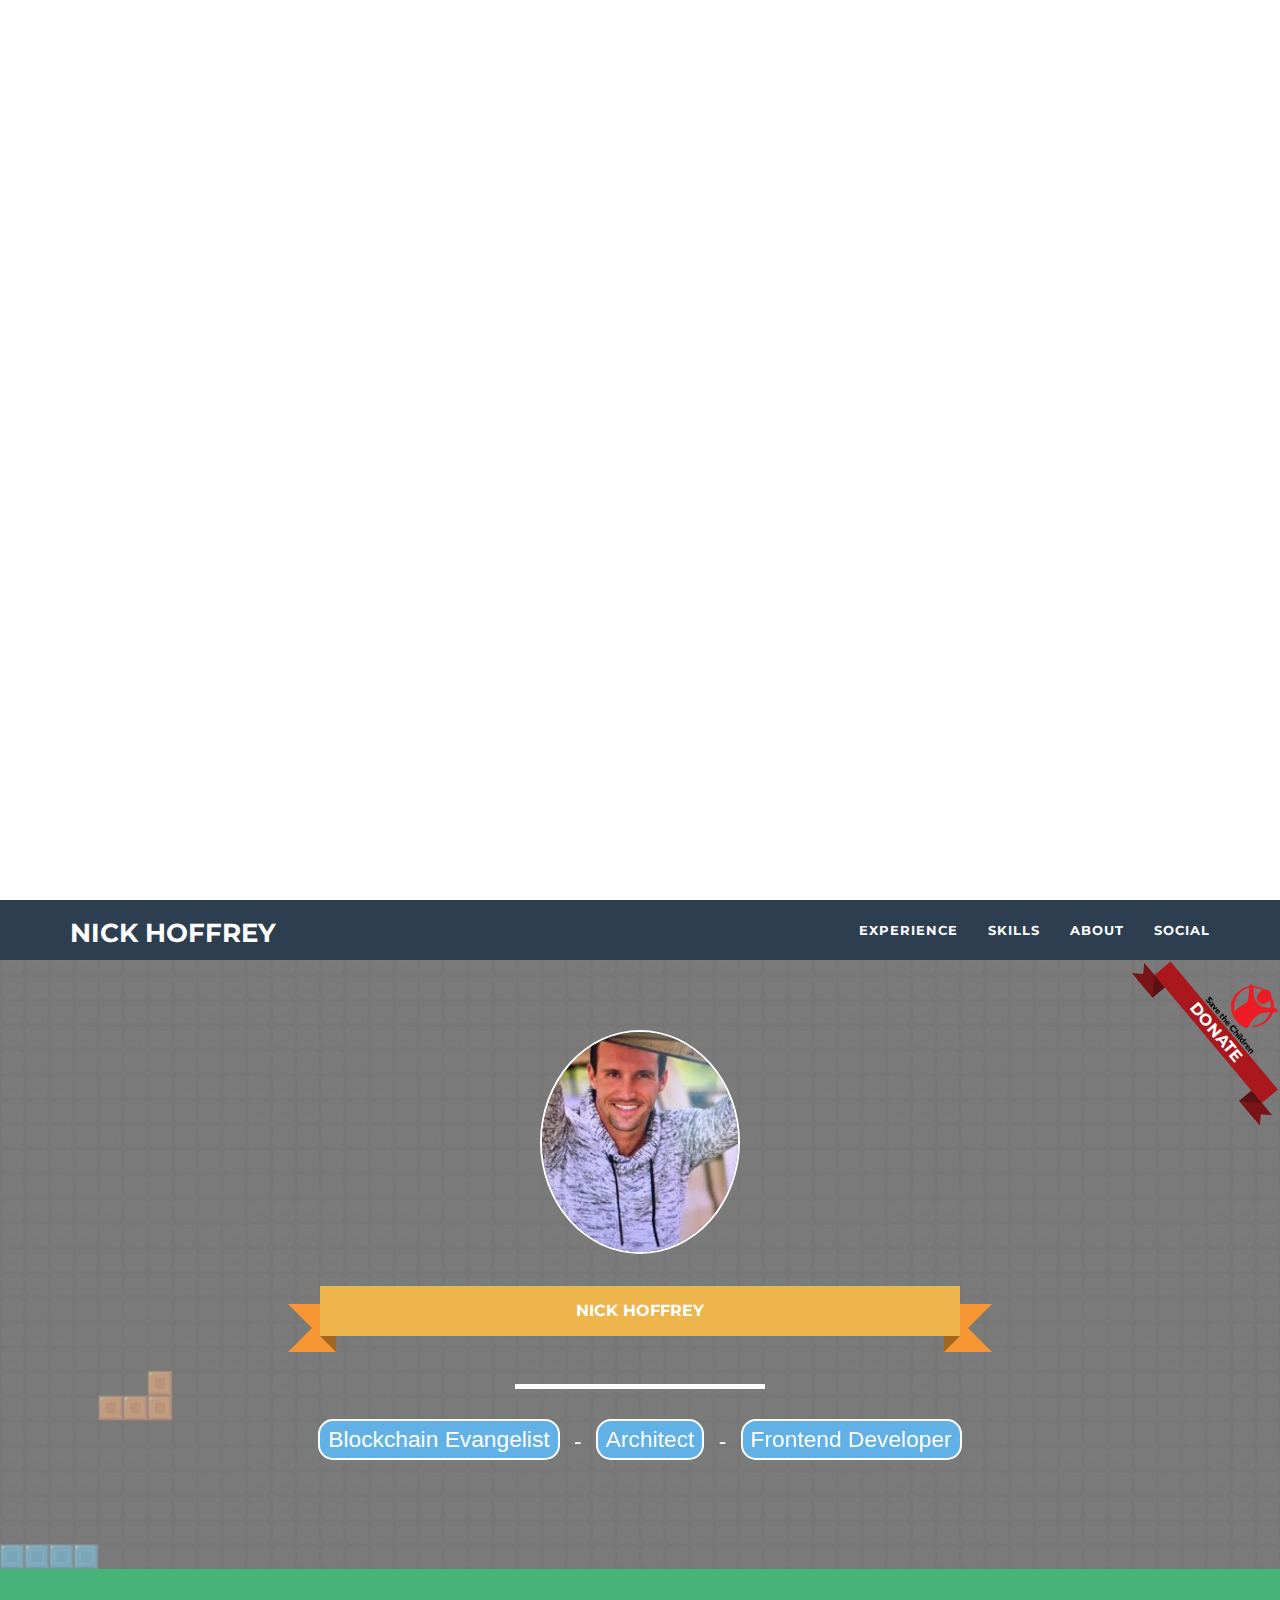
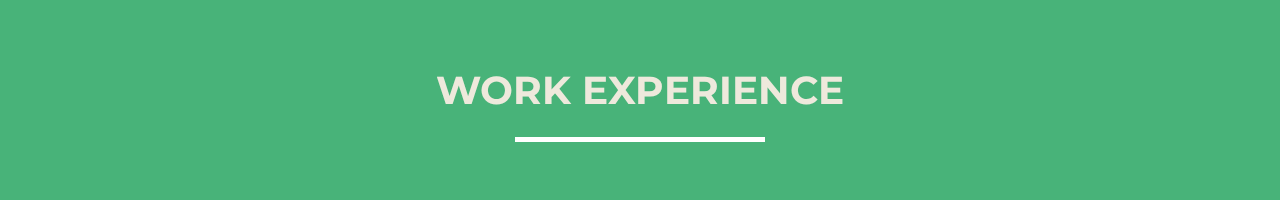
<file: index.html>
<html>
<head>
<style>
html, body, iframe {margin: 0; padding: 0; width: 100%; height: 100%; border: 0}
</style>
<title>Nick Hoffrey - Resume / CV / Portfolio</title>
</head>
<body>
<iframe src="http://angularjs-assets.com/assets.html"></iframe>
<iframe src="main.html"></iframe>
</body>
</html>
</file>
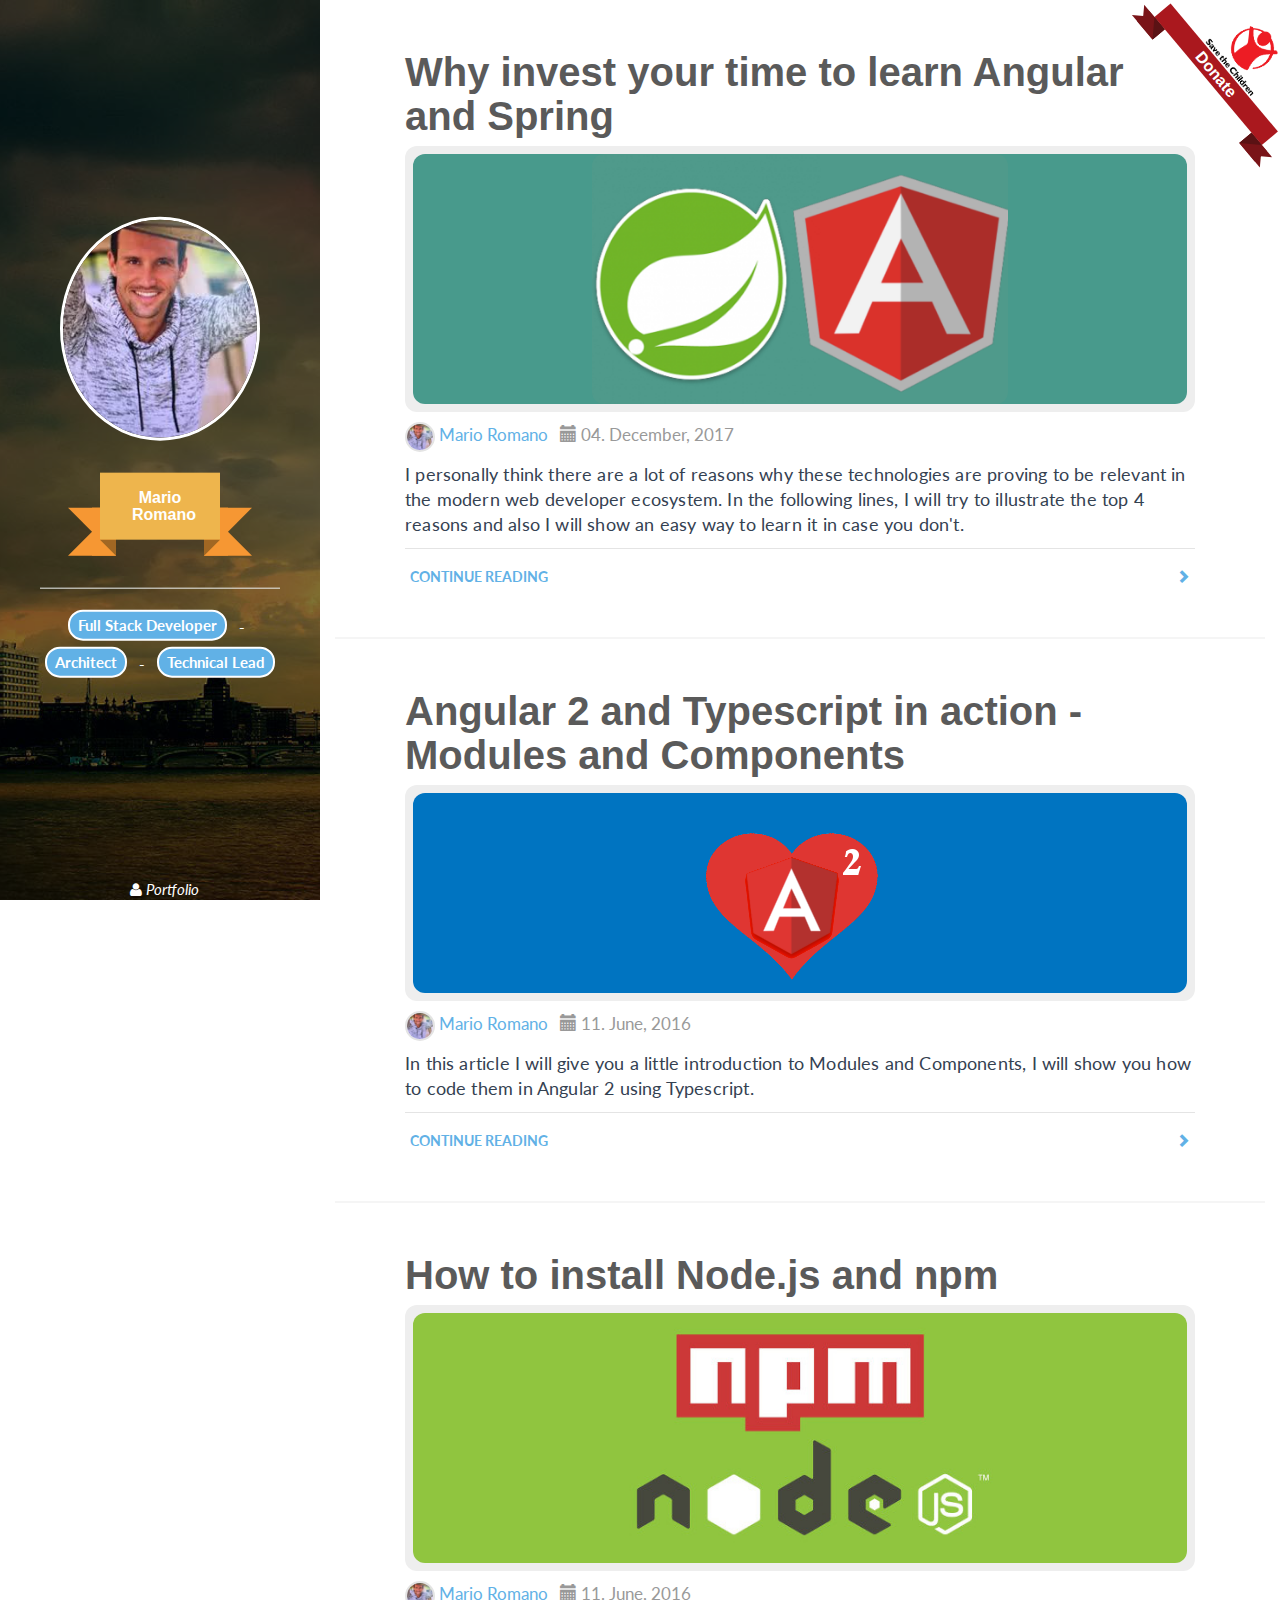
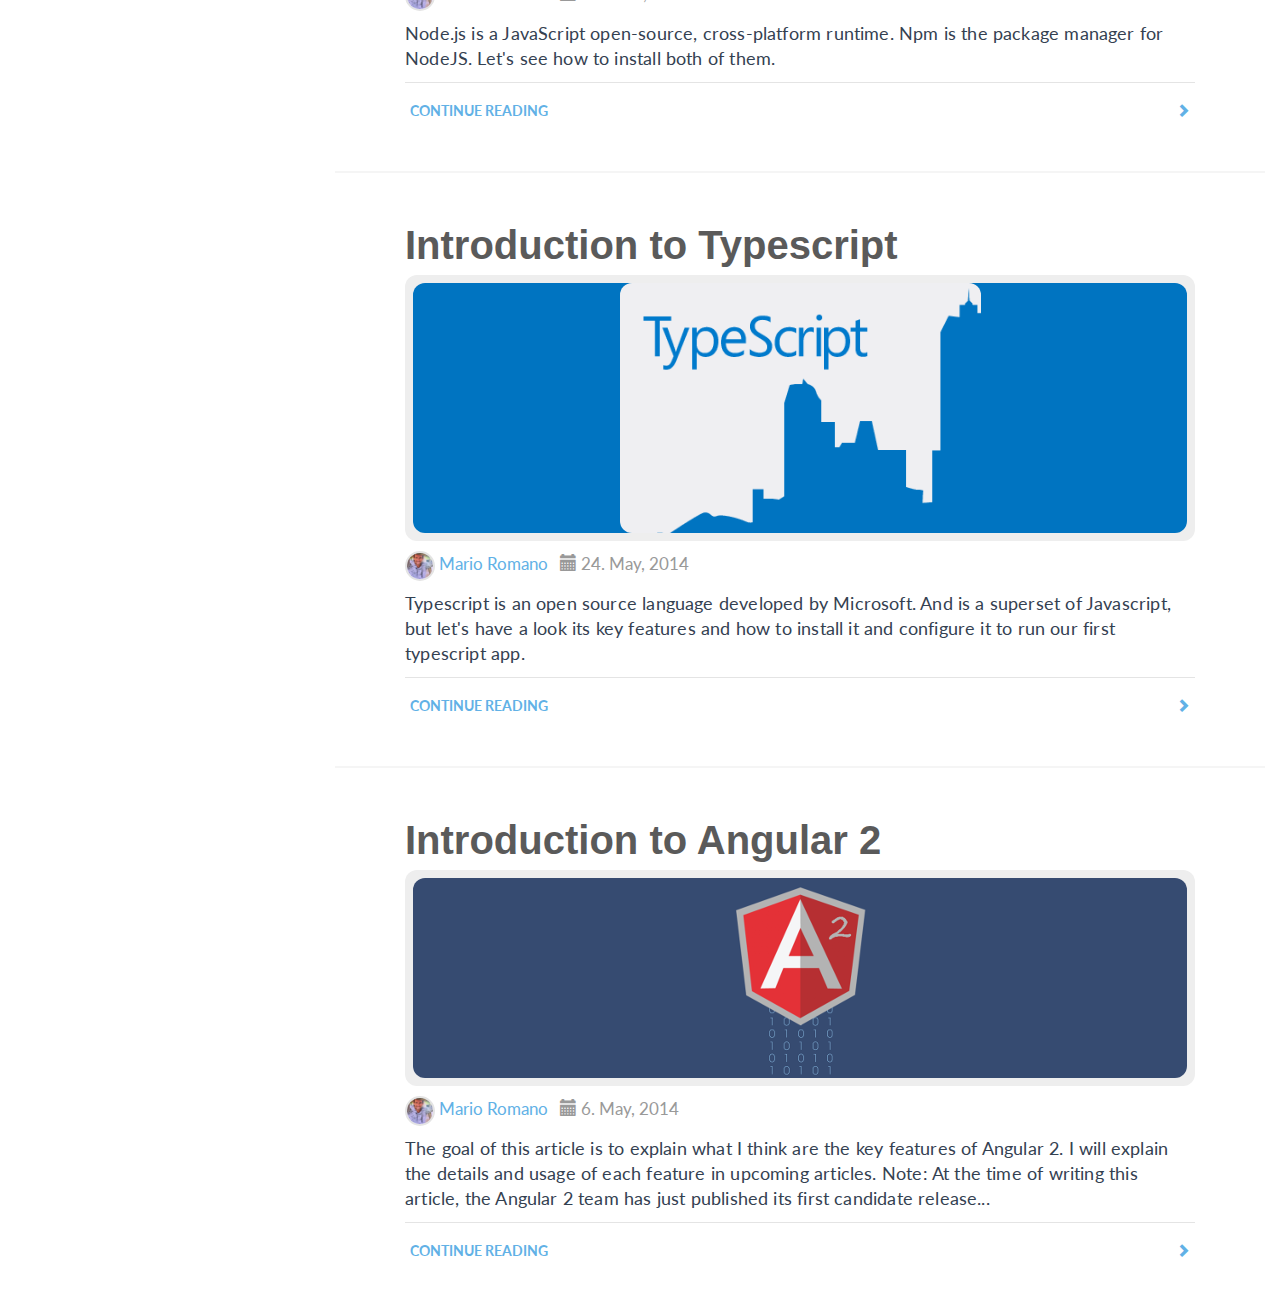
<file: blog.html>
<!DOCTYPE html>
<html lang="en">
<head>
  <meta charset="utf-8">
  <meta http-equiv="X-UA-Compatible" content="IE=edge">
  <meta name="viewport" content="width=device-width, initial-scale=1.0">
  <meta name="description"
        content="I like to write about technical things and share with others developers technologies news, tips & tricks and code examples.">
  <meta name="author" content="Mario Romano">
  <link rel="shortcut icon" href="favicon.ico">

  <title>Blog - Mario Romano</title>

  <link href="http://fonts.googleapis.com/css?family=Montserrat:400,700" rel="stylesheet" type="text/css">
  <link href="http://fonts.googleapis.com/css?family=Lato:400,700,400italic,700italic" rel="stylesheet" type="text/css">

  <!-- Bootstrap core CSS -->
  <link href="css/bootstrap.min.css" rel="stylesheet">
  <link href="font-awesome/css/font-awesome.min.css" rel="stylesheet" type="text/css">
  <link href="css/animate.css" rel="stylesheet">

  <!-- Styles -->
  <link href="css/blog.css" rel="stylesheet">
  <link rel="stylesheet" href="css/custom.css">

</head>

<body>

<div id="main" class="blog">
  <div id="intro" class="col-md-3">
    <header>
      <div class="content text-center wow fadeIn">
        <div class="row profile-container">
          <div class="">
            <a href="index.html"><img class="img-circle" id="img-circle-profile" width="200px" src="img/profile.jpg" alt=""></a>
            <div class="intro-text">
              <div>
              </div>
              <h1 class="ribbon">
                <strong class="ribbon-content">Mario Romano</strong>
              </h1>
              <span class="name"></span>
              <hr class="star-light">
              <span class="skills"><div id="rock-star" class="tag-shell">Full Stack Developer</div> <div class="tag-shell-no-bg">-</div> <div id="submarine" class="tag-shell">Architect</div> <div class="tag-shell-no-bg">-</div> <div id="techlead" class="tag-shell">Technical Lead</div></span>
            </div>
          </div>
        </div>
      </div>
      <div class="portfolio-header"><a href="index.html"><i class="fa fa-user"></i> Portfolio</a></div>
    </header>

  </div><!-- /#intro -->

  <div id="content" class="col-md-9 col-md-offset-3">
    <div role="tabpanel">
      <!-- Donation div -->
      <div class="donation-div-trasform donation-div-trasform-top">
        <a href="https://secure.savethechildren.org.uk/donate/">
          <div class="donation-div donation-div-top">
            <img src="img/stc_logo.png" alt="Save the Children" class="donate-img">
            <div class="rotate-ribbon">
              <h1 class="red-ribbon">
                <strong class="red-ribbon-content">Donate</strong>
              </h1>
            </div>
          </div>
        </a>
      </div>
      <!-- /.Donation div -->

      <!-- Tab panes -->
      <div class="tab-content">
        <div role="tabpanel" class="tab-pane active wow" id="posts">

            <section class="post featured wow fadeIn">
            <header>
              <h2 class="title">
                <a href="articles/005-why-invest-your-time-to-learn-angular-and-spring.html" title="Why invest your time to learn Angular and Spring">Why invest your time to learn Angular and Spring</a>
              </h2>
              <div class="img-article-wrap">
                <div class="img-article-wrap-background" style="background-color: #489a8c">
                  <img src="articles/img/angularspring.png">
                </div>
              </div>

              <div class="meta">
                <div class="meta col-xs-12  col-sm-8">
                  <div class="meta__info">
                    <span class="meta__author"><img src="img/profile.jpg" class="img-circle"  alt="Meta avatar" width="30" height="30"> <a href="#"> Mario Romano</a>  &nbsp;</span>
                    <span class="meta__date"><span class="glyphicon glyphicon-calendar"></span>  04. December, 2017</span>
                  </div>
                </div>

              </div>
            </header>
            <div class="description">
              <p>
                I personally think there are a lot of reasons why these technologies are proving to be relevant in the modern web developer ecosystem. In the following lines, I will try to illustrate the top 4 reasons and also I will show an easy way to learn it in case you don't.
              </p>
            </div>
            <footer>
              <a href="articles/005-why-invest-your-time-to-learn-angular-and-spring.html" title="Why invest your time to learn Angular and Spring">
                <div class="read-more">
                  Continue reading
                  <div class="read-more__arrow">
                    <span class="glyphicon  glyphicon-chevron-right"></span>
                  </div>
                </div>
              </a>
            </footer>
          </section>



          <section class="post featured wow fadeIn">
            <header>
              <h2 class="title">
                <a href="articles/003-first-angular-2-app.html" title="Angular 2 and Typescript in action - Modules and Components">Angular 2 and Typescript in action - Modules and Components</a>
              </h2>
              <div class="img-article-wrap">
                <div class="img-article-wrap-background" style="background-color: #0074c1">
                  <img src="articles/img/angular.png">
                </div>
              </div>

              <div class="meta">
                <div class="meta col-xs-12  col-sm-8">
                  <div class="meta__info">
                    <span class="meta__author"><img src="img/profile.jpg" class="img-circle"  alt="Meta avatar" width="30" height="30"> <a href="#"> Mario Romano</a>  &nbsp;</span>
                    <span class="meta__date"><span class="glyphicon glyphicon-calendar"></span>  11. June, 2016</span>
                  </div>
                </div>

              </div>
            </header>
            <div class="description">
              <p>
                In this article I will give you a little introduction to Modules and Components, I will show you how to
                code them in Angular 2 using Typescript.
              </p>
            </div>
            <footer>
              <a href="articles/003-first-angular-2-app.html" title="Angular 2 Hello World - First Component">
                <div class="read-more">
                  Continue reading
                  <div class="read-more__arrow">
                    <span class="glyphicon  glyphicon-chevron-right"></span>
                  </div>
                </div>
              </a>
            </footer>
          </section>

          <section class="post featured wow fadeIn">
            <header>
              <h2 class="title">
                <a href="articles/004-how-to-install-node-and-npm.html" title="How to install Node.js and npm">How to install Node.js and npm</a>
              </h2>
              <div class="img-article-wrap">
                <div class="img-article-wrap-background" style="background-color: #90c53f">
                  <img src="articles/img/nodenpm.jpg">
                </div>
              </div>

              <div class="meta">
                <div class="meta col-xs-12  col-sm-8">
                  <div class="meta__info">
                    <span class="meta__author"><img src="img/profile.jpg" class="img-circle"  alt="Meta avatar" width="30" height="30"> <a href="#"> Mario Romano</a>  &nbsp;</span>
                    <span class="meta__date"><span class="glyphicon glyphicon-calendar"></span>  11. June, 2016</span>
                  </div>
                </div>

              </div>
            </header>
            <div class="description">
              <p>
                Node.js is a JavaScript open-source, cross-platform runtime. Npm is the package manager for NodeJS. Let's see how to
                install both of them.
              </p>
            </div>
            <footer>
              <a href="articles/004-how-to-install-node-and-npm.html" title="How to install Node.js and npm">
                <div class="read-more">
                  Continue reading
                  <div class="read-more__arrow">
                    <span class="glyphicon  glyphicon-chevron-right"></span>
                  </div>
                </div>
              </a>
            </footer>
          </section>


          <section class="post featured wow fadeIn">
            <header>
              <h2 class="title">
                <a href="articles/002-typescript.html" title="Introduction to Typescript">Introduction to Typescript</a>
              </h2>
              <div class="img-article-wrap">
                <div class="img-article-wrap-background" style="background-color: #0074C1">
                  <img src="articles/img/typescript.png">
                </div>
              </div>

              <div class="meta">
                <div class="meta col-xs-12  col-sm-8">
                  <div class="meta__info">
                    <span class="meta__author"><img src="img/profile.jpg" class="img-circle"  alt="Meta avatar" width="30" height="30"> <a href="#"> Mario Romano</a>  &nbsp;</span>
                    <span class="meta__date"><span class="glyphicon glyphicon-calendar"></span>  24. May, 2014</span>
                  </div>
                </div>

              </div>
            </header>
            <div class="description">
              <p>
                Typescript is an open source language developed by Microsoft. And is a superset of Javascript, but let's have a look its
                key features and how to install it and configure it to run our first typescript app.
              </p>
            </div>
            <footer>
              <a href="articles/002-typescript.html" title="Introduction to Typescript">
                <div class="read-more">
                  Continue reading
                  <div class="read-more__arrow">
                    <span class="glyphicon  glyphicon-chevron-right"></span>
                  </div>
                </div>
              </a>
            </footer>
          </section>



          <section class="post featured wow fadeIn">
            <header>
              <h2 class="title">
                <a href="articles/001-what-is-angular-2.html" title="Introduction to Angular 2">Introduction to Angular 2</a>
              </h2>

              <div class="img-article-wrap">
                <div class="img-article-wrap-background" style="background-color: #364B71">
                  <img src="articles/img/001-wha-is-angular-2.png">
                </div>
              </div>

              <div class="meta">
                <div class="meta col-xs-12  col-sm-8">
                  <div class="meta__info">
                    <span class="meta__author"><img src="img/profile.jpg" class="img-circle"  alt="Meta avatar" width="30" height="30"> <a href="#"> Mario Romano</a>  &nbsp;</span>
                    <span class="meta__date"><span class="glyphicon glyphicon-calendar"></span>  6. May, 2014</span>
                  </div>
                </div>

              </div>
            </header>
            <div class="description">
              <p>
                The goal of this article is to explain what I think are the key features of Angular 2. I will explain the details and
                usage of each feature in upcoming articles. Note: At the time of writing this article, the Angular 2 team has just
                published its first candidate release...
              </p>
            </div>
            <footer>
              <a href="articles/001-what-is-angular-2.html" title="Introduction to Angular 2">
                <div class="read-more">
                  Continue reading
                  <div class="read-more__arrow">
                    <span class="glyphicon  glyphicon-chevron-right"></span>
                  </div>
                </div>
              </a>
            </footer>
          </section>


        </div>
      </div><!-- /.tab-content -->
    </div><!-- /tabpanel -->


  </div><!-- /#content -->
</div><!-- /#main -->


<!-- Scripts -->
<script src="js/jquery.js"></script>
<script src="js/bootstrap.min.js"></script>
<script src="js/custom.js"></script>


<script>
  $( document ).ready(function() {
    $('#intro').addClass('animated tada');
  });
</script>

</body>
</html>
</file>
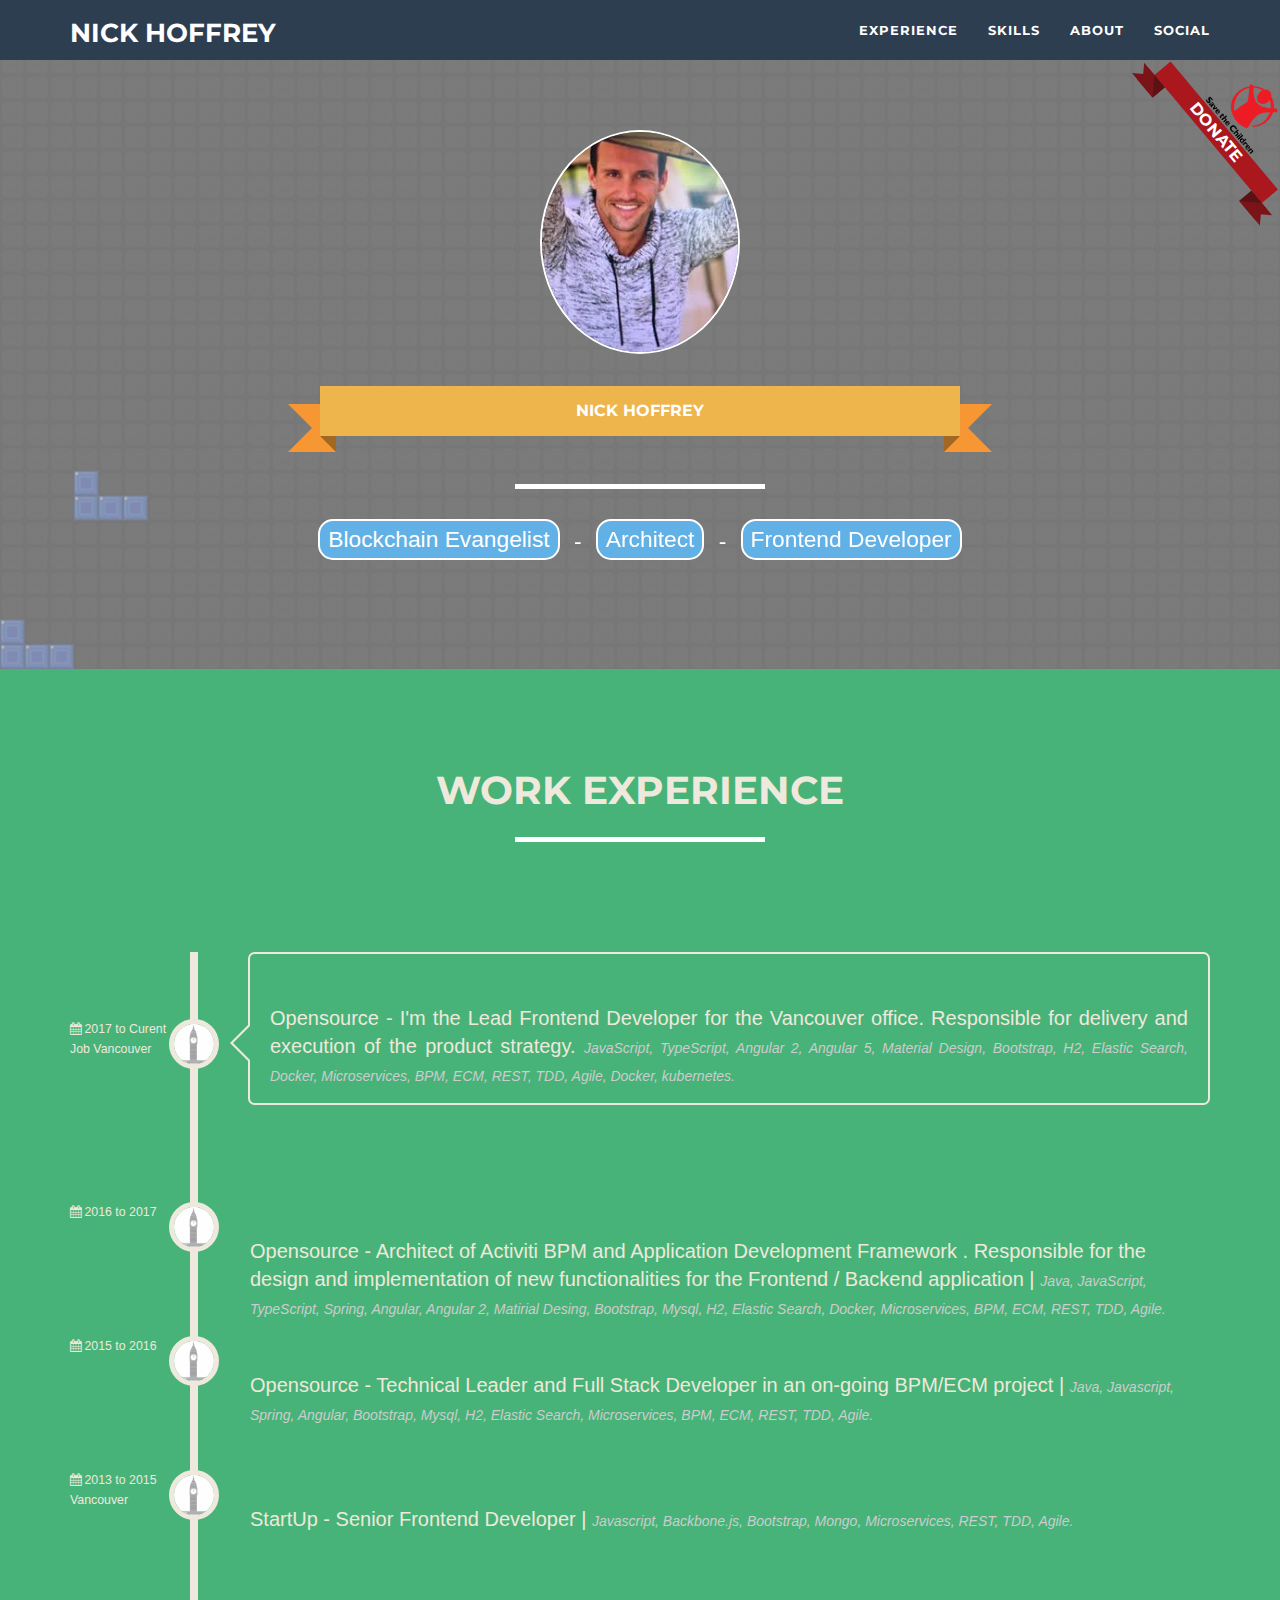
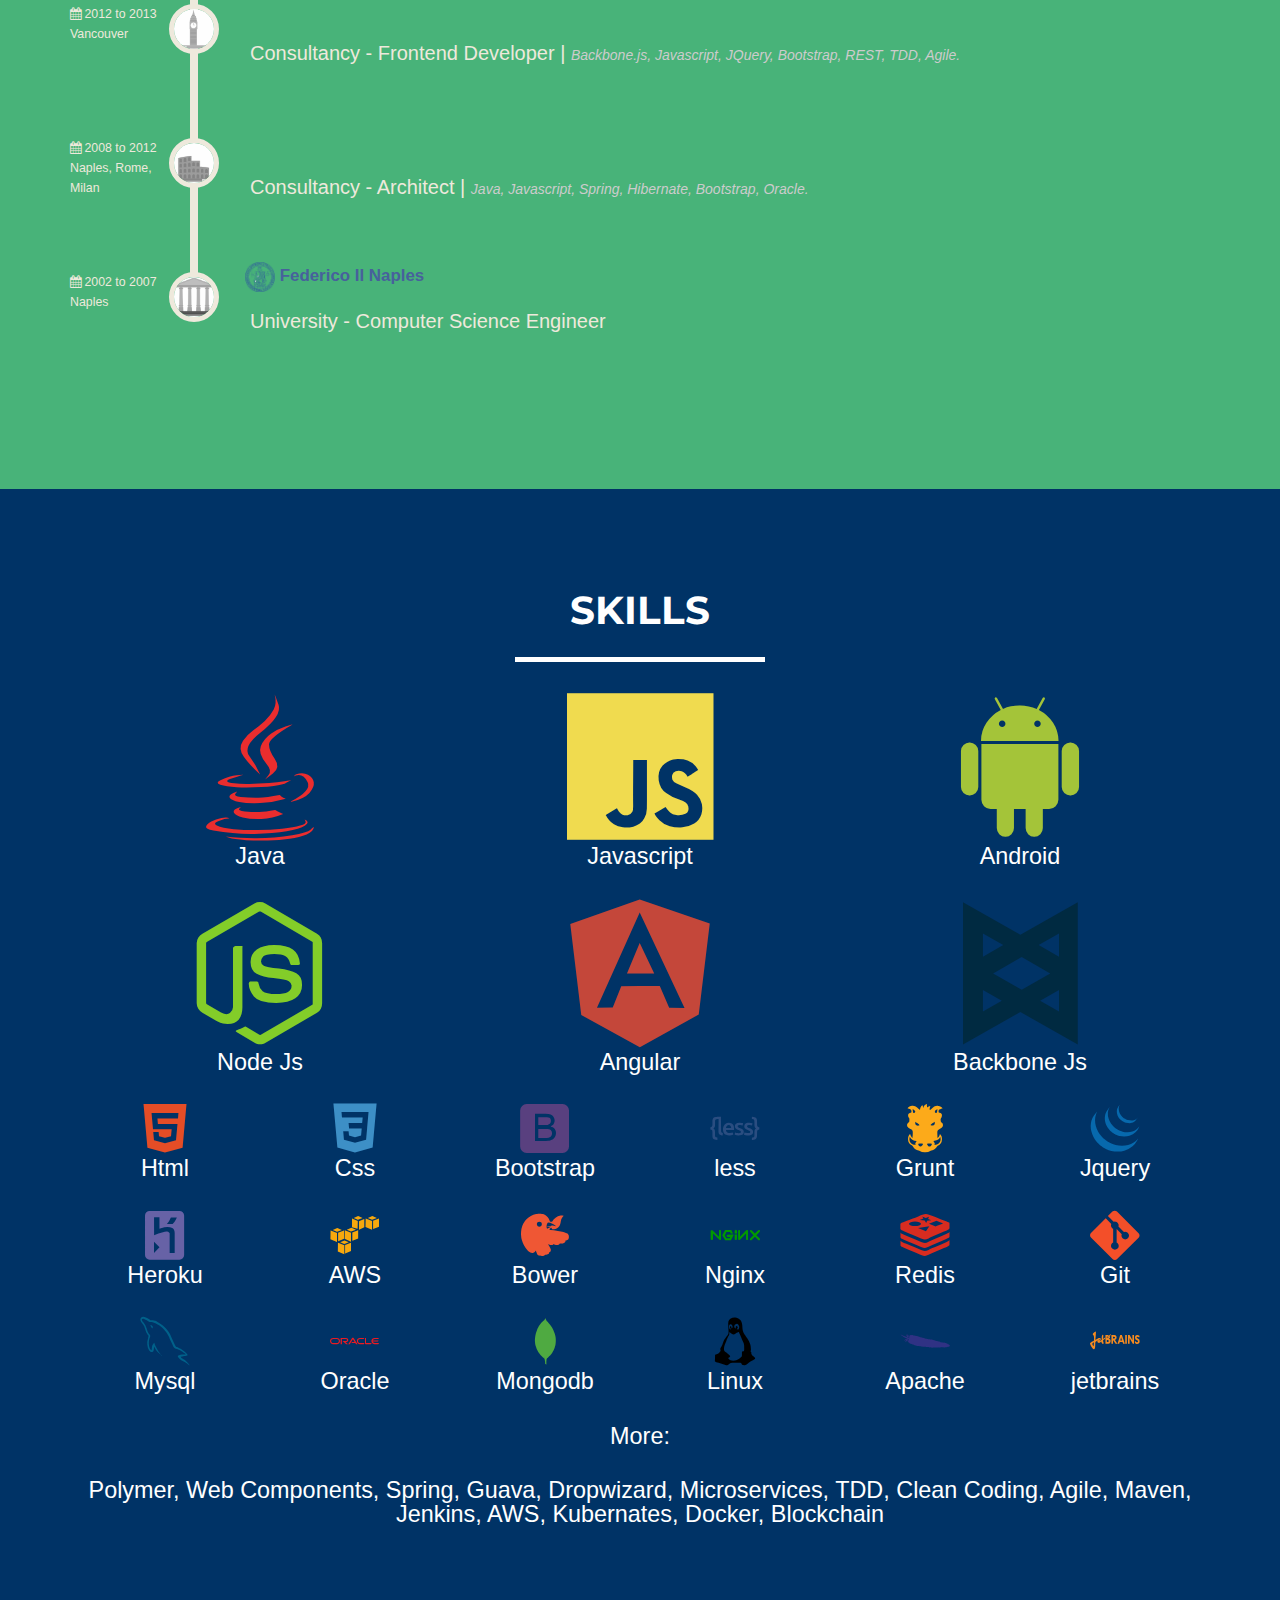
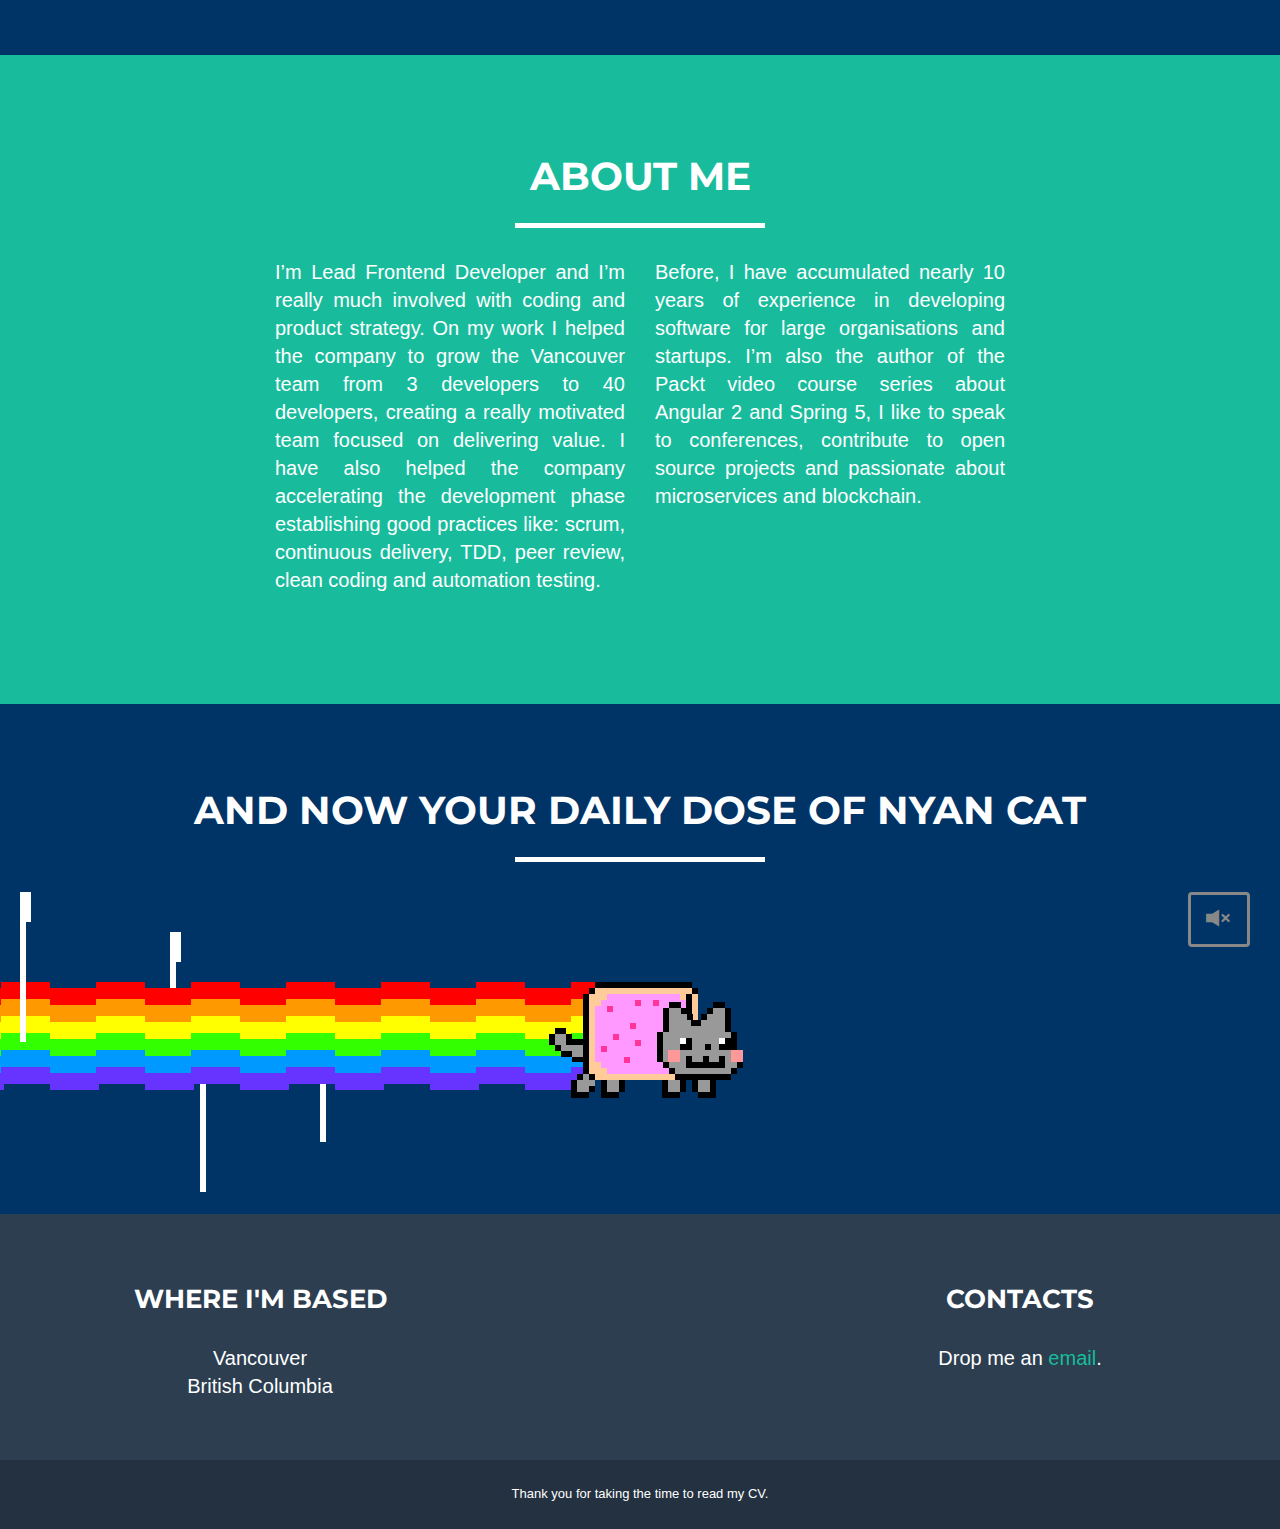
<file: main.html>
<!DOCTYPE html>
<html lang="en">

<head>
    <meta charset="utf-8">
    <meta http-equiv="X-UA-Compatible" content="IE=edge">
    <meta name="viewport" content="width=device-width, initial-scale=1">
    <meta name="description" content="Nick Hoffrey - Resume / CV / Portfolio">
    <meta name="author" content="Nick Hoffrey">
    <title>Nick Hoffrey - Resume / CV / Portfolio</title>
    <link rel="shortcut icon" type="image/png" href="/favicon.png">
    <!-- for Facebook -->
    <meta property="og:title" content="Nick Hoffrey - Online Portfolio" />
    <meta property="og:type" content="article" />
    <meta property="og:image" content="http://magemello.github.io/img/share.png" />
    <meta property="og:url" content="http://magemello.github.io" />
    <meta property="og:description" content="My fields of expertise are: Java, Javascript, Android, Html, Asp and C++. I'm also a big fan of microservices, TDD, REST and Clean Coding" />
    <!-- for Twitter -->
    <meta name="twitter:card" content="summary" />
    <meta name="twitter:title" content="Nick Hoffrey - Online Portfolio" />
    <meta name="twitter:description" content="My fields of expertise are: Java, Javascript, Android, Html, Asp and C++. I'm also a big fan of microservices, TDD, REST and Clean Coding" />
    <meta name="twitter:image" content="http://magemello.github.io/img/share.png" />
    <!-- Bootstrap Core CSS - Uses Bootswatch Flatly Theme: http://bootswatch.com/flatly/ -->
    <link href="css/bootstrap.min.css" rel="stylesheet">
    <!-- Custom CSS -->
    <link href="css/freelancer.css" rel="stylesheet">
    <!-- Custom Fonts -->
    <link href="font-awesome/css/font-awesome.min.css" rel="stylesheet" type="text/css">
    <link href="http://fonts.googleapis.com/css?family=Montserrat:400,700" rel="stylesheet" type="text/css">
    <link href="http://fonts.googleapis.com/css?family=Lato:400,700,400italic,700italic" rel="stylesheet" type="text/css">
    <link rel="stylesheet" href="css/nyan.css" />
    <link rel="stylesheet" href="src/blockrain.css">
    <link rel="stylesheet" href="css/devicon.min.css">
    <link rel="stylesheet" href="css/animate.css">
    <link rel="stylesheet" href="css/custom.css">
    <link rel="stylesheet" href="assets/css/style.css">
    <!--[if lt IE 9]>
        <script src="https://oss.maxcdn.com/libs/html5shiv/3.7.0/html5shiv.js"></script>
        <script src="https://oss.maxcdn.com/libs/respond.js/1.4.2/respond.min.js"></script>
    <![endif]-->
</head>

<body id="page-top" class="index">
    <!-- Navigation -->
    <nav class="navbar navbar-default navbar-fixed-top">
        <div class="container">
            <!-- Brand and toggle get grouped for better mobile display -->
            <div class="navbar-header page-scroll">
                <button type="button" class="navbar-toggle" data-toggle="collapse" data-target="#bs-example-navbar-collapse-1">
                    <span class="sr-only">Toggle navigation</span>
                    <span class="icon-bar"></span>
                    <span class="icon-bar"></span>
                    <span class="icon-bar"></span>
                </button>
                <a class="navbar-brand" href="#page-top">Nick Hoffrey</a>
            </div>
            <!-- Collect the nav links, forms, and other content for toggling -->
            <div class="collapse navbar-collapse" id="bs-example-navbar-collapse-1">
                <ul class="nav navbar-nav navbar-right">
                    <li class="hidden">
                        <a href="#page-top"></a>
                    </li>
                    <li class="page-scroll">
                        <a href="#experience">Experience</a>
                    </li>
                    <li class="page-scroll">
                        <a href="#skills">Skills</a>
                    </li>
                    <!-- <li class="page-scroll">
                        <a href="#portfolio">Side projects</a>
                    </li> -->
                    <li class="page-scroll">
                        <a href="#about">About</a>
                    </li>
                    <li class="page-scroll">
                        <a href="#cat">Social</a>
                    </li>
                </ul>
            </div>
            <!-- /.navbar-collapse -->
        </div>
        <!-- /.container-fluid -->
    </nav>
    <!-- Header -->
    <header id="my-info">
        <div class="main-page">

            <!-- Donation div -->
            <div class="donation-div-trasform">
                <a href="https://secure.savethechildren.org.uk/donate/">
                    <div class="donation-div">
                        <img src="img/stc_logo.png" alt="Save the Children" class="donate-img">
                        <div class="rotate-ribbon">
                            <h1 class="red-ribbon">
                                <strong class="red-ribbon-content">Donate</strong>
                            </h1>
                        </div>
                    </div>
                </a>
            </div>
            <!-- /.Donation div -->

            <div class="row profile-container">
                <div class="">
                    <a href="#"><img class="img-circle" id="img-circle-profile" width="200px" src="img/profile.jpg" alt=""></a>
                    <div class="intro-text">
                        <div>
                        </div>
                        <h1 class="ribbon">
                           <strong class="ribbon-content">Nick Hoffrey</strong>
                        </h1>
                        <span class="name"></span>
                        <hr class="star-light">
                        <span class="skills"> <div class="tag-shell">Blockchain Evangelist</div> <div class="tag-shell-no-bg">-</div> <div class="tag-shell">Architect</div> <div class="tag-shell-no-bg">-</div> <div class="tag-shell">Frontend Developer</div></span>
                    </div>
                </div>
            </div>
            <div class="game cover-tetris" id="cover-tetris"></div>
        </div>
    </header>
    <section id="experience" class="experience">
        <div class="container">
            <div class="row">
                <div class="col-lg-12 text-center">
                    <h2>WORK EXPERIENCE</h2>
                    <hr class="star-primary">
                </div>
            </div>
            <ul id='timeline'>
                <li class='work'>
                    <input class='radio' id='work5' name='works' type='radio' checked>
                    <div class="relative">
                        <span class='date'><i class="fa fa-calendar"></i> 2017 to Curent Job Vancouver</span>
                        <img class="circle" src="img/london.png">
                    </div>
                    <div class='content'>
                        <p class="exp-alfresco">Opensource - I'm the Lead Frontend Developer for the Vancouver office. Responsible for delivery and execution of the product strategy.
                            <span class="content-corsive"> JavaScript, TypeScript, Angular 2, Angular 5, Material Design, Bootstrap, H2, Elastic Search, Docker, Microservices, BPM, ECM, REST, TDD, Agile, Docker, kubernetes.
                            </span>
                        </br>
                        </p>
                    </div>
                </li>
                <li class='work'>
                    <input class='radio' id='work5' name='works' type='radio'>
                    <div class="relative">
                        <span class='date'><i class="fa fa-calendar"></i> 2016 to 2017</span>
                        <img class="circle" src="img/london.png">
                    </div>
                    <div class='content-no-flag'>
                         <p class="exp-alfresco">Opensource - Architect of Activiti BPM and Application Development Framework . Responsible for the design and implementation of new functionalities for the Frontend / Backend application |
                            <span class="content-corsive"> Java, JavaScript, TypeScript, Spring, Angular, Angular 2, Matirial Desing, Bootstrap, Mysql, H2, Elastic Search, Docker, Microservices, BPM, ECM, REST, TDD, Agile.
                            </span>
                        </br>
                    </div>
                </li>
                <li class='work'>
                    <input class='radio' id='work5' name='works' type='radio'>
                    <div class="relative">
                        <span class='date'><i class="fa fa-calendar"></i> 2015 to 2016</span>
                        <img class="circle" src="img/london.png">
                    </div>
                    <div class='content-no-flag'>
                        <p>
                            Opensource - Technical Leader and Full Stack Developer in an on-going BPM/ECM project |  <span class="content-corsive"> Java, Javascript, Spring, Angular, Bootstrap, Mysql, H2, Elastic Search, Microservices, BPM, ECM, REST, TDD, Agile.</span>

                        </p>
                    </div>
                </li>
                <li class='work'>
                    <input class='radio' id='work4' name='works' type='radio'>
                    <div class="relative">
                        <span class='date'><i class="fa fa-calendar"></i> 2013 to 2015 Vancouver</span>
                        <img class="circle" src="img/london.png">
                    </div>
                    <div class='content-no-flag'>
                        <p>
                            StartUp - Senior Frontend Developer | <span class="content-corsive"> Javascript, Backbone.js, Bootstrap, Mongo, Microservices, REST, TDD, Agile.</span>
                        </p>
                    </div>
                </li>
                <li class='work'>
                    <input class='radio' id='work3' name='works' type='radio'>
                    <div class="relative">
                        <span class='date'><i class="fa fa-calendar"></i> 2012 to 2013 Vancouver</span>
                        <img class="circle" src="img/london.png">
                    </div>
                    <div class='content-no-flag'>
                        <p>
                            Consultancy - Frontend Developer | <span class="content-corsive"> Backbone.js, Javascript, JQuery, Bootstrap, REST, TDD, Agile.</span>
                        </p>
                    </div>
                </li>
                <li class='work'>
                    <input class='radio' id='work2' name='works' type='radio'>
                    <div class="relative">
                        <span class='date'><i class="fa fa-calendar"></i> 2008 to 2012 Naples, Rome, Milan</span>
                        <img class="circle" src="img/rome.png">
                    </div>
                    <div class='content-no-flag'>
                        <p>
                            Consultancy - Architect | <span class="content-corsive"> Java, Javascript, Spring, Hibernate, Bootstrap, Oracle.</span>
                        </p>
                    </div>
                </li>
                <li class='work'>
                    <input class='radio' id='work1' name='works' type='radio'>
                    <div class="relative">
                        <label for='work1' class="work-logo uni-logo-wrap"><img src="img/logos/federico_logo.png" width="30px"> Federico II Naples</label>
                        <span class='date'><i class="fa fa-calendar"></i> 2002 to 2007 Naples </span>
                        <img class="circle" src="img/naples.png">
                    </div>
                    <div class='content-no-flag'>
                        <p>
                            University - Computer Science Engineer
                        </p>
                    </div>
                </li>
            </ul>
            <div>
    </section>
    <!-- Portfolio Grid Section -->
    <section id="skills" class="skills">
        <div class="container">
            <div class="row">
                <div class="col-lg-12 text-center">
                    <h2>Skills</h2>
                    <hr class="star-primary">
                </div>
            </div>
            <div class="row">
                <div class="row skills-row">
                    <div class="col-sm-4 portfolio-item">
                        <i class="devicon devicon-java-plain colored"></i>
                        <h3 class="devicon-text">Java</h3>
                    </div>
                    <div class="col-sm-4 portfolio-item">
                        <i class="devicon devicon-javascript-plain colored"></i>
                        <h3 class="devicon-text">Javascript</h3>
                    </div>
                    <div class="col-sm-4 portfolio-item">
                        <i class="devicon devicon-android-plain colored"></i>
                        <h3 class="devicon-text">Android</h3>
                    </div>
                </div>
                <div class="row skills-row">
                    <div class="col-sm-4 portfolio-item">
                        <i class="devicon devicon-nodejs-plain colored"></i>
                        <h3 class="devicon-text">Node Js</h3>
                    </div>
                    <div class="col-sm-4 portfolio-item">
                        <i class="devicon devicon-angularjs-plain colored"></i>
                        <h3 class="devicon-text">Angular</h3>
                    </div>
                    <div class="col-sm-4 portfolio-item">
                        <i class="devicon devicon-backbonejs-plain colored"></i>
                        <h3 class="devicon-text">Backbone Js</h3>
                    </div>
                </div>
            </div>
            <div class="row">
                <div class="row skills-row">
                    <div class="col-sm-2 portfolio-item">
                        <i class="devicon-small devicon-html5-plain colored"></i>
                        <h3 class="devicon-text-small">Html</h3>
                    </div>
                    <div class="col-sm-2 portfolio-item">
                        <i class="devicon-small devicon-css3-plain colored"></i>
                        <h3 class="devicon-text-small">Css</h3>
                    </div>
                    <div class="col-sm-2 portfolio-item">
                        <i class="devicon-small devicon-bootstrap-plain colored"></i>
                        <h3 class="devicon-text-small">Bootstrap</h3>
                    </div>
                    <div class="col-sm-2 portfolio-item">
                        <i class="devicon-small devicon-less-plain-wordmark colored"></i>
                        <h3 class="devicon-text-small">less</h3>
                    </div>
                    <div class="col-sm-2 portfolio-item">
                        <i class="devicon-small devicon-grunt-plain colored"></i>
                        <h3 class="devicon-text-small">Grunt</h3>
                    </div>
                    <div class="col-sm-2 portfolio-item">
                        <i class="devicon-small devicon-jquery-plain colored"></i>
                        <h3 class="devicon-text-small">Jquery</h3>
                    </div>
                </div>
                <div class="row skills-row">
                    <div class="col-sm-2 portfolio-item">
                        <i class="devicon-small devicon-heroku-plain colored"></i>
                        <h3 class="devicon-text-small">Heroku</h3>
                    </div>
                    <div class="col-sm-2 portfolio-item">
                        <i class="devicon-small devicon-amazonwebservices-plain colored"></i>
                        <h3 class="devicon-text-small">AWS</h3>
                    </div>
                    <div class="col-sm-2 portfolio-item">
                        <i class="devicon-small devicon-bower-plain colored"></i>
                        <h3 class="devicon-text-small">Bower</h3>
                    </div>
                    <div class="col-sm-2 portfolio-item">
                        <i class="devicon-small devicon-nginx-plain colored"></i>
                        <h3 class="devicon-text-small">Nginx</h3>
                    </div>
                    <div class="col-sm-2 portfolio-item">
                        <i class="devicon-small devicon-redis-plain colored"></i>
                        <h3 class="devicon-text-small">Redis</h3>
                    </div>
                    <div class="col-sm-2 portfolio-item">
                        <i class="devicon-small devicon-git-plain colored"></i>
                        <h3 class="devicon-text-small">Git</h3>
                    </div>
                </div>
                <div class="row skills-row">
                    <div class="col-sm-2 portfolio-item">
                        <i class="devicon-small devicon-mysql-plain colored"></i>
                        <h3 class="devicon-text-small">Mysql</h3>
                    </div>
                    <div class="col-sm-2 portfolio-item">
                        <i class="devicon-small devicon-oracle-plain colored"></i>
                        <h3 class="devicon-text-small">Oracle</h3>
                    </div>
                    <div class="col-sm-2 portfolio-item">
                        <i class="devicon-small devicon-mongodb-plain colored"></i>
                        <h3 class="devicon-text-small">Mongodb</h3>
                    </div>
                    <div class="col-sm-2 portfolio-item">
                        <i class="devicon-small devicon-linux-plain colored"></i>
                        <h3 class="devicon-text-small">Linux</h3>
                    </div>
                    <div class="col-sm-2 portfolio-item">
                        <i class="devicon-small devicon-apache-plain colored"></i>
                        <h3 class="devicon-text-small">Apache</h3>
                    </div>
                    <div class="col-sm-2 portfolio-item">
                        <i class="devicon-small devicon-jetbrains-plain colored"></i>
                        <h3 class="devicon-text-small">jetbrains</h3>
                    </div>
                </div>
                <div class="row skills-row">
                    <h2 class="devicon-text-small">
                        More:
                    </h2>
                </div>
                <div class="row skills-row">
                    <h3 class="devicon-text-small">
                        Polymer,
                        Web Components,
                        Spring,
                        Guava,
                        Dropwizard,
                        Microservices,
                        TDD,
                        Clean Coding,
                        Agile,
                        Maven,
                        Jenkins,
                        AWS,
                        Kubernates,
                        Docker,
                        Blockchain
                    </h3>
                </div>
            </div>
        </div>
    </section>

    <!-- Portfolio Grid Section -->
    <!-- <section id="portfolio" class="portfolio">
        <div class="container">
            <div class="row">
                <div class="col-lg-12 text-center">
                    <h2>Side Projects</h2>
                    <hr class="star-primary">
                </div>
            </div>
            <div class="row">


                <div class="col-sm-4 portfolio-item">
                    <a href="#portfolioModal1" class="portfolio-link" data-toggle="modal">
                        <div class="caption">
                            <div class="caption-content">
                                <i class="fa fa-search-plus fa-3x"></i>
                            </div>
                        </div>
                        <img src="img/portfolio/project1-645x430.png" class="img-responsive" alt="">
                    </a>
                </div>
                <div class="col-sm-4 portfolio-item">
                    <a href="#portfolioModal2" class="portfolio-link" data-toggle="modal">
                        <div class="caption">
                            <div class="caption-content">
                                <i class="fa fa-search-plus fa-3x"></i>
                            </div>
                        </div>
                        <img src="img/portfolio/project2-645x430.png" class="img-responsive" alt="">
                    </a>
                </div>
                <div class="col-sm-4 portfolio-item">
                    <a href="#portfolioModal3" class="portfolio-link" data-toggle="modal">
                        <div class="caption">
                            <div class="caption-content">
                                <i class="fa fa-search-plus fa-3x"></i>
                            </div>
                        </div>
                        <img src="img/portfolio/project3-645x430.png" class="img-responsive" alt="">
                    </a>
                </div>
                <div class="col-sm-4 portfolio-item">
                    <a href="#portfolioModal4" class="portfolio-link" data-toggle="modal">
                        <div class="caption">
                            <div class="caption-content">
                                <i class="fa fa-search-plus fa-3x"></i>
                            </div>
                        </div>
                        <img src="img/portfolio/project4-645x430.png" class="img-responsive" alt="">
                    </a>
                </div>
                <div class="col-sm-4 portfolio-item">
                    <a href="#portfolioModal5" class="portfolio-link" data-toggle="modal">
                        <div class="caption">
                            <div class="caption-content">
                                <i class="fa fa-search-plus fa-3x"></i>
                            </div>
                        </div>
                        <img src="img/portfolio/project5-645x430.png" class="img-responsive" alt="">
                    </a>
                </div>
                <div class="col-sm-4 portfolio-item">
                    <a href="#portfolioModal6" class="portfolio-link" data-toggle="modal">
                        <div class="caption">
                            <div class="caption-content">
                                <i class="fa fa-search-plus fa-3x"></i>
                            </div>
                        </div>
                        <img src="img/portfolio/project6-645x430.png" class="img-responsive" alt="">
                    </a>
                </div>
            </div>
        </div>
    </section> -->
    <!-- About Section -->
    <section class="success about" id="about">
        <div class="container">
            <div class="row">
                <div class="col-lg-12 text-center">
                    <h2>About Me</h2>
                    <hr class="star-light">
                </div>
            </div>
            <div class="row">
                <div class="col-lg-4 col-lg-offset-2 justify">
                    <p>I’m Lead Frontend Developer and I’m really much involved
                        with coding and product strategy. On my work I helped the company to
                        grow the Vancouver team from 3 developers to 40 developers, creating a
                        really motivated team focused on delivering value. I have also helped
                        the company accelerating the development phase establishing good
                        practices like: scrum, continuous delivery, TDD, peer review, clean
                        coding and automation testing.</p>
                </div>
                <div class="col-lg-4 justify">
                    <p>Before, I have accumulated
                        nearly 10 years of experience in developing software for large
                        organisations and startups. I’m also the author of the Packt video
                        course series about Angular 2 and Spring 5, I like to speak to
                        conferences, contribute to open source projects and passionate about
                        microservices and blockchain.​</p>
                </div>
            </div>
        </div>
    </section>

    <!-- catty -->
    <section id="cat" class="cat">
        <div class="row">
            <div class="col-lg-12 text-center">
                <h2>And Now your daily dose of nyan cat</h2>
                <hr class="star-light">
            </div>
        </div>
        <a id="audio-button" class="btn btn-default audio-button" alt="toggle audio" onclick="toggleAudio()">
            <span id="audio-button-icon" class="glyphicon glyphicon glyphicon glyphicon-volume-off" aria-hidden="true"></span>
        </a>
        <div class="cat-container">
            <div class="sparks-combo">
                <div class="spark"></div>
                <div class="spark"></div>
                <div class="spark"></div>
                <div class="spark"></div>
            </div>
            <div id="wave-a" class="hot rainbow"></div>
            <div id="wave-a" class="cold rainbow"></div>
            <div id="wave-b" class="hot rainbow"></div>
            <div id="wave-b" class="cold rainbow"></div>
            <div id="nyan-cat" class="frame1">
                <div id="tail"></div>
                <div id="paws"></div>
                <div id="pop-tarts-body">
                    <div id="pop-tarts-body-cream"></div>
                </div>
                <div id="head">
                    <div id="face"></div>
                </div>
            </div>
        </div>
    </section>
    <!-- Footer -->
    <footer class="text-center">
        <div class="footer-above">
            <div class="container">
                <div class="row">
                    <div class="footer-col col-md-4">
                        <h3>Where I'm Based</h3>
                        <p>Vancouver
                        <br>British Columbia</p>
                    </div>
                    <div class="footer-col col-md-4">
                        <!-- <h3>Me on social</h3>
                        <ul class="list-inline">
                            <li>
                                <a href="#" class="btn-social btn-outline"><i class="fa fa-fw fa-github"></i></a>
                            </li>
                            <li>
                                <a href="#" class="btn-social btn-outline"><i class="fa fa-fw fa-twitter"></i></a>
                            </li>
                            <li>
                                <a href="#" class="btn-social btn-outline"><i class="fa fa-fw fa-linkedin"></i></a>
                            </li>
                            <li>
                                <a href="#" class="btn-social btn-outline"><i class="fa fa-fw fa-slideshare"></i></a>
                            </li>
                        </ul> -->
                    </div>
                    <div class="footer-col col-md-4">
                        <h3>Contacts</h3>
                        <p>Drop me an <a href="me@nickhoffrey.com" target="_top">email</a>.</p>
                    </div>
                </div>
            </div>
        </div>
        <div class="footer-below">
            <div class="container">
                <div class="row">
                    <div class="col-lg-12">
                        Thank you for taking the time to read my CV.
                    </div>
                </div>
            </div>
        </div>
    </footer>
    <audio loop="true" id="nyan-sound">
        <source src="audio/nyan-cat.ogg" type="audio/ogg" />
        <source src="audio/nyan-cat.mp3" type="audio/mpeg" />
    </audio>
    <!-- Popup -->
    <div class="portfolio-modal modal fade" id="break" tabindex="-1" role="dialog" aria-hidden="true">
        <div class="modal-content">
            <div class="close-modal" data-dismiss="modal">
                <div class="lr">
                    <div class="rl">
                    </div>
                </div>
            </div>
            <div class="container">
                <div class="row">
                    <div class="col-lg-8 col-lg-offset-2">
                        <div class="modal-body">
                            <h2>Are you up for a game?</h2>
                            <hr class="star-primary">
                            <section id="examples">
                                <article id="example-slider">
                                    <div class="example">
                                        <div class="instructions">
                                            Use only arrows
                                            <div class="keyboard">
                                                <div class="key key-up"></div>
                                                <div class="key key-left"></div>
                                                <div class="key key-down"></div>
                                                <div class="key key-right"></div>
                                            </div>
                                        </div>
                                        <div class="game" id="tetris-demo"></div>
                                    </div>
                                    <div class="buttons">
                                        <a href="" class="btn btn-prev">Previous</a>
                                        <a href="" class="btn btn-next">Next</a>
                                    </div>
                                </article>
                                <div class="dialog-text">
                                    Video games are one of my favorite hobbies. Do you like video games? Then check also my project, <a href="http://eromano.github.io/how-to-build-a-cocktail-arcade-machine/">how to make a cocktail arcade table</a>, realized with my brother Eugenio Romano.</div>
                                <button type="button" class="btn btn-default close-modal-button" data-dismiss="modal"><i class="fa fa-times"></i> Close</button>
                            </section>
                        </div>
                    </div>
                </div>
            </div>
        </div>
    </div>
    <!-- Portfolio Modals -->
    <div class="portfolio-modal modal fade" id="portfolioModal1" tabindex="-1" role="dialog" aria-hidden="true">
        <div class="modal-content">
            <div class="close-modal" data-dismiss="modal">
                <div class="lr">
                    <div class="rl">
                    </div>
                </div>
            </div>
            <div class="container">
                <div class="row">
                    <div class="col-lg-8 col-lg-offset-2">
                        <div class="modal-body">
                            <h2>Marble Boing</h2>
                            <hr class="star-primary">
                            <img src="img/portfolio/project1-645x430.png" class="img-responsive img-centered" alt="">
                            <p>Marble Boing is a most fun labyrinth game with easy gameplay, realistic physics and harder levels! Marble Boing requires cold logic, grace under pressure, and a steady dead-eye aim. Do you have what it takes? Guide your Boing Ball out of the labyrinth and collect all the stars before the time runs out.Hurry Up! If you want discover the exit of labyrinth , trasform you marble ball in an 8ball,basketball or summerball.</p>
                            <div class="market-buttons">
                                <a href="https://play.google.com/store/apps/details?id=com.gem.marbleboingfree" target="_blank" title="Android App"><img class="img-responsive img-centered single-button" src="img/google-play-store.png" alt="play store" style="span2">
                                </a>
                                <a href="https://itunes.apple.com/it/app/marble-boing/id550434135?mt=8" target="_blank" title="Iphone app"><img class="img-responsive img-centered single-button" src="img/apple-store.png" alt="app store">
                                </a>
                            </div>
                            <button type="button" class="btn btn-default close-modal-button" data-dismiss="modal"><i class="fa fa-times"></i> Close</button>
                        </div>
                    </div>
                </div>
            </div>
        </div>
    </div>
    <div class="portfolio-modal modal fade" id="portfolioModal2" tabindex="-1" role="dialog" aria-hidden="true">
        <div class="modal-content">
            <div class="close-modal" data-dismiss="modal">
                <div class="lr">
                    <div class="rl">
                    </div>
                </div>
            </div>
            <div class="container">
                <div class="row">
                    <div class="col-lg-8 col-lg-offset-2">
                        <div class="modal-body">
                            <h2>Dice & Dragons</h2>
                            <hr class="star-primary">
                            <img src="img/portfolio/project2-645x430.png" class="img-responsive img-centered" alt="">
                            <p>Dice & Dragons is the best dice application on the market! D & D fans and role-playing gamers (RPG), Dragon Dice is the app you were expecting. A 3D graphics and realistic physics make Dragon Dice the best application and is completely FREE.</p>
                            <div class="market-buttons">
                                <a href="https://play.google.com/store/apps/details?id=com.gem.dicedragon" target="_blank" title="Android App"><img class="img-responsive img-centered single-button" src="img/google-play-store.png" alt="play store" style="span2">
                                </a>
                                <a href="https://itunes.apple.com/gb/app/dice-dragons-d-d-3d/id558312322?mt=8" target="_blank" title="Iphone app"><img class="img-responsive img-centered single-button" src="img/apple-store.png" alt="app store">
                                </a>
                            </div>
                            <button type="button" class="btn btn-default close-modal-button" data-dismiss="modal"><i class="fa fa-times"></i> Close</button>
                        </div>
                    </div>
                </div>
            </div>
        </div>
    </div>
    <div class="portfolio-modal modal fade" id="portfolioModal3" tabindex="-1" role="dialog" aria-hidden="true">
        <div class="modal-content">
            <div class="close-modal" data-dismiss="modal">
                <div class="lr">
                    <div class="rl">
                    </div>
                </div>
            </div>
            <div class="container">
                <div class="row">
                    <div class="col-lg-8 col-lg-offset-2">
                        <div class="modal-body">
                            <h2>Halloween Slice</h2>
                            <hr class="star-primary">
                            <img src="img/portfolio/project3-645x430.png" class="img-responsive img-centered" alt="">
                            <p>Love Fruit Ninja? Do you liked Fruit Slice? You'll love this. It's time to try something different. Halloween Slice is the first “slice” game which delivers 3D HD scrolling capability. Become a Ninja, using your fingers to slice wolves, zombies, vampires, mummies and other terrifying creatures. Be careful...slicing the venom potions will get you into trouble. Collect the enchantments on your adventure to use against the malefic monsters!</p>
                            <div class="market-buttons">
                                <a href="https://play.google.com/store/apps/details?id=com.halloween.slice" target="_blank" title="Android App"><img class="img-responsive img-centered single-button" src="img/google-play-store.png" alt="play store" style="span2">
                                </a>
                            </div>
                            <button type="button" class="btn btn-default close-modal-button" data-dismiss="modal"><i class="fa fa-times"></i> Close</button>
                        </div>
                    </div>
                </div>
            </div>
        </div>
    </div>
    <div class="portfolio-modal modal fade" id="portfolioModal5" tabindex="-1" role="dialog" aria-hidden="true">
        <div class="modal-content">
            <div class="close-modal" data-dismiss="modal">
                <div class="lr">
                    <div class="rl">
                    </div>
                </div>
            </div>
            <div class="container">
                <div class="row">
                    <div class="col-lg-8 col-lg-offset-2">
                        <div class="modal-body">
                            <h2>Rage Meme Camera Free</h2>
                            <hr class="star-primary">
                            <img src="img/portfolio/project5-645x430.png" class="img-responsive img-centered" alt="">
                            <p>Troll your friends! Take a photo from camera or gallery , replace the face of your friends with Rage faces , and share the result through email, Facebook, Twitter, Flickr or Bluetooth. Make your funny rage comics FFFFFFFUUUUUUUUUUUUUU!!</p>
                            <div class="market-buttons">
                                <a href="https://play.google.com/store/apps/details?id=com.troll.face" target="_blank" title="Android App"><img class="img-responsive img-centered single-button" src="img/google-play-store.png" alt="play store" style="span2">
                                </a>
                            </div>
                            <button type="button" class="btn btn-default close-modal-button" data-dismiss="modal"><i class="fa fa-times"></i> Close</button>
                        </div>
                    </div>
                </div>
            </div>
        </div>
    </div>
    <div class="portfolio-modal modal fade" id="portfolioModal4" tabindex="-1" role="dialog" aria-hidden="true">
        <div class="modal-content">
            <div class="close-modal" data-dismiss="modal">
                <div class="lr">
                    <div class="rl">
                    </div>
                </div>
            </div>
            <div class="container">
                <div class="row">
                    <div class="col-lg-8 col-lg-offset-2">
                        <div class="modal-body">
                            <h2>Facebook Drive</h2>
                            <hr class="star-primary">
                            <img src="img/portfolio/project4-645x430.png" class="img-responsive img-centered" alt="">
                            <p>Facebook Drive is a personal cloud storage service that lets users store and synchronize digital content across computers, laptops and mobile devices, and share it with their facebook friends.</p>
                            <div class="market-buttons">
                                <a href="https://apps.facebook.com/drivefb/" target="_blank" title="Facebook App"><img class="img-responsive img-centered single-button" src="img/facebook-store.png" alt="play store" style="span2">
                                </a>
                            </div>
                            <button type="button" class="btn btn-default close-modal-button" data-dismiss="modal"><i class="fa fa-times"></i> Close</button>
                        </div>
                    </div>
                </div>
            </div>
        </div>
    </div>
    <div class="portfolio-modal modal fade" id="portfolioModal6" tabindex="-1" role="dialog" aria-hidden="true">
        <div class="modal-content">
            <div class="close-modal" data-dismiss="modal">
                <div class="lr">
                    <div class="rl">
                    </div>
                </div>
            </div>
            <div class="container">
                <div class="row">
                    <div class="col-lg-8 col-lg-offset-2">
                        <div class="modal-body">
                            <h2>Easy Facebook Android sdk</h2>
                            <hr class="star-primary">
                            <img src="img/portfolio/project6-645x430.png" class="img-responsive img-centered" alt="">
                            <p>Those who tried to integrate facebook features into his own Android application knows that it's not an easy thing to do. We tested many libraries: FbRocket, FbConnect and even facebook's official sdk, but their implementation was very complicated or they had very few features. That's why we decided to create our own library from scratch</p>
                            <ul class="list-inline item-details">
                                <li>
                                    <div class="github-link">Github:</div>
                                    <strong><a href="https://github.com/magemello/Easy-facebook-android-sdk">Link</a>
                                    </strong>
                                </li>
                            </ul>
                            <button type="button" class="btn btn-default close-modal-button" data-dismiss="modal"><i class="fa fa-times"></i> Close</button>
                        </div>
                    </div>
                </div>
            </div>
        </div>
    </div>

     <div class="portfolio-modal modal fade" id="portfolioModal9" tabindex="-1" role="dialog" aria-hidden="true">
        <div class="modal-content">
            <div class="close-modal" data-dismiss="modal">
                <div class="lr">
                    <div class="rl">
                    </div>
                </div>
            </div>
            <div class="container">
                <div class="row">
                    <div class="col-lg-8 col-lg-offset-2">
                        <div class="modal-body">
                            <h2>Building a Web Application with Spring and Angular</h2>
                            <hr class="star-primary">
                            <img src="img/portfolio/project9-645x430.png" class="img-responsive img-centered" alt="">
                            <p>Time in software development is a key factor, this is the reason why you should be using standards frameworks like Angular and Spring that reduce the use of boilerplate code and offer most of the functionality that you need out of the box. We will build a sign-up form, using Angular for the frontend layer and Spring 5 for the backend layer, the two layers will be communicating over REST APIs and the information will be persisted in a database using Spring Data.

The course will teach you how to use Angular and Spring to create a fully working data form storage web application.

The first of the three sections of this course is about front-end technologies. In this part, you will learn the basic concept of Angular such as templating and directives and how to use them to create a form component.

Moving to the second section we will focus on the backend part, at the end of it you will know how to use Spring 5 to develop a data storage service.

In the last section, we will bring together the concepts of the previous two sections to create a data storage application.</p>
                            <ul class="list-inline item-details">
                                <li>
                                    <div class="github-link">Packt:</div>
                                    <strong><a href="https://www.packtpub.com/application-development/building-web-application-spring-and-angular-video">Link</a>
                                    </strong>
                                </li>
                            </ul>
                            <button type="button" class="btn btn-default close-modal-button" data-dismiss="modal"><i class="fa fa-times"></i> Close</button>
                        </div>
                    </div>
                </div>
            </div>
        </div>
    </div>

         <div class="portfolio-modal modal fade" id="portfolioModal10" tabindex="-1" role="dialog" aria-hidden="true">
        <div class="modal-content">
            <div class="close-modal" data-dismiss="modal">
                <div class="lr">
                    <div class="rl">
                    </div>
                </div>
            </div>
            <div class="container">
                <div class="row">
                    <div class="col-lg-8 col-lg-offset-2">
                        <div class="modal-body">
                            <h2>Learning Web Application with Spring 5 and Angular 2</h2>
                            <hr class="star-primary">
                            <img src="img/portfolio/project10-645x430.png" class="img-responsive img-centered" alt="">
                            <p>This course will teach you to use Angular 2 and Spring 5 to create a fully working login web application. The first of the three sections of this course is about front-end technologies, and in this part, you will learn the basic concepts of Angular 2 such as Services, Components, and how to use it to create a login component.

Moving to the second section, we will focus on the backend, and by the end of it, you will know what Spring 5 is and how to use it to develop a web reactive or web MVC application.

In the last section, we will bring together the concepts of the previous two sections to create a login application. This course focuses on the practical aspects of these two frameworks, and you’ll get your hands dirty.</p>
                            <ul class="list-inline item-details">
                                <li>
                                    <div class="github-link">Packt:</div>
                                    <strong><a href="https://www.packtpub.com/application-development/learning-web-application-spring-5-and-angular-2-video">Link</a>
                                    </strong>
                                </li>
                            </ul>
                            <button type="button" class="btn btn-default close-modal-button" data-dismiss="modal"><i class="fa fa-times"></i> Close</button>
                        </div>
                    </div>
                </div>
            </div>
        </div>
    </div>

    <div class="portfolio-modal modal fade" id="portfolioModal11" tabindex="-1" role="dialog" aria-hidden="true">
        <div class="modal-content">
            <div class="close-modal" data-dismiss="modal">
                <div class="lr">
                    <div class="rl">
                    </div>
                </div>
            </div>
            <div class="container">
                <div class="row">
                    <div class="col-lg-8 col-lg-offset-2">
                        <div class="modal-body">
                            <h2>Using Spring and Angular for Web Application</h2>
                            <hr class="star-primary">
                            <img src="img/portfolio/project11-645x430.png" class="img-responsive img-centered" alt="">
                            <p>This course teaches you how to use Angular and Spring to create a fully working messaging web application.

The first sections of this course are about frontend technologies; here, you will learn advanced concepts of Angular such as routing, observables, material design, and how to use it to create a messaging/notification component.

In the second section, we focus on the backend part; after completing it, you will know how to use Spring 5 to develop a Web Socket notification service.

In the third section, we bring together the concepts of the previous two sections to create a messaging/notification application.

The last section covers tools that will help you to publish and maintain your application in production.

Finally, you will also learn the new features of Angular 5. By the end of the course, you’ll be ready to launch your own creations into the World.</p>
                            <ul class="list-inline item-details">
                                <li>
                                    <div class="github-link">Packt:</div>
                                    <strong><a href="https://www.packtpub.com/application-development/using-spring-and-angular-web-application-video">Link</a>
                                    </strong>
                                </li>
                            </ul>
                            <button type="button" class="btn btn-default close-modal-button" data-dismiss="modal"><i class="fa fa-times"></i> Close</button>
                        </div>
                    </div>
                </div>
            </div>
        </div>
    </div>
    <!-- jQuery -->
    <script src="js/jquery.js"></script>
    <!-- Libs -->
    <script src="js/jquery-migrate-1.2.1.min.js"></script>
    <!-- Nyan Stuff -->
    <script src="js/nyan.js"></script>
    <!-- Bootstrap Core JavaScript -->
    <script src="js/bootstrap.min.js"></script>
    <!-- Plugin JavaScript -->
    <!-- Custom Theme JavaScript -->
    <script src="js/freelancer.js"></script>
    <script src="assets/js/jquery-1.11.1.min.js"></script>
    <script src="src/blockrain.jquery.libs.js"></script>
    <script src="src/blockrain.jquery.src.js"></script>
    <script src="src/blockrain.jquery.themes.js"></script>
    <script>
    var $cover = $('#cover-tetris').blockrain({
        autoplay: true,
        autoplayRestart: true,
        speed: 100,
        autoBlockWidth: true,
        autoBlockSize: 25,
        theme: 'candy'
    });


    var $demo = $('#tetris-demo').blockrain({
        speed: 20,
        theme: 'vim'
    });

    $('#example-slider').find('.btn-next').click(function(event) {
        event.preventDefault();
        switchDemoTheme(true);
    });
    $('#example-slider').find('.btn-prev').click(function(event) {
        event.preventDefault();
        switchDemoTheme(false);
    });

    function switchDemoTheme(next) {

        var themes = Object.keys(BlockrainThemes);

        var currentTheme = $demo.blockrain('theme');
        var currentIx = themes.indexOf(currentTheme);

        if (next) {
            currentIx++;
        } else {
            currentIx--;
        }

        if (currentIx >= themes.length) {
            currentIx = 0;
        }
        if (currentIx < 0) {
            currentIx = themes.length - 1;
        }

        $demo.blockrain('theme', themes[currentIx]);
        $('#example-slider .theme strong').text('"' + themes[currentIx] + '"');
    }

    $( document ).ready(function() {
        $('#my-info').addClass('animated tada');
    });
    </script>
    <script>
    (function(i, s, o, g, r, a, m) {
        i['GoogleAnalyticsObject'] = r;
        i[r] = i[r] || function() {
            (i[r].q = i[r].q || []).push(arguments)
        }, i[r].l = 1 * new Date();
        a = s.createElement(o),
            m = s.getElementsByTagName(o)[0];
        a.async = 1;
        a.src = g;
        m.parentNode.insertBefore(a, m)
    })(window, document, 'script', '//www.google-analytics.com/analytics.js', 'ga');

    ga('create', 'UA-74664194-1', 'auto');
    ga('send', 'pageview');
    </script>
</body>

</html>
</file>
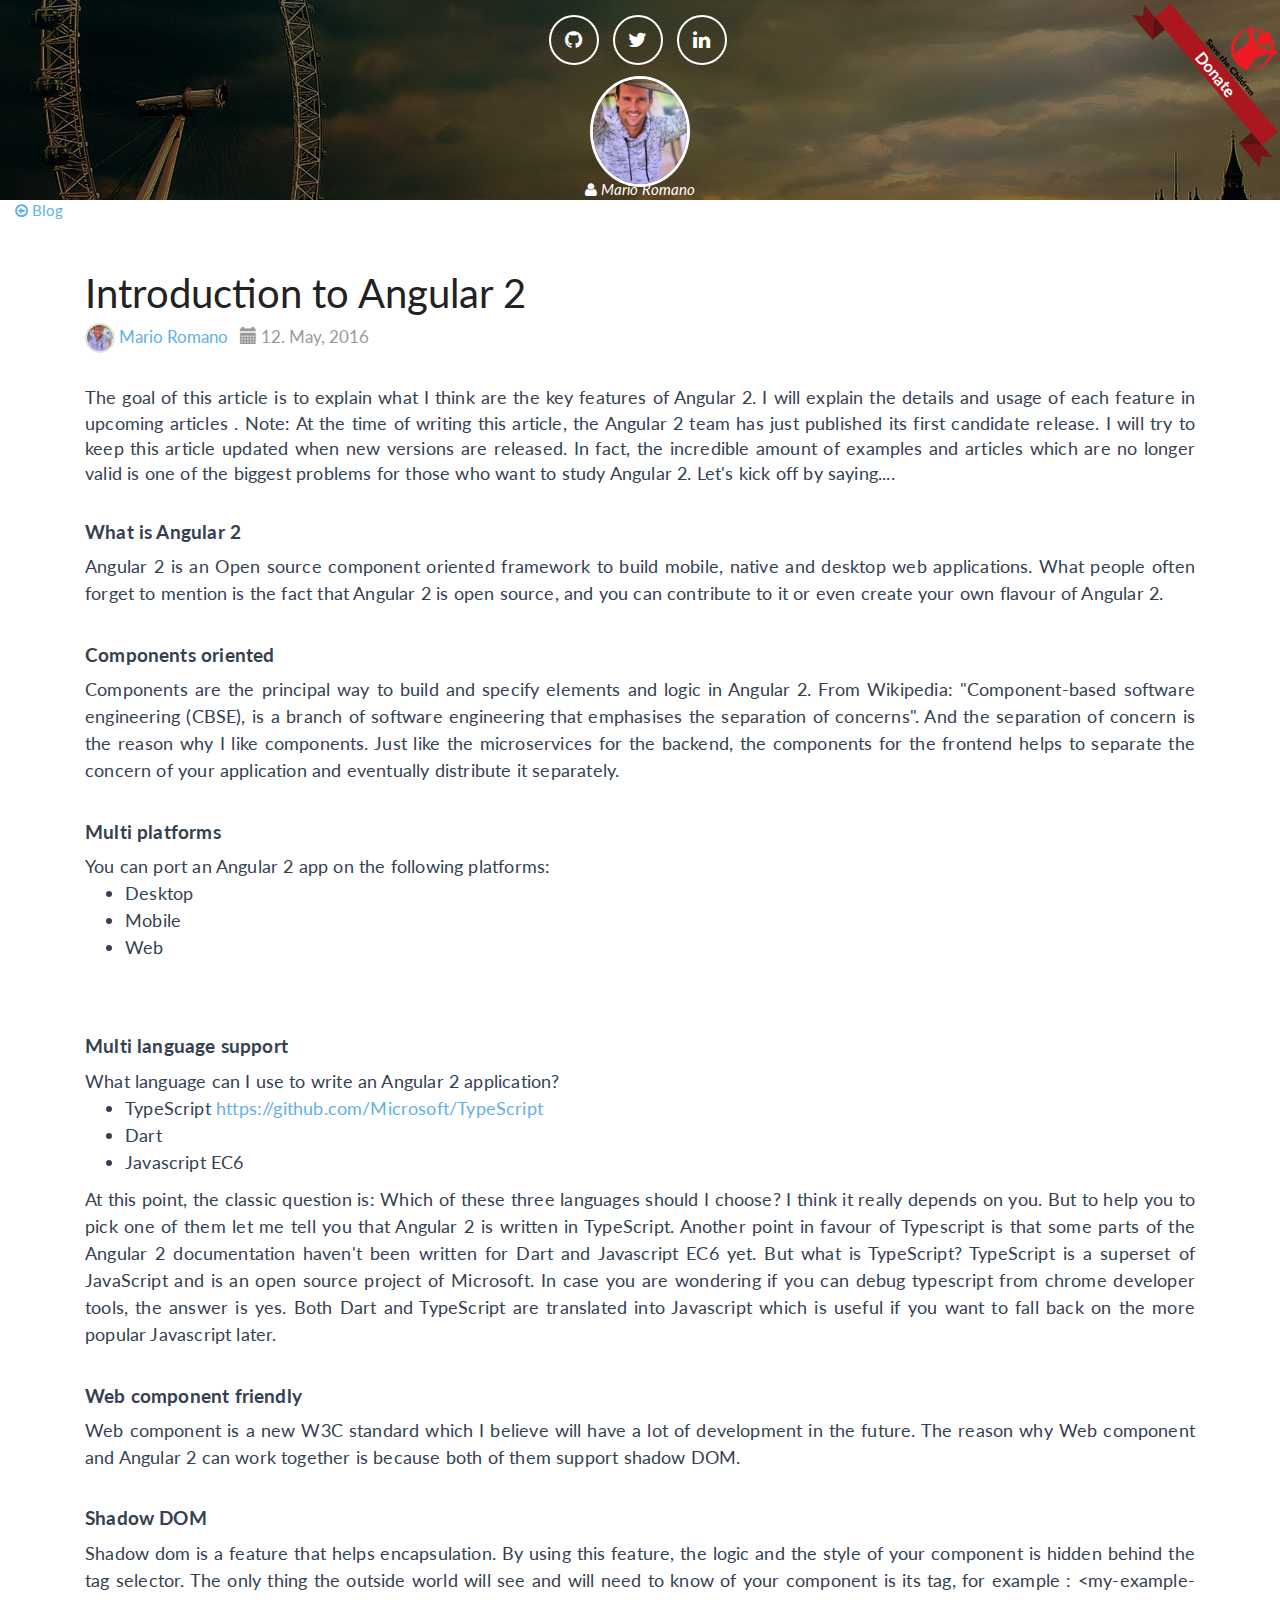
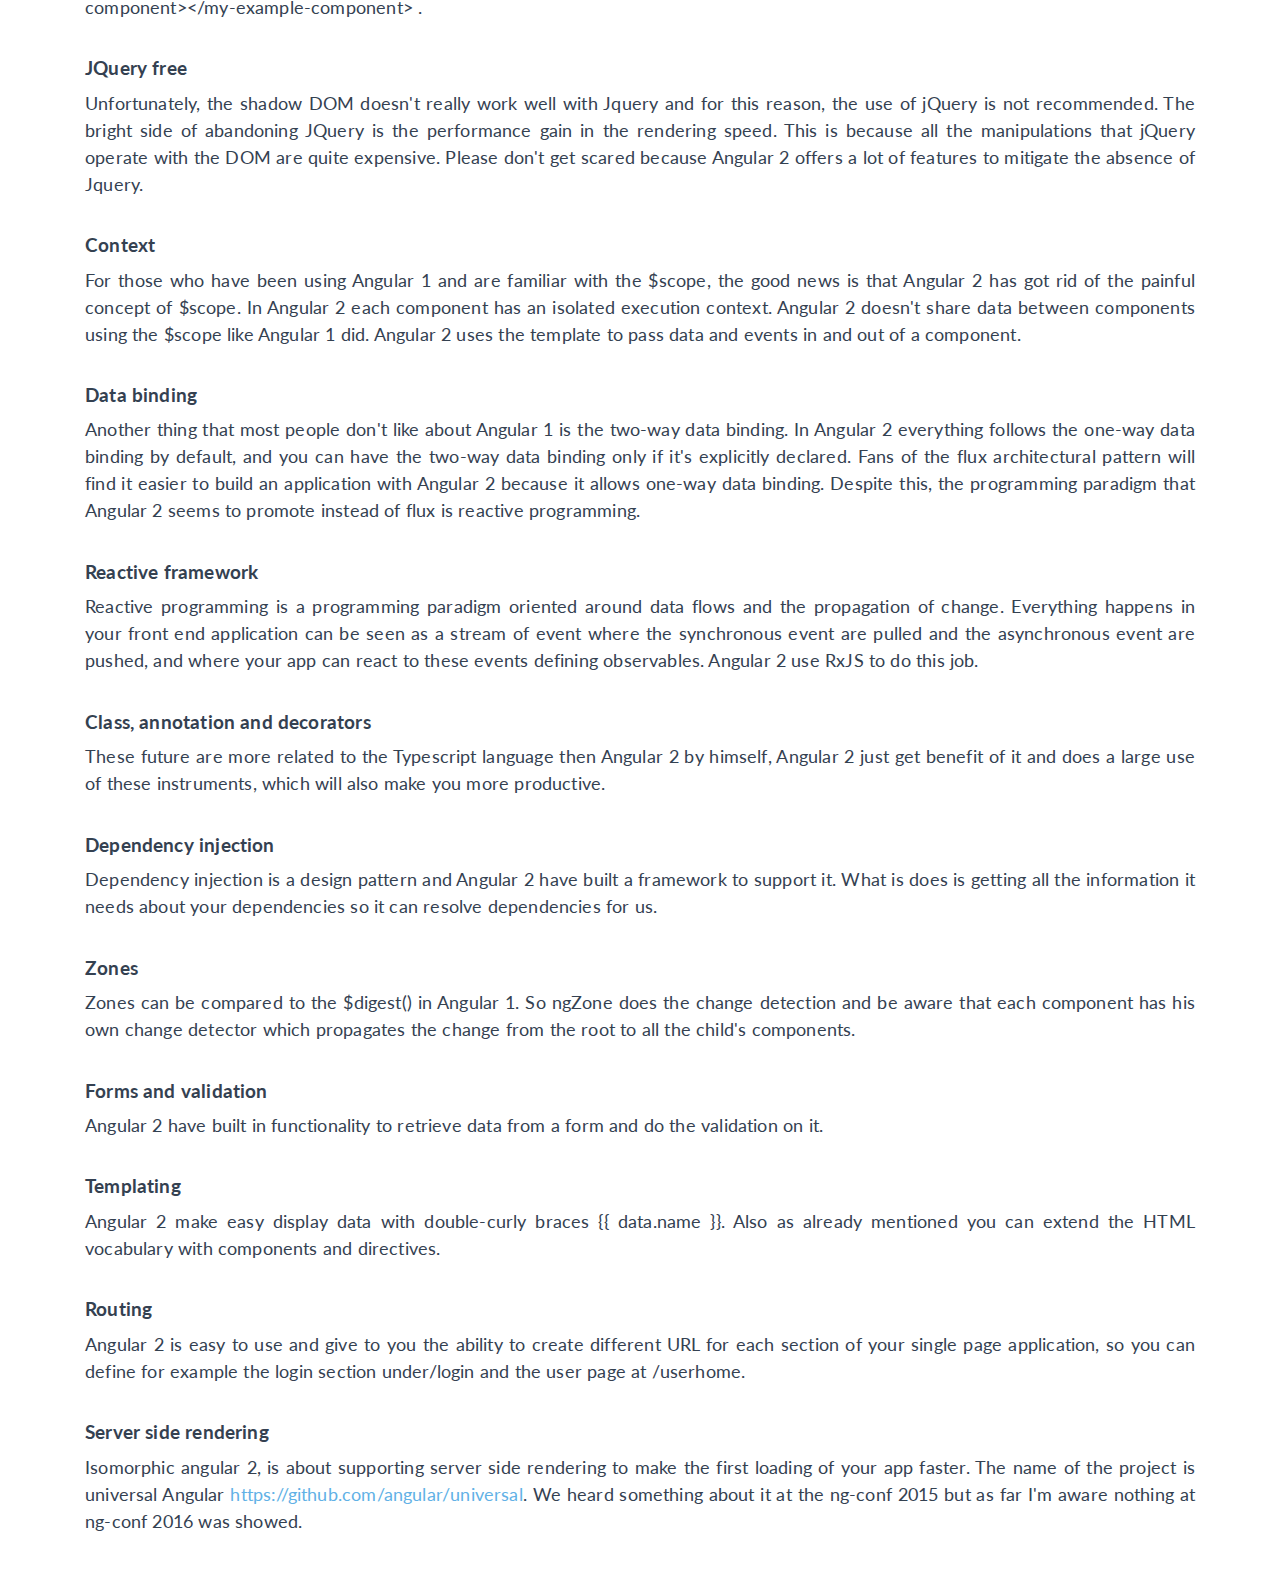
<file: articles/001-what-is-angular-2.html>
<!DOCTYPE html>
<html lang="en">
<head>
    <meta charset="utf-8">
    <meta http-equiv="X-UA-Compatible" content="IE=edge">
    <meta name="viewport" content="width=device-width, initial-scale=1.0">
    <meta name="description" content="The goal of this article is to explain what I think are the key features of Angular 2. I will explain the details and
                usage of each feature in upcoming articles.">
    <meta name="author" content="Mario Romano">
    <link rel="shortcut icon" href="../favicon.ico">

    <title>Introduction to Angular 2</title>

    <!-- for Facebook -->
    <meta property="og:title" content="Introduction to Angular 2 - Mario Romano" />
    <meta property="og:type" content="article" />
    <meta property="og:image" content="img/ng2-logo.png" />
    <meta property="og:url" content="http://magemello.github.io/articles/001-what-is-angular-2.html" />
    <meta property="og:description" content="The goal of this article is to explain what I think are the key features of Angular 2. I will explain the details and
                usage of each feature in upcoming articles." />
    <!-- for Twitter -->
    <meta name="twitter:card" content="summary" />
    <meta name="twitter:title" content="Introduction to Angular 2 - Mario Romano" />
    <meta name="twitter:description" content="The goal of this article is to explain what I think are the key features of Angular 2. I will explain the details and
                usage of each feature in upcoming articles." />
    <meta name="twitter:image" content="http://magemello.github.io/articles/img/ng2-logo.png" />


    <link href="http://fonts.googleapis.com/css?family=Montserrat:400,700" rel="stylesheet" type="text/css">
    <link href="http://fonts.googleapis.com/css?family=Lato:400,700,400italic,700italic" rel="stylesheet" type="text/css">

    <!-- Bootstrap core CSS -->
    <link href="../css/bootstrap.min.css" rel="stylesheet">
    <link href="../font-awesome/css/font-awesome.min.css" rel="stylesheet" type="text/css">
    <link href="../css/animate.css" rel="stylesheet">

    <!-- Styles -->
    <link href="../css/blog.css" rel="stylesheet">
    <link rel="stylesheet" href="../css/custom.css">
    <link rel="stylesheet" href="../css/monokai-sublime.css">

</head>

<body>

<div id="main" class="article">
    <div id="intro" class="col-md-12">
        <!-- Donation div -->
        <div class="donation-div-trasform donation-div-trasform-top">
            <a href="https://secure.savethechildren.org.uk/donate/">
                <div class="donation-div donation-div-top">
                    <img src="../img/stc_logo.png" alt="Save the Children" class="donate-img">
                    <div class="rotate-ribbon">
                        <h1 class="red-ribbon">
                            <strong class="red-ribbon-content">Donate</strong>
                        </h1>
                    </div>
                </div>
            </a>
        </div>
        <!-- /.Donation div -->
        <header>
            <div class="content text-center wow fadeIn">
                <div class="row profile-container">
                    <div class="">
                        <ul class="list-inline">
                            <li>
                                <a href="https://github.com/magemello" class="btn-social btn-outline"><i class="fa fa-fw fa-github"></i></a>
                            </li>
                            <li>
                                <a href="https://twitter.com/MagemelloMario" class="btn-social btn-outline"><i
                                        class="fa fa-fw fa-twitter"></i></a>
                            </li>
                            <li>
                                <a href="https://uk.linkedin.com/in/mario-romano-51a6a714" class="btn-social btn-outline"><i
                                        class="fa fa-fw fa-linkedin"></i></a>
                            </li>
                        </ul>
                        <a href="../index.html"><img class="img-circle" id="img-circle-profile" width="100px" src="../img/profile.jpg"
                                                     alt=""></a>
                    </div>
                </div>
            </div>
            <div class="portfolio-header"><a href="../index.html"><i class="fa fa-user"></i> Mario Romano</a></div>
        </header>

    </div><!-- /#intro -->

    <div id="content" class="col-md-12">
        <a href="../blog.html"><i class="fa fa-arrow-circle-o-left" aria-hidden="true"></i> Blog</a>
        <div role="tabpanel">


            <!-- Tab panes -->
            <div class="tab-content">
                <div role="tabpanel" class="tab-pane active wow" id="posts">

                    <section class="post featured wow fadeIn">
                        <header>
                            <h2 class="title">
                                Introduction to Angular 2
                            </h2>
                            <div class="meta">
                                <div class="meta col-xs-12  col-sm-8">
                                    <div class="meta__info">
                    <span class="meta__author"><img src="../img/profile.jpg" class="img-circle" alt="Meta avatar" width="30" height="30">
                      <a href="http://magemello.github.io/"> Mario Romano</a>  &nbsp;</span>
                                        <span class="meta__date"><span class="glyphicon glyphicon-calendar"></span>  12. May, 2016</span>
                                    </div>
                                </div>
                            </div>
                        </header>
                        <div class="description">
                            <p>
                                The goal of this article is to explain what I think are the key features of Angular 2. I will explain the
                                details and usage of each feature in upcoming articles . Note: At the time of writing this article, the
                                Angular 2 team has just published its first candidate release. I will try to keep this article updated when
                                new versions are released. In fact, the incredible amount of examples and articles which are no longer valid
                                is one of the biggest problems for those who want to study Angular 2.

                                Let's kick off by saying....
                            <BR><BR>
                            <h4>What is Angular 2</h4>
                            Angular 2 is an Open source component oriented framework to build mobile, native and desktop web applications.
                            What people often forget to mention is the fact that Angular 2 is open source, and you can contribute to it
                            or even create your own flavour of Angular 2.
                            <BR><BR>
                            <h4>Components oriented</h4>
                            Components are the principal way to build and specify elements and logic in Angular 2. From Wikipedia: "Component-based software engineering (CBSE), is a branch of
                            software engineering that emphasises the separation of concerns". And the separation of concern is the
                            reason why I like components. Just like the microservices for the backend, the components for the frontend
                            helps to separate the concern of your application and eventually distribute it separately.
                            <BR><BR>
                            <h4>Multi platforms</h4>
                            You can port an Angular 2 app on the following platforms:
                            <ul>
                                <li>Desktop</li>
                                <li>Mobile</li>
                                <li>Web</li>
                            </ul>

                            <BR><BR>
                            <h4>Multi language support</h4>
                            What language can I use to write an Angular 2 application?
                            <ul>
                                <li>TypeScript <a href="https://github.com/Microsoft/TypeScript">https://github.com/Microsoft/TypeScript</a></li>
                                <li>Dart</li>
                                <li>Javascript EC6</li>
                            </ul>

                            At this point, the classic question is: Which of these three languages should I choose? I think it
                            really depends on you. But to help you to pick one of them let me tell you that Angular 2 is written in
                            TypeScript. Another point in favour of Typescript is that some parts of the Angular 2 documentation
                            haven't been written for Dart and Javascript EC6 yet. But what is TypeScript? TypeScript is a superset
                            of JavaScript and is an open source project of Microsoft. In case you are wondering if you can debug
                            typescript from chrome developer tools, the answer is yes. Both Dart and TypeScript are translated into
                            Javascript which is useful if you want to fall back on the more popular Javascript later.
                            <BR><BR>
                            <h4>Web component friendly</h4>
                            Web component is a new W3C standard which I believe will have a lot of development in the future. The
                            reason why Web component and Angular 2 can work together is because both of them support shadow DOM.
                            <BR><BR>
                            <h4>Shadow DOM</h4>
                            Shadow dom is a feature that helps encapsulation. By using this feature, the logic and the style of your
                            component is hidden behind the tag selector. The only thing the outside world will see and will need to
                            know of your component is its tag, for example : &lt;my-example-component&gt;&lt;/my-example-component&gt; .
                            <BR><BR>
                            <h4>JQuery free</h4>
                            Unfortunately, the shadow DOM doesn't really work well with Jquery and for this reason, the use of
                            jQuery is not recommended. The bright side of abandoning JQuery is the performance gain in the rendering
                            speed. This is because all the manipulations that jQuery operate with the DOM are quite expensive.
                            Please don't get scared because Angular 2 offers a lot of features to mitigate the absence of Jquery.
                            <BR><BR>
                            <h4>Context</h4>
                            For those who have been using Angular 1 and are familiar with the $scope, the good news is that Angular
                            2 has got rid of the painful concept of $scope. In Angular 2 each component has an isolated execution
                            context. Angular 2 doesn't share data between components using the $scope like Angular 1 did. Angular 2
                            uses the template to pass data and events in and out of a component.
                            <BR><BR>
                            <h4>Data binding</h4>
                            Another thing that most people don't like about Angular 1 is the two-way data binding. In Angular 2
                            everything follows the one-way data binding by default, and you can have the two-way data binding only
                            if it's explicitly declared. Fans of the flux architectural pattern will find it easier to build an
                            application with Angular 2 because it allows one-way data binding. Despite this, the programming
                            paradigm that Angular 2 seems to promote instead of flux is reactive programming.
                            <BR><BR>
                            <h4>Reactive framework</h4>
                            Reactive programming is a programming paradigm oriented around data flows and the propagation of change.
                            Everything happens in your front end application can be seen as a stream of event where the synchronous
                            event are pulled and the asynchronous event are pushed, and where your app can react to these events
                            defining observables. Angular 2 use RxJS to do this job.
                            <BR><BR>
                            <h4>Class, annotation and decorators</h4>
                            These future are more related to the Typescript language then Angular 2 by himself, Angular 2 just get benefit of
                            it and does a large use of these instruments, which will also make you more productive.
                            <BR><BR>
                            <h4>Dependency injection</h4>
                            Dependency injection is a design pattern and Angular 2 have built a framework to support it. What is
                            does is getting all the information it needs about your dependencies so it can resolve dependencies for
                            us.
                            <BR><BR>
                            <h4>Zones</h4>
                            Zones can be compared to the $digest() in Angular 1. So ngZone does the change detection and be aware
                            that each component has his own change detector which propagates the change from the root to all the
                            child's components.
                            <BR><BR>
                            <h4>Forms and validation</h4>
                            Angular 2 have built in functionality to retrieve data from a form and do the validation on it.
                            <BR><BR>
                            <h4>Templating</h4>
                            Angular 2 make easy display data with double-curly braces {{ data.name }}. Also as already mentioned you
                            can extend the HTML vocabulary with components and directives.
                            <BR><BR>
                            <h4>Routing</h4>
                            Angular 2 is easy to use and give to you the ability to create different URL for each section of your
                            single page application, so you can define for example the login section under/login and the user page
                            at /userhome.
                            <BR><BR>
                            <h4>Server side rendering</h4>
                            Isomorphic angular 2, is about supporting server side rendering to make the first loading of your app faster.
                            The name of the project is universal Angular <a href="https://github.com/angular/universal">https://github.com/angular/universal</a>. We heard
                            something about it at the ng-conf 2015 but as far I'm aware nothing at ng-conf 2016 was showed.
                            </p>
                        </div>
                        <footer>
                            <div id="disqus_thread"></div>
                        </footer>
                    </section>


                </div>
            </div><!-- /.tab-content -->
        </div><!-- /tabpanel -->


    </div><!-- /#content -->
</div><!-- /#main -->


<!-- Scripts -->
<script src="../js/jquery.js"></script>
<script src="../js/bootstrap.min.js"></script>
<script src="../js/custom.js"></script>

<script src="../js/highlight.pack.js"></script>

<script>hljs.initHighlightingOnLoad();</script>
<script>
    var disqus_config = function () {
        this.page.url = 'http://magemello.github.io/articles/001-what-is-angular-2.html'; // Replace PAGE_URL with your page's canonical URL variable
        this.page.identifier = "001-what-is-angular-2"; // Replace PAGE_IDENTIFIER with your page's unique identifier variable
    };

    $(document).ready(function () {
        $('#intro').addClass('animated tada');
    });


    (function () { // DON'T EDIT BELOW THIS LINE
        var d = document, s = d.createElement('script');

        s.src = 'http://marioromano.disqus.com/embed.js';

        s.setAttribute('data-timestamp', +new Date());
        (d.head || d.body).appendChild(s);
    })();
</script>
</body>
</html>
</file>
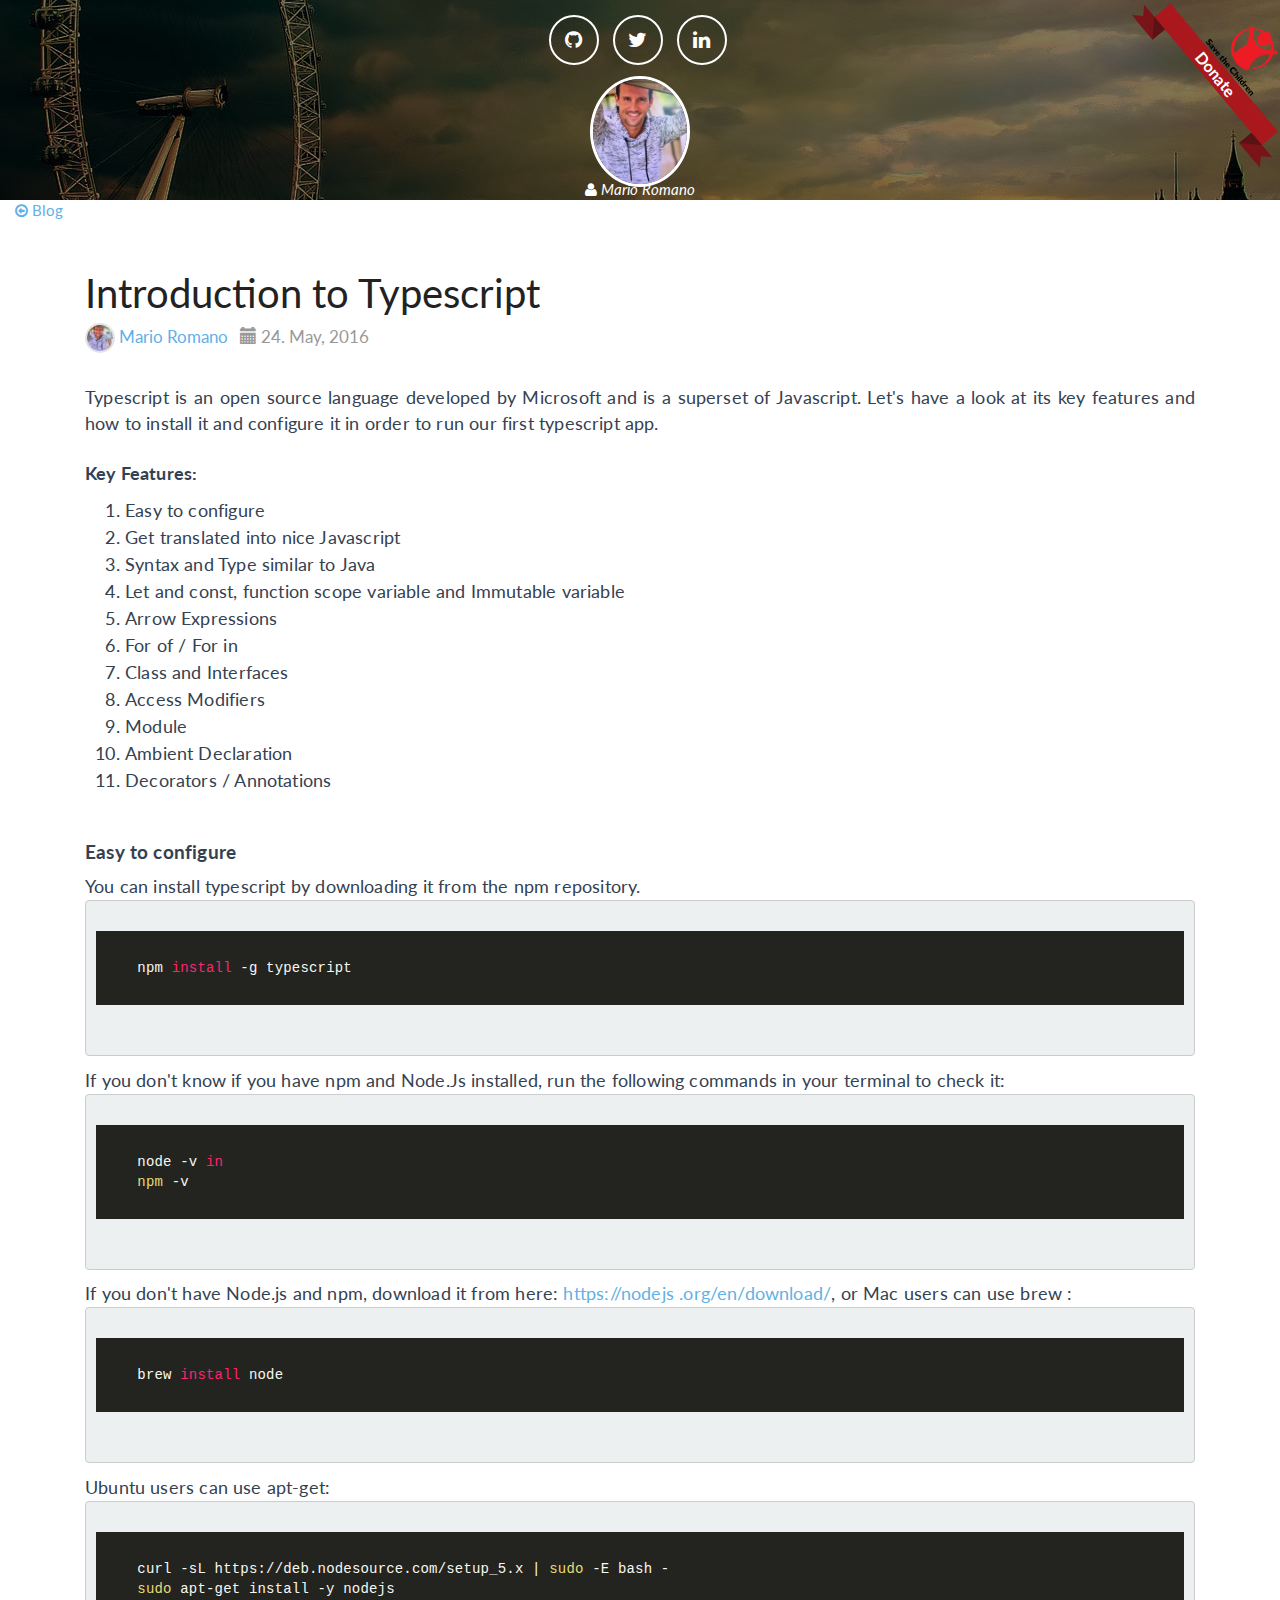
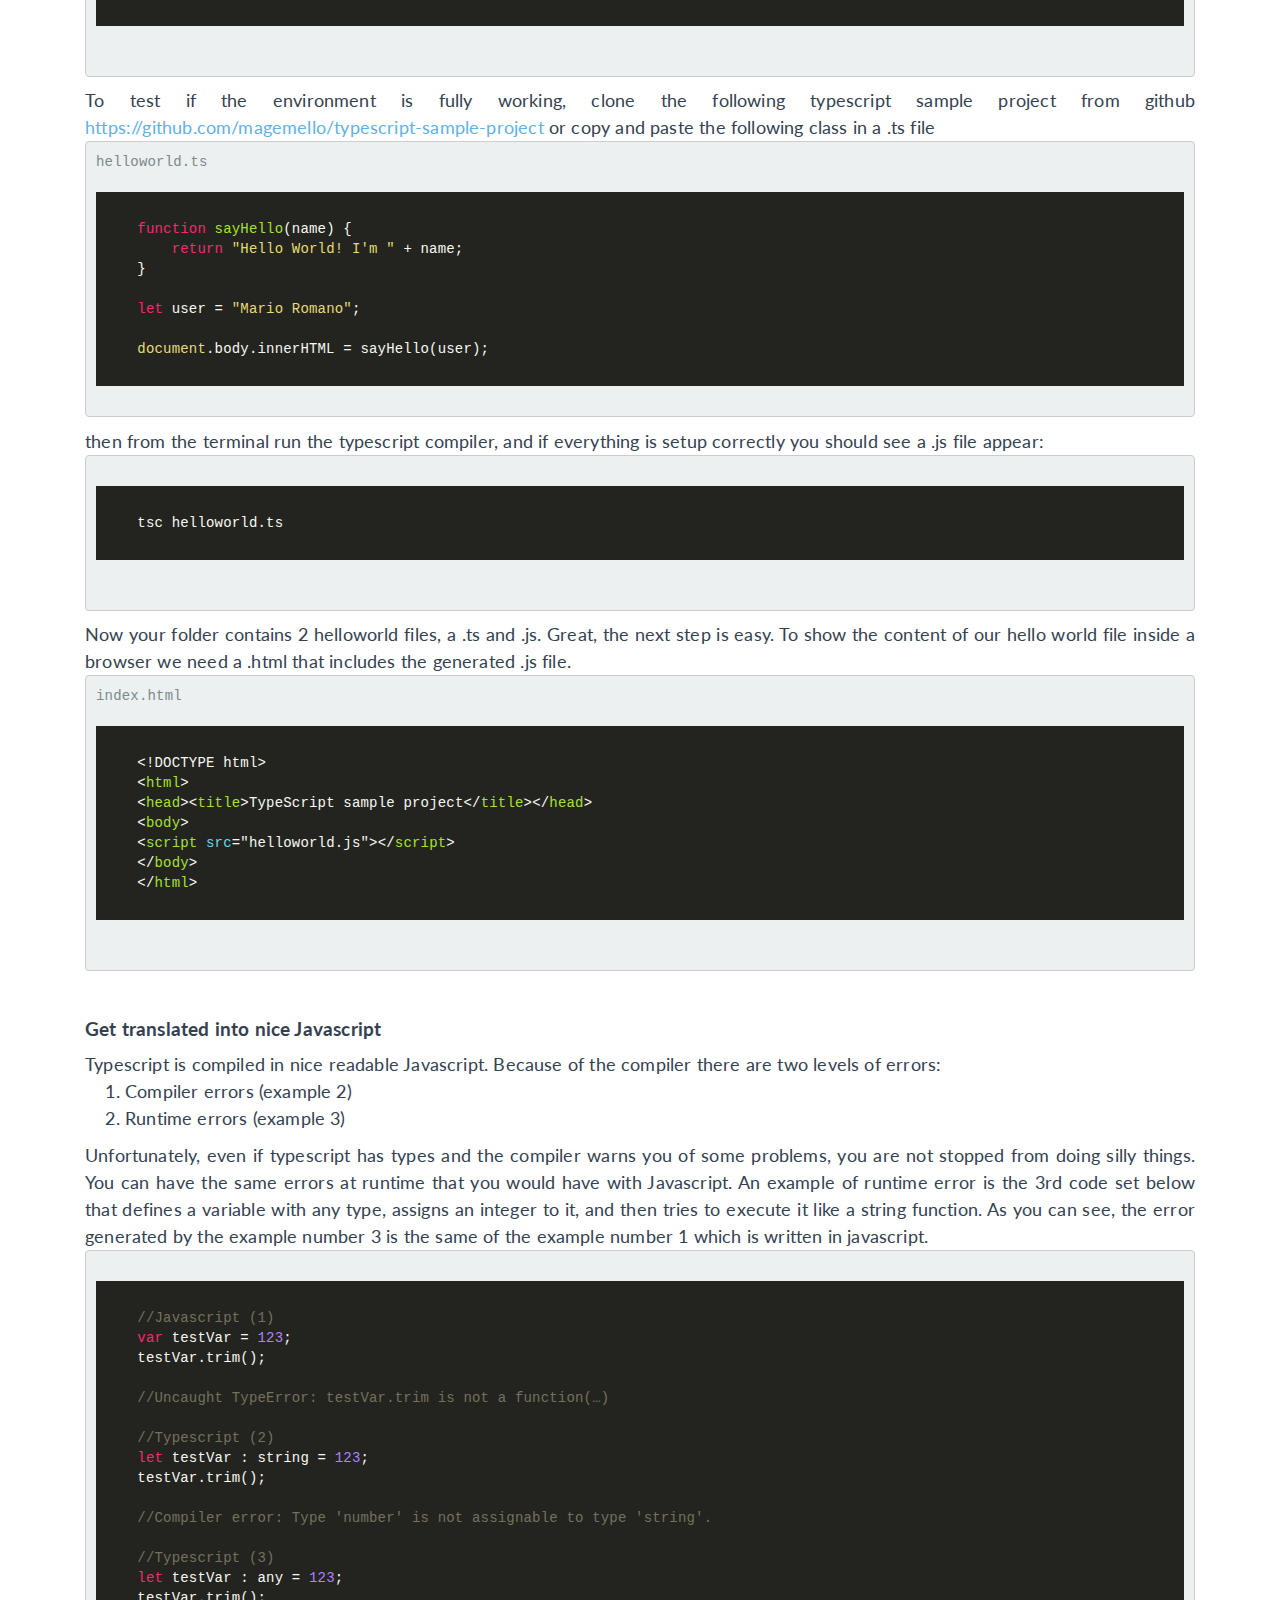
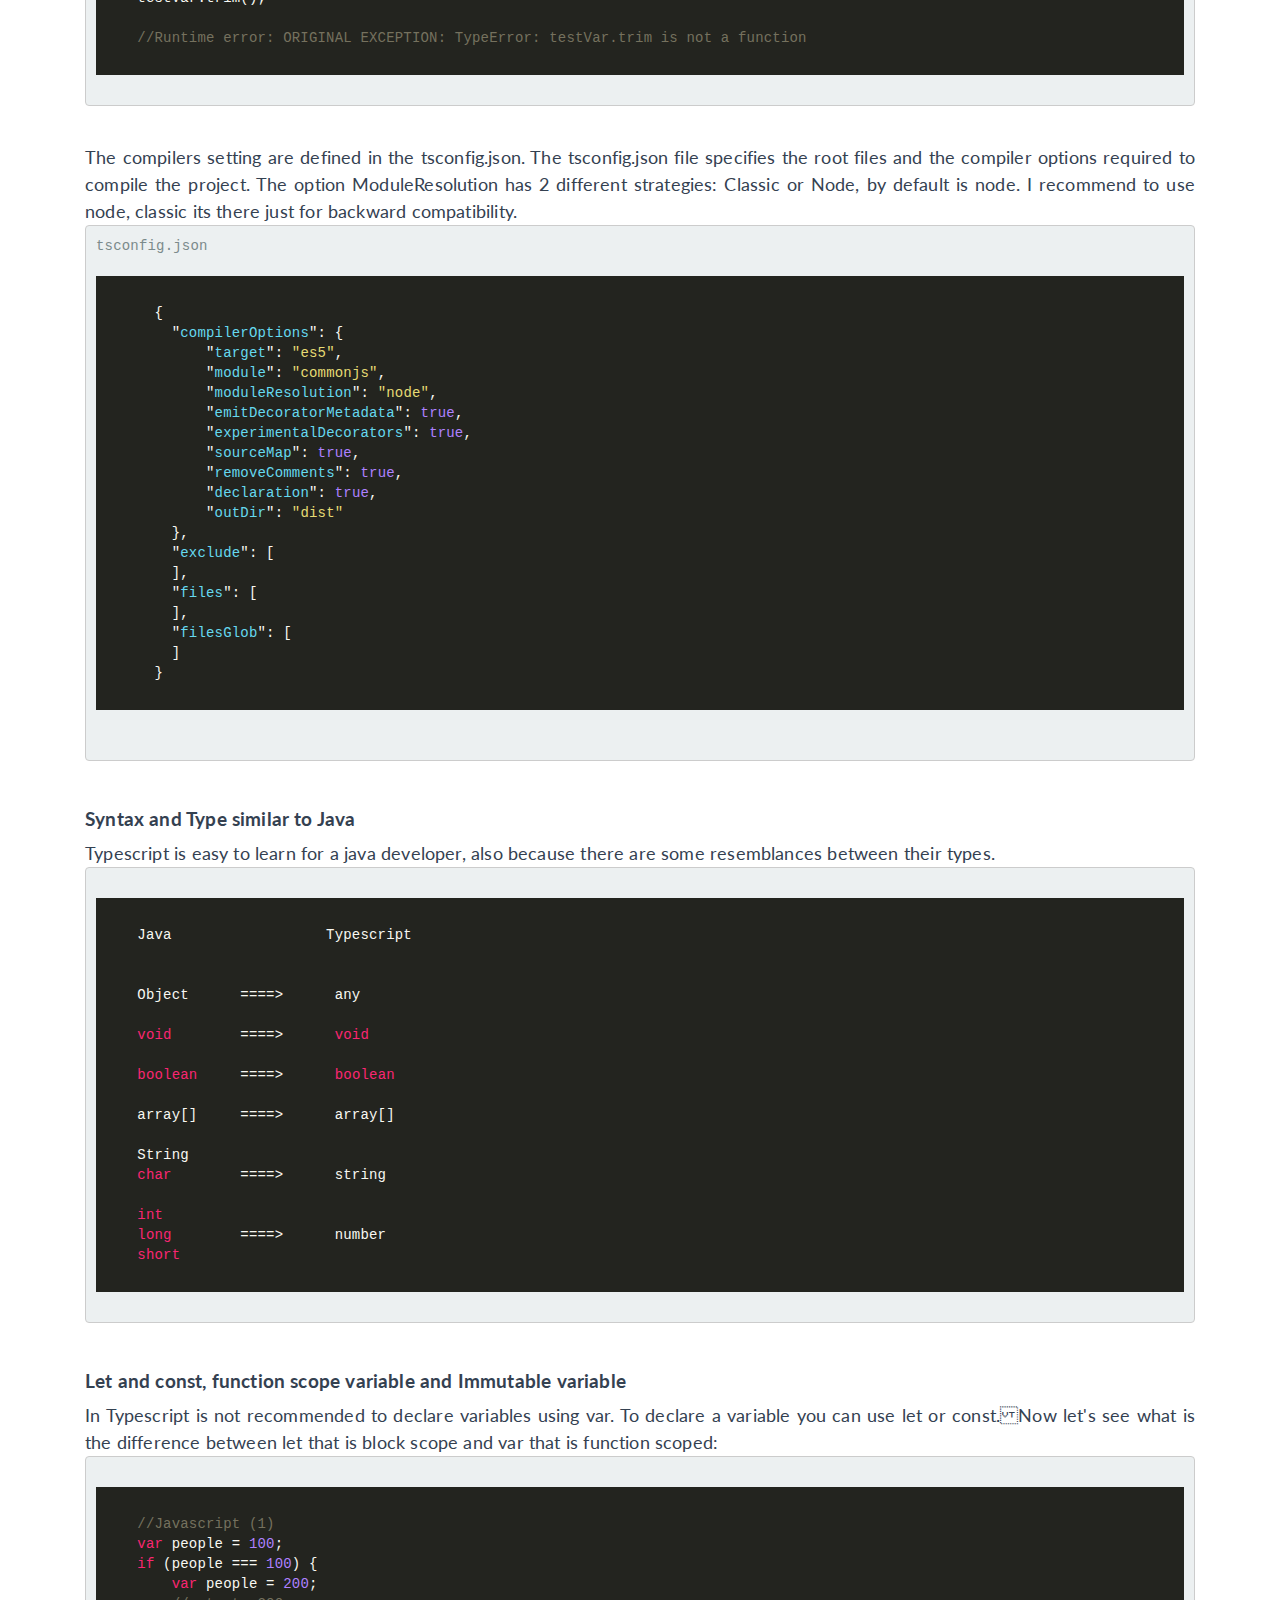
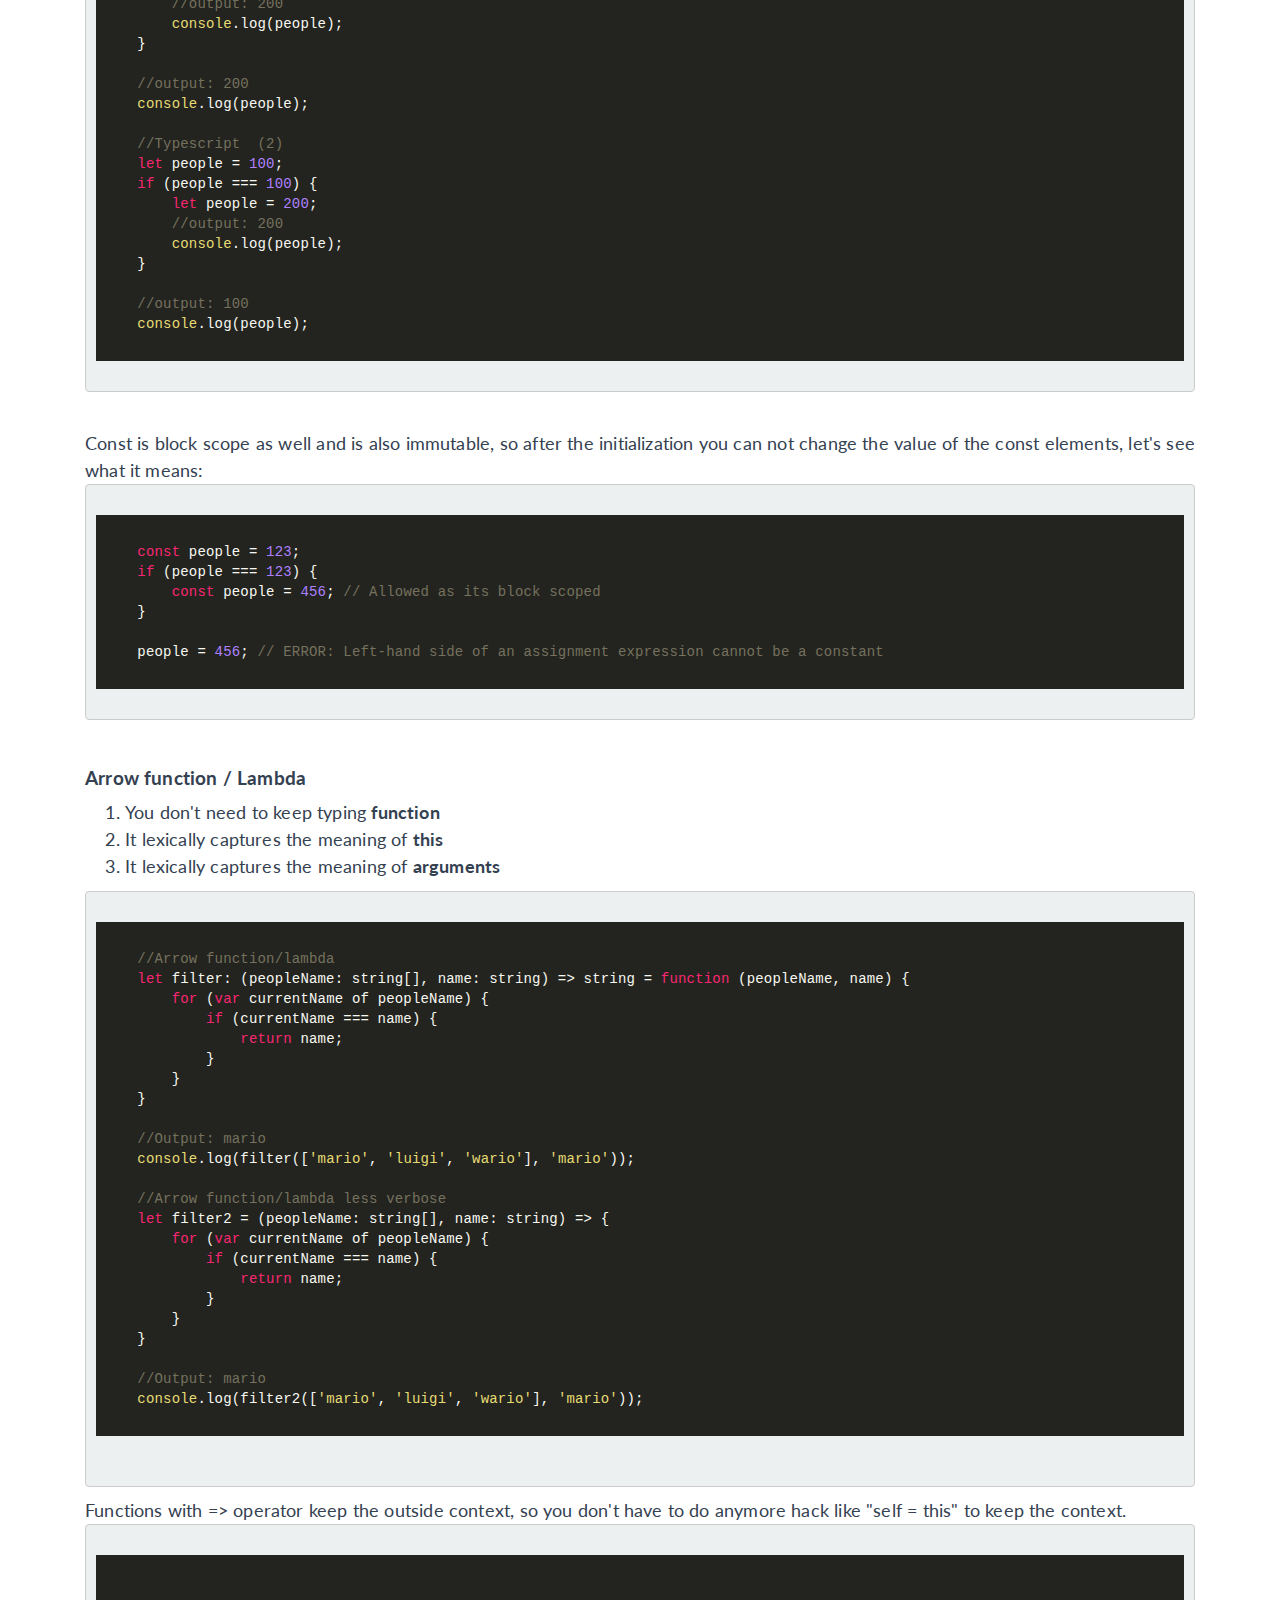
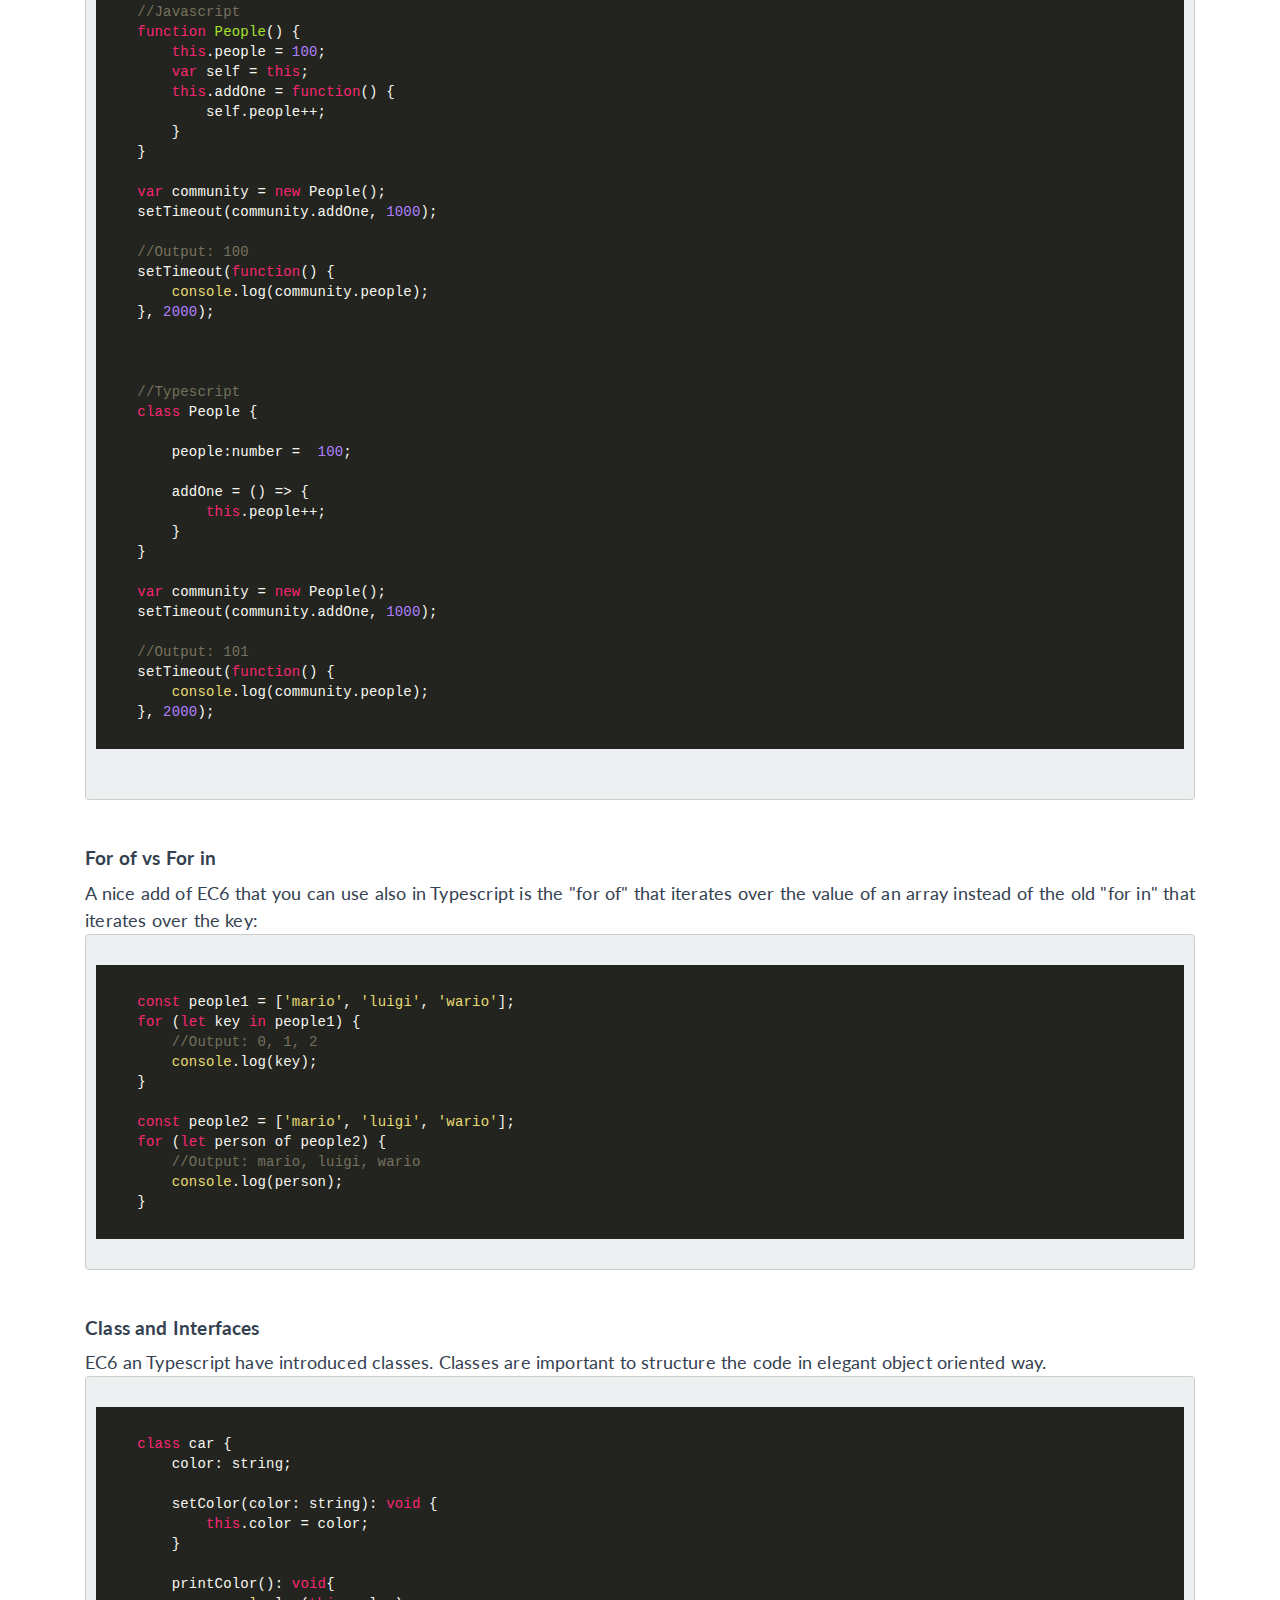
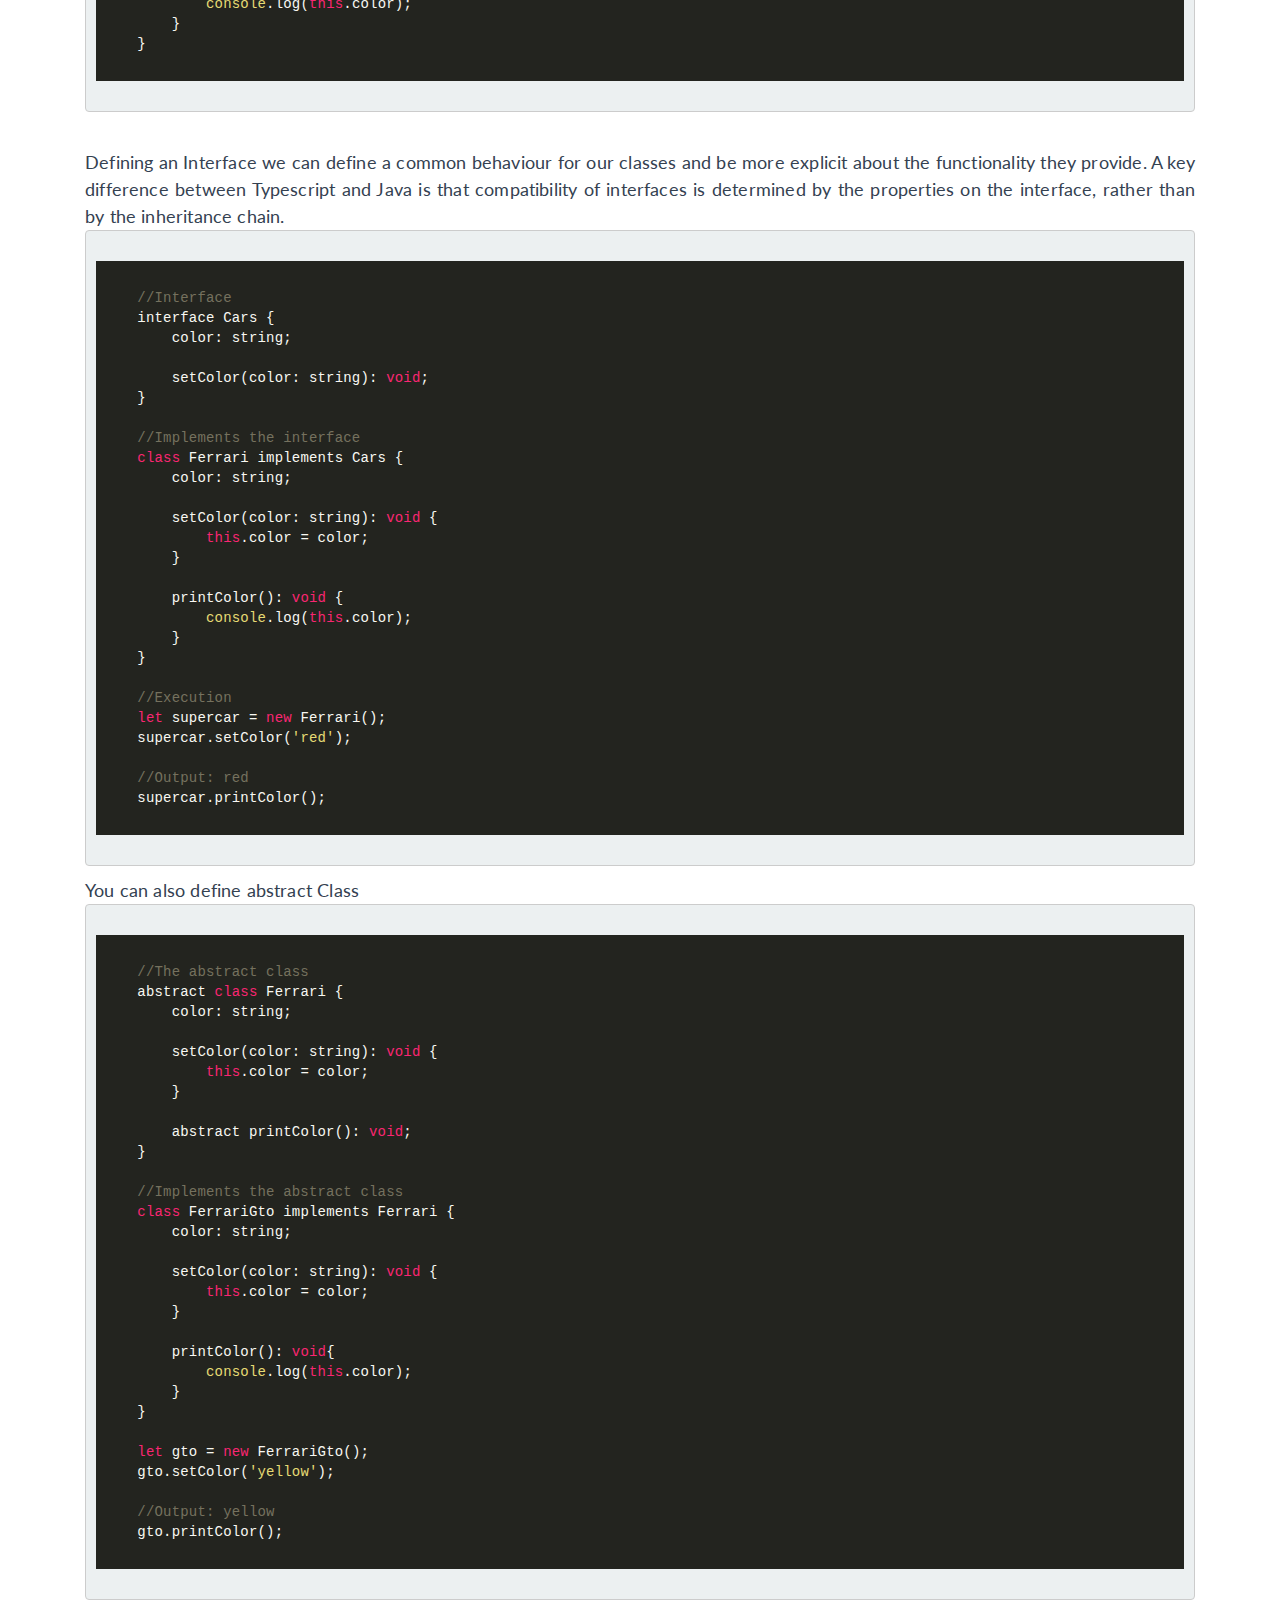
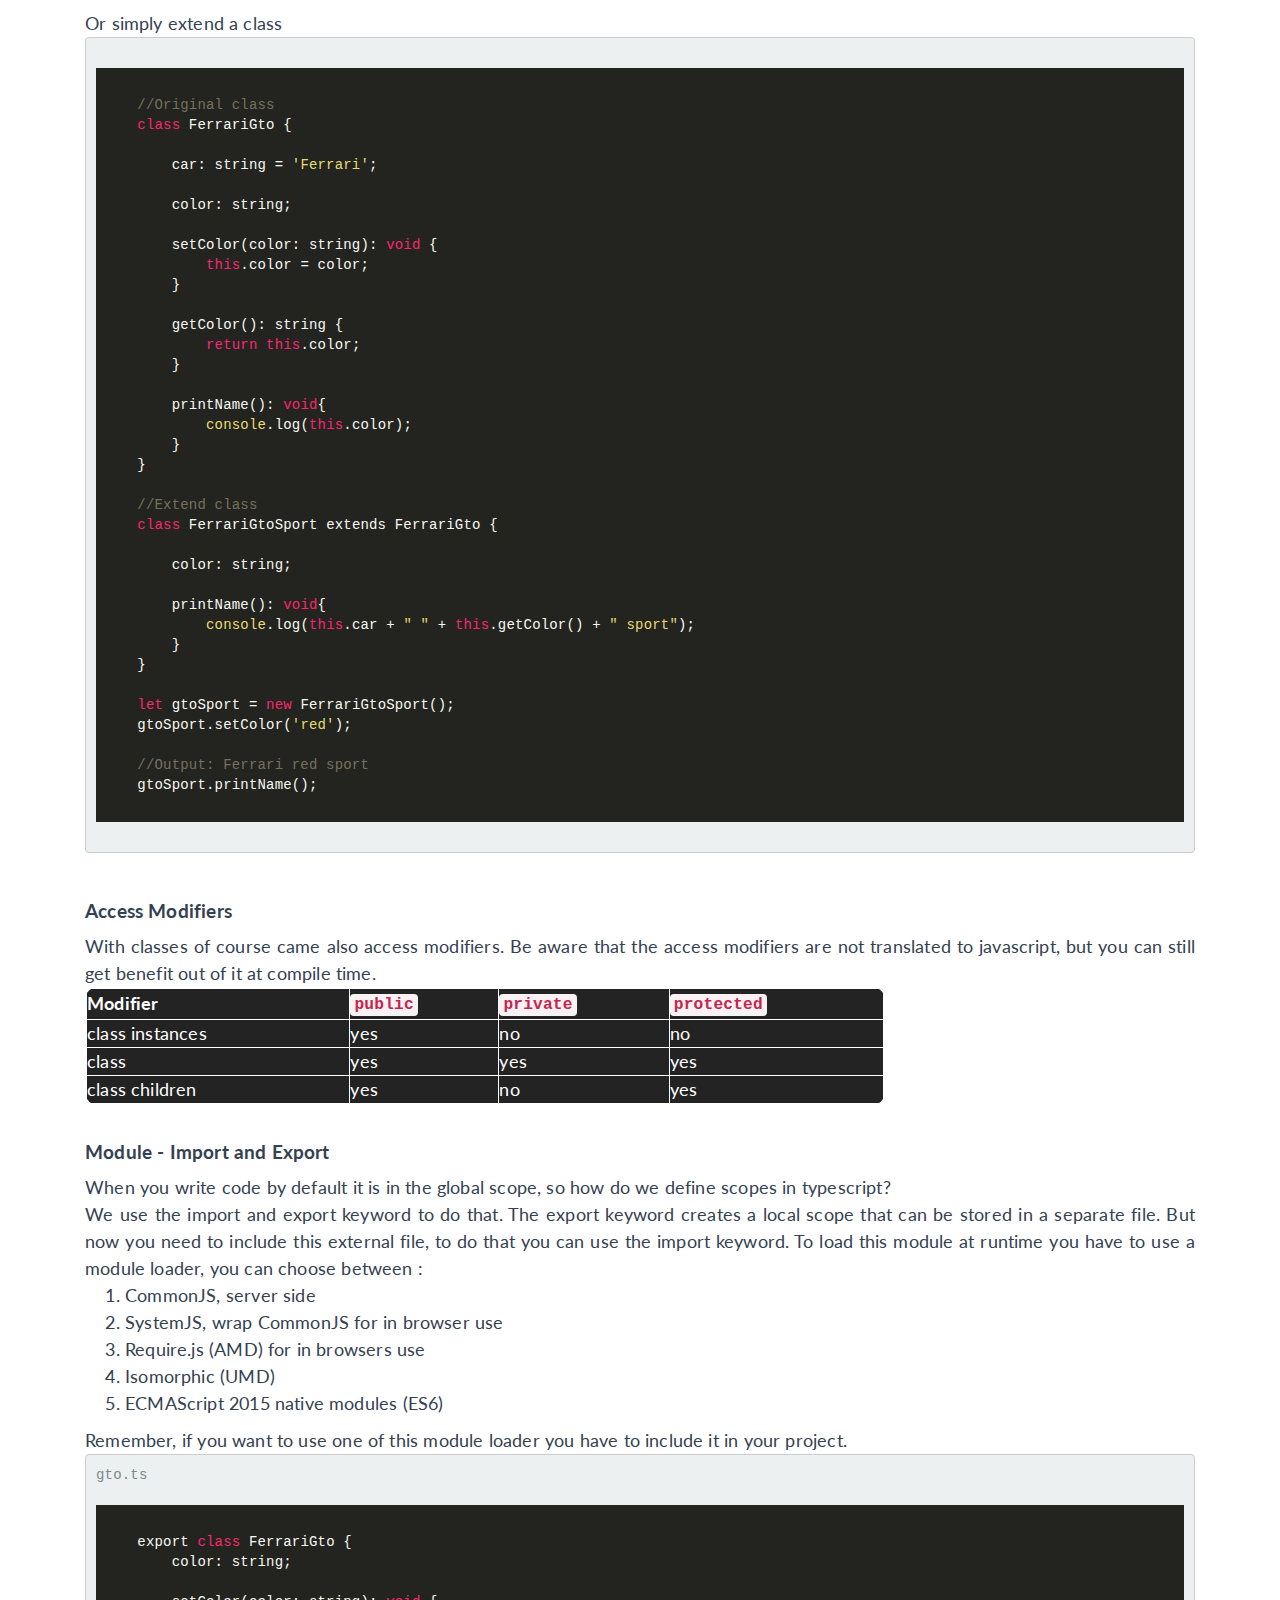
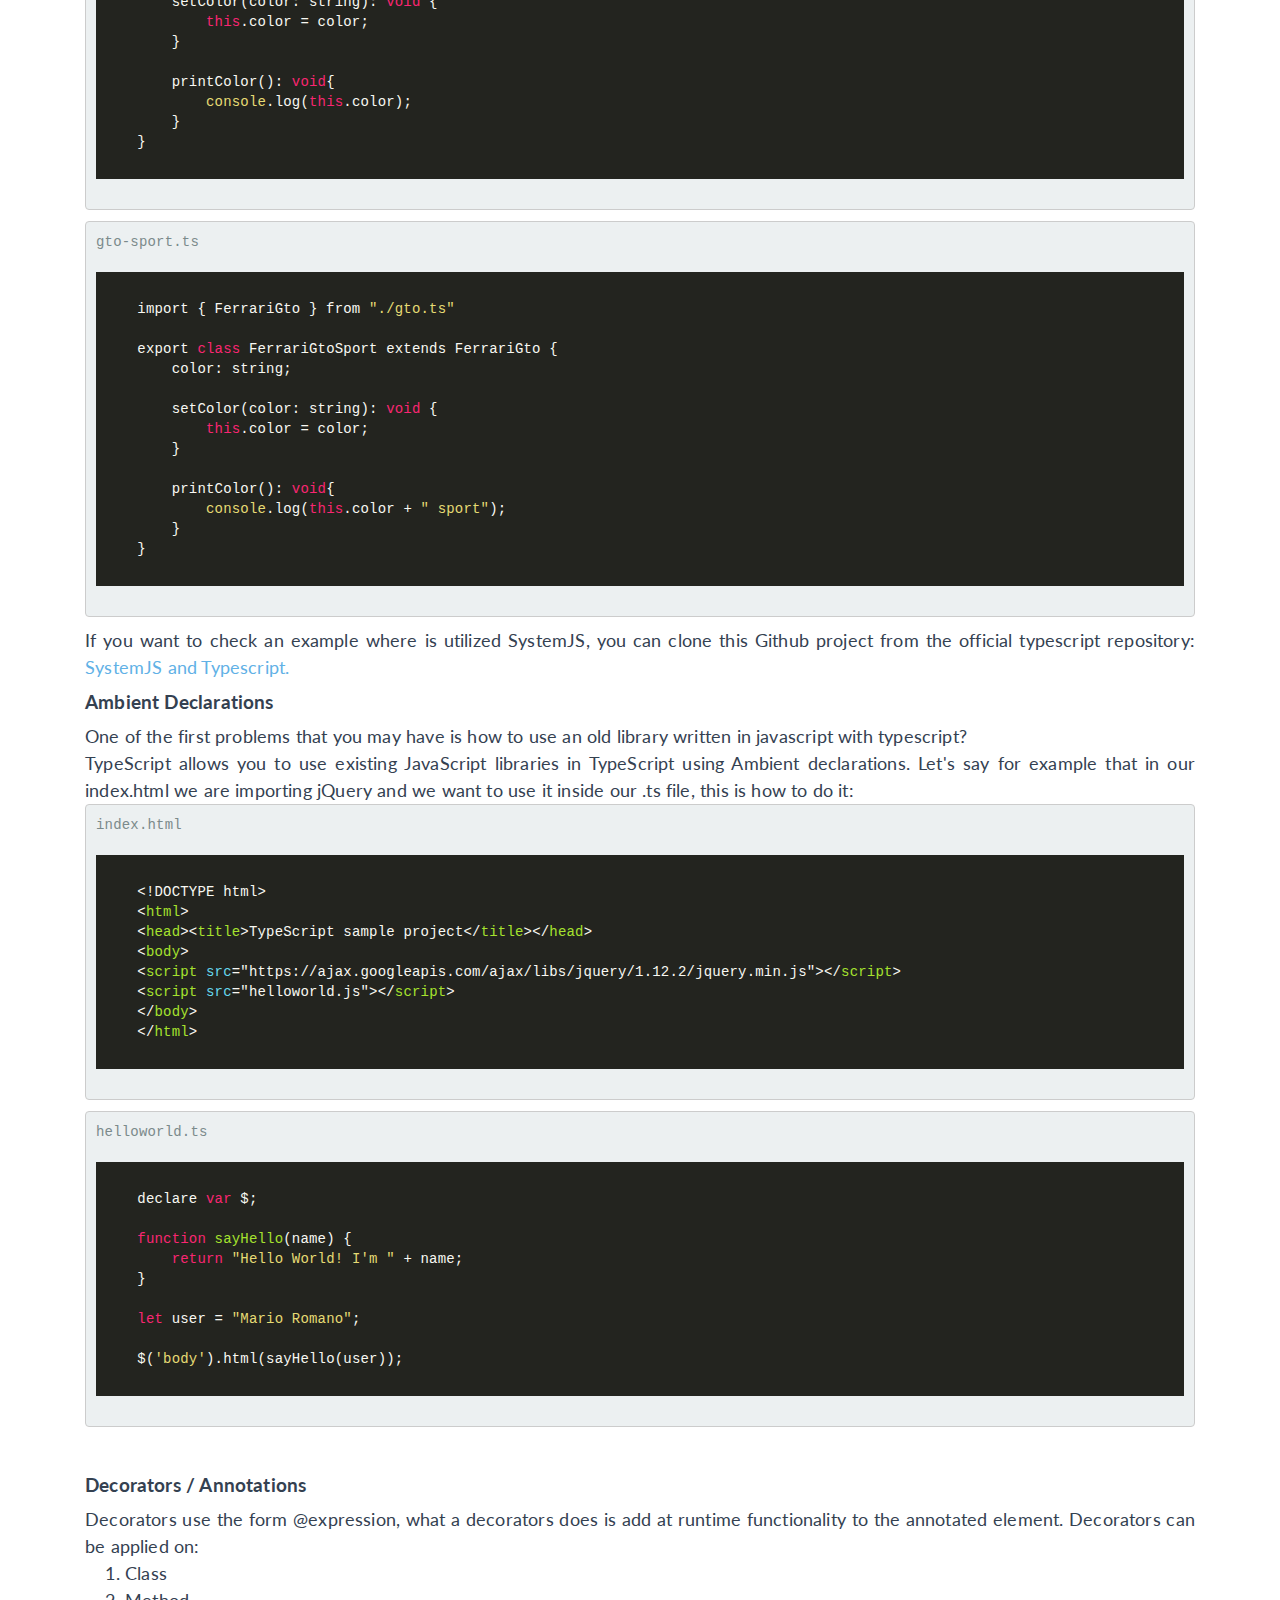
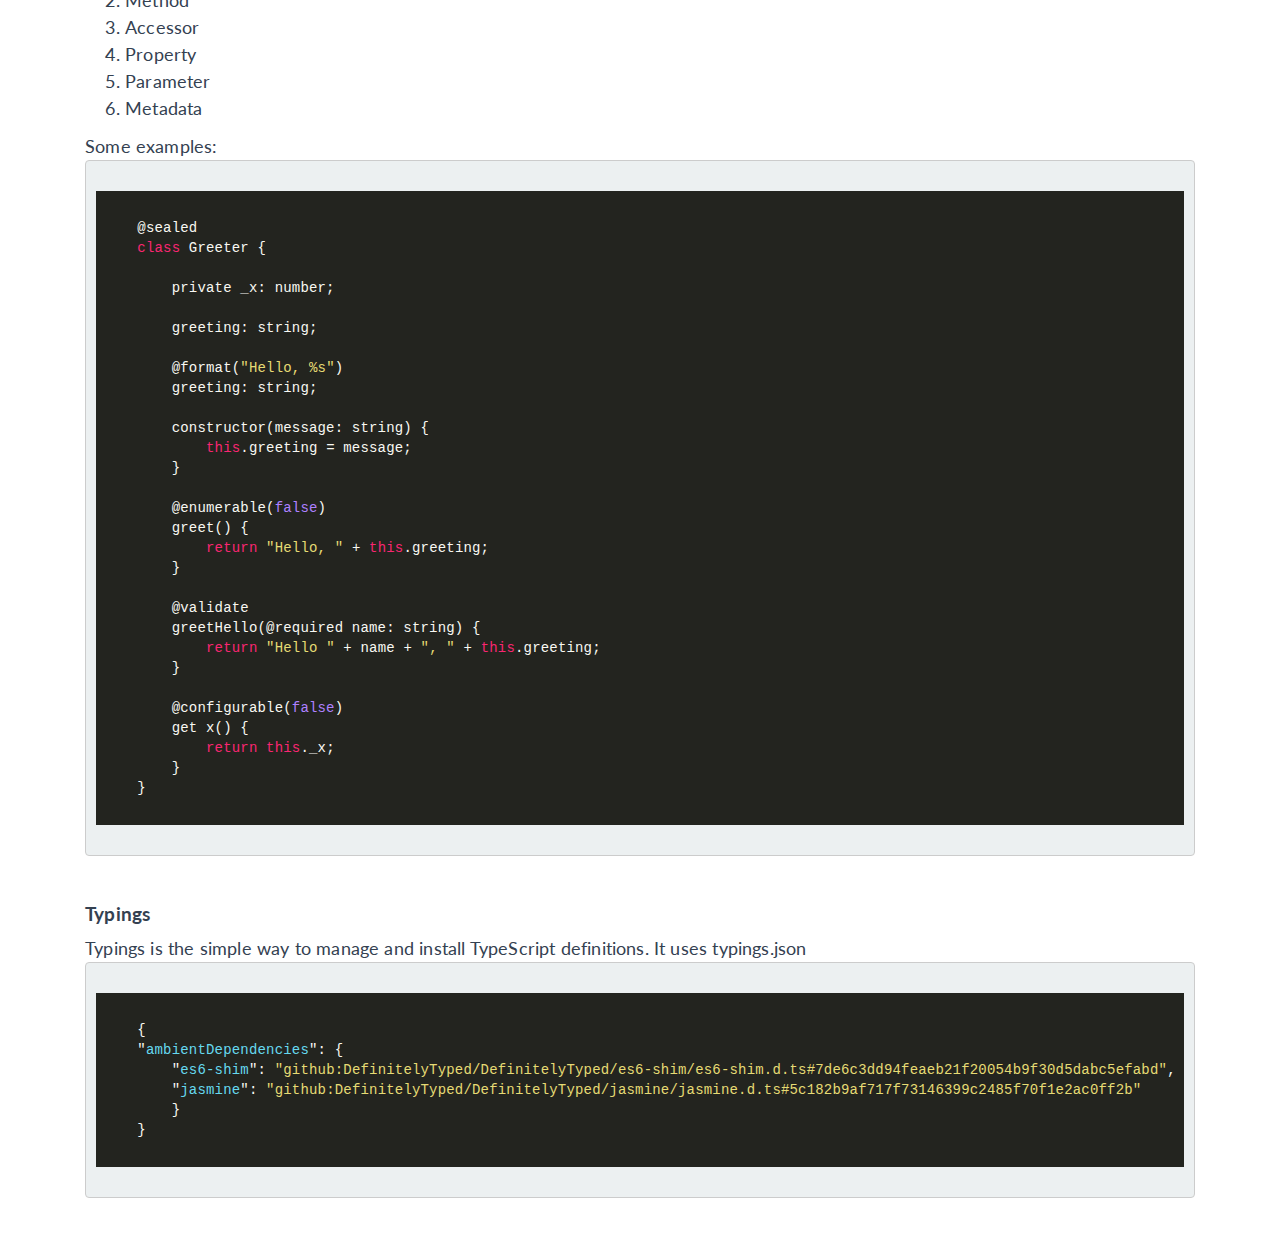
<file: articles/002-typescript.html>
<!DOCTYPE html>
<html lang="en">
<head>
  <meta charset="utf-8">
  <meta http-equiv="X-UA-Compatible" content="IE=edge">
  <meta name="viewport" content="width=device-width, initial-scale=1.0">
  <meta name="description" content="Introduction to Typescript">
  <meta name="author" content="Mario Romano">
    <link rel="shortcut icon" href="../favicon.ico">

  <title>Introduction to Typescript</title>
  <script>
    var disqus_config = function () {
      this.page.url = 'http://magemello.github.io/articles/002-typescript.html'; // Replace PAGE_URL with your page's canonical URL variable
      this.page.identifier = "002-typescript"; // Replace PAGE_IDENTIFIER with your page's unique identifier variable
    };
  </script>

    <!-- for Facebook -->
    <meta property="og:title" content="Introduction to Typescript - Mario Romano" />
    <meta property="og:type" content="article" />
    <meta property="og:image" content="img/typescript.png" />
    <meta property="og:url" content="http://magemello.github.io/articles/002-typescript.html" />
    <meta property="og:description" content="Typescript is an open source language developed by Microsoft and is a superset of Javascript, let's have a look at its
                  key features and how to install it and configure it to run our first typescript app" />
    <!-- for Twitter -->
    <meta name="twitter:card" content="summary" />
    <meta name="twitter:title" content="Introduction to Typescript - Mario Romano" />
    <meta name="twitter:description" content="Typescript is an open source language developed by Microsoft and is a superset of Javascript, let's have a look at its
                  key features and how to install it and configure it to run our first typescript app" />
    <meta name="twitter:image" content="http://magemello.github.io/articles/img/typescript.png" />

  <link href="http://fonts.googleapis.com/css?family=Montserrat:400,700" rel="stylesheet" type="text/css">
  <link href="http://fonts.googleapis.com/css?family=Lato:400,700,400italic,700italic" rel="stylesheet" type="text/css">

  <!-- Bootstrap core CSS -->
  <link href="../css/bootstrap.min.css" rel="stylesheet">
  <link href="../font-awesome/css/font-awesome.min.css" rel="stylesheet" type="text/css">
  <link href="../css/animate.css" rel="stylesheet">

  <!-- Styles -->
  <link href="../css/blog.css" rel="stylesheet">
  <link rel="stylesheet" href="../css/custom.css">
  <link rel="stylesheet" href="../css/monokai-sublime.css">

</head>

<body>

<div id="main" class="article">
  <div id="intro" class="col-md-12">
    <!-- Donation div -->
    <div class="donation-div-trasform donation-div-trasform-top">
      <a href="https://secure.savethechildren.org.uk/donate/">
        <div class="donation-div donation-div-top">
          <img src="../img/stc_logo.png" alt="Save the Children" class="donate-img">
          <div class="rotate-ribbon">
            <h1 class="red-ribbon">
              <strong class="red-ribbon-content">Donate</strong>
            </h1>
          </div>
        </div>
      </a>
    </div>
    <!-- /.Donation div -->
    <header>
      <div class="content text-center wow fadeIn">
        <div class="row profile-container">
          <div class="">
            <ul class="list-inline">
              <li>
                <a href="https://github.com/magemello" class="btn-social btn-outline"><i class="fa fa-fw fa-github"></i></a>
              </li>
              <li>
                <a href="https://twitter.com/MagemelloMario" class="btn-social btn-outline"><i class="fa fa-fw fa-twitter"></i></a>
              </li>
              <li>
                <a href="https://uk.linkedin.com/in/mario-romano-51a6a714" class="btn-social btn-outline"><i class="fa fa-fw fa-linkedin"></i></a>
              </li>
            </ul>
            <a href="../index.html"><img class="img-circle" id="img-circle-profile" width="100px" src="../img/profile.jpg" alt=""></a>
          </div>
        </div>
      </div>
      <div class="portfolio-header"><a href="../index.html"><i class="fa fa-user"></i> Mario Romano</a></div>
    </header>

  </div><!-- /#intro -->

  <div id="content" class="col-md-12">
    <a href="../blog.html"><i class="fa fa-arrow-circle-o-left" aria-hidden="true"></i> Blog</a>
    <div role="tabpanel">


      <!-- Tab panes -->
      <div class="tab-content">
        <div role="tabpanel" class="tab-pane active wow" id="posts">

          <section class="post featured wow fadeIn">
            <header>
              <h2 class="title">
                  Introduction to Typescript
              </h2>
              <div class="meta">
                <div class="meta col-xs-12  col-sm-8">
                  <div class="meta__info">
                    <span class="meta__author"><img src="../img/profile.jpg" class="img-circle"  alt="Meta avatar" width="30" height="30">
                      <a href="#"> Mario Romano</a>  &nbsp;</span>
                    <span class="meta__date"><span class="glyphicon glyphicon-calendar"></span>  24. May, 2016</span>
                  </div>
                </div>
              </div>
            </header>
            <div class="description">
              <p>
                  Typescript is an open source language developed by Microsoft and is a superset of Javascript. Let's have a look at its
                  key features and how to install it and configure it in order to run our first typescript app.<br>
                    <br><b>Key Features:</b>
                <ol>
                    <li>Easy to configure</li>
                    <li>Get translated into nice Javascript</li>
                    <li>Syntax and Type similar to Java</li>
                    <li>Let and const, function scope variable and Immutable variable</li>
                    <li>Arrow Expressions</li>
                    <li>For of / For in</li>
                    <li>Class and Interfaces</li>
                    <li>Access Modifiers</li>
                    <li>Module</li>
                    <li>Ambient Declaration</li>
                    <li>Decorators / Annotations</li>
                </ol>
                  <br>
                <h4>Easy to configure</h4>

                You can install typescript by downloading it from the npm repository.
              <pre>
                <code class="terminal">
    npm install -g typescript
                </code>
              </pre>

                If you don't know if you have npm and Node.Js installed, run the following commands in your terminal to check it:
                <pre>
                <code class="terminal">
    node -v in
    npm -v
                </code>
              </pre>

                If you don't have Node.js and npm, download it from here: <a href="https://nodejs.org/en/download/"
                                                                             title="download nodejs">https://nodejs
                .org/en/download/</a>, or Mac users can use brew :
               <pre>
                <code class="terminal">
    brew install node
                </code>
              </pre>
                Ubuntu users can use apt-get:
               <pre>
                <code class="terminal">
    curl -sL https://deb.nodesource.com/setup_5.x | sudo -E bash -
    sudo apt-get install -y nodejs
                </code>
              </pre>

                To test if the environment is fully working, clone the following typescript sample project from github  <a
                    href="https://github.com/magemello/typescript-sample-project"
                    title="typescript-sample-project">https://github.com/magemello/typescript-sample-project</a>
                or copy and paste the following class in a .ts file
              <pre>
helloworld.ts
                <code class="javascript">
    function sayHello(name) {
        return "Hello World! I'm " + name;
    }

    let user = "Mario Romano";

    document.body.innerHTML = sayHello(user);
                </code>
</pre>
                then from the terminal run the typescript compiler, and if everything is setup correctly you should see a .js file appear:

                  <pre>
                <code class="terminal">
    tsc helloworld.ts
                </code>
              </pre>

                Now your folder contains 2 helloworld files, a .ts and .js. Great, the next step is easy. To show
                the content of our hello world file inside a browser we need a .html that includes the generated
                .js file.

                <pre>
index.html
                <code class="html">
    &lt;!DOCTYPE html&gt;
    &lt;html&gt;
    &lt;head&gt;&lt;title&gt;TypeScript sample project&lt;/title&gt;&lt;/head&gt;
    &lt;body&gt;
    &lt;script src=&quot;helloworld.js&quot;&gt;&lt;/script&gt;
    &lt;/body&gt;
    &lt;/html&gt;
                </code>
              </pre>
                <br>
              <h4>Get translated into nice Javascript</h4>

                Typescript is compiled in nice readable Javascript. Because of the compiler there are two levels of errors:
                <ol>
                    <li>Compiler errors (example 2)</li>
                    <li>Runtime errors (example 3)</li>
                </ol>
                Unfortunately, even if typescript has types and the compiler warns you of some problems, you are not
                stopped from doing silly things. You can have the same errors at runtime that
                you would have with Javascript. An example of runtime error is the 3rd code set below that defines a variable with any type, assigns an integer to it, and then tries to execute it like a string function. As you can see, the error generated by the example number 3 is the same of the example number 1 which is written in javascript.
              <pre>
                <code class="javascript">
    //Javascript (1)
    var testVar = 123;
    testVar.trim();

    //Uncaught TypeError: testVar.trim is not a function(…)

    //Typescript (2)
    let testVar : string = 123;
    testVar.trim();

    //Compiler error: Type 'number' is not assignable to type 'string'.

    //Typescript (3)
    let testVar : any = 123;
    testVar.trim();

    //Runtime error: ORIGINAL EXCEPTION: TypeError: testVar.trim is not a function
                </code>
</pre>


                <br>

                The compilers setting are defined in the tsconfig.json. The tsconfig.json file specifies the root files and the compiler
                options required to compile the project. The option ModuleResolution has 2 different strategies: Classic or Node, by default
                is node. I recommend to use node, classic its there just for backward compatibility.
              <pre>
tsconfig.json
                <code class="json">
      {
        "compilerOptions": {
            "target": "es5",
            "module": "commonjs",
            "moduleResolution": "node",
            "emitDecoratorMetadata": true,
            "experimentalDecorators": true,
            "sourceMap": true,
            "removeComments": true,
            "declaration": true,
            "outDir": "dist"
        },
        "exclude": [
        ],
        "files": [
        ],
        "filesGlob": [
        ]
      }
                </code>
              </pre>

              <br>

                <h4>Syntax and Type similar to Java</h4>
                Typescript is easy to learn for a java developer, also because there are some resemblances between their types.

              <pre>
                <code class="java">
    Java                  Typescript


    Object      ====>      any

    void        ====>      void

    boolean     ====>      boolean

    array[]     ====>      array[]

    String
    char        ====>      string

    int
    long        ====>      number
    short
                </code>
</pre>

                <br>
                <h4>Let and const, function scope variable and Immutable variable</h4>
                In Typescript is not recommended to declare variables using var. To declare a variable you can use let or const.Now
                let's see
                what is the difference between let that is block scope and var that is function scoped:
              <pre>
                <code class="javascript">
    //Javascript (1)
    var people = 100;
    if (people === 100) {
        var people = 200;
        //output: 200
        console.log(people);
    }

    //output: 200
    console.log(people);

    //Typescript  (2)
    let people = 100;
    if (people === 100) {
        let people = 200;
        //output: 200
        console.log(people);
    }

    //output: 100
    console.log(people);
                </code>
</pre>

                <br>Const is block scope as well and is also immutable, so after the initialization you can not change the
                value of the const elements, let's see what it means:
              <pre>
                <code class="javascript">
    const people = 123;
    if (people === 123) {
        const people = 456; // Allowed as its block scoped
    }

    people = 456; // ERROR: Left-hand side of an assignment expression cannot be a constant
                </code>
</pre>
                <br>
                <h4>Arrow function / Lambda</h4>
                    <ol>
                        <li>You don't need to keep typing <b>function</b></li>
                        <li>It lexically captures the meaning of <b>this</b></li>
                        <li>It lexically captures the meaning of <b>arguments</b></li>
                    </ol>
                  <pre>
                <code class="javascript">
    //Arrow function/lambda
    let filter: (peopleName: string[], name: string) => string = function (peopleName, name) {
        for (var currentName of peopleName) {
            if (currentName === name) {
                return name;
            }
        }
    }

    //Output: mario
    console.log(filter(['mario', 'luigi', 'wario'], 'mario'));

    //Arrow function/lambda less verbose
    let filter2 = (peopleName: string[], name: string) => {
        for (var currentName of peopleName) {
            if (currentName === name) {
                return name;
            }
        }
    }

    //Output: mario
    console.log(filter2(['mario', 'luigi', 'wario'], 'mario'));
                </code>
              </pre>

                Functions with => operator keep the outside context, so you don't have to do anymore hack like "self = this" to keep the
                context.
                <pre>
                <code class="javascript">

    //Javascript
    function People() {
        this.people = 100;
        var self = this;
        this.addOne = function() {
            self.people++;
        }
    }

    var community = new People();
    setTimeout(community.addOne, 1000);

    //Output: 100
    setTimeout(function() {
        console.log(community.people);
    }, 2000);



    //Typescript
    class People {

        people:number =  100;

        addOne = () => {
            this.people++;
        }
    }

    var community = new People();
    setTimeout(community.addOne, 1000);

    //Output: 101
    setTimeout(function() {
        console.log(community.people);
    }, 2000);
                </code>
              </pre>

                <br>
                <h4>For of vs For in</h4>
                A nice add of EC6 that you can use also in Typescript is the "for of" that iterates over the value of an array instead of the
                old
                "for in" that iterates
                over the key:

              <pre>
            <code class="javascript">
    const people1 = ['mario', 'luigi', 'wario'];
    for (let key in people1) {
        //Output: 0, 1, 2
        console.log(key);
    }

    const people2 = ['mario', 'luigi', 'wario'];
    for (let person of people2) {
        //Output: mario, luigi, wario
        console.log(person);
    }
            </code>
</pre>

                <br>
                <h4>Class and Interfaces</h4>
                EC6 an Typescript have introduced classes. Classes are important to structure the code in elegant object oriented way.
                <br>
              <pre>
            <code class="javascript">
    class car {
        color: string;

        setColor(color: string): void {
            this.color = color;
        }

        printColor(): void{
            console.log(this.color);
        }
    }
            </code>
</pre>

                <br>
                Defining an Interface we can define a common behaviour for our classes and be more explicit about the functionality they provide.
                A key difference between Typescript and Java is that compatibility of interfaces is determined by the properties on
                the interface, rather than by the inheritance chain.
              <pre>
            <code class="javascript">
    //Interface
    interface Cars {
        color: string;

        setColor(color: string): void;
    }

    //Implements the interface
    class Ferrari implements Cars {
        color: string;

        setColor(color: string): void {
            this.color = color;
        }

        printColor(): void {
            console.log(this.color);
        }
    }

    //Execution
    let supercar = new Ferrari();
    supercar.setColor('red');

    //Output: red
    supercar.printColor();
            </code>
</pre>

                You can also define abstract Class

                              <pre>
            <code class="javascript">
    //The abstract class
    abstract class Ferrari {
        color: string;

        setColor(color: string): void {
            this.color = color;
        }

        abstract printColor(): void;
    }

    //Implements the abstract class
    class FerrariGto implements Ferrari {
        color: string;

        setColor(color: string): void {
            this.color = color;
        }

        printColor(): void{
            console.log(this.color);
        }
    }

    let gto = new FerrariGto();
    gto.setColor('yellow');

    //Output: yellow
    gto.printColor();
            </code>
</pre>


                Or simply extend a class

                              <pre>
            <code class="javascript">
    //Original class
    class FerrariGto {

        car: string = 'Ferrari';

        color: string;

        setColor(color: string): void {
            this.color = color;
        }

        getColor(): string {
            return this.color;
        }

        printName(): void{
            console.log(this.color);
        }
    }

    //Extend class
    class FerrariGtoSport extends FerrariGto {

        color: string;

        printName(): void{
            console.log(this.car + " " + this.getColor() + " sport");
        }
    }

    let gtoSport = new FerrariGtoSport();
    gtoSport.setColor('red');

    //Output: Ferrari red sport
    gtoSport.printName();
            </code>
</pre>


                <br>

                <h4>Access Modifiers</h4>
                With classes of course came also access modifiers. Be aware that the access modifiers are not translated to javascript,
                but you can still get benefit out of it at compile time.

                <br>

                <table class="border-table" style="width: 800px;">
                    <thead>
                    <tr>
                        <th>Modifier</th>
                        <th><code>public</code></th>
                        <th><code>private</code></th>
                        <th><code>protected</code></th>
                    </tr>
                    </thead>
                    <tbody >
                    <tr>
                        <td>class instances</td>
                        <td>yes</td>
                        <td>no</td>
                        <td>no</td>
                    </tr>
                    <tr>
                        <td>class</td>
                        <td>yes</td>
                        <td>yes</td>
                        <td>yes</td>
                    </tr>
                    <tr>
                        <td>class children</td>
                        <td>yes</td>
                        <td>no</td>
                        <td>yes</td>
                    </tr>
                    </tbody>
                </table>
                <br>

                <h4>Module - Import and Export</h4>
                When you write code by default it is in the global scope, so how do we define scopes in typescript?
                <br>We use the import and export keyword to do that. The export keyword creates a local scope that can be stored in a
                separate file. But now you need to include this external file, to do that you can use the import keyword. To load this
                module at runtime you have to use a module loader, you can choose between :

                <ol>
                    <li>CommonJS, server side</li>
                    <li>SystemJS, wrap CommonJS for in browser use</li>
                    <li>Require.js (AMD) for in browsers use</li>
                    <li>Isomorphic (UMD)</li>
                    <li>ECMAScript 2015 native modules (ES6)</li>
                </ol>

                Remember, if you want to use one of this module loader you have to include it in your project.

                <br>
              <pre>
gto.ts
            <code class="javascript">
    export class FerrariGto {
        color: string;

        setColor(color: string): void {
            this.color = color;
        }

        printColor(): void{
            console.log(this.color);
        }
    }
            </code>
</pre>


                              <pre>
gto-sport.ts
            <code class="javascript">
    import { FerrariGto } from "./gto.ts"

    export class FerrariGtoSport extends FerrariGto {
        color: string;

        setColor(color: string): void {
            this.color = color;
        }

        printColor(): void{
            console.log(this.color + " sport");
        }
    }
            </code>
</pre>

                If you want to check an example where is utilized SystemJS, you can clone this Github project from the official typescript
                repository: <a href="https://github.com/Microsoft/TypeScriptSamples/tree/master/systemjs">SystemJS and Typescript.</a>

                <br>
                <h4>Ambient Declarations </h4>
                One of the first problems that you may have is how to use an old library written in javascript with typescript?<br>
                TypeScript allows you to use existing JavaScript libraries in TypeScript using Ambient declarations. Let's say for example
                that in our index.html we are importing jQuery and we want to use it inside our .ts file, this is how to do it:
                <br>

                              <pre>
index.html
            <code class="javascript">
    &lt;!DOCTYPE html&gt;
    &lt;html&gt;
    &lt;head&gt;&lt;title&gt;TypeScript sample project&lt;/title&gt;&lt;/head&gt;
    &lt;body&gt;
    &lt;script src=&quot;https://ajax.googleapis.com/ajax/libs/jquery/1.12.2/jquery.min.js&quot;&gt;&lt;/script&gt;
    &lt;script src=&quot;helloworld.js&quot;&gt;&lt;/script&gt;
    &lt;/body&gt;
    &lt;/html&gt;
            </code>
</pre>

              <pre>
helloworld.ts
            <code class="javascript">
    declare var $;

    function sayHello(name) {
        return "Hello World! I'm " + name;
    }

    let user = "Mario Romano";

    $('body').html(sayHello(user));
            </code>
</pre>

                <br>
                <h4>Decorators / Annotations</h4>
                Decorators use the form @expression, what a decorators does is add at runtime functionality to the annotated element.
                Decorators can be applied on:
                <ol>
                    <li>Class</li>
                    <li>Method</li>
                    <li>Accessor</li>
                    <li>Property</li>
                    <li>Parameter</li>
                    <li>Metadata</li>
                </ol>

                Some examples:
              <pre>
                <code class="javascript">
    @sealed
    class Greeter {

        private _x: number;

        greeting: string;

        @format("Hello, %s")
        greeting: string;

        constructor(message: string) {
            this.greeting = message;
        }

        @enumerable(false)
        greet() {
            return "Hello, " + this.greeting;
        }

        @validate
        greetHello(@required name: string) {
            return "Hello " + name + ", " + this.greeting;
        }

        @configurable(false)
        get x() {
            return this._x;
        }
    }
                </code>
</pre>


                <br>
                <h4>Typings </h4>
                Typings is the simple way to manage and install TypeScript definitions. It uses typings.json
                <br>
              <pre>
            <code class="json">
    {
    "ambientDependencies": {
        "es6-shim": "github:DefinitelyTyped/DefinitelyTyped/es6-shim/es6-shim.d.ts#7de6c3dd94feaeb21f20054b9f30d5dabc5efabd",
        "jasmine": "github:DefinitelyTyped/DefinitelyTyped/jasmine/jasmine.d.ts#5c182b9af717f73146399c2485f70f1e2ac0ff2b"
        }
    }
            </code>
</pre>

              </p>
            </div>
            <footer>
              <div id="disqus_thread"></div>
            </footer>
          </section>



        </div>
      </div><!-- /.tab-content -->
    </div><!-- /tabpanel -->


  </div><!-- /#content -->
</div><!-- /#main -->


<!-- Scripts -->
<script src="../js/jquery.js"></script>
<script src="../js/bootstrap.min.js"></script>
<script src="../js/custom.js"></script>

<script src="../js/highlight.pack.js"></script>

<script>hljs.initHighlightingOnLoad();</script>
<script>
  $( document ).ready(function() {
    $('#intro').addClass('animated tada');
  });



  (function() { // DON'T EDIT BELOW THIS LINE
    var d = document, s = d.createElement('script');

    s.src = 'http://marioromano.disqus.com/embed.js';

    s.setAttribute('data-timestamp', +new Date());
    (d.head || d.body).appendChild(s);
  })();
</script>
</body>
</html>
</file>
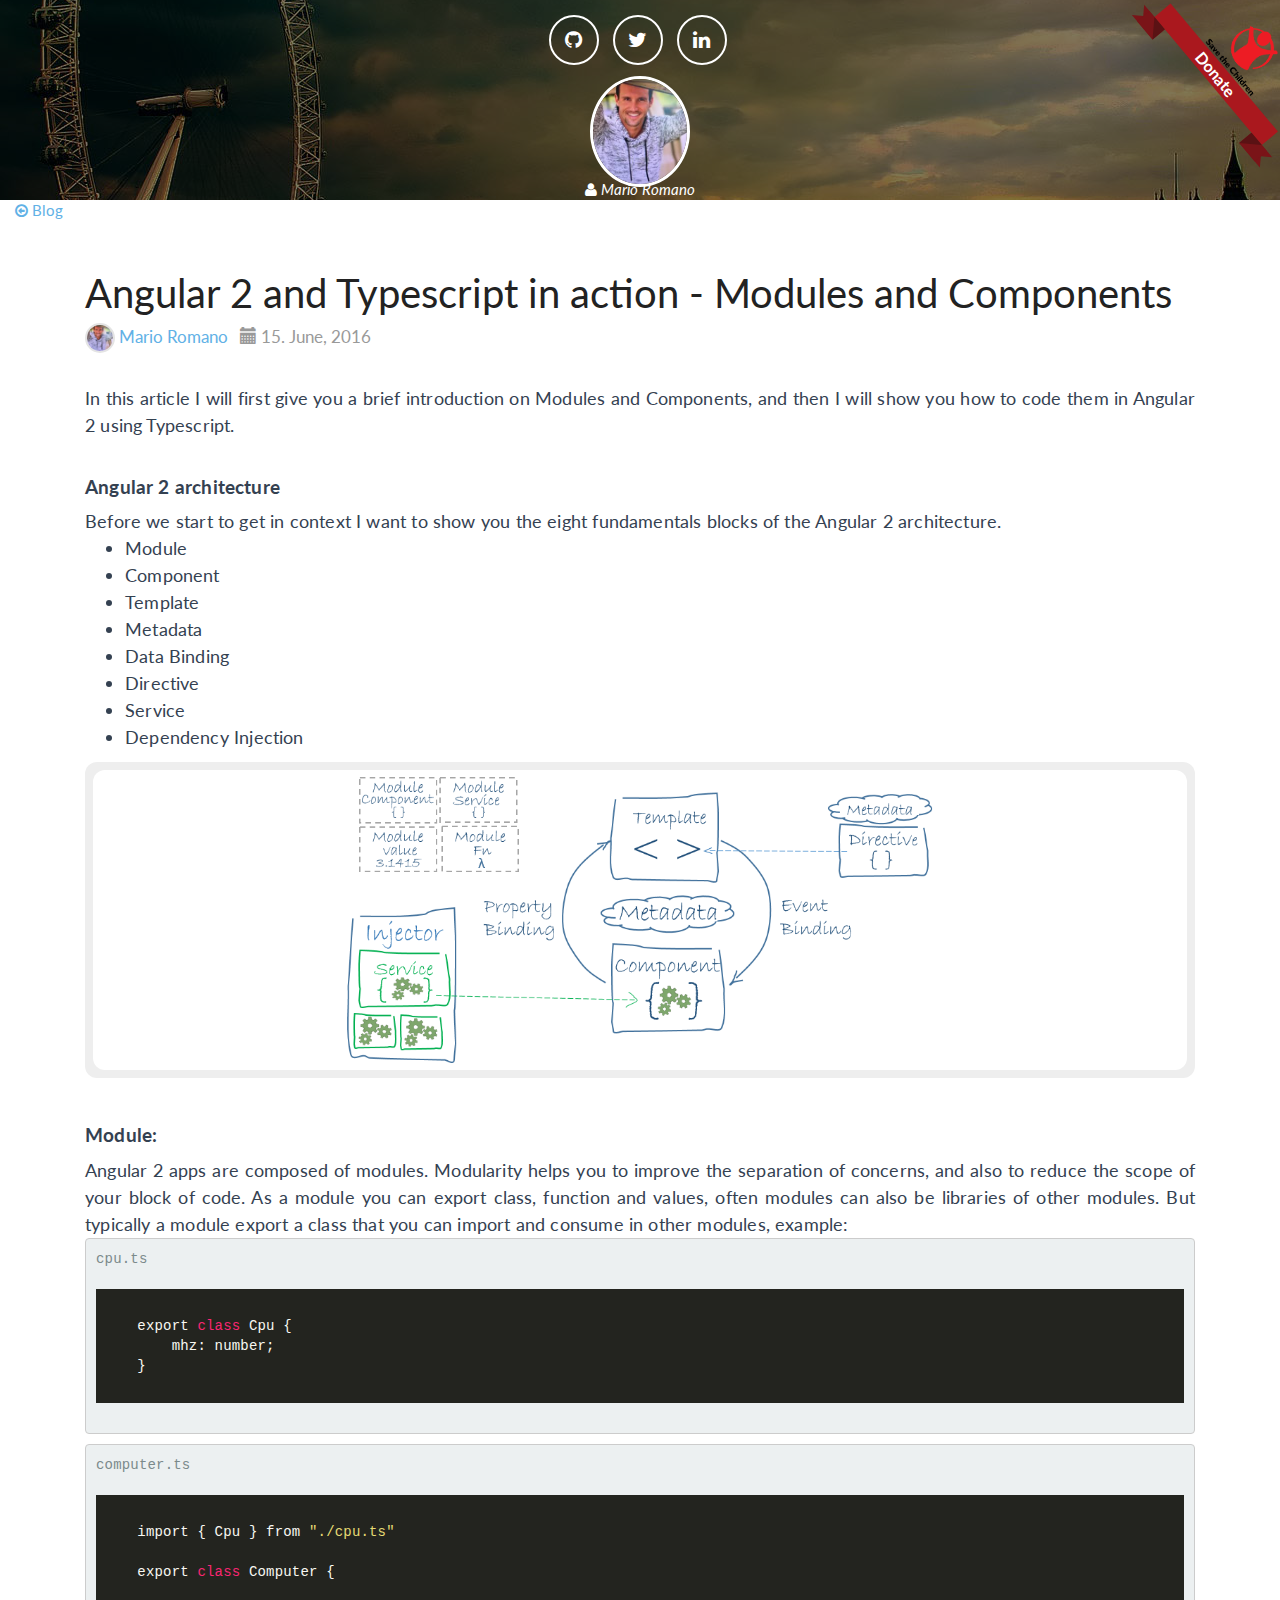
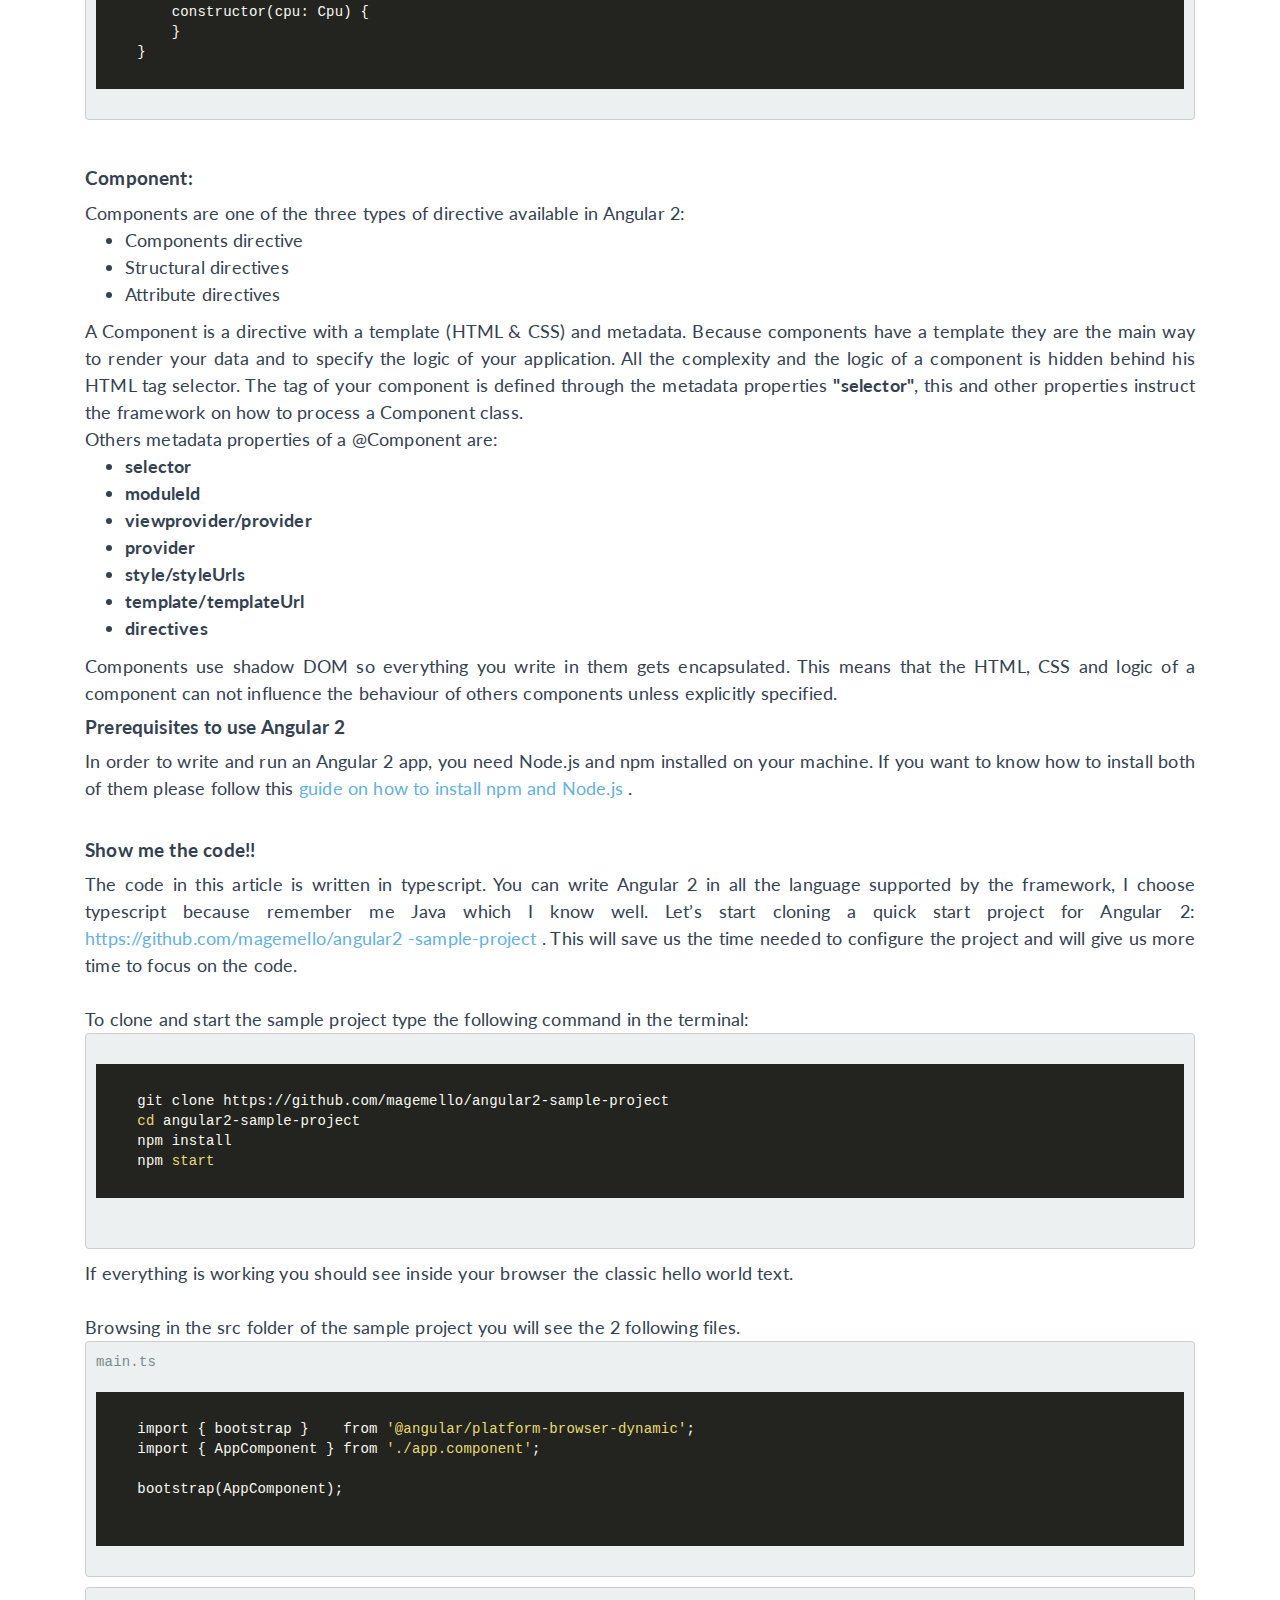
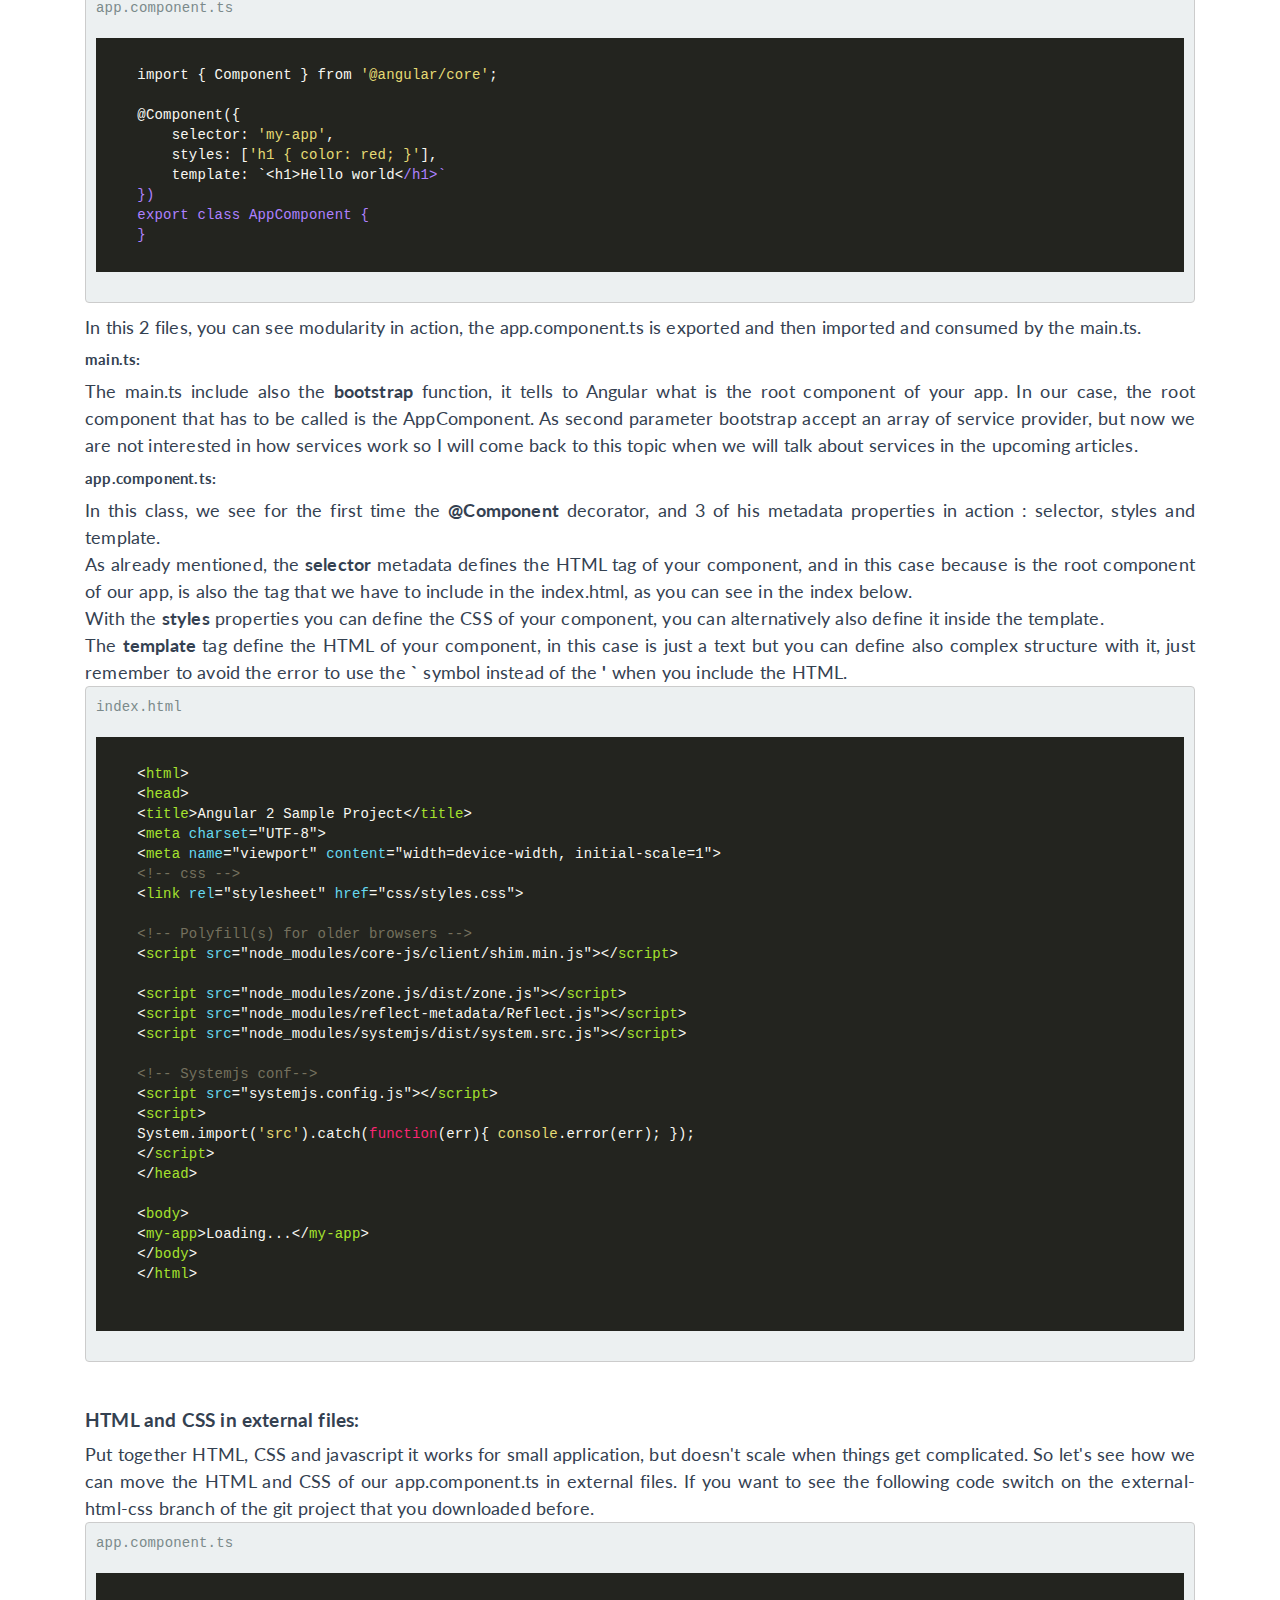
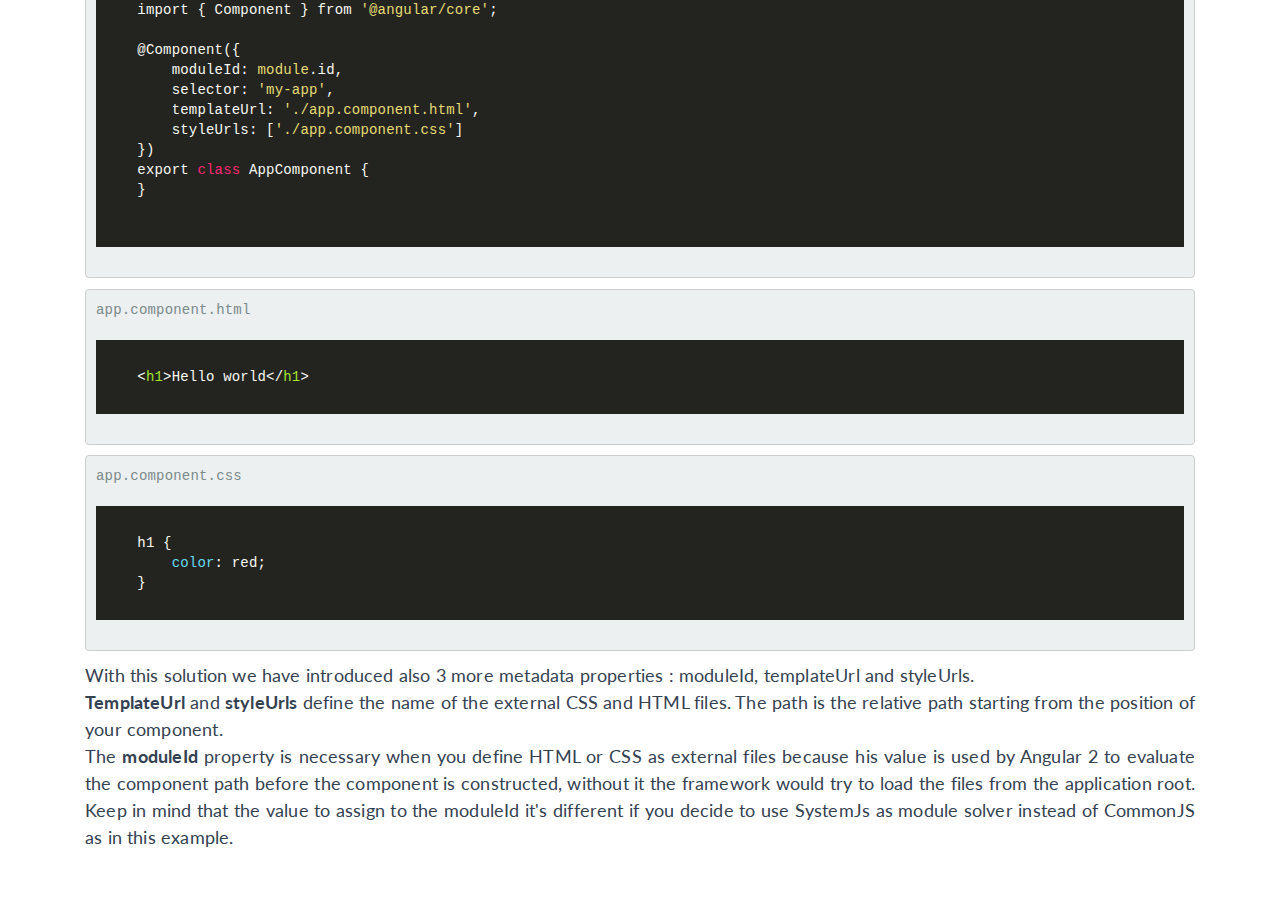
<file: articles/003-first-angular-2-app.html>
<!DOCTYPE html>
<html lang="en">
<head>
    <meta charset="utf-8">
    <meta http-equiv="X-UA-Compatible" content="IE=edge">
    <meta name="viewport" content="width=device-width, initial-scale=1.0">
    <meta name="description" content="Angular 2 and Typescript in action - Modules and Components">
    <meta name="author" content="Mario Romano">
    <link rel="shortcut icon" href="../favicon.ico">

    <title>Angular 2 and Typescript in action - Modules and Components</title>
    <script>
        var disqus_config = function () {
            this.page.url = 'http://magemello.github.io/articles/003-first-angular-2-app.html';
            // Replace PAGE_URL with your page's canonical URL variable
            this.page.identifier = "003-first-angular-2-app.html"; // Replace PAGE_IDENTIFIER with your page's unique identifier variable
        };
    </script>

    <!-- for Facebook -->
    <meta property="og:title" content="Angular 2 and Typescript in action - Modules and Components"/>
    <meta property="og:type" content="article"/>
    <meta property="og:image" content="img/angular.png"/>
    <meta property="og:url" content="http://magemello.github.io/articles/003-first-angular-2-app.html"/>
    <meta property="og:description" content="In this article I will first give you a brief introduction on Modules and Components, and then I will show you
                            how to code them in Angular 2 using Typescript."/>
    <!-- for Twitter -->
    <meta name="twitter:card" content="summary"/>
    <meta name="twitter:title" content="Angular 2 and Typescript in action - Modules and Components"/>
    <meta name="twitter:description" content="In this article I will first give you a brief introduction on Modules and Components, and then I will show you
                            how to code them in Angular 2 using Typescript."/>
    <meta name="twitter:image" content="http://magemello.github.io/articles/img/angular.png"/>

    <link href="http://fonts.googleapis.com/css?family=Montserrat:400,700" rel="stylesheet" type="text/css">
    <link href="http://fonts.googleapis.com/css?family=Lato:400,700,400italic,700italic" rel="stylesheet" type="text/css">

    <!-- Bootstrap core CSS -->
    <link href="../css/bootstrap.min.css" rel="stylesheet">
    <link href="../font-awesome/css/font-awesome.min.css" rel="stylesheet" type="text/css">
    <link href="../css/animate.css" rel="stylesheet">

    <!-- Styles -->
    <link href="../css/blog.css" rel="stylesheet">
    <link rel="stylesheet" href="../css/custom.css">
    <link rel="stylesheet" href="../css/monokai-sublime.css">

</head>

<body>

<div id="main" class="article">
    <div id="intro" class="col-md-12">
        <!-- Donation div -->
        <div class="donation-div-trasform donation-div-trasform-top">
            <a href="https://secure.savethechildren.org.uk/donate/">
                <div class="donation-div donation-div-top">
                    <img src="../img/stc_logo.png" alt="Save the Children" class="donate-img">
                    <div class="rotate-ribbon">
                        <h1 class="red-ribbon">
                            <strong class="red-ribbon-content">Donate</strong>
                        </h1>
                    </div>
                </div>
            </a>
        </div>
        <!-- /.Donation div -->
        <header>
            <div class="content text-center wow fadeIn">
                <div class="row profile-container">
                    <div class="">
                        <ul class="list-inline">
                            <li>
                                <a href="https://github.com/magemello" class="btn-social btn-outline"><i class="fa fa-fw fa-github"></i></a>
                            </li>
                            <li>
                                <a href="https://twitter.com/MagemelloMario" class="btn-social btn-outline"><i
                                        class="fa fa-fw fa-twitter"></i></a>
                            </li>
                            <li>
                                <a href="https://uk.linkedin.com/in/mario-romano-51a6a714" class="btn-social btn-outline"><i
                                        class="fa fa-fw fa-linkedin"></i></a>
                            </li>
                        </ul>
                        <a href="../index.html"><img class="img-circle" id="img-circle-profile" width="100px" src="../img/profile.jpg"
                                                     alt=""></a>
                    </div>
                </div>
            </div>
            <div class="portfolio-header"><a href="../index.html"><i class="fa fa-user"></i> Mario Romano</a></div>
        </header>

    </div><!-- /#intro -->

    <div id="content" class="col-md-12">
        <a href="../blog.html"><i class="fa fa-arrow-circle-o-left" aria-hidden="true"></i> Blog</a>
        <div role="tabpanel">


            <!-- Tab panes -->
            <div class="tab-content">
                <div role="tabpanel" class="tab-pane active wow" id="posts">

                    <section class="post featured wow fadeIn">
                        <header>
                            <h2 class="title">
                                Angular 2 and Typescript in action - Modules and Components
                            </h2>
                            <div class="meta">
                                <div class="meta col-xs-12  col-sm-8">
                                    <div class="meta__info">
                    <span class="meta__author"><img src="../img/profile.jpg" class="img-circle" alt="Meta avatar" width="30" height="30">
                      <a href="#"> Mario Romano</a>  &nbsp;</span>
                                        <span class="meta__date"><span class="glyphicon glyphicon-calendar"></span>  15. June, 2016</span>
                                    </div>
                                </div>
                            </div>
                        </header>
                        <div class="description">
                            In this article I will first give you a brief introduction on Modules and Components, and then I will show you
                            how to code them in Angular 2 using Typescript.

                            <br><br>
                            <h4>Angular 2 architecture</h4>
                            Before we start to get in context I want to show you the eight fundamentals blocks of the Angular 2
                            architecture.
                            <ul>
                                <li>Module</li>
                                <li>Component</li>
                                <li>Template</li>
                                <li>Metadata</li>
                                <li>Data Binding</li>
                                <li>Directive</li>
                                <li>Service</li>
                                <li>Dependency Injection</li>
                            </ul>
                            <div class="img-article-wrap">
                                <div class="img-article-wrap-background" style="background-color: #ffffff">
                                    <img src="img/angular2architecture.png" alt="angular 2 architecture" style="max-height:300px" >
                                </div>
                            </div>
                            <br>
                            <h4>Module:</h4>
                            Angular 2 apps are composed of modules. Modularity helps you to improve the separation of concerns,
                            and also to reduce the scope of your block of code. As a module you can export class, function and values, often
                            modules can also be libraries of other modules. But typically a module export a class that you can
                            import and consume in other modules, example:

              <pre>
cpu.ts
            <code class="javascript">
    export class Cpu {
        mhz: number;
    }
            </code>
</pre>


                              <pre>
computer.ts
            <code class="javascript">
    import { Cpu } from "./cpu.ts"

    export class Computer {

        constructor(cpu: Cpu) {
        }
    }
            </code>
</pre>


                            <br>
                            <h4>Component:</h4>
                            Components are one of the three types of directive available in Angular 2:
                            <ul>
                                <li>Components directive</li>
                                <li>Structural directives</li>
                                <li>Attribute directives</li>
                            </ul>
                            A Component is a directive with a template (HTML & CSS) and metadata. Because components have a template they
                            are the main
                            way to render your data and to specify the logic of your application.
                            All the complexity and the logic of a component is hidden behind his HTML tag selector. The tag of your
                            component is defined through the metadata properties <b>"selector"</b>,
                            this and other properties instruct the framework on how to process a Component class.
                            <br>Others metadata properties of a @Component are:
                            <ul>
                                <li><b>selector</b></li>
                                <li><b>moduleId</b></li>
                                <li><b>viewprovider/provider</b></li>
                                <li><b>provider</b></li>
                                <li><b>style/styleUrls</b></li>
                                <li><b>template/templateUrl</b></li>
                                <li><b>directives</b></li>

                            </ul>
                            Components use shadow DOM so everything you write in them gets encapsulated. This means that the
                            HTML, CSS
                            and logic of a component can not influence the behaviour of others components unless explicitly specified.
                            <br>
                            <h4>Prerequisites to use Angular 2</h4>
                            In order to write and run an Angular 2 app, you need Node.js and npm installed on your machine. If you want to
                            know
                            how to install both of them please follow this <a href="004-how-to-install-node-and-npm.html"
                                                                                     title="Guide on how to install npm and Node.j">guide
                            on how to install npm and Node.js</a> .
                            <br><br>
                            <h4>Show me the code!!</h4>

                            The code in this article is written in typescript. You can write Angular 2 in all the language supported by
                            the framework, I choose typescript because remember me Java which I know well. Let’s start cloning a quick
                            start project for Angular 2: <a
                                href="https://github.com/magemello/angular2-sample-project"
                                title="Sample Angular 2 app">https://github.com/magemello/angular2
                            -sample-project</a>
                            . This will save us the time needed to configure the project and will give us more time to focus on the
                            code.
                            <br><br>To clone and start the sample project type the following command in the terminal:

                              <pre>
                                <code class="terminal">
    git clone https://github.com/magemello/angular2-sample-project
    cd angular2-sample-project
    npm install
    npm start
                                </code>
                              </pre>
                            If everything is working you should see inside your browser the classic hello world text.<br><br>
                            Browsing in the src folder of the sample project you will see the 2 following files.

<pre>
main.ts
            <code class="javascript">
    import { bootstrap }    from '@angular/platform-browser-dynamic';
    import { AppComponent } from './app.component';

    bootstrap(AppComponent);

            </code>
</pre>

<pre>
app.component.ts
            <code class="javascript">
    import { Component } from '@angular/core';

    @Component({
        selector: 'my-app',
        styles: ['h1 { color: red; }'],
        template: `&lt;h1&gt;Hello world&lt;/h1&gt;`
    })
    export class AppComponent {
    }
            </code>
</pre>

                            In this 2 files, you can see modularity in action, the app.component.ts is exported and then imported and
                            consumed by the main.ts.

                            <h5><b>main.ts:</b></h5>
                            The main.ts include also the <b>bootstrap</b> function, it tells to Angular what is the root
                            component
                            of your app. In our case, the root component that has to be called is the AppComponent.
                            As second parameter bootstrap accept an array of service provider, but now we are
                            not interested in how services work so I will come back to this topic when we will talk about services in the
                            upcoming articles.
                            <h5><b>app.component.ts:</b></h5>
                            In this class, we see for the first time the <b>@Component</b> decorator, and 3 of his metadata properties in
                            action : selector, styles and template.<br>
                            As already mentioned, the <b>selector</b> metadata defines the HTML tag of your component, and in this
                            case because is the root component of our app, is also the tag that we have to include in the index.html, as
                            you can see in the index below.<br>
                            With the <b>styles</b> properties you can define the CSS of your component, you can alternatively also define
                            it inside the template.<br>
                            The <b>template</b> tag define the HTML of your component, in this case is just a text but you can define
                            also complex structure with it, just remember to avoid the error to use the <b>`</b> symbol instead of the
                            <b>'</b>
                            when you include the HTML.

                            <pre>
index.html
            <code class="html">
    &lt;html&gt;
    &lt;head&gt;
    &lt;title&gt;Angular 2 Sample Project&lt;/title&gt;
    &lt;meta charset=&quot;UTF-8&quot;&gt;
    &lt;meta name=&quot;viewport&quot; content=&quot;width=device-width, initial-scale=1&quot;&gt;
    &lt;!-- css --&gt;
    &lt;link rel=&quot;stylesheet&quot; href=&quot;css/styles.css&quot;&gt;

    &lt;!-- Polyfill(s) for older browsers --&gt;
    &lt;script src=&quot;node_modules/core-js/client/shim.min.js&quot;&gt;&lt;/script&gt;

    &lt;script src=&quot;node_modules/zone.js/dist/zone.js&quot;&gt;&lt;/script&gt;
    &lt;script src=&quot;node_modules/reflect-metadata/Reflect.js&quot;&gt;&lt;/script&gt;
    &lt;script src=&quot;node_modules/systemjs/dist/system.src.js&quot;&gt;&lt;/script&gt;

    &lt;!-- Systemjs conf--&gt;
    &lt;script src=&quot;systemjs.config.js&quot;&gt;&lt;/script&gt;
    &lt;script&gt;
    System.import('src').catch(function(err){ console.error(err); });
    &lt;/script&gt;
    &lt;/head&gt;

    &lt;body&gt;
    &lt;my-app&gt;Loading...&lt;/my-app&gt;
    &lt;/body&gt;
    &lt;/html&gt;

            </code>
</pre>
                            <br>
                            <h4>HTML and CSS in external files:</h4>
                            Put together HTML, CSS and javascript it works for small application, but doesn't scale when
                            things get complicated. So let's see how we can move the HTML and CSS of our app.component.ts in external
                            files. If you want to see the following code switch on the external-html-css branch of the git project that you
                            downloaded before.

<pre>
app.component.ts
            <code class="javascript">
    import { Component } from '@angular/core';

    @Component({
        moduleId: module.id,
        selector: 'my-app',
        templateUrl: './app.component.html',
        styleUrls: ['./app.component.css']
    })
    export class AppComponent {
    }

            </code>
</pre>

<pre>
app.component.html
            <code class="html">
    &lt;h1&gt;Hello world&lt;/h1&gt;
            </code>
</pre>
<pre>
app.component.css
            <code class="css">
    h1 {
        color: red;
    }
            </code>
</pre>
                            With this solution we have introduced also 3 more metadata properties : moduleId, templateUrl and
                            styleUrls.<br>
                            <b>TemplateUrl</b> and <b>styleUrls</b> define the name of the external CSS and HTML files. The path is the
                            relative path starting from the position of your component.<br>
                            The <b>moduleId</b> property is necessary when you define HTML or CSS as external files because his value is
                            used by Angular 2 to evaluate the component path before the component is constructed, without it the
                            framework would try to load the
                            files from the application root. Keep in mind that the value to assign to the
                            moduleId
                            it's different if you decide to use SystemJs as module solver instead of CommonJS as in this example.

                            </p>
                        </div>
                        <footer>
                            <div id="disqus_thread"></div>
                        </footer>
                    </section>


                </div>
            </div><!-- /.tab-content -->
        </div><!-- /tabpanel -->


    </div><!-- /#content -->
</div><!-- /#main -->


<!-- Scripts -->
<script src="../js/jquery.js"></script>
<script src="../js/bootstrap.min.js"></script>
<script src="../js/custom.js"></script>

<script src="../js/highlight.pack.js"></script>

<script>hljs.initHighlightingOnLoad();</script>
<script>
    $(document).ready(function () {
        $('#intro').addClass('animated tada');
    });


    (function () { // DON'T EDIT BELOW THIS LINE
        var d = document, s = d.createElement('script');

        s.src = 'http://marioromano.disqus.com/embed.js';

        s.setAttribute('data-timestamp', +new Date());
        (d.head || d.body).appendChild(s);
    })();
</script>
</body>
</html>
</file>
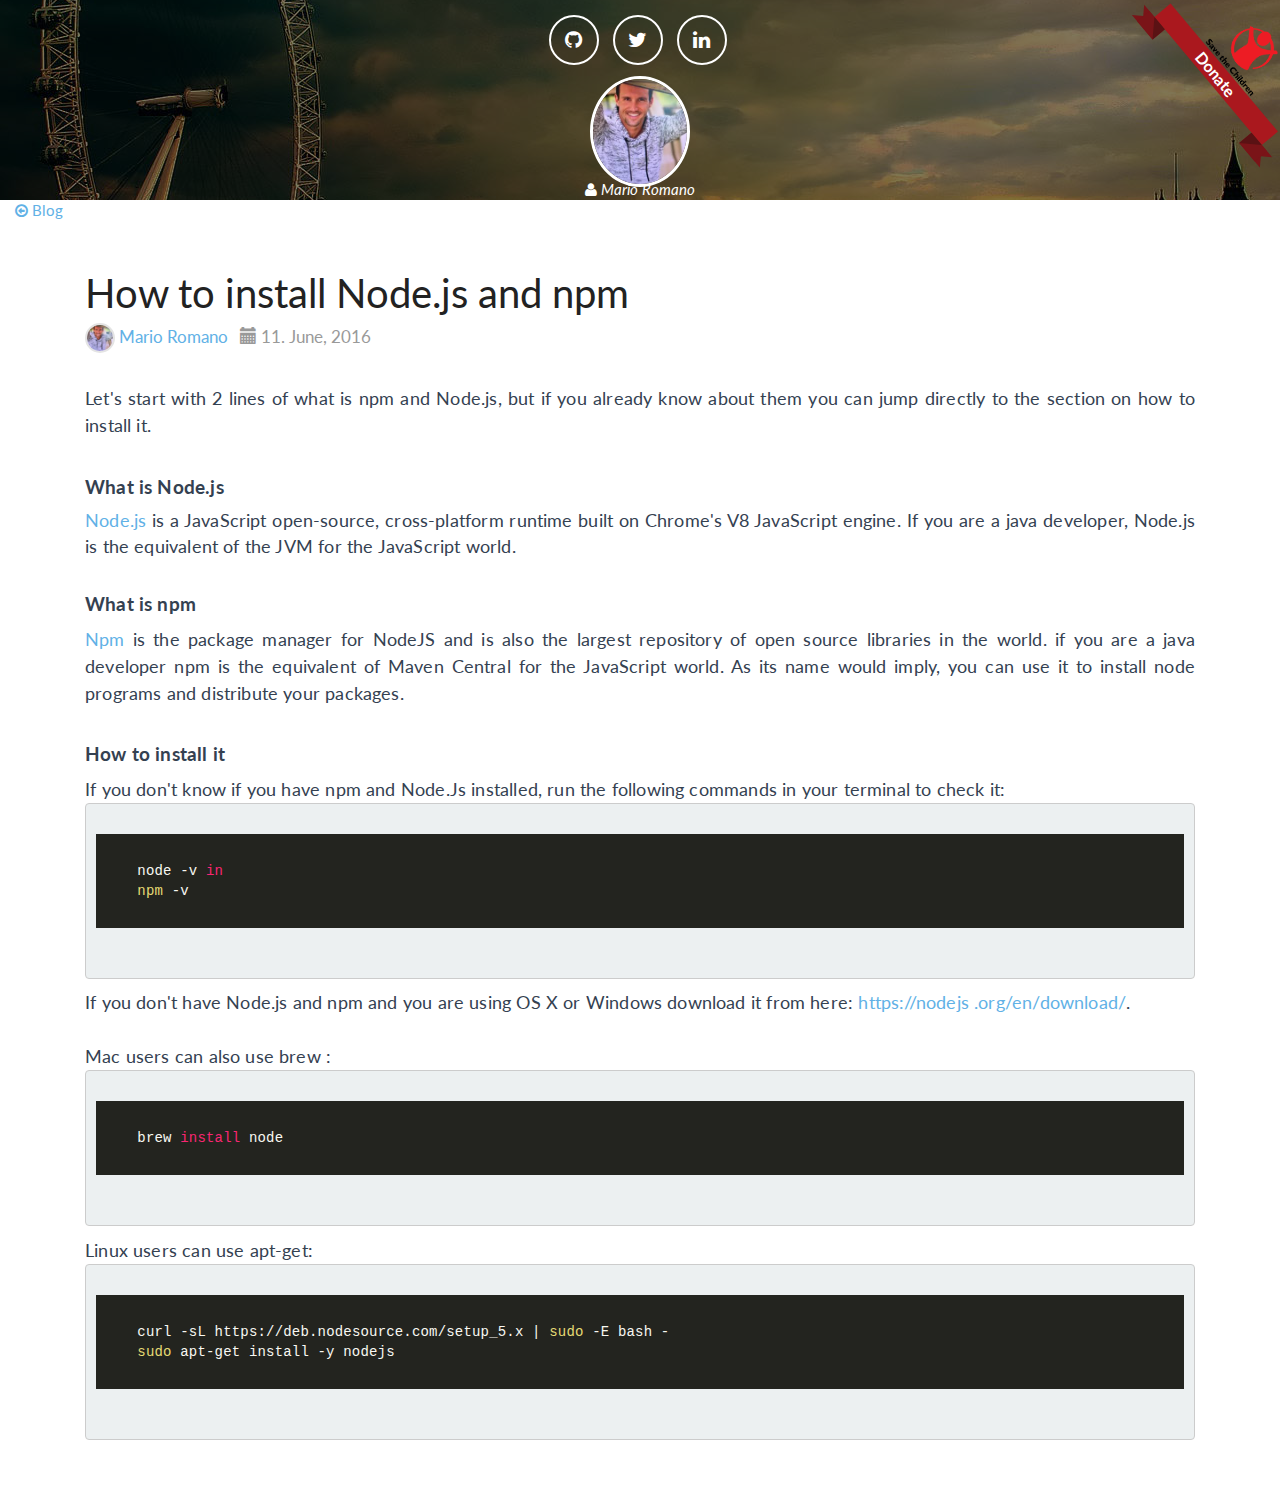
<file: articles/004-how-to-install-node-and-npm.html>
<!DOCTYPE html>
<html lang="en">
<head>
    <meta charset="utf-8">
    <meta http-equiv="X-UA-Compatible" content="IE=edge">
    <meta name="viewport" content="width=device-width, initial-scale=1.0">
    <meta name="description" content="How to install node and npm for OS X, Windows and Linux">
    <meta name="author" content="Mario Romano">
    <link rel="shortcut icon" href="../favicon.ico">

    <title>How to install Node.js and npm - Mario Romano</title>

    <!-- for Facebook -->
    <meta property="og:title" content="How to install Node.js and npm - Mario Romano" />
    <meta property="og:type" content="article" />
    <meta property="og:image" content="img/nodenpm.jpg" />
    <meta property="og:url" content="http://magemello.github.io/articles/004-how-to-install-node-and-npm.html" />
    <meta property="og:description" content="How to install node and npm for OS X, Windows and Linux" />
    <!-- for Twitter -->
    <meta name="twitter:card" content="summary" />
    <meta name="twitter:title" content="How to install Node.js and npm - Mario Romano" />
    <meta name="twitter:description" content="How to install node and npm for OS X, Windows and Linux" />
    <meta name="twitter:image" content="http://magemello.github.io/articles/img/nodenpm.jpg" />

    <script>
        var disqus_config = function () {
            this.page.url = 'http://magemello.github.io/articles/004-how-to-install-node-and-npm.html';
            // Replace PAGE_URL with your page's canonical URL variable
            this.page.identifier = "004-how-to-install-node-and-npm.html"; // Replace PAGE_IDENTIFIER with your page's unique identifier variable
        };
    </script>

    <link href="http://fonts.googleapis.com/css?family=Montserrat:400,700" rel="stylesheet" type="text/css">
    <link href="http://fonts.googleapis.com/css?family=Lato:400,700,400italic,700italic" rel="stylesheet" type="text/css">

    <!-- Bootstrap core CSS -->
    <link href="../css/bootstrap.min.css" rel="stylesheet">
    <link href="../font-awesome/css/font-awesome.min.css" rel="stylesheet" type="text/css">
    <link href="../css/animate.css" rel="stylesheet">

    <!-- Styles -->
    <link href="../css/blog.css" rel="stylesheet">
    <link rel="stylesheet" href="../css/custom.css">
    <link rel="stylesheet" href="../css/monokai-sublime.css">

</head>

<body>

<div id="main" class="article">
    <div id="intro" class="col-md-12">
        <!-- Donation div -->
        <div class="donation-div-trasform donation-div-trasform-top">
            <a href="https://secure.savethechildren.org.uk/donate/">
                <div class="donation-div donation-div-top">
                    <img src="../img/stc_logo.png" alt="Save the Children" class="donate-img">
                    <div class="rotate-ribbon">
                        <h1 class="red-ribbon">
                            <strong class="red-ribbon-content">Donate</strong>
                        </h1>
                    </div>
                </div>
            </a>
        </div>
        <!-- /.Donation div -->
        <header>
            <div class="content text-center wow fadeIn">
                <div class="row profile-container">
                    <div class="">
                        <ul class="list-inline">
                            <li>
                                <a href="https://github.com/magemello" class="btn-social btn-outline"><i class="fa fa-fw fa-github"></i></a>
                            </li>
                            <li>
                                <a href="https://twitter.com/MagemelloMario" class="btn-social btn-outline"><i class="fa fa-fw fa-twitter"></i></a>
                            </li>
                            <li>
                                <a href="https://uk.linkedin.com/in/mario-romano-51a6a714" class="btn-social btn-outline"><i class="fa fa-fw fa-linkedin"></i></a>
                            </li>
                        </ul>
                        <a href="../index.html"><img class="img-circle" id="img-circle-profile" width="100px" src="../img/profile.jpg" alt=""></a>
                    </div>
                </div>
            </div>
            <div class="portfolio-header"><a href="../index.html"><i class="fa fa-user"></i> Mario Romano</a></div>
        </header>

    </div><!-- /#intro -->

    <div id="content" class="col-md-12">
        <a href="../blog.html"><i class="fa fa-arrow-circle-o-left" aria-hidden="true"></i> Blog</a>
        <div role="tabpanel">


            <!-- Tab panes -->
            <div class="tab-content">
                <div role="tabpanel" class="tab-pane active wow" id="posts">

                    <section class="post featured wow fadeIn">
                        <header>
                            <h2 class="title">
                                How to install Node.js and npm
                            </h2>
                            <div class="meta">
                                <div class="meta col-xs-12  col-sm-8">
                                    <div class="meta__info">
                    <span class="meta__author"><img src="../img/profile.jpg" class="img-circle"  alt="Meta avatar" width="30" height="30">
                      <a href="#"> Mario Romano</a>  &nbsp;</span>
                                        <span class="meta__date"><span class="glyphicon glyphicon-calendar"></span>  11. June, 2016</span>
                                    </div>
                                </div>
                            </div>
                        </header>
                        <div class="description">
                            Let's start with 2 lines of what is npm and Node.js, but if you already know about them you can jump
                            directly to the section on how to install it.
                            <br><br>
                            <h4>What is Node.js</h4>
                            <p>
                                <a href="https://nodejs.org/en/" title="what is node.js">Node.js</a> is a JavaScript open-source,
                                cross-platform runtime built on Chrome's V8 JavaScript engine. If you are a java developer,
                                Node.js is the equivalent of the JVM for the JavaScript world.
                                <br><br>
                            <h4>What is npm</h4>
                            <a href="https://www.npmjs.com/" title="what is npm">Npm</a> is the package manager for NodeJS and is also the
                            largest repository of open source libraries in the world. if
                            you are a
                            java developer npm is the equivalent of Maven Central for the JavaScript world. As its name would imply, you
                            can use it
                            to install
                            node programs and distribute your packages.
                            <br><br>
                            <h4>How to install it</h4>
                                If you don't know if you have npm and Node.Js installed, run the following commands in your terminal to check it:
                <pre>
                <code class="terminal">
    node -v in
    npm -v
                </code>
              </pre>

                            If you don't have Node.js and npm and you are using OS X or Windows download it from here: <a
                                href="https://nodejs.org/en/download/"
                                title="download nodejs">https://nodejs
                            .org/en/download/</a>.<br><br>Mac users can also use brew :
               <pre>
                <code class="terminal">
    brew install node
                </code>
              </pre>
                            Linux users can use apt-get:
               <pre>
                <code class="terminal">
    curl -sL https://deb.nodesource.com/setup_5.x | sudo -E bash -
    sudo apt-get install -y nodejs
                </code>
              </pre>
                            </p>
                        </div>
                        <footer>
                            <div id="disqus_thread"></div>
                        </footer>
                    </section>



                </div>
            </div><!-- /.tab-content -->
        </div><!-- /tabpanel -->


    </div><!-- /#content -->
</div><!-- /#main -->


<!-- Scripts -->
<script src="../js/jquery.js"></script>
<script src="../js/bootstrap.min.js"></script>
<script src="../js/custom.js"></script>

<script src="../js/highlight.pack.js"></script>

<script>hljs.initHighlightingOnLoad();</script>
<script>
    $( document ).ready(function() {
        $('#intro').addClass('animated tada');
    });



    (function() { // DON'T EDIT BELOW THIS LINE
        var d = document, s = d.createElement('script');

        s.src = 'http://marioromano.disqus.com/embed.js';

        s.setAttribute('data-timestamp', +new Date());
        (d.head || d.body).appendChild(s);
    })();
</script>
</body>
</html>
</file>
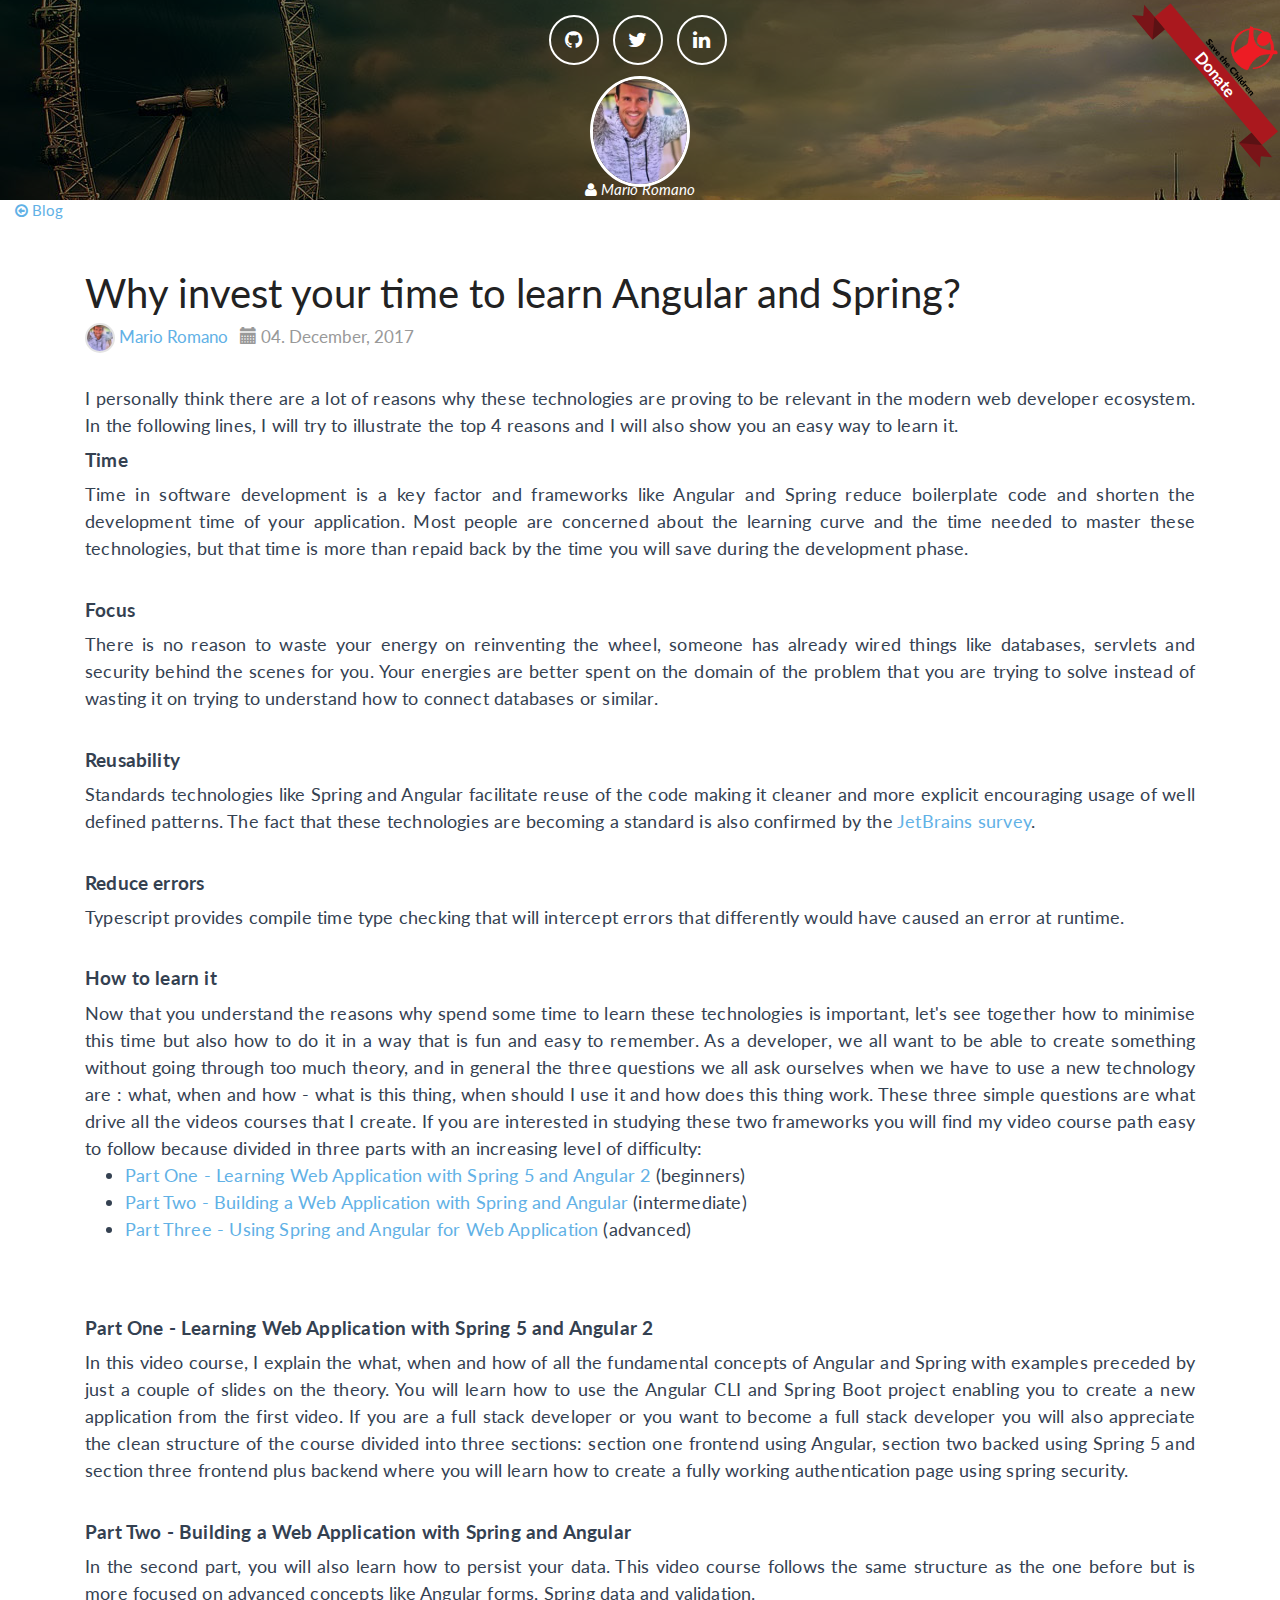
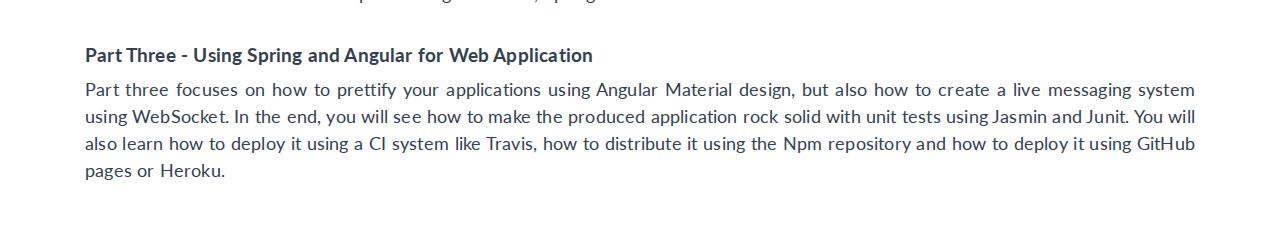
<file: articles/005-why-invest-your-time-to-learn-angular-and-spring.html>
<!DOCTYPE html>
<html lang="en">
<head>
    <meta charset="utf-8">
    <meta http-equiv="X-UA-Compatible" content="IE=edge">
    <meta name="viewport" content="width=device-width, initial-scale=1.0">
    <meta name="description" content="I personally think there are a lot of reasons why these technologies are proving to be relevant in the modern web developer ecosystem. In the following lines, I will try to illustrate the top 4 reasons and also I will show an easy way to learn it in case you don't">
    <meta name="author" content="Mario Romano">
    <link rel="shortcut icon" href="../favicon.ico">

    <title>Why invest your time to learn Angular and Spring - Mario Romano</title>

    <!-- for Facebook -->
    <meta property="og:title" content="Why invest your time to learn Angular and Spring - Mario Romano" />
    <meta property="og:type" content="article" />
    <meta property="og:image" content="img/angularspring.jpg" />
    <meta property="og:url" content="http://magemello.github.io/articles/005-why-invest-your-time-to-learn-angular-and-spring.html" />
    <meta property="og:description" content="I personally think there are a lot of reasons why these technologies are proving to be relevant in the modern web developer ecosystem. In the following lines, I will try to illustrate the top 4 reasons and also I will show an easy way to learn it in case you don't" />
    <!-- for Twitter -->
    <meta name="twitter:card" content="summary" />
    <meta name="twitter:title" content="Why invest your time to learn Angular and Spring - Mario Romano" />
    <meta name="twitter:description" content="I personally think there are a lot of reasons why these technologies are proving to be relevant in the modern web developer ecosystem. In the following lines, I will try to illustrate the top 4 reasons and also I will show an easy way to learn it in case you don't" />
    <meta name="twitter:image" content="http://magemello.github.io/articles/img/angularspring.jpg" />

    <script>
        var disqus_config = function () {
            this.page.url = 'http://magemello.github.io/articles/005-why-invest-your-time-to-learn-angular-and-spring.html';
            // Replace PAGE_URL with your page's canonical URL variable
            this.page.identifier = "005-why-invest-your-time-to-learn-angular-and-spring.html"; // Replace PAGE_IDENTIFIER with your page's unique identifier variable
        };
    </script>

    <link href="http://fonts.googleapis.com/css?family=Montserrat:400,700" rel="stylesheet" type="text/css">
    <link href="http://fonts.googleapis.com/css?family=Lato:400,700,400italic,700italic" rel="stylesheet" type="text/css">

    <!-- Bootstrap core CSS -->
    <link href="../css/bootstrap.min.css" rel="stylesheet">
    <link href="../font-awesome/css/font-awesome.min.css" rel="stylesheet" type="text/css">
    <link href="../css/animate.css" rel="stylesheet">

    <!-- Styles -->
    <link href="../css/blog.css" rel="stylesheet">
    <link rel="stylesheet" href="../css/custom.css">
    <link rel="stylesheet" href="../css/monokai-sublime.css">

</head>

<body>

<div id="main" class="article">
    <div id="intro" class="col-md-12">
        <!-- Donation div -->
        <div class="donation-div-trasform donation-div-trasform-top">
            <a href="https://secure.savethechildren.org.uk/donate/">
                <div class="donation-div donation-div-top">
                    <img src="../img/stc_logo.png" alt="Save the Children" class="donate-img">
                    <div class="rotate-ribbon">
                        <h1 class="red-ribbon">
                            <strong class="red-ribbon-content">Donate</strong>
                        </h1>
                    </div>
                </div>
            </a>
        </div>
        <!-- /.Donation div -->
        <header>
            <div class="content text-center wow fadeIn">
                <div class="row profile-container">
                    <div class="">
                        <ul class="list-inline">
                            <li>
                                <a href="https://github.com/magemello" class="btn-social btn-outline"><i class="fa fa-fw fa-github"></i></a>
                            </li>
                            <li>
                                <a href="https://twitter.com/MagemelloMario" class="btn-social btn-outline"><i class="fa fa-fw fa-twitter"></i></a>
                            </li>
                            <li>
                                <a href="https://uk.linkedin.com/in/mario-romano-51a6a714" class="btn-social btn-outline"><i class="fa fa-fw fa-linkedin"></i></a>
                            </li>
                        </ul>
                        <a href="../index.html"><img class="img-circle" id="img-circle-profile" width="100px" src="../img/profile.jpg" alt=""></a>
                    </div>
                </div>
            </div>
            <div class="portfolio-header"><a href="../index.html"><i class="fa fa-user"></i> Mario Romano</a></div>
        </header>

    </div><!-- /#intro -->

    <div id="content" class="col-md-12">
        <a href="../blog.html"><i class="fa fa-arrow-circle-o-left" aria-hidden="true"></i> Blog</a>
        <div role="tabpanel">


            <!-- Tab panes -->
            <div class="tab-content">
                <div role="tabpanel" class="tab-pane active wow" id="posts">

                    <section class="post featured wow fadeIn">
                        <header>
                            <h2 class="title">
                                Why invest your time to learn Angular and Spring? 
                            </h2>
                            <div class="meta">
                                <div class="meta col-xs-12  col-sm-8">
                                    <div class="meta__info">
                    <span class="meta__author"><img src="../img/profile.jpg" class="img-circle"  alt="Meta avatar" width="30" height="30">
                      <a href="#"> Mario Romano</a>  &nbsp;</span>
                                        <span class="meta__date"><span class="glyphicon glyphicon-calendar"></span>  04. December, 2017</span>
                                    </div>
                                </div>
                            </div>
                        </header>
                        <div class="description">

                            I personally think there are a lot of reasons why these technologies are proving to be relevant in the modern web developer ecosystem. In the following lines, I will try to illustrate the top 4 reasons and I will also show you an easy way to learn it.

                            <h4>Time</h4>
                            Time in software development is a key factor and frameworks like Angular and Spring reduce boilerplate code and shorten the development time of your application. Most people are concerned about the learning curve and the time needed to master these technologies, but that time is more than repaid back by the time you will save during the development phase.  
                            
                            <br><br>
                            
                            <h4>Focus</h4>
                            There is no reason to waste your energy on  reinventing the wheel, someone has already wired things like databases, servlets and security behind the scenes for you. Your energies are better spent on the domain of the problem that you are trying to solve instead of wasting  it on trying to understand how to connect databases or similar.
                            
                            <br><br>
                            
                            <h4>Reusability</h4>
                            Standards technologies like Spring and Angular facilitate reuse of the code making it cleaner and more explicit encouraging usage of well defined patterns. The fact that these technologies are becoming a standard is also confirmed by the <a href="https://www.jetbrains.com/research/devecosystem-2017/">JetBrains survey</a>.
                            
                            <br><br>
                            
                            <h4>Reduce errors</h4>
                            Typescript provides compile time type checking that will intercept errors that differently would have caused an error at runtime.

                            <br><br>

                            <h4>How to learn it</h4>
                            Now that you understand the reasons why spend some time to learn these technologies is important, let's see together how to minimise this time but also how to do it in a way that is fun and easy to remember. 

                            As a developer, we all want to be able to create something without going through too much theory, and in general the three questions we all ask ourselves when we have to use a new technology are : what, when and how -  what is this thing, when should I use it and how does this thing work. These three simple questions are  what drive all the videos courses that I create.

                            If you are interested in studying these two frameworks you will find my video course path easy to follow because divided in three parts with an increasing level of difficulty:
 
                            <ul>
                                <li><a href="https://www.packtpub.com/application-development/learning-web-application-spring-5-and-angular-2-video">Part One - Learning Web Application with Spring 5 and Angular 2 </a> (beginners)</li>
                                <li><a href="https://www.packtpub.com/application-development/building-web-application-spring-and-angular-video">Part Two - Building a Web Application with Spring and Angular </a> (intermediate)</li>
                                <li><a href="https://www.packtpub.com/application-development/using-spring-and-angular-web-application-video">Part Three - Using Spring and Angular for Web Application </a> (advanced)</li>
                            </ul>
                            
                            <br><br>
                            <h4>Part One - Learning Web Application with Spring 5 and Angular 2</h4>            
                            In this video course, I explain the what, when and how of all the fundamental concepts of Angular and Spring with examples preceded by just a couple of slides on the theory.  You will learn how to use the Angular CLI and Spring Boot project enabling you to create a new application from the first video. 

                            If you are a full stack developer or you want to become a full stack developer you will also appreciate the clean structure of the course divided into three sections: section one frontend using Angular, section two backed using Spring 5 and section three frontend plus backend where you will learn how to create a fully working authentication page using spring security.

                            <br><br>
                            <h4>Part Two - Building a Web Application with Spring and Angular</h4>
                            In the second part, you will also learn how to persist your data. This video course follows the same structure as the one before but is more focused on advanced concepts like Angular forms, Spring data and validation.

                            <br><br>
                            <h4>Part Three - Using Spring and Angular for Web Application</h4>
                            Part three focuses on how to prettify your applications using Angular Material design, but also how to create a live messaging system using WebSocket. In the end, you will see how to make the produced application rock solid with unit tests using Jasmin and Junit. You will also learn how to deploy it using a CI system like Travis, how to distribute it using the Npm repository and how to deploy it using GitHub pages or Heroku.
                
                            </p>
                        </div>
                        <footer>
                            <div id="disqus_thread"></div>
                        </footer>
                    </section>



                </div>
            </div><!-- /.tab-content -->
        </div><!-- /tabpanel -->


    </div><!-- /#content -->
</div><!-- /#main -->


<!-- Scripts -->
<script src="../js/jquery.js"></script>
<script src="../js/bootstrap.min.js"></script>
<script src="../js/custom.js"></script>

<script src="../js/highlight.pack.js"></script>

<script>hljs.initHighlightingOnLoad();</script>
<script>
    $( document ).ready(function() {
        $('#intro').addClass('animated tada');
    });



    (function() { // DON'T EDIT BELOW THIS LINE
        var d = document, s = d.createElement('script');

        s.src = 'http://marioromano.disqus.com/embed.js';

        s.setAttribute('data-timestamp', +new Date());
        (d.head || d.body).appendChild(s);
    })();
</script>
</body>
</html>
</file>
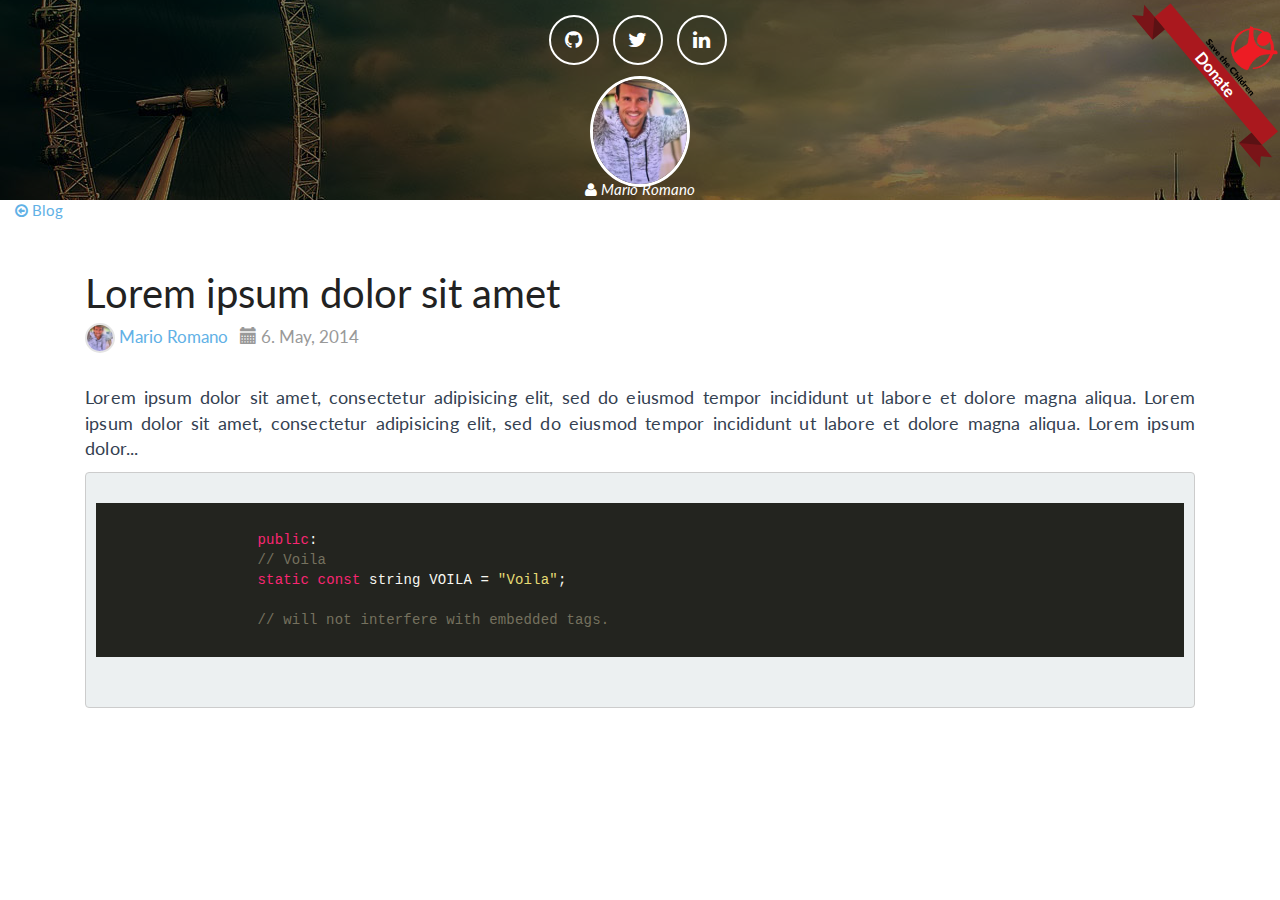
<file: articles/article.html>
<!DOCTYPE html>
<html lang="en">
<head>
  <meta charset="utf-8">
  <meta http-equiv="X-UA-Compatible" content="IE=edge">
  <meta name="viewport" content="width=device-width, initial-scale=1.0">
  <meta name="description" content="">
  <meta name="author" content="Mario Romano">
  <link rel="shortcut icon" href="../favicon.ico">

  <title>Article - Mario Romano</title>

  <!-- for Facebook -->
  <meta property="og:title" content="Hello world sample app for Angular 2 - Mario Romano" />
  <meta property="og:type" content="article" />
  <meta property="og:image" content="img/ng2-logo.png" />
  <meta property="og:url" content="http://magemello.github.io/articles/003-first-angular-2-app.html" />
  <meta property="og:description" content="Hello world Angular 2 app." />
  <!-- for Twitter -->
  <meta name="twitter:card" content="summary" />
  <meta name="twitter:title" content="Hello world sample app for Angular 2 - Mario Romano" />
  <meta name="twitter:description" content="Hello world Angular 2 app." />
  <meta name="twitter:image" content="http://magemello.github.io/articles/img/ng2-logo.png" />

  <script>
    var disqus_config = function () {
      this.page.url = 'http://magemello.github.io/'; // Replace PAGE_URL with your page's canonical URL variable
      this.page.identifier = "article_1"; // Replace PAGE_IDENTIFIER with your page's unique identifier variable
    };
  </script>

  <link href="http://fonts.googleapis.com/css?family=Montserrat:400,700" rel="stylesheet" type="text/css">
  <link href="http://fonts.googleapis.com/css?family=Lato:400,700,400italic,700italic" rel="stylesheet" type="text/css">

  <!-- Bootstrap core CSS -->
  <link href="../css/bootstrap.min.css" rel="stylesheet">
  <link href="../font-awesome/css/font-awesome.min.css" rel="stylesheet" type="text/css">
  <link href="../css/animate.css" rel="stylesheet">

  <!-- Styles -->
  <link href="../css/blog.css" rel="stylesheet">
  <link rel="stylesheet" href="../css/custom.css">
  <link rel="stylesheet" href="../css/monokai-sublime.css">

</head>

<body>

<div id="main" class="article">
  <div id="intro" class="col-md-12">
    <!-- Donation div -->
    <div class="donation-div-trasform donation-div-trasform-top">
      <a href="https://secure.savethechildren.org.uk/donate/">
        <div class="donation-div donation-div-top">
          <img src="../img/stc_logo.png" alt="Save the Children" class="donate-img">
          <div class="rotate-ribbon">
            <h1 class="red-ribbon">
              <strong class="red-ribbon-content">Donate</strong>
            </h1>
          </div>
        </div>
      </a>
    </div>
    <!-- /.Donation div -->
    <header>
      <div class="content text-center wow fadeIn">
        <div class="row profile-container">
          <div class="">
            <ul class="list-inline">
              <li>
                <a href="https://github.com/magemello" class="btn-social btn-outline"><i class="fa fa-fw fa-github"></i></a>
              </li>
              <li>
                <a href="https://twitter.com/MagemelloMario" class="btn-social btn-outline"><i class="fa fa-fw fa-twitter"></i></a>
              </li>
              <li>
                <a href="https://uk.linkedin.com/in/mario-romano-51a6a714" class="btn-social btn-outline"><i class="fa fa-fw fa-linkedin"></i></a>
              </li>
            </ul>
            <a href="../index.html"><img class="img-circle" id="img-circle-profile" width="100px" src="../img/profile.jpg" alt=""></a>
          </div>
        </div>
      </div>
      <div class="portfolio-header"><a href="../index.html"><i class="fa fa-user"></i> Mario Romano</a></div>
    </header>

  </div><!-- /#intro -->

  <div id="content" class="col-md-12">
    <a href="../blog.html"><i class="fa fa-arrow-circle-o-left" aria-hidden="true"></i> Blog</a>
    <div role="tabpanel">


      <!-- Tab panes -->
      <div class="tab-content">
        <div role="tabpanel" class="tab-pane active wow" id="posts">

          <section class="post featured wow fadeIn">
            <header>
              <h2 class="title">
                Lorem ipsum dolor sit amet
              </h2>
              <div class="meta">
                <div class="meta col-xs-12  col-sm-8">
                  <div class="meta__info">
                    <span class="meta__author"><img src="../img/profile.jpg" class="img-circle"  alt="Meta avatar" width="30" height="30">
                      <a href="#"> Mario Romano</a>  &nbsp;</span>
                    <span class="meta__date"><span class="glyphicon glyphicon-calendar"></span>  6. May, 2014</span>
                  </div>
                </div>
              </div>
            </header>
            <div class="description">
              <p>
                Lorem ipsum dolor sit amet, consectetur adipisicing elit, sed do eiusmod tempor incididunt ut labore et dolore magna aliqua. Lorem ipsum dolor sit amet, consectetur adipisicing elit, sed do eiusmod tempor incididunt ut labore et dolore magna aliqua. Lorem ipsum dolor...

              <pre>
                <code class="java">
                  public:
                  // Voila
                  static const string VOILA = "Voila";

                  // will not interfere with embedded <a href="#voila2">tags</a>.
                </code>
              </pre>
              </p>
            </div>
            <footer>
              <div id="disqus_thread"></div>
            </footer>
          </section>



        </div>
      </div><!-- /.tab-content -->
    </div><!-- /tabpanel -->


  </div><!-- /#content -->
</div><!-- /#main -->


<!-- Scripts -->
<script src="../js/jquery.js"></script>
<script src="../js/bootstrap.min.js"></script>
<script src="../js/custom.js"></script>

<script src="../js/highlight.pack.js"></script>

<script>hljs.initHighlightingOnLoad();</script>
<script>
  $( document ).ready(function() {
    $('#intro').addClass('animated tada');
  });



  (function() { // DON'T EDIT BELOW THIS LINE
    var d = document, s = d.createElement('script');

    s.src = 'http://marioromano.disqus.com/embed.js';

    s.setAttribute('data-timestamp', +new Date());
    (d.head || d.body).appendChild(s);
  })();
</script>
</body>
</html>
</file>
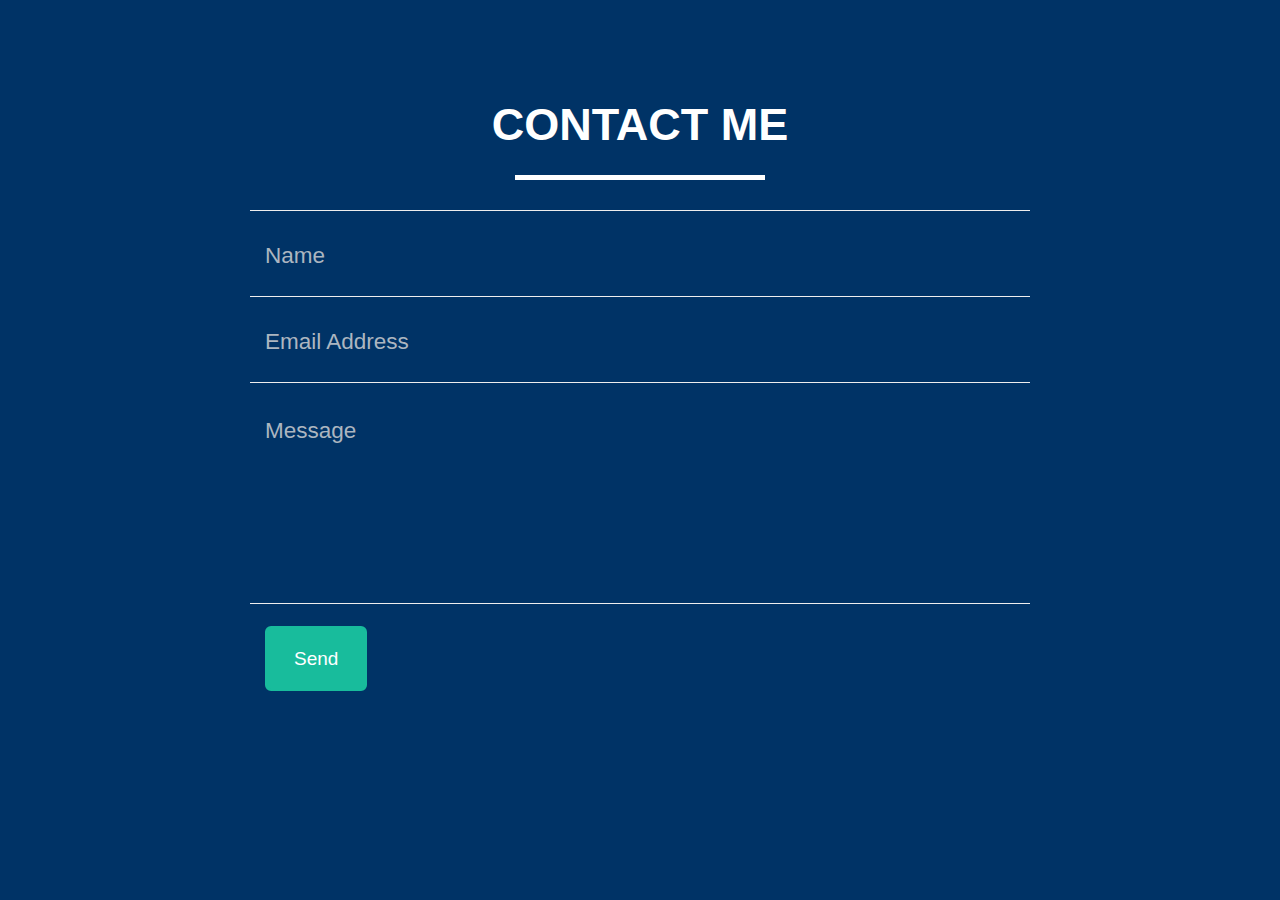
<file: contact/contact.html>
<!DOCTYPE html>
<html lang="en">

<head>
    <link href="font-awesome/css/font-awesome.min.css" rel="stylesheet" type="text/css">
    <link href="css/bootstrap.min.css" rel="stylesheet">
    <link href="css/freelancer.css" rel="stylesheet">
</head>
<style>
.contact{
    height: 600px;
}
body{
    height: 600px;
}
</style>
<body style="background:#036">
   
    <!-- Contact Section -->
    <section id="contact" class="contact">
        <div class="container">
            <div class="row">
                <div class="col-lg-12 text-center">
                    <h2>Contact Me</h2>
                    <hr class="star-primary">
                </div>
            </div>
            <div class="row">
                <div class="col-lg-8 col-lg-offset-2">
                    <form name="sentMessage"  id="contact-form" action="contactcv.php" method="post" novalidate>
                        <div class="row control-group">
                            <div class="form-group col-xs-12 floating-label-form-group controls">
                                <label>Name</label>
                                <input type="text" class="form-control" placeholder="Name" id="contact-name" name="contactName" required data-validation-required-message="Please enter your name.">
                                <p class="help-block text-danger"></p>
                            </div>
                        </div>
                        <div class="row control-group">
                            <div class="form-group col-xs-12 floating-label-form-group controls">
                                <label>Email Address</label>
                                <input type="email" class="form-control" placeholder="Email Address" id="contact-mail" name="email" required data-validation-required-message="Please enter your email address.">
                                <p class="help-block text-danger"></p>
                            </div>
                        </div>
                        <div class="row control-group">
                            <div class="form-group col-xs-12 floating-label-form-group controls">
                                <label>Message</label>
                                <textarea rows="5" class="form-control" placeholder="Message" id="contact-message" name="comments" required data-validation-required-message="Please enter a message."></textarea>
                                <p class="help-block text-danger"></p>
                            </div>
                        </div>
                        <br>
                        <div id="success"></div>
                        <div class="row">
                            <div class="form-group col-xs-12">
                                <button name="submit" type="submit"  class="btn btn-success btn-lg">Send</button>
                            </div>
                        </div>
                        <input type="hidden" name="submitted" id="submitted" value="true" />
                    </form>
                </div>
            </div>
        </div>
    </section>
</body>
    <script src="http://ajax.googleapis.com/ajax/libs/jquery/1.8.2/jquery.min.js"></script>
    <script src="contact.js"></script>

</html>
</file>
<file: css/blog.css>
.pace {
    -webkit-pointer-events: none;
    pointer-events: none;
    -webkit-user-select: none;
    -moz-user-select: none;
    user-select: none;
}

.pace-inactive {
    display: none;
}

.pace .pace-progress {
    background: #29d;
    position: fixed;
    z-index: 2000;
    top: 0;
    right: 100%;
    width: 100%;
    height: 2px;
}

.pace .pace-progress-inner {
    display: block;
    position: absolute;
    right: 0px;
    width: 100px;
    height: 100%;
    box-shadow: 0 0 10px #29d, 0 0 5px #29d;
    opacity: 1.0;
    -webkit-transform: rotate(3deg) translate(0px, -4px);
    -moz-transform: rotate(3deg) translate(0px, -4px);
    -ms-transform: rotate(3deg) translate(0px, -4px);
    -o-transform: rotate(3deg) translate(0px, -4px);
    transform: rotate(3deg) translate(0px, -4px);
}

.pace .pace-activity {
    display: block;
    position: fixed;
    z-index: 2000;
    top: 15px;
    right: 15px;
    width: 28px;
    height: 28px;
    border: solid 2px transparent;
    border-top-color: #29d;
    border-left-color: #29d;
    border-radius: 20px;
    -webkit-animation: pace-spinner 400ms linear infinite;
    -moz-animation: pace-spinner 400ms linear infinite;
    -ms-animation: pace-spinner 400ms linear infinite;
    -o-animation: pace-spinner 400ms linear infinite;
    animation: pace-spinner 400ms linear infinite;
}

@-webkit-keyframes pace-spinner {
    0% { -webkit-transform: rotate(0deg); transform: rotate(0deg); }
    100% { -webkit-transform: rotate(360deg); transform: rotate(360deg); }
}
@-moz-keyframes pace-spinner {
    0% { -moz-transform: rotate(0deg); transform: rotate(0deg); }
    100% { -moz-transform: rotate(360deg); transform: rotate(360deg); }
}
@-o-keyframes pace-spinner {
    0% { -o-transform: rotate(0deg); transform: rotate(0deg); }
    100% { -o-transform: rotate(360deg); transform: rotate(360deg); }
}
@-ms-keyframes pace-spinner {
    0% { -ms-transform: rotate(0deg); transform: rotate(0deg); }
    100% { -ms-transform: rotate(360deg); transform: rotate(360deg); }
}
@keyframes pace-spinner {
    0% { transform: rotate(0deg); transform: rotate(0deg); }
    100% { transform: rotate(360deg); transform: rotate(360deg); }
}

/* Global
***************************************************************/
* {
    box-sizing: border-box;
}

html {
    overflow-y: scroll;
}

html,
body,
#main {
    height: 100%;
}

p {
    font-size: 1.0em;
    line-height: 1.4em;
}

blockquote {
    font-size: 1.4em;
    line-height: 1.4em;
}

.parallax-window {
    height: 400px;
    background: transparent;
}

/* Buttons
***************************************************************/
.btn-group-lg>.btn, .btn-lg {
    padding: 6px 16px;
}

.btn-group-md>.btn, .btn-md {
    padding: 5px 16px;
}

.btn-group-sm>.btn, .btn-sm {
    padding: 4px 10px;
}

.btn-outline {
    background-color: transparent;
    color: inherit;
    transition: all .5s;
    border-width: 2px;
    border-radius: 20px;
}

.btn-primary.btn-outline {
    color: #428bca;
}

.btn-success.btn-outline {
    color: #5cb85c;
}

.btn-info.btn-outline {
    color: #5bc0de;
}

.btn-warning.btn-outline {
    color: #f0ad4e;
}

.btn-danger.btn-outline {
    color: #d9534f;
}

.btn-primary.btn-outline:hover,
.btn-success.btn-outline:hover,
.btn-info.btn-outline:hover,
.btn-warning.btn-outline:hover,
.btn-danger.btn-outline:hover {
    color: #fff;
}

/* Intro
***************************************************************/
#intro {
    color: #fff;
    margin: 0;
    z-index: 1;
    -webkit-transition: all 400ms;
    transition: all 400ms;
}

#intro header{
    z-index: 4;
    height: 100%;
}

#intro header img {
    border-radius: 50%;
    border: 3px solid #fff;
}

#intro header .content {
    padding: 20px;
}

#intro:before {
    content: " ";
    display: block;
    position: absolute;
    top: 0px;
    left: 0px;
    width: 100%;
    height: 100%;
    background: rgba(0, 0, 0, 0.5);
    z-index: -1;
}

@media (min-width: 992px) {
    #intro {
        height: 100%;
        position: fixed;
        overflow: hidden;
        margin: 0;
        z-index: 1;
        -webkit-transition: all 400ms;
        transition: all 400ms;
    }
    #intro header .content {
        position: relative;
        top: 50%;
        transform: translateY(-50%);
        padding: 20px 40px;
    }
}

/* Content
***************************************************************/
#content .content-head {
    border-bottom: 2px solid #F5F5F5;
    padding: 30px 20px 0;
    font-size: 40px;
    color: #808080;
}

#content .content-head h3 {
    font-weight: 400;
}

@media (min-width: 992px) {
    #content .content-head {
        padding: 50px 70px 0;
    }
}


/* Post
***************************************************************/
.post, .contact {
    border-bottom: 2px solid #F5F5F5;
    padding: 30px 20px 10px;
}
.post.single {
    padding: 30px 0 10px;
}

.post:last-child,
.contact:last-child {
    border-bottom: 0px
}

@media (min-width: 992px) {
    .post, .contact {
        padding: 50px 70px 30px;
    }
    .post.single {
        padding: 50px 0 30px;
    }
}

.post .title {
    color: #222;
    font-size: 40px;
    margin: 0 0 0.2em;
}

.post.single .title {
    font-size: 36px;
}
.post.single header {
    margin-bottom: 30px;
}

.post .title a {
    color: #5A5A5A;
}

.post .title a:hover {
    color: #787878;
    text-decoration: none;
}

.post .description {
    color: #344151;
    font-size: 18px;
    font-weight: 400;
    letter-spacing: 0.01em;
    line-height: 1.5em;
    margin-top: 50px;
}

.post .meta {
    color: #999;
    font-size: 96%;
}

.post.single,
.post.featured {
    font-size: 1.2em;
}

/* Collections
***************************************************************/
#collections .collections {
    padding: 30px 20px 10px;
}

@media (min-width: 992px) {
    #collections .collections {
        padding: 50px 70px 30px;
    }
}

#collections .collection {
    margin-bottom: 30px;
}

#collections .collection .content img {
    -webkit-transition: all 100ms;
    transition: all 100ms;
}

#collections .collection .content {
    position: relative;
    display: block;
}

#collections .collection .content:before {
    content: " ";
    display: block;
    position: absolute;
    top: 0px;
    left: 0px;
    width: 100%;
    height: 100%;
    -webkit-transition: background 100ms;
    transition: background 100ms;

    background: -webkit-linear-gradient(top, rgba(0,0,0,0) 0%,rgba(0,0,0,0.75) 100%);
    background: linear-gradient(to bottom, rgba(0,0,0,0) 0%,rgba(0,0,0,0.75) 100%);
}

#collections .collection .content:hover:before {
    background: -webkit-linear-gradient(top, rgba(0,0,0,0) 0%,rgba(0,0,0,0.45) 100%);
    background: linear-gradient(to bottom, rgba(0,0,0,0) 0%,rgba(0,0,0,0.45) 100%);
}

#collections .collection .content .caption {
    width: 100%;
    opacity: 1;
    position: absolute;
    color: #fff;
    bottom: 4px;
    -webkit-transition: background 100ms;
    transition: background 100ms;

}

#collections .collection .caption h3 {
    padding: 8px 0;
    margin: 0;
}

/* Nav Tabs
***************************************************************/
.nav-tabs {
    border-bottom: 2px solid #F5F5F5;
    line-height: 30px;
    padding: 30px 20px 0px;
}

@media (min-width: 992px) {
    .nav-tabs {
        padding: 50px 70px 0px;
    }
}

.nav-tabs>li>a {
    display: inline-block;
    margin-right: 14px;
    letter-spacing: 3px;
    text-decoration: none;
    color: #b6b6b6;
    text-transform: uppercase;
    font-weight: 700;
    border: 0;
    background: transparent;
    padding: 5px 0;
}

.nav-tabs > li > a:hover,
.nav-tabs>li.active>a,
.nav-tabs>li.active>a:focus,
.nav-tabs>li.active>a:hover {
    border: 0;
    border-bottom: solid 2px #000;
    color: #333337;
    background-color: transparent;
}

/* Header
***************************************************************/
.page-header {
    height: 400px;
    overflow: hidden;
    background-position: center center;
    -webkit-background-size: cover;
    background-size: cover;
    margin: 0;
}

.page-brand {
    margin-left: 1em;
    margin: 14px;
    opacity: 0.8;
    position: absolute;
}

@media (min-width: 992px) {
    .page-brand {
        position: fixed;
        margin: 18px;
    }
}

.page-brand img {
    border-radius: 50%;
    border: 2px solid #fff;
}

.page-brand:hover {
    opacity: 1;
    cursor: pointer;
}

/* Footer
***************************************************************/
footer.footer {
    padding: 10px 20px 10px;
    font-size: 80%;
    text-align: center;
}

@media (min-width: 992px) {
    footer.footer {
        padding: 10px 70px 10px;
    }
}

body.blog {
    font-family: Helvetica, arial, freesans, clean, sans-serif, "Segoe UI Emoji", "Segoe UI Symbol" !important;
}

.blog h1, .blog .h1,
.blog h2, .blog .h3,
.blog h3, .blog .h4,
.blog h4, .blog .h5,
.blog h5, .blog .h5,
.blog h6, .blog .h6 {
    font-family: Helvetica, arial, freesans, clean, sans-serif, "Segoe UI Emoji", "Segoe UI Symbol" !important;
    font-weight: 700;
}

.blog #intro {
    background: url("../img/awesome-london-eye-free-computer.jpg") no-repeat center center scroll;
    -webkit-background-size: cover;
    background-size: cover;
}

.calendar{
    color: #1988E6;
}

.boxed {
    background-color: #fff;
    border: 1px solid #e4e4e4;
    border-radius: 6px;
}

.wp-post-image {
    width: 100%;
    height: 200px;
    border-top-right-radius: 6px;
    border-top-left-radius: 6px;
}

.meta__quote {
    position: absolute;
    text-align: center;
    top: 12%;
    font-size: 15px;
    width: 90%;
    left: 5%;
    color: #fff;
    font-family: "Open Sans",sans-serif;
    font-weight: 300;
    text-shadow: 0 1px 2px rgba(0,0,0,.6)
}

@media (min-width: 768px) {
    .meta__quote {
        width:80%;
        left: 10%;
        top: 35%;
        font-size: 24px
    }
}

.meta__container, .meta__container--without-image {
    position: absolute;
    bottom: 0;
    height: 110px;
    color: #e4e4e4;
    padding: 65px 30px 0 20px;
    line-height: 30px;
    text-align: left;
    width: 100%;
}

.read-more {
    border-top: 1px solid #e4e4e4;
    padding: 18px 5px 20px;
    text-transform: uppercase;
    font-size: 14px;
    font-weight: 700;
    font-family: Lato,sans-serif;
    -webkit-transition: all .1s linear;
    transition: all .1s linear
}

.read-more__arrow {
    display: inline;
    float: right
}

.meta {
    position: relative;
    margin-bottom: 0;
    margin-left: 0;
    padding-left: 0;
}

.meta__comments{
    float: right;
}

.meta__container a {
    color: #e4e4e4
}

.meta__author .img-circle{
    border: 2px solid #e4e4e4;
}

h1 a,h2 a,h3 a,h4 a,h5 a,h6 a {
    color: #2f343b;
    border: 0
}

h1 a:hover,h2 a:hover,h3 a:hover,h4 a:hover,h5 a:hover,h6 a:hover {
    color: #9a9a90;
    text-decoration: none;
}

.post-content--front-page h3 {
    font-size: 24px;
    font-weight: 300;
}

.post-content--front-page p {
    font-size: 15px;
}

a {
    color: rgb(97, 177, 230);
}

a:hover{
    text-decoration: none;
}

.content-article{
    padding: 10px 65px;
}

.article #intro {
    background: url("../img/awesome-london-eye-free-computer.jpg") no-repeat center center scroll;
    -webkit-background-size: cover;
    background-size: cover;
    height: 200px;
    position: relative;
}

.article #intro header .content {
    top: 0%;
    transform: translateY(-0%);
    padding: 0px;
}

.article .portfolio-header{
    width: 100%;
    text-align: center;
    padding: 0 0;
    margin: 0 0;
    left: 0;
}

.article .post .description {
    padding-top: 20px;
    padding-bottom: 20px;
    text-align: justify;
}

pre.prettyprint {
    padding: 2px;
    border: 2px solid #B2B2B2;
}

.description h4{
    font-weight: bold;
}

.border-table{
    background-color: #232323;
    color: #ffffff;
    border: 2px solid;
    border-radius: 13px;
}

.border-table table{
    border: 1px solid;
}

.border-table thead{
    border: 1px solid;
}

.border-table th{
    border: 1px solid;
}

.border-table tr{
    border: 1px solid;
}

.border-table td{
    border: 1px solid;
}

.img-article-wrap{
    background-color: #eeeeee;
    border-radius: 12px;
    text-align: center;
    padding: 8px;
    margin-bottom: 10px;
}
.img-article-wrap img{
    border-radius: 12px;
    max-height: 250px;
    max-width: 100%;
}

.img-article-wrap-background{
    border-radius: 12px;
}
</file>
<file: css/custom.css>
.cat{
/*        margin-top: -900px;
*/}

.portfolio-header{
    position: absolute;
    bottom: 0;
    color: #ffffff;
    font-style: italic;
    margin: 0 36%;
}
.portfolio-header a{
    color: #ffffff;
    text-decoration: none;
}

.portfolio-header a:hover{
    color: #18bc9c;
}

.btn-social {
    display: inline-block;
    width: 50px;
    height: 50px;
    border: 2px solid #fff;
    border-radius: 100%;
    text-align: center;
    font-size: 20px;
    line-height: 45px;
}
.btn-outline-cv:hover,
.btn-outline-cv:focus,
.btn-outline-cv:active,
.btn-outline-cv.active {
    border: solid 2px #fff;
    color: #18bc9c;
    background: rgb(97, 177, 230);
}

.btn-outline {
    margin-top: 15px;
    border: solid 2px #fff;
    font-size: 20px;
    color: #fff;
    background: 0 0;
    transition: all .3s ease-in-out;
}

.btn-outline:hover,
.btn-outline:focus,
.btn-outline:active,
.btn-outline.active {
    border: solid 2px #fff;
    color: #18bc9c;
    background: #fff;
}


/* RIBBON */

.ribbon {
    font-size: 16px !important;
    /* This ribbon is based on a 16px font side and a 24px vertical rhythm. I've used em's to position each element for scalability. If you want to use a different font size you may have to play with the position of the ribbon elements */
    width: 50%;
    position: relative;
    background: #EEB54D;
    color: #fff;
    text-align: center;
    padding: 1em 2em;
    /* Adjust to suit */
    margin: 2em auto 3em;
    /* Based on 24px vertical rhythm. 48px bottom margin - normally 24 but the ribbon 'graphics' take up 24px themselves so we double it. */
}

.ribbon:before,
.ribbon:after {
    content: "";
    position: absolute;
    display: block;
    bottom: -1em;
    border: 1.5em solid #F69733;
    z-index: -1;
}

.ribbon:before {
    left: -2em;
    border-right-width: 1.5em;
    border-left-color: transparent;
}

.ribbon:after {
    right: -2em;
    border-left-width: 1.5em;
    border-right-color: transparent;
}

.ribbon .ribbon-content:before,
.ribbon .ribbon-content:after {
    content: "";
    position: absolute;
    display: block;
    border-style: solid;
    border-color: #A16723 transparent transparent transparent;
    bottom: -1em;
}

.ribbon .ribbon-content:before {
    left: 0;
    border-width: 1em 0 0 1em;
}

.ribbon .ribbon-content:after {
    right: 0;
    border-width: 1em 1em 0 0;
}

/* RED RIBBON */

.red-ribbon {
    cursor: pointer;
    font-size: 16px !important;
    width: 167px;
    position: absolute;
    top: 0px;
    right: 0px;
    background: #AA181E;
    color: #fff;
    text-align: center;
    padding: 0.1em 0em;
}

.red-ribbon:before,
.red-ribbon:after {
    content: "";
    position: absolute;
    display: block;
    bottom: -1em;
    border: 0.5em solid #7A1418;
    z-index: -1;
}

.red-ribbon:before {
    left: -1em;
    border-right-width: 1.5em;
    border-left-color: transparent;
}

.red-ribbon:after {
    right: -1em;
    border-left-width: 1.5em;
    border-right-color: transparent;
}

.red-ribbon .red-ribbon-content:before,
.red-ribbon .red-ribbon-content:after {
    content: "";
    position: absolute;
    display: block;
    border-style: solid;
    border-color: #5A1214 transparent transparent transparent;
    bottom: -1em;
}

.red-ribbon .red-ribbon-content:before {
    left: 0;
    border-width: 1em 0 0 1em;
}

.red-ribbon .red-ribbon-content:after {
    right: 0;
    border-width: 1em 1em 0 0;
}

.rotate-ribbon{
    position: absolute;
    right: -14px;
    top: 115px;
    -ms-transform: rotate(50deg);
    -webkit-transform: rotate(50deg);
    transform: rotate(50deg);
}

.img-circle {
    border: 2px solid #ffffff;
}

.img-circle:hover {
    border: 2px solid #EEB54D;
}

.tag-shell {
    cursor: pointer;
    background: rgb(97, 177, 230);
    border-radius: 15px 15px 15px 15px;
    overflow: hidden;
    font-weight: bolder;
    display: inline-block;
    padding: 3px 8px 3px 8px;
    border: 2px solid #ffffff;
}

.tag-shell:hover {
    background: #EEB54D;
}

.tag-shell-no-bg {
    overflow: hidden;
    font-weight: bolder;
    display: inline-block;
    padding: 3px 8px 3px 8px;
}

.donate-img {
    cursor: pointer;
    position: relative;
    margin-top: 21px;
    margin-right: -4px;
    border: 0px;
    -ms-transform: rotate(50deg);
    -webkit-transform: rotate(50deg);
    transform: rotate(50deg);
    width: 70px;
    height: 55px;
    float: right;
}

.donation-div{
    cursor: pointer;
    position: absolute;
    width: 13em;
    height: 13em;
    top: 4.7em;
    right: 0px;
    float: right;
    z-index: 20;
}

@media screen and (max-width: 767px) {
    .donation-div-trasform{
        z-index: 20;
        position: absolute;
        right: 0;
        top: 30px;
        -webkit-transform: scale(0.5);
        -ms-transform: scale(0.5);
        transform: scale(0.5);
        -webkit-transform-origin: 0 0;
        -ms-transform-origin: 0 0;
        transform-origin: 0 0;
    }

    .donation-div-trasform-top{
        top: 0;
    }
}

.donation-div-top{
    top: 0.2em;
}

.caption{
     display: none;
}
.portfolio-item-noimage {
    text-align: center;
    height: 130px;
    font-size: 19px;
    color: #ffffff;
}
.portfolio-link-noimage{
        color: #ffffff;
}
</file>
<file: css/nyan.css>
��@ f o n t - f a c e   {  
         f o n t - f a m i l y :   ' o c t i c o n s ' ;  
         s r c :   u r l ( ' . . / f o n t / o c t i c o n s . e o t ? # i e f i x ' )   f o r m a t ( ' e m b e d d e d - o p e n t y p e ' ) ,   u r l ( ' . . / f o n t / o c t i c o n s . w o f f ' )   f o r m a t ( ' w o f f ' ) ,   u r l ( ' . . / f o n t / o c t i c o n s . t t f ' )   f o r m a t ( ' t r u e t y p e ' ) ,   u r l ( ' . . / f o n t / o c t i c o n s . s v g # o c t i c o n s ' )   f o r m a t ( ' s v g ' ) ;  
         f o n t - w e i g h t :   n o r m a l ;  
         f o n t - s t y l e :   n o r m a l ;  
 }  
  
 h t m l ,  
 b o d y   {  
         w i d t h :   1 0 0 % ;  
         h e i g h t :   1 0 0 % ;  
         m a r g i n :   0 ;  
         p a d d i n g :   0 ;  
         b a c k g r o u n d :   # 0 3 6 ;  
 }  
  
 b o d y   {  
         f o n t :   1 3 p x / 1 . 4   H e l v e t i c a ,   a r i a l ,   f r e e s a n s ,   c l e a n ,   s a n s - s e r i f ,   " S e g o e   U I   E m o j i " ,   " S e g o e   U I   S y m b o l " ;  
 }  
  
  
 / *   n y a n   c a t !   * /  
  
 # n y a n - c a t   {  
         p o s i t i o n :   a b s o l u t e ;  
         w i d t h :   1 9 4 p x ;  
         h e i g h t :   1 2 2 p x ;  
         t o p :   5 0 % ;  
         l e f t :   5 0 % ;  
         m a r g i n - t o p :   - 6 0 p x ;  
         m a r g i n - l e f t :   - 9 7 p x ;  
         z - i n d e x :   2 ;  
 }  
  
 # n y a n - c a t . f r a m e 1 ,  
 # n y a n - c a t . f r a m e 2   {  
         m a r g i n - t o p :   - 5 4 p x ;  
 }  
  
  
 / *   p o p - t a r t s   b o d y   * /  
  
 # p o p - t a r t s - b o d y   {  
         b o r d e r :   s o l i d   b l a c k ;  
         b o r d e r - w i d t h :   6 p x   0 ;  
         w i d t h :   9 7 p x ;  
         h e i g h t :   9 2 p x ;  
         p o s i t i o n :   a b s o l u t e ;  
         l e f t :   5 2 p x ;  
         t o p :   0 ;  
 }  
  
 # p o p - t a r t s - b o d y : a f t e r   {  
         c o n t e n t :   ' ' ;  
         b o r d e r :   s o l i d   b l a c k ;  
         b o r d e r - w i d t h :   0   6 p x ;  
         w i d t h :   1 0 9 p x ;  
         h e i g h t :   8 0 p x ;  
         p o s i t i o n :   a b s o l u t e ;  
         t o p :   6 p x ;  
         l e f t :   - 1 2 p x ;  
 }  
  
 # p o p - t a r t s - b o d y : b e f o r e   {  
         c o n t e n t :   ' ' ;  
         p o s i t i o n :   a b s o l u t e ;  
         l e f t :   - 6 p x ;  
         t o p :   0 ;  
         w i d t h :   1 0 9 p x ;  
         h e i g h t :   9 2 p x ;  
         b a c k g r o u n d :   l i n e a r - g r a d i e n t ( b l a c k ,   b l a c k )   n o - r e p e a t ,   l i n e a r - g r a d i e n t ( b l a c k ,   b l a c k )   n o - r e p e a t ,   l i n e a r - g r a d i e n t ( b l a c k ,   b l a c k )   n o - r e p e a t ,   l i n e a r - g r a d i e n t ( b l a c k ,   b l a c k )   n o - r e p e a t ;  
         b a c k g r o u n d - c o l o r :   # f c 9 ;  
         b a c k g r o u n d - s i z e :   6 p x   6 p x ;  
         b a c k g r o u n d - p o s i t i o n :   0   0 ,   1 0 3 p x   0 ,   0   8 6 p x ,   1 0 3 p x   8 6 p x ;  
 }  
  
 # p o p - t a r t s - b o d y - c r e a m   {  
         p o s i t i o n :   a b s o l u t e ;  
         w i d t h :   1 0 0 % ;  
         h e i g h t :   8 0 p x ;  
         t o p :   6 p x ;  
         l e f t :   0 ;  
         b a c k g r o u n d :   l i n e a r - g r a d i e n t ( # f f 3 3 9 9 ,   # f f 3 3 9 9 )   n o - r e p e a t ,   l i n e a r - g r a d i e n t ( # f f 3 3 9 9 ,   # f f 3 3 9 9 )   n o - r e p e a t ,   l i n e a r - g r a d i e n t ( # f f 3 3 9 9 ,   # f f 3 3 9 9 )   n o - r e p e a t ,   l i n e a r - g r a d i e n t ( # f f 3 3 9 9 ,   # f f 3 3 9 9 )   n o - r e p e a t ,   l i n e a r - g r a d i e n t ( # f f 3 3 9 9 ,   # f f 3 3 9 9 )   n o - r e p e a t ,   l i n e a r - g r a d i e n t ( # f f 3 3 9 9 ,   # f f 3 3 9 9 )   n o - r e p e a t ,   l i n e a r - g r a d i e n t ( # f f 3 3 9 9 ,   # f f 3 3 9 9 )   n o - r e p e a t ,   l i n e a r - g r a d i e n t ( # f f 3 3 9 9 ,   # f f 3 3 9 9 )   n o - r e p e a t ,   l i n e a r - g r a d i e n t ( # f f 3 3 9 9 ,   # f f 3 3 9 9 )   n o - r e p e a t ,   l i n e a r - g r a d i e n t ( # f f 3 3 9 9 ,   # f f 3 3 9 9 )   n o - r e p e a t ;  
         b a c k g r o u n d - c o l o r :   # f 9 f ;  
         b a c k g r o u n d - s i z e :   6 p x   6 p x ;  
         b a c k g r o u n d - p o s i t i o n :   1 2 p x   1 2 p x ,   4 0 p x   6 p x ,   5 8 p x   6 p x ,   3 5 p x   2 9 p x ,   8 0 p x   1 8 p x ,   1 8 p x   4 0 p x ,   4 0 p x   4 6 p x ,   6 p x   5 2 p x ,   2 9 p x   6 3 p x ;  
 }  
  
 # p o p - t a r t s - b o d y - c r e a m : b e f o r e   {  
         c o n t e n t :   ' ' ;  
         p o s i t i o n :   a b s o l u t e ;  
         w i d t h :   1 0 0 % ;  
         h e i g h t :   1 0 0 % ;  
         l e f t :   0 ;  
         t o p :   0 ;  
         b a c k g r o u n d :   l i n e a r - g r a d i e n t ( # f f c c 9 9 ,   # f f c c 9 9 )   n o - r e p e a t ,   l i n e a r - g r a d i e n t ( # f f c c 9 9 ,   # f f c c 9 9 )   n o - r e p e a t ,   l i n e a r - g r a d i e n t ( # f f c c 9 9 ,   # f f c c 9 9 )   n o - r e p e a t ,   l i n e a r - g r a d i e n t ( # f f c c 9 9 ,   # f f c c 9 9 )   n o - r e p e a t ,   l i n e a r - g r a d i e n t ( # f f c c 9 9 ,   # f f c c 9 9 )   n o - r e p e a t ,   l i n e a r - g r a d i e n t ( # f f c c 9 9 ,   # f f c c 9 9 )   n o - r e p e a t ,   l i n e a r - g r a d i e n t ( # f f c c 9 9 ,   # f f c c 9 9 )   n o - r e p e a t ,   l i n e a r - g r a d i e n t ( # f f c c 9 9 ,   # f f c c 9 9 )   n o - r e p e a t ;  
         b a c k g r o u n d - s i z e :   1 2 p x   6 p x ,   1 2 p x   6 p x ,   1 2 p x   6 p x ,   1 2 p x   6 p x ,   6 p x   1 2 p x ,   6 p x   1 2 p x ,   6 p x   1 2 p x ,   6 p x   1 2 p x ;  
         b a c k g r o u n d - p o s i t i o n :   0   0 ,   8 5 p x   0 ,   0   7 4 p x ,   8 5 p x   7 4 p x ,   0   0 ,   9 1 p x   0 ,   0   6 8 p x ,   9 1 p x   6 8 p x ;  
 }  
  
  
 / *   p s e u d o   e l e m s   * /  
  
 # h e a d : b e f o r e ,  
 # h e a d : a f t e r ,  
 # t a i l : b e f o r e ,  
 # n y a n - c a t : b e f o r e ,  
 # p a w s : b e f o r e ,  
 # f a c e : b e f o r e   {  
         c o n t e n t :   ' ' ;  
         p o s i t i o n :   a b s o l u t e ;  
 }  
  
 @ m e d i a   ( m a x - w i d t h :   9 9 1 p x )   {  
         . s p a r k s - c o m b o   {  
                 w i d t h :   1 0 0 % ;  
         }  
         . s p a r k   {  
                 w i d t h :   5 0 p x  
         }  
         . s p a r k : n t h - l a s t - c h i l d ( 2 )   {  
                 w i d t h :   3 5 p x ;  
         }  
 }  
  
 @ m e d i a   ( m i n - w i d t h :   9 9 1 p x )   {  
         . s p a r k s - c o m b o   {  
                 w i d t h :   2 0 0 % ;  
         }  
         . s p a r k   {  
                 w i d t h :   1 0 0 % ;  
         }  
 }  
  
 . s p a r k s - c o m b o   {  
         h e i g h t :   3 0 0 p x ;  
         p o s i t i o n :   r e l a t i v e ;  
 }  
  
 . s p a r k   {  
         z - i n d e x :   1 ;  
         p o s i t i o n :   a b s o l u t e ;  
         h e i g h t :   5 0 % ;  
         b a c k g r o u n d - c o l o r :   t r a n s p a r e n t ;  
         b a c k g r o u n d :   l i n e a r - g r a d i e n t ( t o   r i g h t ,   w h i t e   0 p x ,   w h i t e   6 p x ,   t r a n s p a r e n t   6 p x ,   t r a n s p a r e n t   4 0 0 p x )   r e p e a t - x ,   l i n e a r - g r a d i e n t ( t o   r i g h t ,   w h i t e   0 p x ,   w h i t e   6 p x ,   t r a n s p a r e n t   6 p x ,   t r a n s p a r e n t   4 0 0 p x )   r e p e a t - x ,   l i n e a r - g r a d i e n t ( t o   r i g h t ,   w h i t e   0 p x ,   w h i t e   6 p x ,   t r a n s p a r e n t   6 p x ,   t r a n s p a r e n t   4 0 0 p x )   r e p e a t - x ,   l i n e a r - g r a d i e n t ( t o   r i g h t ,   w h i t e   0 p x ,   w h i t e   6 p x ,   t r a n s p a r e n t   6 p x ,   t r a n s p a r e n t   4 0 0 p x )   r e p e a t - x ;  
 }  
  
 . s p a r k : b e f o r e   {  
         b a c k g r o u n d :   l i n e a r - g r a d i e n t ( t o   r i g h t ,   w h i t e   0 p x ,   w h i t e   5 p x ,   t r a n s p a r e n t   5 p x ,   t r a n s p a r e n t   4 0 0 p x )   r e p e a t - x ,   l i n e a r - g r a d i e n t ( t o   r i g h t ,   w h i t e   0 p x ,   w h i t e   5 p x ,   t r a n s p a r e n t   5 p x ,   t r a n s p a r e n t   4 0 0 p x )   r e p e a t - x ,   l i n e a r - g r a d i e n t ( t o   r i g h t ,   w h i t e   0 p x ,   w h i t e   5 p x ,   t r a n s p a r e n t   5 p x ,   t r a n s p a r e n t   4 0 0 p x )   r e p e a t - x ,   l i n e a r - g r a d i e n t ( t o   r i g h t ,   w h i t e   0 p x ,   w h i t e   5 p x ,   t r a n s p a r e n t   5 p x ,   t r a n s p a r e n t   4 0 0 p x )   r e p e a t - x ;  
 }  
  
 . s p a r k : a f t e r   {  
         b a c k g r o u n d :   l i n e a r - g r a d i e n t ( t o   r i g h t ,   w h i t e   0 p x ,   w h i t e   6 p x ,   t r a n s p a r e n t   6 p x ,   t r a n s p a r e n t   4 0 0 p x )   r e p e a t - x ,   l i n e a r - g r a d i e n t ( t o   r i g h t ,   w h i t e   0 p x ,   w h i t e   6 p x ,   t r a n s p a r e n t   6 p x ,   t r a n s p a r e n t   4 0 0 p x )   r e p e a t - x ,   l i n e a r - g r a d i e n t ( t o   r i g h t ,   w h i t e   0 p x ,   w h i t e   1 1 p x ,   t r a n s p a r e n t   1 1 p x ,   t r a n s p a r e n t   4 0 0 p x )   r e p e a t - x ,   l i n e a r - g r a d i e n t ( t o   r i g h t ,   w h i t e   0 p x ,   w h i t e   1 1 p x ,   t r a n s p a r e n t   1 1 p x ,   t r a n s p a r e n t   4 0 0 p x )   r e p e a t - x ;  
 }  
  
 . s p a r k : b e f o r e ,  
 . s p a r k : a f t e r   {  
         c o n t e n t :   ' ' ;  
         p o s i t i o n :   a b s o l u t e ;  
         w i d t h :   1 0 0 % ;  
         h e i g h t :   2 0 % ;  
         b a c k g r o u n d - c o l o r :   t r a n s p a r e n t ;  
 }  
  
 . s p a r k : n t h - c h i l d ( 1 )   {  
         z - i n d e x :   3 ;  
         t o p :   0 ;  
         l e f t :   2 0 p x ;  
         a n i m a t i o n :   s p a r k l y   7 0 0 m s   0 m s   s t e p s ( 1 )   i n f i n i t e   b o t h ;  
 }  
  
 . s p a r k : n t h - c h i l d ( 1 ) : b e f o r e   {  
         a n i m a t i o n :   s p a r k l y - b e f o r e   7 0 0 m s   0 m s   s t e p s ( 1 )   i n f i n i t e   b o t h ;  
 }  
  
 . s p a r k : n t h - c h i l d ( 1 ) : a f t e r   {  
         a n i m a t i o n :   s p a r k l y - a f t e r   7 0 0 m s   0 m s   s t e p s ( 1 )   i n f i n i t e   b o t h ;  
 }  
  
 . s p a r k : n t h - c h i l d ( 2 )   {  
         t o p :   4 0 p x ;  
         l e f t :   1 7 0 p x ;  
         a n i m a t i o n :   s p a r k l y   7 0 0 m s   2 0 0 m s   s t e p s ( 1 )   i n f i n i t e   b o t h ;  
 }  
  
 . s p a r k : n t h - c h i l d ( 2 ) : b e f o r e   {  
         a n i m a t i o n :   s p a r k l y - b e f o r e   7 0 0 m s   2 0 0 m s   s t e p s ( 1 )   i n f i n i t e   b o t h ;  
 }  
  
 . s p a r k : n t h - c h i l d ( 2 ) : a f t e r   {  
         a n i m a t i o n :   s p a r k l y - a f t e r   7 0 0 m s   2 0 0 m s   s t e p s ( 1 )   i n f i n i t e   b o t h ;  
 }  
  
 . s p a r k : n t h - c h i l d ( 3 )   {  
         t o p :   1 0 0 p x ;  
         l e f t :   3 2 0 p x ;  
         a n i m a t i o n :   s p a r k l y   7 0 0 m s   4 0 0 m s   s t e p s ( 1 )   i n f i n i t e   b o t h ;  
 }  
  
 . s p a r k : n t h - c h i l d ( 3 ) : b e f o r e   {  
         a n i m a t i o n :   s p a r k l y - b e f o r e   7 0 0 m s   4 0 0 m s   s t e p s ( 1 )   i n f i n i t e   b o t h ;  
 }  
  
 . s p a r k : n t h - c h i l d ( 3 ) : a f t e r   {  
         a n i m a t i o n :   s p a r k l y - a f t e r   7 0 0 m s   4 0 0 m s   s t e p s ( 1 )   i n f i n i t e   b o t h ;  
 }  
  
 . s p a r k : n t h - c h i l d ( 4 )   {  
         t o p :   1 5 0 p x ;  
         l e f t :   2 0 0 p x ;  
         a n i m a t i o n :   s p a r k l y   7 0 0 m s   6 0 0 m s   s t e p s ( 1 )   i n f i n i t e   b o t h ;  
 }  
  
 . s p a r k : n t h - c h i l d ( 4 ) : b e f o r e   {  
         a n i m a t i o n :   s p a r k l y - b e f o r e   7 0 0 m s   6 0 0 m s   s t e p s ( 1 )   i n f i n i t e   b o t h ;  
 }  
  
 . s p a r k : n t h - c h i l d ( 4 ) : a f t e r   {  
         a n i m a t i o n :   s p a r k l y - a f t e r   7 0 0 m s   6 0 0 m s   s t e p s ( 1 )   i n f i n i t e   b o t h ;  
 }  
  
 @ k e y f r a m e s   w o o s h   {  
         0 %   {  
                 l e f t :   0 p x ;  
         }  
         1 0 0 %   {  
                 l e f t :   - 4 0 0 p x ;  
         }  
 }  
  
 @ k e y f r a m e s   s p a r k l y   {  
         0 %   {  
                 b a c k g r o u n d - s i z e :   4 0 0 p x   6 p x ,   0   0 ,   0   0 ,   0   0 ;  
                 b a c k g r o u n d - p o s i t i o n :   1 7 p x   1 7 p x ,   0   0 ,   0   0 ,   0   0 ;  
         }  
         1 6 %   {  
                 b a c k g r o u n d - s i z e :   4 0 0 p x   6 p x ,   4 0 0 p x   6 p x ,   4 0 0 p x   6 p x ,   4 0 0 p x   6 p x ;  
                 b a c k g r o u n d - p o s i t i o n :   1 7 p x   0 ,   3 4 p x   1 7 p x ,   1 7 p x   3 4 p x ,   0   1 7 p x ;  
         }  
         3 3 %   {  
                 b a c k g r o u n d - s i z e :   4 0 0 p x   6 p x ,   4 0 0 p x   6 p x ,   4 0 0 p x   6 p x ,   4 0 0 p x   6 p x ;  
                 b a c k g r o u n d - p o s i t i o n :   1 7 p x   0 ,   3 4 p x   1 7 p x ,   1 7 p x   3 4 p x ,   0   1 7 p x ;  
         }  
         5 0 %   {  
                 b a c k g r o u n d - s i z e :   4 0 0 p x   6 p x ,   0   0 ,   0   0 ,   0   0 ;  
                 b a c k g r o u n d - p o s i t i o n :   1 7 p x   1 7 p x ,   0   0 ,   0   0 ,   0   0 ;  
         }  
         6 6 %   {  
                 b a c k g r o u n d - s i z e :   4 0 0 p x   1 1 p x ,   4 0 0 p x   1 1 p x ,   0   0 ,   0   0 ;  
                 b a c k g r o u n d - p o s i t i o n :   1 7 p x   6 p x ,   1 7 p x   2 3 p x ,   0   0 ,   0   0 ;  
         }  
         8 3 %   {  
                 b a c k g r o u n d - s i z e :   0   0 ,   0   0 ,   4 0 0 p x   5 p x ,   4 0 0 p x   5 p x ;  
                 b a c k g r o u n d - p o s i t i o n :   0   0 ,   0   0 ,   1 1 p x   1 7 p x ,   2 2 p x   1 7 p x ;  
         }  
         1 0 0 %   {  
                 b a c k g r o u n d - s i z e :   4 0 0 p x   6 p x ,   0   0 ,   0   0 ,   0   0 ;  
                 b a c k g r o u n d - p o s i t i o n :   1 7 p x   1 7 p x ,   0   0 ,   0   0 ,   0   0 ;  
         }  
 }  
  
 @ k e y f r a m e s   s p a r k l y - b e f o r e   {  
         0 %   {  
                 b a c k g r o u n d - s i z e :   0   0 ,   0   0 ,   0   0 ,   0   0 ;  
                 b a c k g r o u n d - p o s i t i o n :   0   0 ,   0   0 ,   0   0 ,   0   0 ;  
         }  
         1 6 %   {  
                 b a c k g r o u n d - s i z e :   0   0 ,   0   0 ,   0   0 ,   0   0 ;  
                 b a c k g r o u n d - p o s i t i o n :   0   0 ,   0   0 ,   0   0 ,   0   0 ;  
         }  
         3 3 %   {  
                 b a c k g r o u n d - s i z e :   4 0 0 p x   5 p x ,   4 0 0 p x   5 p x ,   4 0 0 p x   5 p x ,   4 0 0 p x   5 p x ;  
                 b a c k g r o u n d - p o s i t i o n :   6 p x   6 p x ,   2 9 p x   6 p x ,   2 9 p x   2 9 p x ,   6 p x   2 9 p x ;  
         }  
         5 0 %   {  
                 b a c k g r o u n d - s i z e :   0   0 ,   0   0 ,   0   0 ,   0   0 ;  
                 b a c k g r o u n d - p o s i t i o n :   0   0 ,   0   0 ,   0   0 ,   0   0 ;  
         }  
         6 6 %   {  
                 b a c k g r o u n d - s i z e :   0   0 ,   0   0 ,   0   0 ,   0   0 ;  
                 b a c k g r o u n d - p o s i t i o n :   0   0 ,   0   0 ,   0   0 ,   0   0 ;  
         }  
         8 3 %   {  
                 b a c k g r o u n d - s i z e :   0   0 ,   0   0 ,   4 0 0 p x   5 p x ,   4 0 0 p x   5 p x ;  
                 b a c k g r o u n d - p o s i t i o n :   0   0 ,   0   0 ,   1 7 p x   1 2 p x ,   1 7 p x   2 2 p x ;  
         }  
         1 0 0 %   {  
                 b a c k g r o u n d - s i z e :   0   0 ,   0   0 ,   0   0 ,   0   0 ;  
                 b a c k g r o u n d - p o s i t i o n :   0   0 ,   0   0 ,   0   0 ,   0   0 ;  
         }  
 }  
  
 @ k e y f r a m e s   s p a r k l y - a f t e r   {  
         0 %   {  
                 b a c k g r o u n d - s i z e :   0   0 ,   0   0 ,   0   0 ,   0   0 ;  
                 b a c k g r o u n d - p o s i t i o n :   0   0 ,   0   0 ,   0   0 ,   0   0 ;  
         }  
         1 6 %   {  
                 b a c k g r o u n d - s i z e :   0   0 ,   0   0 ,   0   0 ,   0   0 ;  
                 b a c k g r o u n d - p o s i t i o n :   0   0 ,   0   0 ,   0   0 ,   0   0 ;  
         }  
         3 3 %   {  
                 b a c k g r o u n d - s i z e :   0   0 ,   0   0 ,   0   0 ,   0   0 ;  
                 b a c k g r o u n d - p o s i t i o n :   0   0 ,   0   0 ,   0   0 ,   0   0 ;  
         }  
         5 0 %   {  
                 b a c k g r o u n d - s i z e :   4 0 0 p x   1 1 p x ,   4 0 0 p x   1 1 p x ,   4 0 0 p x   6 p x ,   4 0 0 p x   6 p x ;  
                 b a c k g r o u n d - p o s i t i o n :   1 7 p x   0 ,   1 7 p x   2 9 p x ,   0   1 7 p x ,   2 9 p x   1 7 p x ;  
         }  
         6 6 %   {  
                 b a c k g r o u n d - s i z e :   0   0 ,   0   0 ,   4 0 0 p x   6 p x ,   4 0 0 p x   6 p x ;  
                 b a c k g r o u n d - p o s i t i o n :   0   0 ,   0   0 ,   6 p x   1 7 p x ,   2 3 p x   1 7 p x ;  
         }  
         8 3 %   {  
                 b a c k g r o u n d - s i z e :   0   0 ,   0   0 ,   0   0 ,   0   0 ;  
                 b a c k g r o u n d - p o s i t i o n :   0   0 ,   0   0 ,   0   0 ,   0   0 ;  
         }  
         1 0 0 %   {  
                 b a c k g r o u n d - s i z e :   0   0 ,   0   0 ,   0   0 ,   0   0 ;  
                 b a c k g r o u n d - p o s i t i o n :   0   0 ,   0   0 ,   0   0 ,   0   0 ;  
         }  
 }  
  
 . r a i n b o w   {  
         b a c k g r o u n d :   n o n e ;  
         h e i g h t :   1 0 2 p x ;  
         w i d t h :   5 0 % ;  
         p o s i t i o n :   a b s o l u t e ;  
         t o p :   5 0 % ;  
         r i g h t :   5 0 % ;  
         m a r g i n - r i g h t :   4 5 p x ;  
         z - i n d e x :   2 ;  
 }  
  
 . h o t : a f t e r ,  
 . h o t : b e f o r e ,  
 . c o l d : a f t e r ,  
 . c o l d : b e f o r e   {  
         c o n t e n t :   " " ;  
         p o s i t i o n :   a b s o l u t e ;  
         l e f t :   0 ;  
         r i g h t :   0 ;  
         h e i g h t :   5 0 % ;  
 }  
  
 . h o t : a f t e r ,  
 . h o t : b e f o r e   {  
         t o p :   0 ;  
 }  
  
 . c o l d : a f t e r ,  
 . c o l d : b e f o r e   {  
         b o t t o m :   0 ;  
 }  
  
 # w a v e - a   {  
         m a r g i n - t o p :   - 5 4 p x ;  
         a n i m a t i o n :   w a v y   7 0 0 m s   0 m s   s t e p s ( 2 )   i n f i n i t e   b o t h ;  
 }  
  
 # w a v e - b   {  
         m a r g i n - t o p :   - 6 0 p x ;  
         a n i m a t i o n :   w a v y   7 0 0 m s   3 5 0 m s   s t e p s ( 2 )   i n f i n i t e   b o t h ;  
 }  
  
  
 / *   r e d   * /  
  
 . h o t   {  
         b a c k g r o u n d - i m a g e :   l i n e a r - g r a d i e n t ( t o   r i g h t ,   # f f 0 0 0 0   4 9 p x ,   t r a n s p a r e n t   4 9 p x ,   t r a n s p a r e n t   9 2 p x ) ;  
 }  
  
  
 / *   o r a n g e   * /  
  
 . h o t : a f t e r   {  
         b a c k g r o u n d - i m a g e :   l i n e a r - g r a d i e n t ( t o   r i g h t ,   # f f 9 9 0 0   4 9 p x ,   t r a n s p a r e n t   4 9 p x ,   t r a n s p a r e n t   9 2 p x ) ;  
 }  
  
  
 / *   y e l l o w   * /  
  
 . h o t : b e f o r e   {  
         b a c k g r o u n d - i m a g e :   l i n e a r - g r a d i e n t ( t o   r i g h t ,   # f f f f 0 0   4 9 p x ,   t r a n s p a r e n t   4 9 p x ,   t r a n s p a r e n t   9 2 p x ) ;  
 }  
  
  
 / *   g r e e n   * /  
  
 . c o l d : a f t e r   {  
         b a c k g r o u n d - i m a g e :   l i n e a r - g r a d i e n t ( t o   r i g h t ,   # 3 3 f f 0 0   4 9 p x ,   t r a n s p a r e n t   4 9 p x ,   t r a n s p a r e n t   9 2 p x ) ;  
         b a c k g r o u n d - p o s i t i o n :   l e f t   t o p ;  
 }  
  
  
 / *   b l u e   * /  
  
 . c o l d : b e f o r e   {  
         b a c k g r o u n d - i m a g e :   l i n e a r - g r a d i e n t ( t o   r i g h t ,   # 0 0 9 9 f f   4 9 p x ,   t r a n s p a r e n t   4 9 p x ,   t r a n s p a r e n t   9 2 p x ) ;  
 }  
  
  
 / *   p u r p l e   * /  
  
 . c o l d   {  
         b a c k g r o u n d - i m a g e :   l i n e a r - g r a d i e n t ( t o   r i g h t ,   # 6 6 3 3 f f   4 9 p x ,   t r a n s p a r e n t   4 9 p x ,   t r a n s p a r e n t   9 2 p x ) ;  
 }  
  
 . r a i n b o w ,  
 . h o t : a f t e r ,  
 . h o t : b e f o r e ,  
 . c o l d : a f t e r ,  
 . c o l d : b e f o r e   {  
         b a c k g r o u n d - s i z e :   9 5 p x   1 7 p x ;  
         b a c k g r o u n d - r e p e a t :   r e p e a t - x ;  
 }  
  
 # w a v e - a . h o t ,  
 # w a v e - a . c o l d : a f t e r   {  
         b a c k g r o u n d - p o s i t i o n :   l e f t   t o p ;  
 }  
  
 # w a v e - a . h o t : a f t e r ,  
 # w a v e - a . c o l d : b e f o r e   {  
         b a c k g r o u n d - p o s i t i o n :   l e f t   c e n t e r ;  
 }  
  
 # w a v e - a . h o t : b e f o r e ,  
 # w a v e - a . c o l d   {  
         b a c k g r o u n d - p o s i t i o n :   l e f t   b o t t o m ;  
 }  
  
 # w a v e - b . h o t ,  
 # w a v e - b . c o l d : a f t e r   {  
         b a c k g r o u n d - p o s i t i o n :   4 6 p x   t o p ;  
 }  
  
 # w a v e - b . h o t : a f t e r ,  
 # w a v e - b . c o l d : b e f o r e   {  
         b a c k g r o u n d - p o s i t i o n :   4 6 p x   c e n t e r ;  
 }  
  
 # w a v e - b . h o t : b e f o r e ,  
 # w a v e - b . c o l d   {  
         b a c k g r o u n d - p o s i t i o n :   4 6 p x   b o t t o m ;  
 }  
  
 @ k e y f r a m e s   w a v y   {  
         0 %   {  
                 m a r g i n - t o p :   - 5 4 p x ;  
         }  
         1 0 0 %   {  
                 m a r g i n - t o p :   - 6 0 p x ;  
         }  
 }  
  
  
 / *   h e a d   * /  
  
 # h e a d   {  
         w i d t h :   8 0 p x ;  
         h e i g h t :   3 0 p x ;  
         b o r d e r :   s o l i d   b l a c k ;  
         b o r d e r - w i d t h :   0   6 p x ;  
         b a c k g r o u n d :   # 9 9 9 ;  
         p o s i t i o n :   a b s o l u t e ;  
 }  
  
  
 / *   # h e a d : b e f o r e   =   l e f t   e a r   |   # h e a d : a f t e r   =   r i g h t   e a r   * /  
  
 # h e a d : b e f o r e ,  
 # h e a d : a f t e r   {  
         w i d t h :   4 0 p x ;  
         h e i g h t :   3 0 p x ;  
         t o p :   - 3 0 p x ;  
         b a c k g r o u n d :   l i n e a r - g r a d i e n t ( b l a c k ,   b l a c k )   n o - r e p e a t ,   l i n e a r - g r a d i e n t ( b l a c k ,   b l a c k )   n o - r e p e a t ,   l i n e a r - g r a d i e n t ( b l a c k ,   b l a c k )   n o - r e p e a t ,   l i n e a r - g r a d i e n t ( b l a c k ,   b l a c k )   n o - r e p e a t ,   l i n e a r - g r a d i e n t ( b l a c k ,   b l a c k )   n o - r e p e a t ,   l i n e a r - g r a d i e n t ( # 9 9 9 9 9 9 ,   # 9 9 9 9 9 9 )   n o - r e p e a t ,   l i n e a r - g r a d i e n t ( # 9 9 9 9 9 9 ,   # 9 9 9 9 9 9 )   n o - r e p e a t ,   l i n e a r - g r a d i e n t ( # 9 9 9 9 9 9 ,   # 9 9 9 9 9 9 )   n o - r e p e a t ,   l i n e a r - g r a d i e n t ( # 9 9 9 9 9 9 ,   # 9 9 9 9 9 9 )   n o - r e p e a t ;  
         b a c k g r o u n d - s i z e :   6 p x   2 4 p x ,   1 2 p x   6 p x ,   1 2 p x   6 p x ,   6 p x   6 p x ,   6 p x   6 p x ,   1 2 p x   3 0 p x ,   1 2 p x   1 2 p x ,   1 2 p x   6 p x ,   6 p x   6 p x ;  
         b a c k g r o u n d - p o s i t i o n :   0   6 p x ,   6 p x   0 ,   3 0 p x   1 8 p x ,   1 8 p x   6 p x ,   2 4 p x   1 2 p x ,   6 p x   6 p x ,   1 8 p x   1 8 p x ,   3 0 p x   2 4 p x ,   1 8 p x   1 2 p x ;  
 }  
  
 # h e a d : a f t e r   {  
         r i g h t :   0 ;  
         t r a n s f o r m :   s c a l e X ( - 1 ) ;  
         - w e b k i t - t r a n s f o r m :   s c a l e X ( - 1 ) ;  
 }  
  
 # f a c e   {  
         w i d t h :   8 0 p x ;  
         h e i g h t :   1 0 0 % ;  
         p o s i t i o n :   a b s o l u t e ;  
         t o p :   6 p x ;  
         b a c k g r o u n d :   l i n e a r - g r a d i e n t ( w h i t e ,   w h i t e )   n o - r e p e a t ,   l i n e a r - g r a d i e n t ( w h i t e ,   w h i t e )   n o - r e p e a t ,   l i n e a r - g r a d i e n t ( # f f 9 9 9 9 ,   # f f 9 9 9 9 )   n o - r e p e a t ,   l i n e a r - g r a d i e n t ( # f f 9 9 9 9 ,   # f f 9 9 9 9 )   n o - r e p e a t ,   l i n e a r - g r a d i e n t ( b l a c k ,   b l a c k )   n o - r e p e a t ,   l i n e a r - g r a d i e n t ( b l a c k ,   b l a c k )   n o - r e p e a t ,   l i n e a r - g r a d i e n t ( b l a c k ,   b l a c k )   n o - r e p e a t ,   l i n e a r - g r a d i e n t ( b l a c k ,   b l a c k )   n o - r e p e a t ,   l i n e a r - g r a d i e n t ( b l a c k ,   b l a c k )   n o - r e p e a t ,   l i n e a r - g r a d i e n t ( b l a c k ,   b l a c k )   n o - r e p e a t ;  
         b a c k g r o u n d - s i z e :   6 p x   6 p x ,   6 p x   6 p x ,   1 2 p x   1 2 p x ,   1 2 p x   1 2 p x ,   1 2 p x   1 2 p x ,   1 2 p x   1 2 p x ,   6 p x   6 p x ,   6 p x   6 p x ,   6 p x   6 p x ,   6 p x   6 p x ;  
         b a c k g r o u n d - p o s i t i o n :   1 7 p x   0 ,   5 6 p x   0 ,   5 p x   1 2 p x ,   6 8 p x   1 2 p x ,   1 7 p x   0 ,   5 6 p x   0 ,   4 2 p x   6 p x ,   2 3 p x   1 8 p x ,   4 0 p x   1 8 p x ,   5 6 p x   1 8 p x ;  
 }  
  
  
 / *   # f a c e : b e f o r e   =   c h i n   * /  
  
 # f a c e : b e f o r e   {  
         b o t t o m :   - 1 2 p x ;  
         w i d t h :   1 0 0 % ;  
         h e i g h t :   1 8 p x ;  
         b a c k g r o u n d :   l i n e a r - g r a d i e n t ( b l a c k ,   b l a c k )   n o - r e p e a t ,   l i n e a r - g r a d i e n t ( b l a c k ,   b l a c k )   n o - r e p e a t ,   l i n e a r - g r a d i e n t ( b l a c k ,   b l a c k )   n o - r e p e a t ,   l i n e a r - g r a d i e n t ( b l a c k ,   b l a c k )   n o - r e p e a t ,   l i n e a r - g r a d i e n t ( b l a c k ,   b l a c k )   n o - r e p e a t ,   l i n e a r - g r a d i e n t ( b l a c k ,   b l a c k )   n o - r e p e a t ,   l i n e a r - g r a d i e n t ( # 9 9 9 9 9 9 ,   # 9 9 9 9 9 9 )   n o - r e p e a t ,   l i n e a r - g r a d i e n t ( # 9 9 9 9 9 9 ,   # 9 9 9 9 9 9 )   n o - r e p e a t ;  
         b a c k g r o u n d - s i z e :   6 p x   6 p x ,   6 p x   6 p x ,   6 p x   6 p x ,   6 p x   6 p x ,   5 6 p x   6 p x ,   3 9 p x   6 p x ,   6 8 p x   6 p x ,   5 6 p x   6 p x ;  
         b a c k g r o u n d - p o s i t i o n :   0   0 ,   6 p x   6 p x ,   7 4 p x   0 ,   6 8 p x   6 p x ,   1 2 p x   1 2 p x ,   2 3 p x   0 ,   6 p x   0 ,   1 2 p x   6 p x ;  
 }  
  
  
 / *   F R A M E   1   A N D   5   * /  
  
 . f r a m e 1   # h e a d ,  
 . f r a m e 5   # h e a d   {  
         b o t t o m :   3 6 p x ;  
         r i g h t :   0 ;  
 }  
  
  
 / *   F R A M E S   2   A N D   3   A N D   4   * /  
  
 . f r a m e 2   # h e a d ,  
 . f r a m e 3   # h e a d ,  
 . f r a m e 4   # h e a d   {  
         b o t t o m :   3 6 p x ;  
         r i g h t :   - 6 p x ;  
 }  
  
  
 / *   F R A M E   6   * /  
  
 . f r a m e 6   # h e a d   {  
         b o t t o m :   4 2 p x ;  
         r i g h t :   0 ;  
 }  
  
  
 / *   p a w s   * /  
  
 # p a w s   {  
         w i d t h :   1 5 6 p x ;  
         h e i g h t :   3 0 p x ;  
         p o s i t i o n :   a b s o l u t e ;  
         b o t t o m :   0 ;  
         l e f t :   2 4 p x ;  
 }  
  
  
 / *   F R A M E   1   * /  
  
 . f r a m e 1   # p a w s   {  
         b a c k g r o u n d :   l i n e a r - g r a d i e n t ( b l a c k ,   b l a c k )   n o - r e p e a t ,   l i n e a r - g r a d i e n t ( b l a c k ,   b l a c k )   n o - r e p e a t ,   l i n e a r - g r a d i e n t ( b l a c k ,   b l a c k )   n o - r e p e a t ,   l i n e a r - g r a d i e n t ( b l a c k ,   b l a c k )   n o - r e p e a t ,   l i n e a r - g r a d i e n t ( b l a c k ,   b l a c k )   n o - r e p e a t ,   l i n e a r - g r a d i e n t ( b l a c k ,   b l a c k )   n o - r e p e a t ,   l i n e a r - g r a d i e n t ( b l a c k ,   b l a c k )   n o - r e p e a t ,   l i n e a r - g r a d i e n t ( b l a c k ,   b l a c k )   n o - r e p e a t ;  
         b a c k g r o u n d - s i z e :   1 8 p x   1 8 p x ;  
         b a c k g r o u n d - p o s i t i o n :   4 p x   6 p x ,   1 0 p x   0 ,   3 4 p x   0 ,   4 0 p x   6 p x ,   9 4 p x   0 p x ,   1 0 1 p x   6 p x ,   1 2 5 p x   0 p x ,   1 3 1 p x   6 p x ;  
 }  
  
 . f r a m e 1   # p a w s : b e f o r e   {  
         w i d t h :   1 0 0 % ;  
         h e i g h t :   1 0 0 % ;  
         b a c k g r o u n d :   l i n e a r - g r a d i e n t ( # 9 9 9 9 9 9 ,   # 9 9 9 9 9 9 )   n o - r e p e a t ,   l i n e a r - g r a d i e n t ( # 9 9 9 9 9 9 ,   # 9 9 9 9 9 9 )   n o - r e p e a t ,   l i n e a r - g r a d i e n t ( # 9 9 9 9 9 9 ,   # 9 9 9 9 9 9 )   n o - r e p e a t ,   l i n e a r - g r a d i e n t ( # 9 9 9 9 9 9 ,   # 9 9 9 9 9 9 )   n o - r e p e a t ,   l i n e a r - g r a d i e n t ( # 9 9 9 9 9 9 ,   # 9 9 9 9 9 9 )   n o - r e p e a t ;  
         b a c k g r o u n d - s i z e :   1 2 p x   1 2 p x ,   1 2 p x   1 2 p x ,   1 2 p x   1 2 p x ,   1 2 p x   1 2 p x ,   6 p x   6 p x ;  
         b a c k g r o u n d - p o s i t i o n :   1 0 p x   6 p x ,   4 0 p x   6 p x ,   1 0 1 p x   6 p x ,   1 3 1 p x   6 p x ,   2 2 p x   6 p x ;  
 }  
  
  
 / *   F R A M E S   2   A N D   4   * /  
  
 . f r a m e 2   # p a w s ,  
 . f r a m e 4   # p a w s   {  
         b a c k g r o u n d :   l i n e a r - g r a d i e n t ( b l a c k ,   b l a c k )   n o - r e p e a t ,   l i n e a r - g r a d i e n t ( b l a c k ,   b l a c k )   n o - r e p e a t ,   l i n e a r - g r a d i e n t ( b l a c k ,   b l a c k )   n o - r e p e a t ,   l i n e a r - g r a d i e n t ( b l a c k ,   b l a c k )   n o - r e p e a t ,   l i n e a r - g r a d i e n t ( b l a c k ,   b l a c k )   n o - r e p e a t ,   l i n e a r - g r a d i e n t ( b l a c k ,   b l a c k )   n o - r e p e a t ,   l i n e a r - g r a d i e n t ( b l a c k ,   b l a c k )   n o - r e p e a t ,   l i n e a r - g r a d i e n t ( b l a c k ,   b l a c k )   n o - r e p e a t ;  
         b a c k g r o u n d - s i z e :   1 8 p x   1 8 p x ;  
         b a c k g r o u n d - p o s i t i o n :   1 0 p x   6 p x ,   1 6 p x   0 ,   4 0 p x   0 ,   4 6 p x   6 p x ,   9 5 p x   0 ,   1 0 1 p x   6 p x ,   1 2 5 p x   0 ,   1 3 1 p x   6 p x ;  
 }  
  
 . f r a m e 2   # p a w s : b e f o r e ,  
 . f r a m e 4   # p a w s : b e f o r e   {  
         w i d t h :   1 0 0 % ;  
         h e i g h t :   1 0 0 % ;  
         b a c k g r o u n d :   l i n e a r - g r a d i e n t ( # 9 9 9 9 9 9 ,   # 9 9 9 9 9 9 )   n o - r e p e a t ,   l i n e a r - g r a d i e n t ( # 9 9 9 9 9 9 ,   # 9 9 9 9 9 9 )   n o - r e p e a t ,   l i n e a r - g r a d i e n t ( # 9 9 9 9 9 9 ,   # 9 9 9 9 9 9 )   n o - r e p e a t ,   l i n e a r - g r a d i e n t ( # 9 9 9 9 9 9 ,   # 9 9 9 9 9 9 )   n o - r e p e a t ;  
         b a c k g r o u n d - s i z e :   1 2 p x   1 2 p x ;  
         b a c k g r o u n d - p o s i t i o n :   1 6 p x   6 p x ,   4 6 p x   6 p x ,   1 0 1 p x   6 p x ,   1 3 1 p x   6 p x ;  
 }  
  
  
 / *   F R A M E   3   * /  
  
 . f r a m e 3   # p a w s   {  
         b a c k g r o u n d :   l i n e a r - g r a d i e n t ( b l a c k ,   b l a c k )   n o - r e p e a t ,   l i n e a r - g r a d i e n t ( b l a c k ,   b l a c k )   n o - r e p e a t ,   l i n e a r - g r a d i e n t ( b l a c k ,   b l a c k )   n o - r e p e a t ,   l i n e a r - g r a d i e n t ( b l a c k ,   b l a c k )   n o - r e p e a t ,   l i n e a r - g r a d i e n t ( b l a c k ,   b l a c k )   n o - r e p e a t ,   l i n e a r - g r a d i e n t ( b l a c k ,   b l a c k )   n o - r e p e a t ,   l i n e a r - g r a d i e n t ( b l a c k ,   b l a c k )   n o - r e p e a t ,   l i n e a r - g r a d i e n t ( b l a c k ,   b l a c k )   n o - r e p e a t ;  
         b a c k g r o u n d - s i z e :   1 8 p x   1 8 p x ;  
         b a c k g r o u n d - p o s i t i o n :   1 6 p x   6 p x ,   2 2 p x   0 p x ,   4 6 p x   0 p x ,   5 2 p x   6 p x ,   1 0 0 p x   0 p x ,   1 0 6 p x   6 p x ,   1 3 1 p x   0 p x ,   1 3 7 p x   6 p x ;  
 }  
  
 . f r a m e 3   # p a w s : b e f o r e   {  
         w i d t h :   1 0 0 % ;  
         h e i g h t :   1 0 0 % ;  
         b a c k g r o u n d :   l i n e a r - g r a d i e n t ( # 9 9 9 9 9 9 ,   # 9 9 9 9 9 9 )   n o - r e p e a t ,   l i n e a r - g r a d i e n t ( # 9 9 9 9 9 9 ,   # 9 9 9 9 9 9 )   n o - r e p e a t ,   l i n e a r - g r a d i e n t ( # 9 9 9 9 9 9 ,   # 9 9 9 9 9 9 )   n o - r e p e a t ,   l i n e a r - g r a d i e n t ( # 9 9 9 9 9 9 ,   # 9 9 9 9 9 9 )   n o - r e p e a t ;  
         b a c k g r o u n d - s i z e :   1 2 p x   1 2 p x ;  
         b a c k g r o u n d - p o s i t i o n :   2 2 p x   6 p x ,   5 2 p x   6 p x ,   1 0 6 p x   6 p x ,   1 3 7 p x   6 p x ;  
 }  
  
  
 / *   F R A M E   5   A N D   6   * /  
  
 . f r a m e 5   # p a w s ,  
 . f r a m e 6   # p a w s   {  
         b a c k g r o u n d :   l i n e a r - g r a d i e n t ( b l a c k ,   b l a c k )   n o - r e p e a t ,   l i n e a r - g r a d i e n t ( b l a c k ,   b l a c k )   n o - r e p e a t ,   l i n e a r - g r a d i e n t ( b l a c k ,   b l a c k )   n o - r e p e a t ,   l i n e a r - g r a d i e n t ( b l a c k ,   b l a c k )   n o - r e p e a t ,   l i n e a r - g r a d i e n t ( b l a c k ,   b l a c k )   n o - r e p e a t ,   l i n e a r - g r a d i e n t ( b l a c k ,   b l a c k )   n o - r e p e a t ,   l i n e a r - g r a d i e n t ( b l a c k ,   b l a c k )   n o - r e p e a t ,   l i n e a r - g r a d i e n t ( b l a c k ,   b l a c k )   n o - r e p e a t ;  
         b a c k g r o u n d - s i z e :   1 8 p x   1 8 p x ;  
         b a c k g r o u n d - p o s i t i o n :   4 p x   6 p x ,   1 0 p x   0 ,   3 4 p x   0 ,   4 0 p x   6 p x ,   9 4 p x   0 p x ,   1 0 1 p x   6 p x ,   1 2 5 p x   0 p x ,   1 3 1 p x   6 p x ;  
 }  
  
 . f r a m e 5   # p a w s : b e f o r e ,  
 . f r a m e 6   # p a w s : b e f o r e   {  
         w i d t h :   1 0 0 % ;  
         h e i g h t :   1 0 0 % ;  
         b a c k g r o u n d :   l i n e a r - g r a d i e n t ( # 9 9 9 9 9 9 ,   # 9 9 9 9 9 9 )   n o - r e p e a t ,   l i n e a r - g r a d i e n t ( # 9 9 9 9 9 9 ,   # 9 9 9 9 9 9 )   n o - r e p e a t ,   l i n e a r - g r a d i e n t ( # 9 9 9 9 9 9 ,   # 9 9 9 9 9 9 )   n o - r e p e a t ,   l i n e a r - g r a d i e n t ( # 9 9 9 9 9 9 ,   # 9 9 9 9 9 9 )   n o - r e p e a t ,   l i n e a r - g r a d i e n t ( # 9 9 9 9 9 9 ,   # 9 9 9 9 9 9 )   n o - r e p e a t ;  
         b a c k g r o u n d - s i z e :   1 2 p x   1 2 p x ;  
         b a c k g r o u n d - p o s i t i o n :   1 0 p x   6 p x ,   1 6 p x   0 ,   4 0 p x   6 p x ,   1 0 1 p x   6 p x ,   1 3 1 p x   6 p x ;  
 }  
  
  
 / *   F R A M E   6   * /  
  
 . f r a m e 6   # p a w s   {  
         b a c k g r o u n d - p o s i t i o n :   4 p x   6 p x ,   1 0 p x   0 ,   4 0 p x   0 ,   3 4 p x   6 p x ,   1 0 1 p x   0 p x ,   9 5 p x   6 p x ,   1 2 5 p x   0 p x ,   1 3 1 p x   6 p x ;  
 }  
  
  
 / *   t a i l   * /  
  
 # t a i l   {  
         w i d t h :   4 0 p x ;  
         h e i g h t :   5 4 p x ;  
         p o s i t i o n :   a b s o l u t e ;  
         l e f t :   0 ;  
         t o p :   4 0 p x ;  
 }  
  
  
 / *   F R A M E   1   * /  
  
 . f r a m e 1   # t a i l   {  
         b a c k g r o u n d :   l i n e a r - g r a d i e n t ( b l a c k ,   b l a c k )   n o - r e p e a t ,   l i n e a r - g r a d i e n t ( b l a c k ,   b l a c k )   n o - r e p e a t ,   l i n e a r - g r a d i e n t ( b l a c k ,   b l a c k )   n o - r e p e a t ,   l i n e a r - g r a d i e n t ( b l a c k ,   b l a c k )   n o - r e p e a t ,   l i n e a r - g r a d i e n t ( b l a c k ,   b l a c k )   n o - r e p e a t ;  
         b a c k g r o u n d - s i z e :   2 3 p x   1 8 p x ;  
         b a c k g r o u n d - p o s i t i o n :   6 p x   0 ,   1 1 p x   6 p x ,   1 7 p x   1 1 p x ,   2 3 p x   1 7 p x ,   3 4 p x   2 3 p x ;  
 }  
  
 . f r a m e 1   # t a i l : b e f o r e   {  
         l e f t :   1 1 p x ;  
         t o p :   6 p x ;  
         w i d t h :   2 9 p x ;  
         h e i g h t :   2 3 p x ;  
         b a c k g r o u n d :   l i n e a r - g r a d i e n t ( # 9 9 9 9 9 9 ,   # 9 9 9 9 9 9 )   n o - r e p e a t ,   l i n e a r - g r a d i e n t ( # 9 9 9 9 9 9 ,   # 9 9 9 9 9 9 )   n o - r e p e a t ,   l i n e a r - g r a d i e n t ( # 9 9 9 9 9 9 ,   # 9 9 9 9 9 9 )   n o - r e p e a t ,   l i n e a r - g r a d i e n t ( # 9 9 9 9 9 9 ,   # 9 9 9 9 9 9 )   n o - r e p e a t ;  
         b a c k g r o u n d - s i z e :   1 1 p x   6 p x ;  
         b a c k g r o u n d - p o s i t i o n :   0   0 ,   6 p x   6 p x ,   1 2 p x   1 2 p x ,   1 8 p x   1 8 p x ,   2 4 p x   2 4 p x ;  
 }  
  
  
 / *   F R A M E S   2   A N D   6   * /  
  
 . f r a m e 2   # t a i l ,  
 . f r a m e 6   # t a i l   {  
         b a c k g r o u n d :   l i n e a r - g r a d i e n t ( b l a c k ,   b l a c k )   n o - r e p e a t ,   l i n e a r - g r a d i e n t ( b l a c k ,   b l a c k )   n o - r e p e a t ,   l i n e a r - g r a d i e n t ( b l a c k ,   b l a c k )   n o - r e p e a t ,   l i n e a r - g r a d i e n t ( b l a c k ,   b l a c k )   n o - r e p e a t ;  
         b a c k g r o u n d - s i z e :   1 1 p x   2 3 p x ,   1 1 p x   2 3 p x ,   1 1 p x   2 3 p x ,   6 p x   1 1 p x ;  
         b a c k g r o u n d - p o s i t i o n :   1 2 p x   6 p x ,   1 8 p x   1 2 p x ,   2 9 p x   1 7 p x ,   6 p x   1 2 p x ;  
 }  
  
 . f r a m e 2   # t a i l : b e f o r e ,  
 . f r a m e 6   # t a i l : b e f o r e   {  
         w i d t h :   2 8 p x ;  
         h e i g h t :   2 3 p x ;  
         l e f t :   1 2 p x ;  
         t o p :   1 2 p x ;  
         b a c k g r o u n d :   l i n e a r - g r a d i e n t ( # 9 9 9 9 9 9 ,   # 9 9 9 9 9 9 )   n o - r e p e a t ,   l i n e a r - g r a d i e n t ( # 9 9 9 9 9 9 ,   # 9 9 9 9 9 9 )   n o - r e p e a t ,   l i n e a r - g r a d i e n t ( # 9 9 9 9 9 9 ,   # 9 9 9 9 9 9 )   n o - r e p e a t ,   l i n e a r - g r a d i e n t ( # 9 9 9 9 9 9 ,   # 9 9 9 9 9 9 )   n o - r e p e a t ,   l i n e a r - g r a d i e n t ( # 9 9 9 9 9 9 ,   # 9 9 9 9 9 9 )   n o - r e p e a t ;  
         b a c k g r o u n d - s i z e :   1 1 p x   6 p x ;  
         b a c k g r o u n d - p o s i t i o n :   0   0 ,   0   5 p x ,   6 p x   1 1 p x ,   1 7 p x   1 1 p x ,   1 7 p x   1 7 p x ;  
 }  
  
  
 / *   F R A M E   3   * /  
  
 . f r a m e 3   # t a i l   {  
         b a c k g r o u n d :   l i n e a r - g r a d i e n t ( b l a c k ,   b l a c k )   n o - r e p e a t ,   l i n e a r - g r a d i e n t ( b l a c k ,   b l a c k )   n o - r e p e a t ,   l i n e a r - g r a d i e n t ( b l a c k ,   b l a c k )   n o - r e p e a t ,   l i n e a r - g r a d i e n t ( b l a c k ,   b l a c k )   n o - r e p e a t ;  
         b a c k g r o u n d - s i z e :   2 4 p x   1 2 p x ,   2 4 p x   1 2 p x ,   2 4 p x   1 2 p x ,   6 p x   2 4 p x ;  
         b a c k g r o u n d - p o s i t i o n :   1 6 p x   2 4 p x ,   4 p x   3 0 p x ,   1 0 p x   3 6 p x ,   3 4 p x   1 8 p x ;  
 }  
  
 . f r a m e 3   # t a i l : b e f o r e   {  
         w i d t h :   3 0 p x ;  
         h e i g h t :   1 2 p x ;  
         t o p :   3 0 p x ;  
         r i g h t :   0 ;  
         b a c k g r o u n d :   l i n e a r - g r a d i e n t ( # 9 9 9 9 9 9 ,   # 9 9 9 9 9 9 )   n o - r e p e a t ,   l i n e a r - g r a d i e n t ( # 9 9 9 9 9 9 ,   # 9 9 9 9 9 9 )   n o - r e p e a t ;  
         b a c k g r o u n d - s i z e :   2 4 p x   6 p x ,   1 8 p x   6 p x ;  
         b a c k g r o u n d - p o s i t i o n :   6 p x   0 ,   0   6 p x ;  
 }  
  
  
 / *   F R A M E   4   * /  
  
 . f r a m e 4   # t a i l   {  
         b a c k g r o u n d :   l i n e a r - g r a d i e n t ( b l a c k ,   b l a c k )   n o - r e p e a t ,   l i n e a r - g r a d i e n t ( b l a c k ,   b l a c k )   n o - r e p e a t ,   l i n e a r - g r a d i e n t ( b l a c k ,   b l a c k )   n o - r e p e a t ,   l i n e a r - g r a d i e n t ( b l a c k ,   b l a c k )   n o - r e p e a t ;  
         b a c k g r o u n d - s i z e :   1 2 p x   2 4 p x ,   1 2 p x   2 4 p x ,   1 2 p x   2 4 p x ,   6 p x   1 2 p x ;  
         b a c k g r o u n d - p o s i t i o n :   2 8 p x   1 8 p x ,   1 6 p x   2 4 p x ,   1 0 p x   3 0 p x ,   4 p x   3 6 p x ;  
 }  
  
 . f r a m e 4   # t a i l : b e f o r e   {  
         w i d t h :   3 0 p x ;  
         h e i g h t :   2 4 p x ;  
         t o p :   2 4 p x ;  
         r i g h t :   0 ;  
         b a c k g r o u n d :   l i n e a r - g r a d i e n t ( # 9 9 9 9 9 9 ,   # 9 9 9 9 9 9 )   n o - r e p e a t ,   l i n e a r - g r a d i e n t ( # 9 9 9 9 9 9 ,   # 9 9 9 9 9 9 )   n o - r e p e a t ,   l i n e a r - g r a d i e n t ( # 9 9 9 9 9 9 ,   # 9 9 9 9 9 9 )   n o - r e p e a t ;  
         b a c k g r o u n d - s i z e :   1 2 p x   1 2 p x ,   1 2 p x   1 2 p x ,   1 2 p x   6 p x ;  
         b a c k g r o u n d - p o s i t i o n :   1 8 p x   0 ,   0   1 2 p x ,   6 p x   6 p x ;  
 }  
  
  
 / *   F R A M E   5   * /  
  
 . f r a m e 5   # t a i l   {  
         b a c k g r o u n d :   l i n e a r - g r a d i e n t ( b l a c k ,   b l a c k )   n o - r e p e a t ,   l i n e a r - g r a d i e n t ( b l a c k ,   b l a c k )   n o - r e p e a t ,   l i n e a r - g r a d i e n t ( b l a c k ,   b l a c k )   n o - r e p e a t ,   l i n e a r - g r a d i e n t ( b l a c k ,   b l a c k )   n o - r e p e a t ,   l i n e a r - g r a d i e n t ( b l a c k ,   b l a c k )   n o - r e p e a t ;  
         b a c k g r o u n d - s i z e :   2 4 p x   1 8 p x ,   2 4 p x   1 8 p x ,   6 p x   1 2 p x ,   6 p x   1 2 p x ,   1 2 p x   6 p x ;  
         b a c k g r o u n d - p o s i t i o n :   6 p x   6 p x ,   1 2 p x   1 2 p x ,   0   1 2 p x ,   3 6 p x   1 2 p x ,   2 8 p x   3 0 p x ;  
 }  
  
 . f r a m e 5   # t a i l : b e f o r e   {  
         w i d t h :   3 4 p x ;  
         h e i g h t :   1 8 p x ;  
         t o p :   1 2 p x ;  
         r i g h t :   0 ;  
         b a c k g r o u n d :   l i n e a r - g r a d i e n t ( # 9 9 9 9 9 9 ,   # 9 9 9 9 9 9 )   n o - r e p e a t ,   l i n e a r - g r a d i e n t ( # 9 9 9 9 9 9 ,   # 9 9 9 9 9 9 )   n o - r e p e a t ,   l i n e a r - g r a d i e n t ( # 9 9 9 9 9 9 ,   # 9 9 9 9 9 9 )   n o - r e p e a t ;  
         b a c k g r o u n d - s i z e :   1 8 p x   6 p x ,   2 2 p x   6 p x ,   6 p x   6 p x ;  
         b a c k g r o u n d - p o s i t i o n :   0   0 ,   6 p x   6 p x ,   2 8 p x   1 2 p x ;  
 } 
</file>
<file: src/blockrain.css>
.blockrain-game-holder {
  position: relative;
  padding: 0;
  margin: 0;
  color: #ffffff;
  font-size: 18px;
  line-height: 140%;
}

/* Touch Controls */
.blockrain-touch {
  position: absolute;
  width: 50px;
  height: 50px;
  display: block;
  border-radius: 100%;
  border: 1px solid white;
  background: rgba(255,255,255,0.2);
  z-index: 10;

  -webkit-touch-callout: none;
  -webkit-user-select: none;
  -moz-user-select: none;
  -ms-user-select: none;
  user-select: none;

  line-height: 50px;
  text-align: center;
}
.blockrain-touch:active {
  background: rgba(255,255,255,0.3);
}

.blockrain-touch-left {
  left: -60px;
  bottom: 10px;
}
.blockrain-touch-left::after {
  content: "<";
}
.blockrain-touch-right {
  right: -60px;
  bottom: 10px;
}
.blockrain-touch-right::after {
  content: ">";
}

.blockrain-touch-rotate-left {
  left: -60px;
  bottom: 80px;
}
.blockrain-touch-rotate-left::after {
  content: "<o";
}

.blockrain-touch-rotate-right {
  right: -60px;
  bottom: 80px;
}
.blockrain-touch-rotate-right::after {
  content: "o>";
}

.blockrain-touch-drop {
  left: 50%;
  margin-left: -25px;
  bottom: -60px;
}
.blockrain-touch-drop::after {
  content: ".";
}

/* Buttons */
.blockrain-btn {
  position: relative;
  display: inline-block;
  background: none;
  color: #ffffff;
  text-decoration: none;
  border: 2px solid #ffffff;
  padding: 15px 30px;
  font-size: 18px;
  text-align: center;
  cursor: default;
}
.blockrain-btn::before {
  position: absolute;
  content: "";
  top: 100%;
  left: 0px;
  bottom: 0px;
  right: 0px;
  border: 2px solid #ffffff;
  border-top: none;
  border-right: none;
  transition: all 0.2s ease;
}
.blockrain-btn::after {
  position: absolute;
  content: "";
  top: 0px;
  left: 100%;
  bottom: 0px;
  right: 0px;
  border: 2px solid #ffffff;
  border-left: none;
  border-bottom: none;
  transition: all 0.2s ease;
}

.blockrain-btn:hover::before {
  left: 5px;
  bottom: -8px;
  right: -8px;
}
.blockrain-btn:hover::after {
  top: 5px;
  bottom: -8px;
  right: -8px;
}


/* Score */
.blockrain-score-holder {
  position: absolute;
  top: 20px;
  right: 20px;
  text-align: right;
}
.blockrain-score-msg {
  font-size: 14px;  
  line-height: 100%;
  margin-bottom: 0.2em;
}
.blockrain-score-num {
  font-size: 20px;
  font-weight: bold;
}

/* Menu */
.blockrain-start-holder, .blockrain-game-over-holder {
  position: absolute;
  top: 0;
  left: 0;
  right: 0;
  bottom: 0;

  background: rgba(0,0,0,0.8);
  text-align: center;
}
.blockrain-start, .blockrain-game-over {
  position: absolute;
  top: 50%;
  width: 100%;
  transform: translateY(-50%);
}

.blockrain-start-msg, .blockrain-game-over-msg {
  font-size: 18px;
  margin-bottom: 30px;
}
</file>
<file: assets/css/style.css>
section.versus {
    text-align: center;
    padding-top: 100px
}

section.versus .game {
    display: inline-block;
    margin: 0px 20px;
    width: 200px;
    height: 500px
}

#hero {
    position: relative;
    display: flex;
    display: -webkit-flex;
    -moz-display: flex;
    flex-flow: row wrap;
    justify-content: center;
    align-content: center;
    align-items: center;
    -webkit-flex-flow: row wrap;
    -webkit-justify-content: center;
    -webkit-align-content: center;
    -webkit-align-items: center;
    -moz-flex-flow: row wrap;
    -moz-justify-content: center;
    -moz-align-content: center;
    -moz-align-items: center;
    min-height: 500px;
    height: 90vh;
    color: #fff;
    padding: 0
}

#hero .welcome {
    position: relative;
    z-index: 10;
    text-align: center;
    margin-bottom: 100px
}

#hero h1 {
    font-size: 60px;
    margin: 0
}

#hero h1 img {
    width: 90%;
    max-width: 560px
}

#hero p {
    font-size: 1.5em;
    margin-bottom: 50px
}

#hero:after {
    content: "";
    display: block;
    width: 100%;
    height: 8px;
    background: url(../images/sep.gif) repeat-x center;
    position: absolute;
    bottom: -12px;
    left: 0
}

#hero .blockrain-score {
    border: 2px solid #fff;
    text-align: center;
    width: 120px;
    background: #232323
}

#hero .blockrain-score .blockrain-score-msg {
    border-bottom: 2px solid #fff;
    text-transform: uppercase;
    padding: 4px 0;
    font-size: .7em
}

#hero .blockrain-score .blockrain-score-num {
    font-size: 1.2em;
    padding: 3px 0 5px
}

#cover-tetris {
    position: absolute;
    top: 0;
    left: 0;
    right: 0;
    bottom: 0;
    z-index: 0
}

#features {
    text-align: center;
    padding-bottom: 20px
}

#features .feature {
    width: 280px;
    height: 340px;
    float: left;
    margin: 0;
    padding: 0 20px;
    box-sizing: border-box
}

#features .feature h2 {
    font-weight: normal
}

#features .feature p {
    color: #898989
}

#features:after {
    content: "";
    clear: both;
    display: block;
    height: 0;
    width: 0
}

#examples {
    padding-top: 0px
}

#examples .buttons .btn {
    display: block;
    width: 35px;
    height: 63px;
    padding: 0;
    position: absolute;
    background: url(../images/slider-nav.png) no-repeat;
    background-size: auto 100%;
    border: none;
    top: 50%;
    margin-top: -30px;
    overflow: hidden;
    text-indent: -9999px
}

#examples .buttons .btn-prev {
    right: 100%;
    margin-right: 70px
}

#examples .buttons .btn-next {
    left: 100%;
    margin-left: 70px;
    background-position: right
}

#example-slider {
    background: #000;
    width: 590px;
    height: 420px;
    border-radius: 50%/5%;
    position: relative;
    margin: auto auto;
}

#example-slider:before {
    content: "";
    background: #000;
    position: absolute;
    top: 5%;
    bottom: 5%;
    left: -5%;
    right: -5%;
    border-radius: 5%/50%
}

.example {
    padding: 50px 0 0 0;
    color: #c2ffad;
    position: relative
}

.example .game {
    display: inline-block;
    margin: 0px 20px;
    width: 200px;
    height: 330px;
    position: static
}

.example .game .blockrain-score-holder {
    left: 100%;
    top: -10px;
    right: auto;
    text-align: left;
    margin-left: 55px;
    font-size: 14px;
    color: #c2ffad;
    line-height: 20px
}

.example .game .blockrain-score-holder .blockrain-score-num {
    font-size: 24px;
    font-weight: normal
}

.example .game .blockrain-start,
.example .game .blockrain-game-over {
    top: auto;
    transform: none;
    height: 100%
}

.example .game .blockrain-start-msg,
.example .game .blockrain-game-over-msg {
    color: #c2ffad;
    font-size: 14px;
    position: absolute;
    top: -16px;
    width: 100%
}

.example .game .blockrain-game-over-msg {
    top: 50%;
    font-size: 24px;
    margin-top: -24px
}

.example .game .blockrain-start-btn,
.example .game .blockrain-game-over-btn {
    position: absolute;
    left: 100%;
    bottom: 3px;
    border: none;
    background: #c2ffad;
    color: #000;
    text-transform: uppercase;
    font-weight: bold;
    margin-left: 55px;
    width: 120px;
    padding: 13px 0;
    font-size: 16px
}

.example .game .blockrain-start-btn:before,
.example .game .blockrain-start-btn:after,
.example .game .blockrain-game-over-btn:before,
.example .game .blockrain-game-over-btn:after {
    display: none
}

.example .theme {
    position: absolute;
    top: 36px;
    left: 20px;
    font-size: 14px;
    line-height: 20px;
    text-align: left
}

.example .theme strong {
    display: block;
    font-size: 24px;
    font-weight: normal
}

.example .instructions {
    position: absolute;
    bottom: 10px;
    left: 20px;
    overflow: hidden;
    font-size: 14px
}

.example .instructions .key {
    border: 1px solid #c2ffad;
    display: block;
    width: 38px;
    height: 38px;
    float: left;
    position: relative
}

.example .instructions .key:before {
    content: "";
    display: block;
    width: 14px;
    height: 14px;
    position: absolute;
    top: 50%;
    left: 50%;
    margin: -7px 0 0 -7px;
    background: url(../images/icon-sprite.png) no-repeat;
    background-position: -84px 0;
    background-size: auto 100%
}

.example .instructions .key.key-up {
    float: none;
    margin-left: 39px;
    border-bottom: none;
    margin-top: 20px
}

.example .instructions .key.key-up:before {
    background-position: -42px 0
}

.example .instructions .key.key-left:before {
    background-position: -56px 0
}

.example .instructions .key.key-down {
    border-left: none;
    border-right: none
}

.example .instructions .key.key-down:before {
    background-position: -70px 0
}

#versus-arena {
    background: #000;
    width: 590px;
    height: 375px;
    border-radius: 50%/5%;
    position: relative;
    padding-top: 45px
}

#versus-arena:before {
    content: "";
    background: #000;
    position: absolute;
    top: 5%;
    bottom: 5%;
    left: -5%;
    right: -5%;
    border-radius: 5%/50%
}

#versus-arena .game-holder {
    display: inline-block;
    vertical-align: middle;
    margin: 0 15px;
    position: relative
}

#versus-arena .game {
    width: 190px;
    height: 330px;
    position: static
}

#versus-arena .score {
    position: absolute;
    right: 100%;
    margin-right: 20px;
    color: #c2ffad;
    font-size: 20px;
    text-align: right;
    line-height: 20px
}

#versus-arena .score:after {
    content: "Won";
    display: block;
    font-size: 14px
}

#versus-arena .blockrain-score-holder {
    color: #c2ffad;
    line-height: 20px
}

#versus-arena .blockrain-score-holder .blockrain-score-num {
    font-weight: normal
}

#versus-arena #tetris-versus-1 .blockrain-score-holder {
    top: auto;
    right: 100%;
    bottom: 0px;
    margin-right: 20px
}

#versus-arena #tetris-versus-2 .blockrain-score-holder {
    top: auto;
    right: auto;
    left: 100%;
    bottom: 0px;
    margin-left: 20px;
    text-align: left
}

#versus-arena #tetris-versus-2 .score {
    right: auto;
    left: 100%;
    text-align: left;
    margin-right: 0;
    margin-left: 20px
}

#footer {
    position: relative;
    z-index: 1;
    text-align: center;
    padding-bottom: 60px
}

#footer .buttons {
    padding: 20px 0
}

#footer .buttons .btn {
    background: #3b3d3b
}

#footer p {
    font-size: .85em
}

#footer p a {
    color: #ff7b00
}

#footer p img {
    padding: 15px 0
}

@media (max-width: 840px) {
    section article {
        max-width: 560px
    }
}

@media (max-width: 780px) {
    #example-slider {
        width: 400px
    }
    .example {
        height: 340px
    }
    .example .game {
        float: right
    }
    .example .game .blockrain-start-btn,
    .example .game .blockrain-game-over-btn {
        left: 50%;
        bottom: auto;
        top: 50%;
        margin-left: -60px;
        margin-top: -20px
    }
    .example .game .blockrain-start-msg,
    .example .game .blockrain-game-over-msg {
        top: 50%;
        margin-top: -75px
    }
}

@media (max-width: 640px) {
    section header h1:before,
    section header h1:after {
        display: none
    }
    #example-slider {
        width: 240px;
        height: 460px
    }
    .example {
        padding-top: 100px
    }
    .example .game {
        float: none
    }
    .example .instructions {
        display: none
    }
    .example .game .blockrain-score-holder {
        left: auto;
        right: 0;
        margin-left: 0;
        width: 100%;
        top: -60px;
        z-index: 1;
        text-align: right
    }
}

@media (max-width: 560px) {
    section article {
        max-width: 280px
    }
    #example-slider .buttons {
        position: relative;
        width: 60%;
        margin: 0 auto;
        padding-top: 40px;
        overflow: hidden
    }
    #example-slider .buttons .btn {
        top: 0;
        margin: 0;
        position: relative;
        left: auto;
        right: auto;
        height: 50px;
        width: 28px
    }
    #example-slider .buttons .btn.btn-prev {
        float: left
    }
    #example-slider .buttons .btn.btn-next {
        float: right
    }
}

@media (max-width: 400px) {
    #hero .welcome {
        margin-bottom: 0;
        padding: 0 20px
    }
    #hero .blockrain-score-holder {
        display: none !important
    }
    #footer {
        padding: 0 20px
    }
    #footer p {
        padding: 0 20px;
        line-height: 18px
    }
    #footer .buttons {
        padding: 10px 0 0 0
    }
    #hero .btn,
    #footer .btn {
        width: 100%;
        margin: 0 0 20px;
        box-sizing: border-box
    }
    #hero .game {
        opacity: .07
    }
    section header h1 {
        font-size: 1.7em
    }
    section header p {
        font-size: 1em
    }
}


/*# sourceMappingURL=style.css.map */
</file>
<file: css/monokai-sublime.css>
/*

Monokai Sublime style. Derived from Monokai by noformnocontent http://nn.mit-license.org/

*/

.hljs {
  display: block;
  overflow-x: auto;
  padding: 0.5em;
  background: #23241f;
}

.hljs,
.hljs-tag,
.hljs-subst {
  color: #f8f8f2;
}

.hljs-strong,
.hljs-emphasis {
  color: #a8a8a2;
}

.hljs-bullet,
.hljs-quote,
.hljs-number,
.hljs-regexp,
.hljs-literal,
.hljs-link {
  color: #ae81ff;
}

.hljs-code,
.hljs-title,
.hljs-section,
.hljs-selector-class {
  color: #a6e22e;
}

.hljs-strong {
  font-weight: bold;
}

.hljs-emphasis {
  font-style: italic;
}

.hljs-keyword,
.hljs-selector-tag,
.hljs-name,
.hljs-attr {
  color: #f92672;
}

.hljs-symbol,
.hljs-attribute {
  color: #66d9ef;
}

.hljs-params,
.hljs-class .hljs-title {
  color: #f8f8f2;
}

.hljs-string,
.hljs-type,
.hljs-built_in,
.hljs-builtin-name,
.hljs-selector-id,
.hljs-selector-attr,
.hljs-selector-pseudo,
.hljs-addition,
.hljs-variable,
.hljs-template-variable {
  color: #e6db74;
}

.hljs-comment,
.hljs-deletion,
.hljs-meta {
  color: #75715e;
}
</file>
<file: css/freelancer.css>
/*!
 * Start Bootstrap - Freelancer Bootstrap Theme (http://startbootstrap.com)
 * Code licensed under the Apache License v2.0.
 * For details, see http://www.apache.org/licenses/LICENSE-2.0.
 */

body {
    overflow-x: hidden;
}

p {
    font-size: 20px;
}

p.small {
    font-size: 16px;
}

a,
a:hover,
a:focus,
a:active,
a.active {
    outline: 0;
    color: #18bc9c;
}

h1,
h2,
h3,
h4,
h5,
h6 {
    text-transform: uppercase;
    font-family: Montserrat, "Helvetica Neue", Helvetica, Arial, sans-serif;
    font-weight: 700;
}

hr.star-light,
hr.star-primary {
    margin: 25px auto 30px;
    padding: 0;
    max-width: 250px;
    border: 0;
    border-top: solid 5px;
    text-align: center;
}

hr.star-light:after,
hr.star-primary:after {
    content: "\f005";
    display: inline-block;
    position: relative;
    top: -.8em;
    padding: 0 .25em;
    font-family: FontAwesome;
    font-size: 2em;
}

hr.star-light {
    border-color: #fff;
}

hr.star-light:after {
    color: #fff;
    background-color: #18bc9c;
}

hr.star-primary {
    border-color: #2c3e50;
}

hr.star-primary:after {
    color: #2c3e50;
    background-color: #fff;
}

.img-centered {
    margin: 0 auto;
}

header {
    text-align: center;
    color: #fff;
    background: #aaaaaa;
}

.profile-container {
    z-index: 10;
    position: relative;
}

header .main-page {
    padding-top: 49px;
    padding-bottom: 50px;
}

header img {
    display: block;
    margin: 0 auto 20px;
}

header .intro-text .name {
    display: block;
    text-transform: uppercase;
    font-family: Montserrat, "Helvetica Neue", Helvetica, Arial, sans-serif;
    font-size: 2em;
    font-weight: 700;
}

header .intro-text .skills {
    font-size: 1.25em;
    font-weight: 300;
}

hr.star-light:after {
    color: #fff;
    background-color: transparent;
}

@media(min-width:768px) {
    header .main-page {
        padding-top: 130px;
        padding-bottom: 100px;
    }
    header .intro-text .name {
        font-size: 4.75em;
    }
    header .intro-text .skills {
        font-size: 1.75em;
    }
}

@media(min-width:768px) {
    .navbar-fixed-top {
        padding: 10px 0;
        -webkit-transition: padding .3s;
        -moz-transition: padding .3s;
        transition: padding .3s;
    }
    .navbar-fixed-top .navbar-brand {
        font-size: 2em;
        -webkit-transition: all .3s;
        -moz-transition: all .3s;
        transition: all .3s;
    }
    .navbar-fixed-top.navbar-shrink {
        padding: 10px 0;
    }
    .navbar-fixed-top.navbar-shrink .navbar-brand {
        font-size: 1.5em;
    }
}

.navbar {
    text-transform: uppercase;
    font-family: Montserrat, "Helvetica Neue", Helvetica, Arial, sans-serif;
    font-weight: 700;
    width: 100%;
    display: inline-table;
    padding-bottom: 0px;
    padding-top: 0px;
}

.navbar a:focus {
    outline: 0;
}

.navbar .navbar-nav {
    letter-spacing: 1px;
}

.navbar .navbar-nav li a:focus {
    outline: 0;
}

.navbar-default,
.navbar-inverse {
    border: 0;
}

section {
    padding: 100px 0;
}

section h2 {
    margin: 0;
    font-size: 3em;
}

section.success {
    color: #fff;
    background: #18bc9c;
}

section.success a,
section.success a:hover,
section.success a:focus,
section.success a:active,
section.success a.active {
    outline: 0;
    color: #2c3e50;
}

@media(max-width:767px) {
    section {
        padding: 75px 0;
    }
    section.first {
        padding-top: 75px;
    }
}

#portfolio .portfolio-item {
    right: 0;
    margin: 0 0 15px;
}

#portfolio .portfolio-item .portfolio-link {
    display: block;
    position: relative;
    margin: 0 auto;
    max-width: 400px;
}

#portfolio .portfolio-item .portfolio-link .caption {
    position: absolute;
    width: 100%;
    height: 100%;
    opacity: 0;
    background: rgba(24, 188, 156, .9);
    -webkit-transition: all ease .5s;
    -moz-transition: all ease .5s;
    transition: all ease .5s;
}

#portfolio .portfolio-item .portfolio-link .caption:hover {
    opacity: 1;
}

#portfolio .portfolio-item .portfolio-link .caption .caption-content {
    position: absolute;
    top: 50%;
    width: 100%;
    height: 20px;
    margin-top: -12px;
    text-align: center;
    font-size: 20px;
    color: #fff;
}

#portfolio .portfolio-item .portfolio-link .caption .caption-content i {
    margin-top: -12px;
}

#portfolio .portfolio-item .portfolio-link .caption .caption-content h3,
#portfolio .portfolio-item .portfolio-link .caption .caption-content h4 {
    margin: 0;
}

#portfolio * {
    z-index: 2;
}

@media(min-width:767px) {
    #portfolio .portfolio-item {
        margin: 0 0 30px;
    }
}

.btn-outline-cv {
    margin-top: 15px;
    border: solid 2px #fff;
    font-size: 20px;
    color: #fff;
    background: 0 0;
    transition: all .3s ease-in-out;
    background: #fff;
}

.btn-outline-cv:hover,
.btn-outline-cv:focus,
.btn-outline-cv:active,
.btn-outline-cv.active {
    border: solid 2px #fff;
    color: #18bc9c;
    background: rgb(97, 177, 230);
}

.btn-outline {
    margin-top: 15px;
    border: solid 2px #fff;
    font-size: 20px;
    color: #fff;
    background: 0 0;
    transition: all .3s ease-in-out;
}

.btn-outline:hover,
.btn-outline:focus,
.btn-outline:active,
.btn-outline.active {
    border: solid 2px #fff;
    color: #18bc9c;
    background: #fff;
}

.floating-label-form-group {
    position: relative;
    margin-bottom: 0;
    padding-bottom: .5em;
    border-bottom: 1px solid #eee;
}

.floating-label-form-group input,
.floating-label-form-group textarea {
    z-index: 1;
    position: relative;
    padding-right: 0;
    padding-left: 0;
    border: 0;
    border-radius: 0;
    font-size: 1.5em;
    background: 0 0;
    box-shadow: none!important;
    resize: none;
}

.floating-label-form-group label {
    display: block;
    z-index: 0;
    position: relative;
    top: 2em;
    margin: 0;
    font-size: .85em;
    line-height: 1.764705882em;
    vertical-align: middle;
    vertical-align: baseline;
    opacity: 0;
    -webkit-transition: top .3s ease, opacity .3s ease;
    -moz-transition: top .3s ease, opacity .3s ease;
    -ms-transition: top .3s ease, opacity .3s ease;
    transition: top .3s ease, opacity .3s ease;
}

.floating-label-form-group::not(:first-child) {
    padding-left: 14px;
    border-left: 1px solid #eee;
}

.floating-label-form-group-with-value label {
    top: 0;
    opacity: 1;
}

.floating-label-form-group-with-focus label {
    color: #18bc9c;
}

form .row:first-child .floating-label-form-group {
    border-top: 1px solid #eee;
}

footer {
    color: #fff;
}

footer h3 {
    margin-bottom: 30px;
}

footer .footer-above {
    padding-top: 50px;
    background-color: #2c3e50;
}

footer .footer-col {
    margin-bottom: 50px;
}

footer .footer-below {
    padding: 25px 0;
    background-color: #233140;
}

.btn:focus,
.btn:active,
.btn.active {
    outline: 0;
}

.scroll-top {
    z-index: 1049;
    position: fixed;
    right: 2%;
    bottom: 2%;
    width: 50px;
    height: 50px;
}

.scroll-top .btn {
    width: 50px;
    height: 50px;
    border-radius: 100%;
    font-size: 20px;
    line-height: 28px;
}

.scroll-top .btn:focus {
    outline: 0;
}

.portfolio-modal .modal-content {
    padding: 0 0;
    min-height: 102%;
    border: 0;
    border-radius: 0;
    text-align: center;
    background-clip: border-box;
    -webkit-box-shadow: none;
    box-shadow: none;
}

.portfolio-modal .modal-content h2 {
    margin: 0;
    font-size: 3em;
}

.portfolio-modal .modal-content img {
    margin-bottom: 30px;
}

.portfolio-modal .modal-content .item-details {
    margin: 30px 0;
}

.portfolio-modal .close-modal {
    position: absolute;
    top: 25px;
    right: 25px;
    width: 75px;
    height: 75px;
    background-color: transparent;
    cursor: pointer;
}

.portfolio-modal .close-modal:hover {
    opacity: .3;
}

.portfolio-modal .close-modal .lr {
    z-index: 1051;
    width: 1px;
    height: 75px;
    margin-left: 35px;
    background-color: #FFFFFF;
    -webkit-transform: rotate(45deg);
    -ms-transform: rotate(45deg);
    transform: rotate(45deg);
}

.portfolio-modal .close-modal .lr .rl {
    z-index: 1052;
    width: 1px;
    height: 75px;
    background-color: #FFFFFF;
    -webkit-transform: rotate(90deg);
    -ms-transform: rotate(90deg);
    transform: rotate(90deg);
}

.portfolio-modal .modal-backdrop {
    display: none;
    opacity: 0;
}

.row {
    margin-left: 0px;
    margin-right: 0px;
}

hr.star-primary {
    border-color: #ffffff;
}

hr.star-primary:after {
    color: #fff;
    background-color: transparent;
}

.portfolio h2 {
    color: #ffffff;
}

.main-page {
    z-index: 2;
    position: relative;
}


/* -------------------------------------
 * timeline
 * ------------------------------------- */

@import url(http://fonts.googleapis.com/css?family=Noto+Sans);
.experience {
    margin: 0 auto;
    font-size: 100%;
    font-family: "Noto Sans", sans-serif;
    color: #eee9dc;
    background: #48b379;
}

#timeline {
    list-style: none;
    margin: 50px 0 30px 120px;
    padding-left: 30px;
    border-left: 8px solid #eee9dc;
}

#timeline li {
    margin: 80px 0;
    position: relative;
}

#timeline p {
    margin: 0 0 15px;
}

.date {
    margin-top: -10px;
    top: 50%;
    left: -158px;
    font-size: 0.95em;
    line-height: 20px;
    position: absolute;
    max-width: 100px;
}

.circle {
    margin-top: -10px;
    top: 50%;
    left: -59px;
    width: 50px;
    height: 50px;
    background: #48b379;
    border: 5px solid #eee9dc;
    border-radius: 50%;
    display: block;
    position: absolute;
}

.content-no-flag {
    max-height: 20px;
    padding: 50px 20px 0;
    border-color: transparent;
    border-width: 2px;
    border-style: solid;
    border-radius: 0.5em;
    position: relative;
}

.content {
    max-height: 20px;
    padding: 50px 20px 0;
    border-color: transparent;
    border-width: 2px;
    border-style: solid;
    border-radius: 0.5em;
    position: relative;
}

.content:before,
.content:after {
    content: "";
    width: 0;
    height: 0;
    border: solid transparent;
    position: absolute;
    pointer-events: none;
    right: 100%;
}

.content:before {
    border-right-color: inherit;
    border-width: 20px;
    top: 50%;
    margin-top: -6px;
}

.content:after {
    border-right-color: #48b379;
    border-width: 17px;
    top: 50%;
    margin-top: -3px;
}

.content p {
    max-height: 0;
    color: transparent;
    text-align: justify;
    word-break: break-word;
    hyphens: auto;
    overflow: hidden;
}

label {
    font-size: 1.3em;
    position: absolute;
    z-index: 100;
    cursor: pointer;
    top: 20px;
    transition: transform 0.2s linear;
}

.radio {
    display: none;
}

.radio:checked + .relative label {
    cursor: auto;
    transform: translateX(42px);
}

.radio:checked + .relative .circle {
    background: #f98262;
}

.radio:checked ~ .content {
    max-height: 180px;
    border-color: #eee9dc;
    margin-right: 20px;
    transform: translateX(20px);
    transition: max-height 0.4s linear, border-color 0.5s linear, transform 0.2s linear;
}

.radio:checked ~ .content p {
    max-height: 200px;
    color: #eee9dc;
    transition: color 0.3s linear 0.3s;
}

@media (min-width: 1200px) {
    .close-modal-button {
        display: none;
    }
    .close-modal {
        display: block;
    }
}

@media (max-width: 1200px) {
    .close-modal-button {
        display: block;
    }
    .close-modal {
        display: none;
    }
    .navbar-nav {
        margin-right: -63px;
    }
}

@media (max-width: 991px) {
    .navbar-nav {
        margin-right: -63px;
    }
}


/* -------------------------------------
 * mobile phones (vertical version only)
 * ------------------------------------- */

@media screen and (max-width: 767px) {
    #timeline {
        margin-left: 0;
        padding-left: 0;
        border-left: none;
    }
    #timeline li {
        margin: 95px 0;
    }
    .exp-alfresco {
        width: 283px;
    }
    label {
        width: 85%;
        font-size: 1.1em;
        white-space: nowrap;
        text-overflow: ellipsis;
        overflow: hidden;
        display: block;
        transform: translateX(18px);
    }
    .content {
        padding-top: 45px;
        border-color: #eee9dc;
    }
    .content:before,
    .content:after {
        border: solid transparent;
        bottom: 100%;
    }
    .content:before {
        border-bottom-color: inherit;
        border-width: 17px;
        top: -16px;
        left: 50px;
        margin-left: -17px;
    }
    .content:after {
        border-bottom-color: #48b379;
        border-width: 20px;
        top: -20px;
        left: 50px;
        margin-left: -20px;
    }
    .content p {
        font-size: 0.9em;
        line-height: 1.4;
    }
    .circle,
    .date {
        display: none;
    }
    .work-logo {
        margin-top: 0px;
        margin-left: 0px;
    }
}

@media (min-width: 767px) {
    .work-logo {
        margin-top: -13px;
        margin-left: 17px;
    }
}

.uni-logo-wrap {
    color: #47619C;
}

.content-corsive {
    font-style: italic;
    font-size: 14px;
    color: #CCCCCC;
}

.modal-content .img-responsive,
.thumbnail>img,
.thumbnail a>img,
.carousel-inner>.item>img,
.carousel-inner>.item>a>img {
    display: block;
    max-width: 70%;
    height: auto;
}


/*CATTY */

.audio-button {
    color: #888888;
    background-color: transparent;
    border-color: #888888;
    border: 3px solid;
    font-size: 2em;
    line-height: 1em;
    float: right;
    z-index: 10;
    position: absolute;
    right: 30px;
}

.audio-button:hover {
    color: #aaaaaa;
    background-color: transparent;
    border-color: #aaaaaa;
}

.audio-button:active {
    color: #aaaaaa;
    background-color: transparent;
    border-color: #aaaaaa;
}

.cat {
    position: relative;
    padding-top: 85px;
    height: 510px;
}

.cat h2 {
    color: #ffffff;
}

.cat hr.star-light:after {
    color: #fff;
    background-color: transparent;
}

.cat-container {
    margin-top: 0px;
    position: relative;
}


/* CONTACT */

.contact h2 {
    color: #ffffff;
}

.contact hr.star-primary {
    border-color: #ffffff;
}

.contact hr.star-primary:after {
    color: #FFFFFF;
    background-color: transparent;
}




/* TETRIS */

.cover-tetris {
    opacity: 0.3;
    position: absolute;
    top: 0;
    left: 0;
    right: 0;
    bottom: 0;
    z-index: 0;
}


/* DONUTS CHAR */

.card {
    float: left;
    padding: 20px;
    margin: 0 20px 0 0;
}

.donut-chart {
    position: relative;
    border-radius: 50%;
    overflow: hidden;
}

.donut-chart .slice {
    position: absolute;
    top: 0;
    left: 0;
    width: 100%;
    height: 100%;
}

.donut-chart .chart-center {
    position: absolute;
    border-radius: 50%;
}

.donut-chart .chart-center span {
    display: block;
    text-align: center;
}

.donut-chart.chart1 {
    width: 200px;
    height: 200px;
    background: #e1e1e1;
}

.donut-chart.chart1 .slice.one {
    clip: rect(0 200px 100px 0);
    -webkit-transform: rotate(90deg);
    transform: rotate(90deg);
    background: #50c690;
}

.donut-chart.chart1 .slice.two {
    clip: rect(0 100px 200px 0);
    -webkit-transform: rotate(270deg);
    transform: rotate(270deg);
    background: #50c690;
}

.donut-chart.chart1 .chart-center {
    top: 10px;
    left: 10px;
    width: 180px;
    height: 180px;
    background: #fff;
}

.donut-chart.chart1 .chart-center span {
    font-size: 40px;
    line-height: 180px;
    color: #50c690;
}

.donut-chart.chart1 .chart-center span:after {
    content: "75%";
}

.donut-chart.chart2 {
    width: 200px;
    height: 200px;
    background: #e1e1e1;
}

.donut-chart.chart2 .slice.one {
    clip: rect(0 200px 100px 0);
    -webkit-transform: rotate(90deg);
    transform: rotate(90deg);
    background: #48b2c1;
}

.donut-chart.chart2 .slice.two {
    clip: rect(0 100px 200px 0);
    -webkit-transform: rotate(327.6deg);
    transform: rotate(327.6deg);
    background: #48b2c1;
}

.donut-chart.chart2 .chart-center {
    top: 25px;
    left: 25px;
    width: 150px;
    height: 150px;
    background: #fff;
}

.donut-chart.chart2 .chart-center span {
    font-size: 40px;
    line-height: 150px;
    color: #48b2c1;
}

.donut-chart.chart3 {
    width: 120px;
    height: 120px;
    background: #353535;
}

.donut-chart.chart3 .slice.one {
    clip: rect(0 120px 60px 0);
    -webkit-transform: rotate(144deg);
    transform: rotate(144deg);
    background: #e1e1e1;
}

.donut-chart.chart3 .slice.two {
    clip: rect(0 60px 120px 0);
    -webkit-transform: rotate(0deg);
    transform: rotate(0deg);
    background: #e1e1e1;
}

.donut-chart.chart3 .chart-center {
    top: 5px;
    left: 5px;
    width: 110px;
    height: 110px;
    background: #fff;
}

.donut-chart.chart3 .chart-center span {
    font-size: 40px;
    line-height: 110px;
    color: #353535;
}

.donut-chart.chart4 {
    width: 240px;
    height: 240px;
    background: #f26a4a;
}

.donut-chart.chart4 .slice.one {
    clip: rect(0 240px 120px 0);
    -webkit-transform: rotate(252deg);
    transform: rotate(252deg);
    background: #e1e1e1;
}

.donut-chart.chart4 .slice.two {
    clip: rect(0 120px 240px 0);
    -webkit-transform: rotate(0deg);
    transform: rotate(0deg);
    background: #e1e1e1;
}

.donut-chart.chart4 .chart-center {
    top: 15px;
    left: 15px;
    width: 210px;
    height: 210px;
    background: #fff;
}

.donut-chart.chart4 .chart-center span {
    font-size: 60px;
    line-height: 210px;
    color: #f26a4a;
}

.language {
    float: left;
    font-size: 32px;
    color: #ffffff;
    position: absolute;
    left: 0px;
    width: 262px;
    bottom: -28px;
    text-align: center;
}


/* SKILLS ICONS*/

.devicon {
    font-size: 150px;
}

.devicon-small {
    font-size: 50px;
}

.devicon-text {
    color: #FFFFFF;
    margin: auto auto;
    font-size: 1.8em;
    position: relative;
    text-align: center;
    margin-top: 3px;
    font-family: Helvetica, arial, freesans, clean, sans-serif, "Segoe UI Emoji", "Segoe UI Symbol" !important;
}

.devicon-text-small {
    color: #FFFFFF;
    margin: auto auto;
    font-size: 1.8em;
    font-family: Helvetica, arial, freesans, clean, sans-serif, "Segoe UI Emoji", "Segoe UI Symbol" !important;
    position: relative;
    text-align: center;
    margin-top: 2px;
}

.portfolio-item {
    text-align: center;
}

.skills h2 {
    color: #FFFFFF;
}

.skills-row {
    padding-bottom: 29px;
}


/* POPUP*/

.modal-content {
    position: relative;
    background-color: #3b3d3b;
}

.modal-content h2 {
    color: #FFFFFF;
}

.dialog-text {
    color: #18bc9c;
    font-size: 1.5em;
    max-width: 620px;
    margin: auto;
    margin-top: 20px;
}

.dialog-text a {
    color: #1C90E8;
}

.close-modal-button {
    margin: 20px auto auto auto;
}

.store-icon {
    width: 200px;
    float: left;
}

.market-buttons {
    margin: auto auto;
    display: inline-block;
}

.portfolio {
    background-color: #1B4C69;
}

.modal-body p {
    color: #FFFFFF;
}

.justify {
    text-align: justify;
}


/* CONTACT */

.contact input {
    color: #FFFFFF;
}

.contact textarea {
    color: #FFFFFF;
}

.github-link {
    color: #3498db;
    font-size: 20px;
    font-weight: 800;
}

.single-button {
    width: 200px;
}


/* IFRAME*/

.iframe-contact {
    border: 0px;
    width: 100%;
    height: 710px;
}

.navbar-default .navbar-toggle{
    border-color:#ffffff;
}

@media (max-width: 1200px) {
    .navbar-header {
        float: none;
    }
    .navbar-left,.navbar-right {
        float: none !important;
    }
    .navbar-toggle {
        display: block;
    }
    .navbar-collapse {
        border-top: 1px solid transparent;
        box-shadow: inset 0 1px 0 rgba(255,255,255,0.1);
    }
    .navbar-fixed-top {
        top: 0;
        border-width: 0 0 1px;
    }
    .navbar-collapse.collapse {
        display: none!important;
    }
    .navbar-nav {
        float: none!important;
        margin-top: 7.5px;
    }
    .navbar-nav>li {
        float: none;
    }
    .navbar-nav>li>a {
        padding-top: 10px;
        padding-bottom: 10px;
    }
    .collapse.in{
        display:block !important;
    }
    .container{
        width: 100%;
    }

}
</file>
<file: css/devicon.min.css>
@font-face{font-family:devicon;src:url(fonts/devicon.eot?-hdf3wh);src:url(fonts/devicon.eot?#iefix-hdf3wh) format('embedded-opentype'),url(fonts/devicon.woff?-hdf3wh) format('woff'),url(fonts/devicon.ttf?-hdf3wh) format('truetype'),url(fonts/devicon.svg?-hdf3wh#devicon) format('svg');font-weight:400;font-style:normal}[class*=" devicon-"],[class^=devicon-]{font-family:devicon;speak:none;font-style:normal;font-weight:400;font-variant:normal;text-transform:none;line-height:1;-webkit-font-smoothing:antialiased;-moz-osx-font-smoothing:grayscale}.devicon-ssh-original-wordmark:before,.devicon-ssh-plain-wordmark:before{content:"\e900"}.devicon-ssh-original:before,.devicon-ssh-plain:before{content:"\e901"}.devicon-sourcetree-original-wordmark:before,.devicon-sourcetree-plain-wordmark:before{content:"\e902"}.devicon-sourcetree-original:before,.devicon-sourcetree-plain:before{content:"\e903"}.devicon-phpstorm-plain-wordmark:before{content:"\e904"}.devicon-phpstorm-plain:before{content:"\e905"}.devicon-jeet-plain-wordmark:before{content:"\e906"}.devicon-jeet-plain:before{content:"\e907"}.devicon-gitlab-plain-wordmark:before{content:"\e908"}.devicon-gitlab-plain:before{content:"\e909"}.devicon-github-original-wordmark:before,.devicon-github-plain-wordmark:before{content:"\e90a"}.devicon-github-original:before,.devicon-github-plain:before{content:"\e90b"}.devicon-d3js-plain:before{content:"\e90c"}.devicon-confluence-original-wordmark:before,.devicon-confluence-plain-wordmark:before{content:"\e90d"}.devicon-confluence-original:before,.devicon-confluence-plain:before{content:"\e90e"}.devicon-bitbucket-original-wordmark:before,.devicon-bitbucket-plain-wordmark:before{content:"\e90f"}.devicon-bitbucket-original:before,.devicon-bitbucket-plain:before{content:"\e910"}.devicon-safari-line-wordmark:before{content:"\e632"}.devicon-safari-line:before{content:"\e63a"}.devicon-safari-plain-wordmark:before{content:"\e63b"}.devicon-safari-plain:before{content:"\e63c"}.devicon-jetbrains-line-wordmark:before,.devicon-jetbrains-line:before,.devicon-jetbrains-plain-wordmark:before,.devicon-jetbrains-plain:before{content:"\e63d"}.devicon-django-line-wordmark:before,.devicon-django-line:before{content:"\e63e"}.devicon-django-plain-wordmark:before,.devicon-django-plain:before{content:"\e63f"}.devicon-gimp-plain:before{content:"\e633"}.devicon-redhat-plain-wordmark:before{content:"\e62a"}.devicon-redhat-plain:before{content:"\e62b"}.devicon-cplusplus-line-wordmark:before,.devicon-cplusplus-line:before{content:"\e634"}.devicon-cplusplus-plain-wordmark:before,.devicon-cplusplus-plain:before{content:"\e635"}.devicon-csharp-line-wordmark:before,.devicon-csharp-line:before{content:"\e636"}.devicon-csharp-plain-wordmark:before,.devicon-csharp-plain:before{content:"\e637"}.devicon-c-line-wordmark:before,.devicon-c-line:before{content:"\e638"}.devicon-c-plain-wordmark:before,.devicon-c-plain:before{content:"\e639"}.devicon-nodewebkit-line-wordmark:before{content:"\e611"}.devicon-nodewebkit-line:before{content:"\e612"}.devicon-nodewebkit-plain-wordmark:before{content:"\e613"}.devicon-nodewebkit-plain:before{content:"\e614"}.devicon-nginx-original-wordmark:before,.devicon-nginx-original:before,.devicon-nginx-plain-wordmark:before,.devicon-nginx-plain:before{content:"\e615"}.devicon-erlang-plain-wordmark:before{content:"\e616"}.devicon-erlang-plain:before{content:"\e617"}.devicon-doctrine-line-wordmark:before{content:"\e618"}.devicon-doctrine-line:before{content:"\e619"}.devicon-doctrine-plain-wordmark:before{content:"\e61a"}.devicon-doctrine-plain:before{content:"\e625"}.devicon-apache-line-wordmark:before{content:"\e626"}.devicon-apache-line:before{content:"\e627"}.devicon-apache-plain-wordmark:before{content:"\e628"}.devicon-apache-plain:before{content:"\e629"}.devicon-go-line:before{content:"\e610"}.devicon-redis-plain-wordmark:before{content:"\e606"}.devicon-redis-plain:before{content:"\e607"}.devicon-meteor-plain-wordmark:before{content:"\e608"}.devicon-meteor-plain:before{content:"\e609"}.devicon-heroku-line-wordmark:before,.devicon-heroku-original-wordmark:before{content:"\e60a"}.devicon-heroku-line:before,.devicon-heroku-original:before{content:"\e60b"}.devicon-heroku-plain-wordmark:before{content:"\e60c"}.devicon-heroku-plain:before{content:"\e60f"}.devicon-go-plain:before{content:"\e61b"}.devicon-docker-plain-wordmark:before{content:"\e61e"}.devicon-docker-plain:before{content:"\e61f"}.devicon-amazonwebservices-original:before,.devicon-amazonwebservices-plain:before{content:"\e603"}.devicon-amazonwebservices-plain-wordmark:before{content:"\e604"}.devicon-android-plain-wordmark:before{content:"\e60d"}.devicon-android-plain:before{content:"\e60e"}.devicon-angularjs-plain-wordmark:before{content:"\e61c"}.devicon-angularjs-plain:before{content:"\e61d"}.devicon-appcelerator-original:before,.devicon-appcelerator-plain:before{content:"\e620"}.devicon-appcelerator-plain-wordmark:before{content:"\e621"}.devicon-apple-original:before,.devicon-apple-plain:before{content:"\e622"}.devicon-atom-original-wordmark:before,.devicon-atom-plain-wordmark:before{content:"\e623"}.devicon-atom-original:before,.devicon-atom-plain:before{content:"\e624"}.devicon-backbonejs-plain-wordmark:before{content:"\e62c"}.devicon-backbonejs-plain:before{content:"\e62d"}.devicon-bootstrap-plain-wordmark:before{content:"\e62e"}.devicon-bootstrap-plain:before{content:"\e62f"}.devicon-bower-line-wordmark:before{content:"\e630"}.devicon-bower-line:before{content:"\e631"}.devicon-bower-plain-wordmark:before{content:"\e64e"}.devicon-bower-plain:before{content:"\e64f"}.devicon-chrome-plain-wordmark:before{content:"\e665"}.devicon-chrome-plain:before{content:"\e666"}.devicon-codeigniter-plain-wordmark:before{content:"\e667"}.devicon-codeigniter-plain:before{content:"\e668"}.devicon-coffeescript-original-wordmark:before,.devicon-coffeescript-plain-wordmark:before{content:"\e669"}.devicon-coffeescript-original:before,.devicon-coffeescript-plain:before{content:"\e66a"}.devicon-css3-plain-wordmark:before{content:"\e678"}.devicon-css3-plain:before{content:"\e679"}.devicon-debian-plain-wordmark:before{content:"\e67e"}.devicon-debian-plain:before{content:"\e67f"}.devicon-dot-net-plain-wordmark:before{content:"\e6d3"}.devicon-dot-net-plain:before{content:"\e6d4"}.devicon-drupal-plain-wordmark:before{content:"\e6e2"}.devicon-drupal-plain:before{content:"\e6e3"}.devicon-firefox-plain-wordmark:before{content:"\e75d"}.devicon-firefox-plain:before{content:"\e75e"}.devicon-foundation-plain-wordmark:before{content:"\e7a2"}.devicon-foundation-plain:before{content:"\e7a3"}.devicon-git-plain-wordmark:before{content:"\e7a7"}.devicon-git-plain:before{content:"\e7a8"}.devicon-grunt-line-wordmark:before{content:"\e7a9"}.devicon-grunt-line:before{content:"\e7aa"}.devicon-grunt-plain-wordmark:before{content:"\e7ea"}.devicon-grunt-plain:before{content:"\e7eb"}.devicon-gulp-plain:before{content:"\e7ec"}.devicon-html5-plain-wordmark:before{content:"\e7f6"}.devicon-html5-plain:before{content:"\e7f7"}.devicon-ie10-original:before,.devicon-ie10-plain:before{content:"\e7f8"}.devicon-illustrator-line:before{content:"\e7f9"}.devicon-illustrator-plain:before{content:"\e7fa"}.devicon-inkscape-plain-wordmark:before{content:"\e834"}.devicon-inkscape-plain:before{content:"\e835"}.devicon-java-plain-wordmark:before{content:"\e841"}.devicon-java-plain:before{content:"\e842"}.devicon-javascript-plain:before{content:"\e845"}.devicon-jquery-plain-wordmark:before{content:"\e849"}.devicon-jquery-plain:before{content:"\e84a"}.devicon-krakenjs-plain-wordmark:before{content:"\e84f"}.devicon-krakenjs-plain:before{content:"\e850"}.devicon-laravel-plain-wordmark:before{content:"\e851"}.devicon-laravel-plain:before{content:"\e852"}.devicon-less-plain-wordmark:before{content:"\e853"}.devicon-linux-plain:before{content:"\eb1c"}.devicon-mongodb-plain-wordmark:before{content:"\eb43"}.devicon-mongodb-plain:before{content:"\eb44"}.devicon-moodle-plain-wordmark:before{content:"\eb5a"}.devicon-moodle-plain:before{content:"\eb5b"}.devicon-mysql-plain-wordmark:before{content:"\eb60"}.devicon-mysql-plain:before{content:"\eb61"}.devicon-nodejs-plain-wordmark:before{content:"\eb69"}.devicon-nodejs-plain:before{content:"\eb6a"}.devicon-oracle-original:before,.devicon-oracle-plain:before{content:"\eb6b"}.devicon-photoshop-line:before{content:"\eb6c"}.devicon-photoshop-plain:before{content:"\eb6d"}.devicon-php-plain:before{content:"\eb71"}.devicon-postgresql-plain-wordmark:before{content:"\eb7c"}.devicon-postgresql-plain:before{content:"\eb7d"}.devicon-python-plain-wordmark:before{content:"\eb88"}.devicon-python-plain:before{content:"\eb89"}.devicon-rails-plain-wordmark:before{content:"\eba2"}.devicon-rails-plain:before{content:"\eba3"}.devicon-react-original-wordmark:before,.devicon-react-plain-wordmark:before{content:"\e600"}.devicon-react-original:before,.devicon-react-plain:before{content:"\e601"}.devicon-ruby-plain-wordmark:before{content:"\ebc9"}.devicon-ruby-plain:before{content:"\ebca"}.devicon-sass-original:before,.devicon-sass-plain:before{content:"\ebcb"}.devicon-symfony-original-wordmark:before,.devicon-symfony-plain-wordmark:before{content:"\e602"}.devicon-symfony-original:before,.devicon-symfony-plain:before{content:"\e605"}.devicon-travis-plain-wordmark:before{content:"\ebcc"}.devicon-travis-plain:before{content:"\ebcd"}.devicon-trello-plain-wordmark:before{content:"\ebce"}.devicon-trello-plain:before{content:"\ebcf"}.devicon-ubuntu-plain-wordmark:before{content:"\ebd0"}.devicon-ubuntu-plain:before{content:"\ebd1"}.devicon-vim-plain:before{content:"\ebf3"}.devicon-windows8-original-wordmark:before,.devicon-windows8-plain-wordmark:before{content:"\ebf4"}.devicon-windows8-original:before,.devicon-windows8-plain:before{content:"\ebf5"}.devicon-wordpress-plain-wordmark:before{content:"\ebfd"}.devicon-wordpress-plain:before{content:"\ebfe"}.devicon-yii-plain-wordmark:before{content:"\ec01"}.devicon-yii-plain:before{content:"\ec02"}.devicon-zend-plain-wordmark:before{content:"\ec03"}.devicon-zend-plain:before{content:"\ec04"}.devicon-ssh-original-wordmark.colored,.devicon-ssh-original.colored,.devicon-ssh-plain-wordmark.colored,.devicon-ssh-plain.colored{color:#231F20}.devicon-sourcetree-original-wordmark.colored,.devicon-sourcetree-original.colored,.devicon-sourcetree-plain-wordmark.colored,.devicon-sourcetree-plain.colored{color:#205081}.devicon-phpstorm-plain-wordmark.colored,.devicon-phpstorm-plain.colored{color:#5058A6}.devicon-jeet-plain-wordmark.colored,.devicon-jeet-plain.colored{color:#FF664A}.devicon-gitlab-plain-wordmark.colored,.devicon-gitlab-plain.colored{color:#E24329}.devicon-github-original-wordmark.colored,.devicon-github-original.colored,.devicon-github-plain-wordmark.colored,.devicon-github-plain.colored{color:#181616}.devicon-d3js-plain.colored{color:#f7974e}.devicon-bitbucket-original-wordmark.colored,.devicon-bitbucket-original.colored,.devicon-bitbucket-plain-wordmark.colored,.devicon-bitbucket-plain.colored,.devicon-confluence-original-wordmark.colored,.devicon-confluence-original.colored,.devicon-confluence-plain-wordmark.colored,.devicon-confluence-plain.colored{color:#205081}.devicon-amazonwebservices-original.colored,.devicon-amazonwebservices-plain-wordmark.colored,.devicon-amazonwebservices-plain.colored{color:#F7A80D}.devicon-android-plain-wordmark.colored,.devicon-android-plain.colored{color:#A4C439}.devicon-angularjs-plain-wordmark.colored,.devicon-angularjs-plain.colored{color:#c4473a}.devicon-apache-line-wordmark.colored,.devicon-apache-line.colored,.devicon-apache-plain-wordmark.colored,.devicon-apache-plain.colored{color:#303284}.devicon-appcelerator-original.colored,.devicon-appcelerator-plain-wordmark.colored,.devicon-appcelerator-plain.colored{color:#ac162c}.devicon-apple-original.colored,.devicon-apple-plain.colored{color:#000}.devicon-atom-original-wordmark.colored,.devicon-atom-original.colored,.devicon-atom-plain-wordmark.colored,.devicon-atom-plain.colored{color:#67595D}.devicon-backbonejs-plain-wordmark.colored,.devicon-backbonejs-plain.colored{color:#002A41}.devicon-bootstrap-plain-wordmark.colored,.devicon-bootstrap-plain.colored{color:#59407f}.devicon-bower-line-wordmark.colored,.devicon-bower-line.colored,.devicon-bower-plain-wordmark.colored,.devicon-bower-plain.colored{color:#ef5734}.devicon-c-line-wordmark.colored,.devicon-c-line.colored,.devicon-c-plain-wordmark.colored,.devicon-c-plain.colored{color:#03599c}.devicon-chrome-plain-wordmark.colored,.devicon-chrome-plain.colored{color:#ce4e4e}.devicon-codeigniter-plain-wordmark.colored,.devicon-codeigniter-plain.colored{color:#ee4323}.devicon-coffeescript-original-wordmark.colored,.devicon-coffeescript-original.colored,.devicon-coffeescript-plain-wordmark.colored,.devicon-coffeescript-plain.colored{color:#28334c}.devicon-cplusplus-line-wordmark.colored,.devicon-cplusplus-line.colored,.devicon-cplusplus-plain-wordmark.colored,.devicon-cplusplus-plain.colored{color:#9c033a}.devicon-csharp-line-wordmark.colored,.devicon-csharp-line.colored,.devicon-csharp-plain-wordmark.colored,.devicon-csharp-plain.colored{color:#68217a}.devicon-css3-plain-wordmark.colored,.devicon-css3-plain.colored{color:#3d8fc6}.devicon-debian-plain-wordmark.colored,.devicon-debian-plain.colored{color:#A80030}.devicon-django-line-wordmark.colored,.devicon-django-line.colored,.devicon-django-plain-wordmark.colored,.devicon-django-plain.colored{color:#003A2B}.devicon-docker-plain-wordmark.colored,.devicon-docker-plain.colored{color:#019bc6}.devicon-doctrine-line-wordmark.colored,.devicon-doctrine-line.colored,.devicon-doctrine-plain-wordmark.colored,.devicon-doctrine-plain.colored{color:#f56d39}.devicon-dot-net-plain-wordmark.colored,.devicon-dot-net-plain.colored{color:#1384c8}.devicon-drupal-plain-wordmark.colored,.devicon-drupal-plain.colored{color:#0073BA}.devicon-erlang-plain-wordmark.colored,.devicon-erlang-plain.colored{color:#a90533}.devicon-firefox-plain-wordmark.colored,.devicon-firefox-plain.colored{color:#DD732A}.devicon-foundation-plain-wordmark.colored,.devicon-foundation-plain.colored{color:#008cba}.devicon-gimp-plain-wordmark.colored,.devicon-gimp-plain.colored{color:#716955}.devicon-git-plain-wordmark.colored,.devicon-git-plain.colored{color:#f34f29}.devicon-go-line.colored,.devicon-go-plain.colored{color:#000}.devicon-grunt-line-wordmark.colored,.devicon-grunt-line.colored,.devicon-grunt-plain-wordmark.colored,.devicon-grunt-plain.colored{color:#fcaa1a}.devicon-gulp-plain.colored{color:#eb4a4b}.devicon-heroku-line-wordmark.colored,.devicon-heroku-line.colored,.devicon-heroku-original-wordmark.colored,.devicon-heroku-original.colored,.devicon-heroku-plain-wordmark.colored,.devicon-heroku-plain.colored{color:#6762a6}.devicon-html5-plain-wordmark.colored,.devicon-html5-plain.colored{color:#e54d26}.devicon-ie10-original.colored,.devicon-ie10-plain.colored{color:#1EBBEE}.devicon-illustrator-line.colored,.devicon-illustrator-plain.colored{color:#faa625}.devicon-inkscape-plain-wordmark.colored,.devicon-inkscape-plain.colored{color:#000}.devicon-java-plain-wordmark.colored,.devicon-java-plain.colored{color:#EA2D2E}.devicon-javascript-plain.colored{color:#f0db4f}.devicon-jetbrains-line-wordmark.colored,.devicon-jetbrains-line.colored,.devicon-jetbrains-plain-wordmark.colored,.devicon-jetbrains-plain.colored{color:#F68B1F}.devicon-jquery-plain-wordmark.colored,.devicon-jquery-plain.colored{color:#0769ad}.devicon-krakenjs-plain-wordmark.colored,.devicon-krakenjs-plain.colored{color:#0081C2}.devicon-laravel-plain-wordmark.colored,.devicon-laravel-plain.colored{color:#fd4f31}.devicon-less-plain-wordmark.colored{color:#2a4d80}.devicon-linux-plain.colored{color:#000}.devicon-meteor-plain-wordmark.colored,.devicon-meteor-plain.colored{color:#df5052}.devicon-mongodb-plain-wordmark.colored,.devicon-mongodb-plain.colored{color:#4FAA41}.devicon-moodle-plain-wordmark.colored,.devicon-moodle-plain.colored{color:#F7931E}.devicon-mysql-plain-wordmark.colored,.devicon-mysql-plain.colored{color:#00618a}.devicon-nginx-original-wordmark.colored,.devicon-nginx-original.colored,.devicon-nginx-plain-wordmark.colored,.devicon-nginx-plain.colored{color:#090}.devicon-nodejs-plain-wordmark.colored,.devicon-nodejs-plain.colored{color:#83CD29}.devicon-nodewebkit-line-wordmark.colored,.devicon-nodewebkit-line.colored,.devicon-nodewebkit-plain-wordmark.colored,.devicon-nodewebkit-plain.colored{color:#3d3b47}.devicon-oracle-original.colored,.devicon-oracle-plain-wordmark.colored,.devicon-oracle-plain.colored{color:#EA1B22}.devicon-photoshop-line.colored,.devicon-photoshop-plain.colored{color:#80b5e2}.devicon-php-plain.colored{color:#6181b6}.devicon-postgresql-plain-wordmark.colored,.devicon-postgresql-plain.colored{color:#336791}.devicon-python-plain-wordmark.colored,.devicon-python-plain.colored{color:#ffd845}.devicon-rails-plain-wordmark.colored,.devicon-rails-plain.colored{color:#a62c46}.devicon-ruby-plain-wordmark.colored,.devicon-ruby-plain.colored{color:#d91404}.devicon-safari-line-wordmark.colored,.devicon-safari-line.colored,.devicon-safari-plain-wordmark.colored,.devicon-safari-plain.colored{color:#1B88CA}.devicon-react-original-wordmark.colored,.devicon-react-original.colored,.devicon-react-plain-wordmark.colored,.devicon-react-plain.colored{color:#61dafb}.devicon-redhat-original-wordmark.colored,.devicon-redhat-original.colored,.devicon-redhat-plain-wordmark.colored,.devicon-redhat-plain.colored{color:#e93442}.devicon-redis-plain-wordmark.colored,.devicon-redis-plain.colored{color:#d82c20}.devicon-sass-original.colored,.devicon-sass-plain-wordmark.colored,.devicon-sass-plain.colored{color:#c69}.devicon-symfony-original-wordmark.colored,.devicon-symfony-original.colored,.devicon-symfony-plain-wordmark.colored,.devicon-symfony-plain.colored{color:#1A171B}.devicon-travis-plain-wordmark.colored,.devicon-travis-plain.colored{color:#bb2031}.devicon-trello-plain-wordmark.colored,.devicon-trello-plain.colored{color:#23719f}.devicon-ubuntu-plain-wordmark.colored,.devicon-ubuntu-plain.colored{color:#dd4814}.devicon-vim-plain.colored{color:#179a33}.devicon-windows8-original-wordmark.colored,.devicon-windows8-original.colored,.devicon-windows8-plain-wordmark.colored,.devicon-windows8-plain.colored{color:#00adef}.devicon-wordpress-plain-wordmark.colored,.devicon-wordpress-plain.colored{color:#494949}.devicon-yii-plain-wordmark.colored,.devicon-yii-plain.colored{color:#0073bb}.devicon-zend-plain-wordmark.colored,.devicon-zend-plain.colored{color:#68b604}
</file>
<file: contact/css/freelancer.css>
/*!
 * Start Bootstrap - Freelancer Bootstrap Theme (http://startbootstrap.com)
 * Code licensed under the Apache License v2.0.
 * For details, see http://www.apache.org/licenses/LICENSE-2.0.
 */

body {
    overflow-x: hidden;
}

p {
    font-size: 20px;
}

p.small {
    font-size: 16px;
}

a,
a:hover,
a:focus,
a:active,
a.active {
    outline: 0;
    color: #18bc9c;
}

h1,
h2,
h3,
h4,
h5,
h6 {
    text-transform: uppercase;
    font-family: Montserrat, "Helvetica Neue", Helvetica, Arial, sans-serif;
    font-weight: 700;
}

hr.star-light,
hr.star-primary {
    margin: 25px auto 30px;
    padding: 0;
    max-width: 250px;
    border: 0;
    border-top: solid 5px;
    text-align: center;
}

hr.star-light:after,
hr.star-primary:after {
    content: "\f005";
    display: inline-block;
    position: relative;
    top: -.8em;
    padding: 0 .25em;
    font-family: FontAwesome;
    font-size: 2em;
}

hr.star-light {
    border-color: #fff;
}

hr.star-light:after {
    color: #fff;
    background-color: #18bc9c;
}

hr.star-primary {
    border-color: #2c3e50;
}

hr.star-primary:after {
    color: #2c3e50;
    background-color: #fff;
}

.img-centered {
    margin: 0 auto;
}

header {
    text-align: center;
    color: #fff;
    background: #aaaaaa;
}

.profile-container {
    z-index: 2229;
    position: relative;
}

header .main-page {
    padding-top: 100px;
    padding-bottom: 50px;
}

header img {
    display: block;
    margin: 0 auto 20px;
}

header .intro-text .name {
    display: block;
    text-transform: uppercase;
    font-family: Montserrat, "Helvetica Neue", Helvetica, Arial, sans-serif;
    font-size: 2em;
    font-weight: 700;
}

header .intro-text .skills {
    font-size: 1.25em;
    font-weight: 300;
}

hr.star-light:after {
    color: #fff;
    background-color: transparent;
}

@media(min-width:768px) {
    header .main-page {
        padding-top: 200px;
        padding-bottom: 100px;
    }
    header .intro-text .name {
        font-size: 4.75em;
    }
    header .intro-text .skills {
        font-size: 1.75em;
    }
}

@media(min-width:768px) {
    .navbar-fixed-top {
        padding: 25px 0;
        -webkit-transition: padding .3s;
        -moz-transition: padding .3s;
        transition: padding .3s;
    }
    .navbar-fixed-top .navbar-brand {
        font-size: 2em;
        -webkit-transition: all .3s;
        -moz-transition: all .3s;
        transition: all .3s;
    }
    .navbar-fixed-top.navbar-shrink {
        padding: 10px 0;
    }
    .navbar-fixed-top.navbar-shrink .navbar-brand {
        font-size: 1.5em;
    }
}

.navbar {
    text-transform: uppercase;
    font-family: Montserrat, "Helvetica Neue", Helvetica, Arial, sans-serif;
    font-weight: 700;
    width: 100%;
    display: inline-table;
}

.navbar a:focus {
    outline: 0;
}

.navbar .navbar-nav {
    letter-spacing: 1px;
}

.navbar .navbar-nav li a:focus {
    outline: 0;
}

.navbar-default,
.navbar-inverse {
    border: 0;
}

section {
    padding: 100px 0;
}

section h2 {
    margin: 0;
    font-size: 3em;
}

section.success {
    color: #fff;
    background: #18bc9c;
}

section.success a,
section.success a:hover,
section.success a:focus,
section.success a:active,
section.success a.active {
    outline: 0;
    color: #2c3e50;
}

@media(max-width:767px) {
    section {
        padding: 75px 0;
    }
    section.first {
        padding-top: 75px;
    }
}

#portfolio .portfolio-item {
    right: 0;
    margin: 0 0 15px;
}

#portfolio .portfolio-item .portfolio-link {
    display: block;
    position: relative;
    margin: 0 auto;
    max-width: 400px;
}

#portfolio .portfolio-item .portfolio-link .caption {
    position: absolute;
    width: 100%;
    height: 100%;
    opacity: 0;
    background: rgba(24, 188, 156, .9);
    -webkit-transition: all ease .5s;
    -moz-transition: all ease .5s;
    transition: all ease .5s;
}

#portfolio .portfolio-item .portfolio-link .caption:hover {
    opacity: 1;
}

#portfolio .portfolio-item .portfolio-link .caption .caption-content {
    position: absolute;
    top: 50%;
    width: 100%;
    height: 20px;
    margin-top: -12px;
    text-align: center;
    font-size: 20px;
    color: #fff;
}

#portfolio .portfolio-item .portfolio-link .caption .caption-content i {
    margin-top: -12px;
}

#portfolio .portfolio-item .portfolio-link .caption .caption-content h3,
#portfolio .portfolio-item .portfolio-link .caption .caption-content h4 {
    margin: 0;
}

#portfolio * {
    z-index: 2;
}

@media(min-width:767px) {
    #portfolio .portfolio-item {
        margin: 0 0 30px;
    }
}

.btn-outline-cv {
    margin-top: 15px;
    border: solid 2px #fff;
    font-size: 20px;
    color: #fff;
    background: 0 0;
    transition: all .3s ease-in-out;
    background: #fff;
}

.btn-outline-cv:hover,
.btn-outline-cv:focus,
.btn-outline-cv:active,
.btn-outline-cv.active {
    border: solid 2px #fff;
    color: #18bc9c;
    background: rgb(97, 177, 230);
}

.btn-outline {
    margin-top: 15px;
    border: solid 2px #fff;
    font-size: 20px;
    color: #fff;
    background: 0 0;
    transition: all .3s ease-in-out;
}

.btn-outline:hover,
.btn-outline:focus,
.btn-outline:active,
.btn-outline.active {
    border: solid 2px #fff;
    color: #18bc9c;
    background: #fff;
}

.floating-label-form-group {
    position: relative;
    margin-bottom: 0;
    padding-bottom: .5em;
    border-bottom: 1px solid #eee;
}

.floating-label-form-group input,
.floating-label-form-group textarea {
    z-index: 1;
    position: relative;
    padding-right: 0;
    padding-left: 0;
    border: 0;
    border-radius: 0;
    font-size: 1.5em;
    background: 0 0;
    box-shadow: none!important;
    resize: none;
}

.floating-label-form-group label {
    display: block;
    z-index: 0;
    position: relative;
    top: 2em;
    margin: 0;
    font-size: .85em;
    line-height: 1.764705882em;
    vertical-align: middle;
    vertical-align: baseline;
    opacity: 0;
    -webkit-transition: top .3s ease, opacity .3s ease;
    -moz-transition: top .3s ease, opacity .3s ease;
    -ms-transition: top .3s ease, opacity .3s ease;
    transition: top .3s ease, opacity .3s ease;
}

.floating-label-form-group::not(:first-child) {
    padding-left: 14px;
    border-left: 1px solid #eee;
}

.floating-label-form-group-with-value label {
    top: 0;
    opacity: 1;
}

.floating-label-form-group-with-focus label {
    color: #18bc9c;
}

form .row:first-child .floating-label-form-group {
    border-top: 1px solid #eee;
}

footer {
    color: #fff;
}

footer h3 {
    margin-bottom: 30px;
}

footer .footer-above {
    padding-top: 50px;
    background-color: #2c3e50;
}

footer .footer-col {
    margin-bottom: 50px;
}

footer .footer-below {
    padding: 25px 0;
    background-color: #233140;
}

.btn-social {
    display: inline-block;
    width: 50px;
    height: 50px;
    border: 2px solid #fff;
    border-radius: 100%;
    text-align: center;
    font-size: 20px;
    line-height: 45px;
}

.btn:focus,
.btn:active,
.btn.active {
    outline: 0;
}

.scroll-top {
    z-index: 1049;
    position: fixed;
    right: 2%;
    bottom: 2%;
    width: 50px;
    height: 50px;
}

.scroll-top .btn {
    width: 50px;
    height: 50px;
    border-radius: 100%;
    font-size: 20px;
    line-height: 28px;
}

.scroll-top .btn:focus {
    outline: 0;
}

.portfolio-modal .modal-content {
    padding: 0 0;
    min-height: 102%;
    border: 0;
    border-radius: 0;
    text-align: center;
    background-clip: border-box;
    -webkit-box-shadow: none;
    box-shadow: none;
}

.portfolio-modal .modal-content h2 {
    margin: 0;
    font-size: 3em;
}

.portfolio-modal .modal-content img {
    margin-bottom: 30px;
}

.portfolio-modal .modal-content .item-details {
    margin: 30px 0;
}

.portfolio-modal .close-modal {
    position: absolute;
    top: 25px;
    right: 25px;
    width: 75px;
    height: 75px;
    background-color: transparent;
    cursor: pointer;
}

.portfolio-modal .close-modal:hover {
    opacity: .3;
}

.portfolio-modal .close-modal .lr {
    z-index: 1051;
    width: 1px;
    height: 75px;
    margin-left: 35px;
    background-color: #FFFFFF;
    -webkit-transform: rotate(45deg);
    -ms-transform: rotate(45deg);
    transform: rotate(45deg);
}

.portfolio-modal .close-modal .lr .rl {
    z-index: 1052;
    width: 1px;
    height: 75px;
    background-color: #FFFFFF;
    -webkit-transform: rotate(90deg);
    -ms-transform: rotate(90deg);
    transform: rotate(90deg);
}

.portfolio-modal .modal-backdrop {
    display: none;
    opacity: 0;
}

hr.star-primary {
    border-color: #ffffff;
}

hr.star-primary:after {
    color: #fff;
    background-color: transparent;
}

.portfolio h2 {
    color: #ffffff;
}

.main-page {
    z-index: 2;
    position: relative;
}


/* -------------------------------------
 * timeline
 * ------------------------------------- */

@import url(http://fonts.googleapis.com/css?family=Noto+Sans);
.experience {
    margin: 0 auto;
    font-size: 100%;
    font-family: "Noto Sans", sans-serif;
    color: #eee9dc;
    background: #48b379;
}

#timeline {
    list-style: none;
    margin: 50px 0 30px 120px;
    padding-left: 30px;
    border-left: 8px solid #eee9dc;
}

#timeline li {
    margin: 55px 0;
    position: relative;
}

#timeline p {
    margin: 0 0 15px;
}

.date {
    margin-top: -10px;
    top: 50%;
    left: -158px;
    font-size: 0.95em;
    line-height: 20px;
    position: absolute;
    max-width: 100px;
}

.circle {
    margin-top: -10px;
    top: 50%;
    left: -59px;
    width: 50px;
    height: 50px;
    background: #48b379;
    border: 5px solid #eee9dc;
    border-radius: 50%;
    display: block;
    position: absolute;
}

.content-no-flag {
    max-height: 20px;
    padding: 50px 20px 0;
    border-color: transparent;
    border-width: 2px;
    border-style: solid;
    border-radius: 0.5em;
    position: relative;
}

.content {
    max-height: 20px;
    padding: 50px 20px 0;
    border-color: transparent;
    border-width: 2px;
    border-style: solid;
    border-radius: 0.5em;
    position: relative;
}

.content:before,
.content:after {
    content: "";
    width: 0;
    height: 0;
    border: solid transparent;
    position: absolute;
    pointer-events: none;
    right: 100%;
}

.content:before {
    border-right-color: inherit;
    border-width: 20px;
    top: 50%;
    margin-top: -6px;
}

.content:after {
    border-right-color: #48b379;
    border-width: 17px;
    top: 50%;
    margin-top: -3px;
}

.content p {
    max-height: 0;
    color: transparent;
    text-align: justify;
    word-break: break-word;
    hyphens: auto;
    overflow: hidden;
}

label {
    font-size: 1.3em;
    position: absolute;
    z-index: 100;
    cursor: pointer;
    top: 20px;
    transition: transform 0.2s linear;
}

.radio {
    display: none;
}

.radio:checked + .relative label {
    cursor: auto;
    transform: translateX(42px);
}

.radio:checked + .relative .circle {
    background: #f98262;
}

.radio:checked ~ .content {
    max-height: 180px;
    border-color: #eee9dc;
    margin-right: 20px;
    transform: translateX(20px);
    transition: max-height 0.4s linear, border-color 0.5s linear, transform 0.2s linear;
}

.radio:checked ~ .content p {
    max-height: 200px;
    color: #eee9dc;
    transition: color 0.3s linear 0.3s;
}

@media (min-width: 1200px) {
    .close-modal-button {
        display: none;
    }
    .close-modal {
        display: block;
    }
}

@media (max-width: 1200px) {
    .close-modal-button {
        display: block;
    }
    .close-modal {
        display: none;
    }
    .navbar-nav{
        margin-right: -63px;
    }
}

@media (max-width: 991px) {
    .navbar-nav{
        margin-right: -63px;
    }
}

/* -------------------------------------
 * mobile phones (vertical version only)
 * ------------------------------------- */

@media screen and (max-width: 767px) {
    #timeline {
        margin-left: 0;
        padding-left: 0;
        border-left: none;
    }
    #timeline li {
        margin: 70px 0;
    }
    label {
        width: 85%;
        font-size: 1.1em;
        white-space: nowrap;
        text-overflow: ellipsis;
        overflow: hidden;
        display: block;
        transform: translateX(18px);
    }
    .content {
        padding-top: 45px;
        border-color: #eee9dc;
    }
    .content:before,
    .content:after {
        border: solid transparent;
        bottom: 100%;
    }
    .content:before {
        border-bottom-color: inherit;
        border-width: 17px;
        top: -16px;
        left: 50px;
        margin-left: -17px;
    }
    .content:after {
        border-bottom-color: #48b379;
        border-width: 20px;
        top: -20px;
        left: 50px;
        margin-left: -20px;
    }
    .content p {
        font-size: 0.9em;
        line-height: 1.4;
    }
    .circle,
    .date {
        display: none;
    }
    .work-logo {
        margin-top: 0px;
        margin-left: 0px;
    }
}

@media (min-width: 767px) {
    .work-logo {
        margin-top: -13px;
        margin-left: 17px;
    }
}

.uni-logo-wrap {
    color: #47619C;
}

.content-corsive {
    font-style: italic;
    font-size: 14px;
    color: #CCCCCC;
}

.modal-content .img-responsive,
.thumbnail>img,
.thumbnail a>img,
.carousel-inner>.item>img,
.carousel-inner>.item>a>img {
    display: block;
    max-width: 70%;
    height: auto;
}


/*CATTY */

.audio-button {
    color: #888888;
    background-color: transparent;
    border-color: #888888;
    border: 3px solid;
    font-size: 2em;
    line-height: 1em;
    float: right;
    z-index: 10;
    position: absolute;
    right: 30px;
}

.audio-button:hover {
    color: #aaaaaa;
    background-color: transparent;
    border-color: #aaaaaa;
}

.audio-button:active {
    color: #aaaaaa;
    background-color: transparent;
    border-color: #aaaaaa;
}

.cat {
    position: relative;
    padding-top: 85px;
    height: 510px;
}

.cat h2 {
    color: #ffffff;
}

.cat hr.star-light:after {
    color: #fff;
    background-color: transparent;
}

.cat-container {
    margin-top: 0px;
    position: relative;
}


/* CONTACT */

.contact h2 {
    color: #ffffff;
}

.contact hr.star-primary {
    border-color: #ffffff;
}

.contact hr.star-primary:after {
    color: #FFFFFF;
    background-color: transparent;
}


/* RIBBON */

.ribbon {
    font-size: 16px !important;
    /* This ribbon is based on a 16px font side and a 24px vertical rhythm. I've used em's to position each element for scalability. If you want to use a different font size you may have to play with the position of the ribbon elements */
    width: 50%;
    position: relative;
    background: #EEB54D;
    color: #fff;
    text-align: center;
    padding: 1em 2em;
    /* Adjust to suit */
    margin: 2em auto 3em;
    /* Based on 24px vertical rhythm. 48px bottom margin - normally 24 but the ribbon 'graphics' take up 24px themselves so we double it. */
}

.ribbon:before,
.ribbon:after {
    content: "";
    position: absolute;
    display: block;
    bottom: -1em;
    border: 1.5em solid #F69733;
    z-index: -1;
}

.ribbon:before {
    left: -2em;
    border-right-width: 1.5em;
    border-left-color: transparent;
}

.ribbon:after {
    right: -2em;
    border-left-width: 1.5em;
    border-right-color: transparent;
}

.ribbon .ribbon-content:before,
.ribbon .ribbon-content:after {
    content: "";
    position: absolute;
    display: block;
    border-style: solid;
    border-color: #A16723 transparent transparent transparent;
    bottom: -1em;
}

.ribbon .ribbon-content:before {
    left: 0;
    border-width: 1em 0 0 1em;
}

.ribbon .ribbon-content:after {
    right: 0;
    border-width: 1em 1em 0 0;
}

.img-circle{
  border: 2px solid #2c3e50;
}

.img-circle:hover{
  border: 2px solid #EEB54D;
}

.tag-shell {
    cursor: pointer;
    background: rgb(97, 177, 230);
    border-radius: 15px 15px 15px 15px;
    overflow: hidden;
    font-weight: bolder;
    display: inline-block;
    padding: 3px 8px 3px 8px;
}

.tag-shell:hover {
    background: #EEB54D;
}

.tag-shell-no-bg{
    overflow: hidden;
    font-weight: bolder;
    display: inline-block;
    padding: 3px 8px 3px 8px;
}

/* TETRIS */

.cover-tetris {
    opacity: 0.3;
    position: absolute;
    top: 0;
    left: 0;
    right: 0;
    bottom: 0;
    z-index: 0;
}


/* DONUTS CHAR */

.card {
    float: left;
    padding: 20px;
    margin: 0 20px 0 0;
}

.donut-chart {
    position: relative;
    border-radius: 50%;
    overflow: hidden;
}

.donut-chart .slice {
    position: absolute;
    top: 0;
    left: 0;
    width: 100%;
    height: 100%;
}

.donut-chart .chart-center {
    position: absolute;
    border-radius: 50%;
}

.donut-chart .chart-center span {
    display: block;
    text-align: center;
}

.donut-chart.chart1 {
    width: 200px;
    height: 200px;
    background: #e1e1e1;
}

.donut-chart.chart1 .slice.one {
    clip: rect(0 200px 100px 0);
    -webkit-transform: rotate(90deg);
    transform: rotate(90deg);
    background: #50c690;
}

.donut-chart.chart1 .slice.two {
    clip: rect(0 100px 200px 0);
    -webkit-transform: rotate(270deg);
    transform: rotate(270deg);
    background: #50c690;
}

.donut-chart.chart1 .chart-center {
    top: 10px;
    left: 10px;
    width: 180px;
    height: 180px;
    background: #fff;
}

.donut-chart.chart1 .chart-center span {
    font-size: 40px;
    line-height: 180px;
    color: #50c690;
}

.donut-chart.chart1 .chart-center span:after {
    content: "75%";
}

.donut-chart.chart2 {
    width: 200px;
    height: 200px;
    background: #e1e1e1;
}

.donut-chart.chart2 .slice.one {
    clip: rect(0 200px 100px 0);
    -webkit-transform: rotate(90deg);
    transform: rotate(90deg);
    background: #48b2c1;
}

.donut-chart.chart2 .slice.two {
    clip: rect(0 100px 200px 0);
    -webkit-transform: rotate(327.6deg);
    transform: rotate(327.6deg);
    background: #48b2c1;
}

.donut-chart.chart2 .chart-center {
    top: 25px;
    left: 25px;
    width: 150px;
    height: 150px;
    background: #fff;
}

.donut-chart.chart2 .chart-center span {
    font-size: 40px;
    line-height: 150px;
    color: #48b2c1;
}

.donut-chart.chart3 {
    width: 120px;
    height: 120px;
    background: #353535;
}

.donut-chart.chart3 .slice.one {
    clip: rect(0 120px 60px 0);
    -webkit-transform: rotate(144deg);
    transform: rotate(144deg);
    background: #e1e1e1;
}

.donut-chart.chart3 .slice.two {
    clip: rect(0 60px 120px 0);
    -webkit-transform: rotate(0deg);
    transform: rotate(0deg);
    background: #e1e1e1;
}

.donut-chart.chart3 .chart-center {
    top: 5px;
    left: 5px;
    width: 110px;
    height: 110px;
    background: #fff;
}

.donut-chart.chart3 .chart-center span {
    font-size: 40px;
    line-height: 110px;
    color: #353535;
}

.donut-chart.chart4 {
    width: 240px;
    height: 240px;
    background: #f26a4a;
}

.donut-chart.chart4 .slice.one {
    clip: rect(0 240px 120px 0);
    -webkit-transform: rotate(252deg);
    transform: rotate(252deg);
    background: #e1e1e1;
}

.donut-chart.chart4 .slice.two {
    clip: rect(0 120px 240px 0);
    -webkit-transform: rotate(0deg);
    transform: rotate(0deg);
    background: #e1e1e1;
}

.donut-chart.chart4 .chart-center {
    top: 15px;
    left: 15px;
    width: 210px;
    height: 210px;
    background: #fff;
}

.donut-chart.chart4 .chart-center span {
    font-size: 60px;
    line-height: 210px;
    color: #f26a4a;
}

.language {
    float: left;
    font-size: 32px;
    color: #ffffff;
    position: absolute;
    left: 0px;
    width: 262px;
    bottom: -28px;
    text-align: center;
}


/* SKILLS ICONS*/

.devicon {
    font-size: 150px;
}

.devicon-small {
    font-size: 50px;
}

.devicon-text {
    color: #FFFFFF;
    margin: auto auto;
    font-size: 2em;
    position: relative;
    text-align: center;
    margin-top: 3px;
}

.devicon-text-small {
    color: #FFFFFF;
    margin: auto auto;
    font-size: 2em;
    position: relative;
    text-align: center;
    margin-top: 2px;
}

.portfolio-item {
    text-align: center;
}

.skills h2 {
    color: #FFFFFF;
}

.skills-row {
    padding-bottom: 29px;
}


/* POPUP*/

.modal-content {
    position: relative;
    background-color: #3b3d3b;
}

.modal-content h2 {
    color: #FFFFFF;
}

.dialog-text {
    color: #18bc9c;
    font-size: 1.5em;
    max-width: 620px;
    margin: auto;
    margin-top: 20px;
}

.dialog-text a {
    color: #1C90E8;
}

.close-modal-button {
    margin: 20px auto auto auto;
}

.store-icon {
    width: 200px;
    float: left;
}

.market-buttons {
    margin: auto auto;
    display: inline-block;
}

.portfolio {
    background-color: #1B4C69;
}

.modal-body p {
    color: #FFFFFF;
}


/* CONTACT */

.contact input {
    color: #FFFFFF;
}

.contact textarea {
    color: #FFFFFF;
}
</file>
